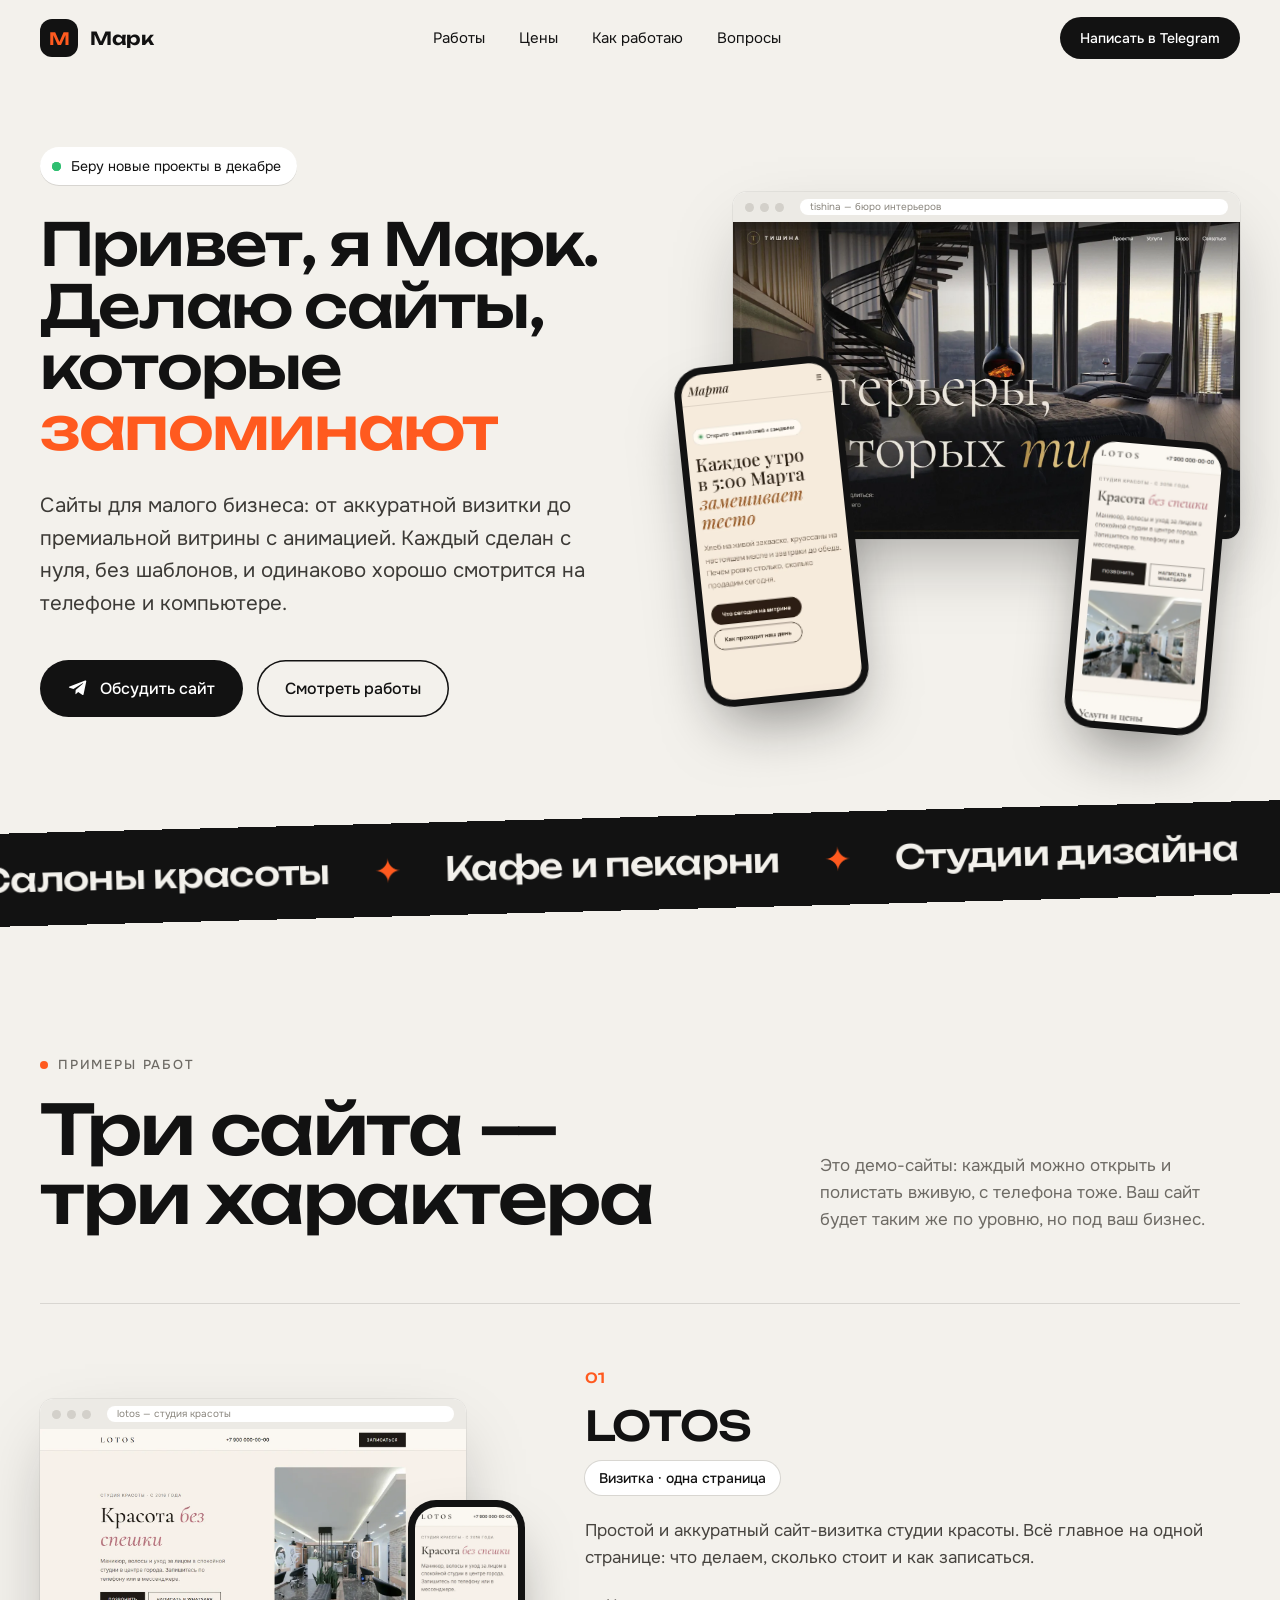
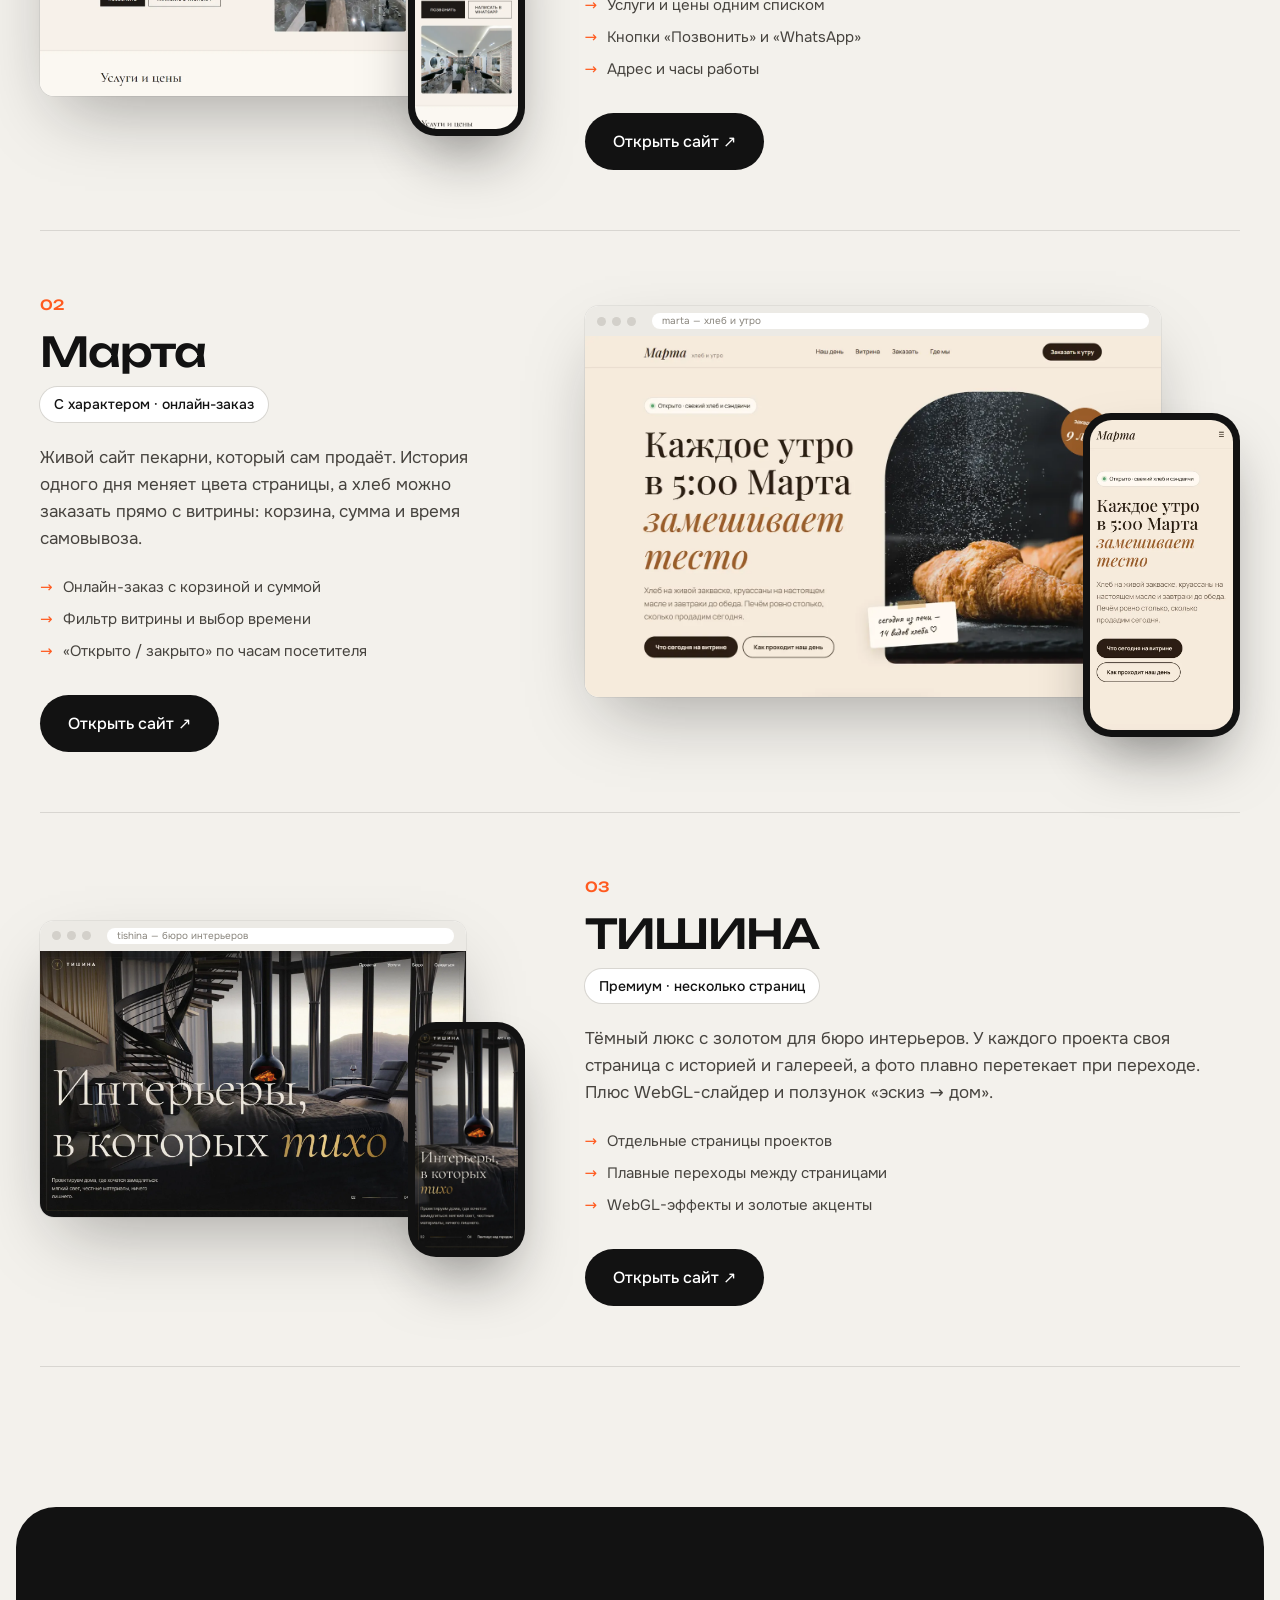
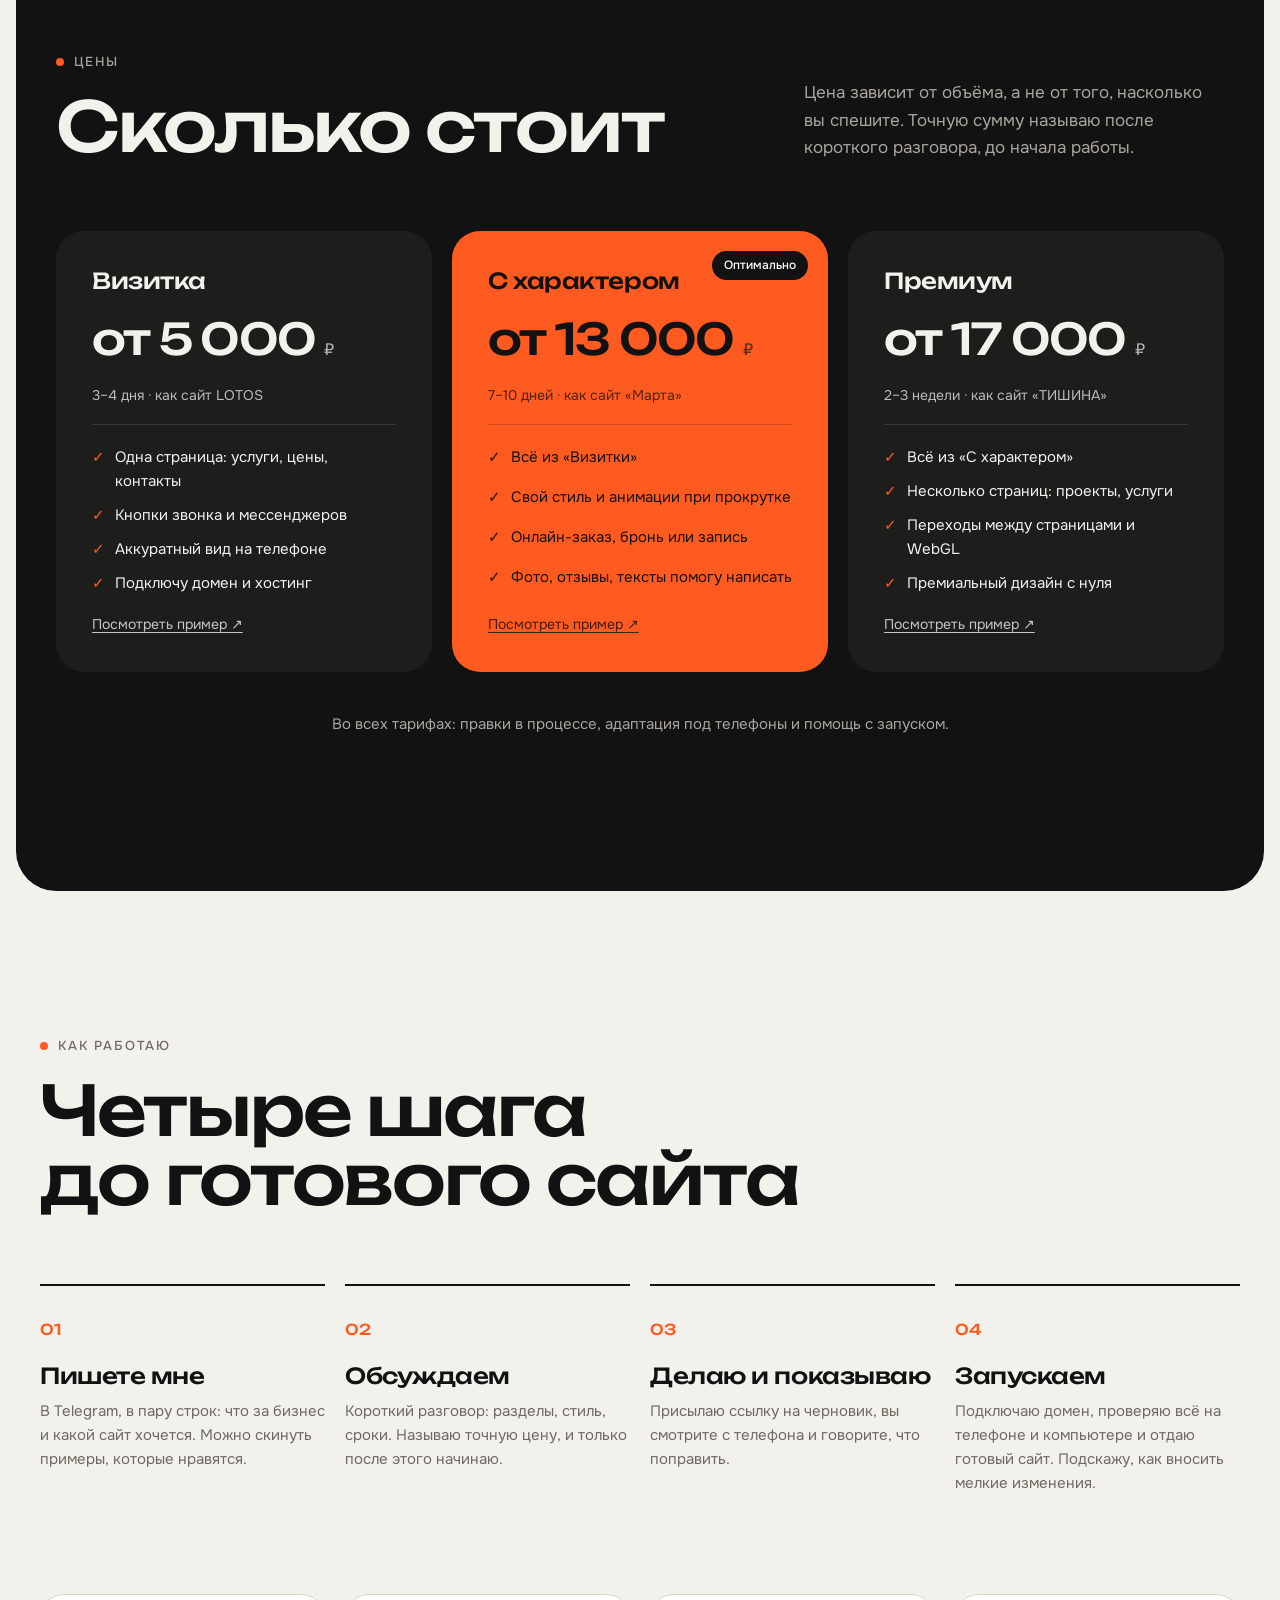
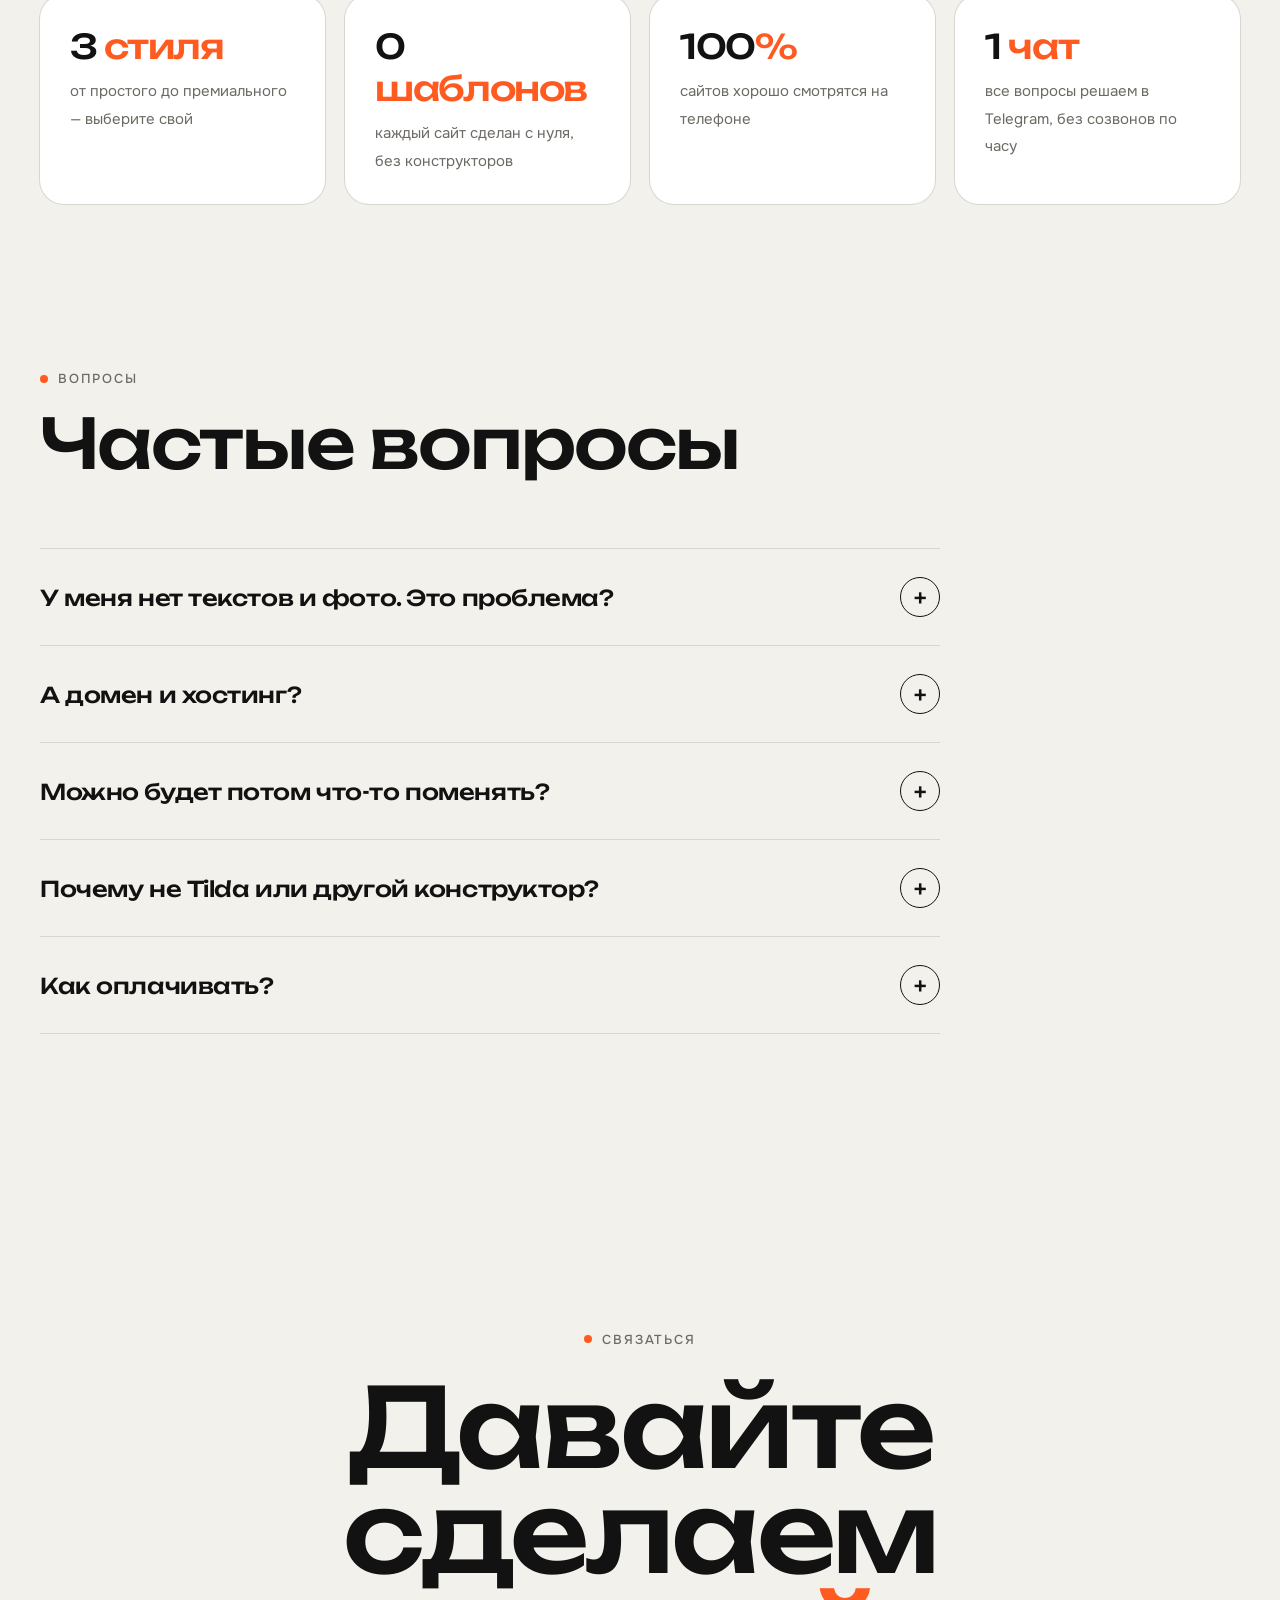
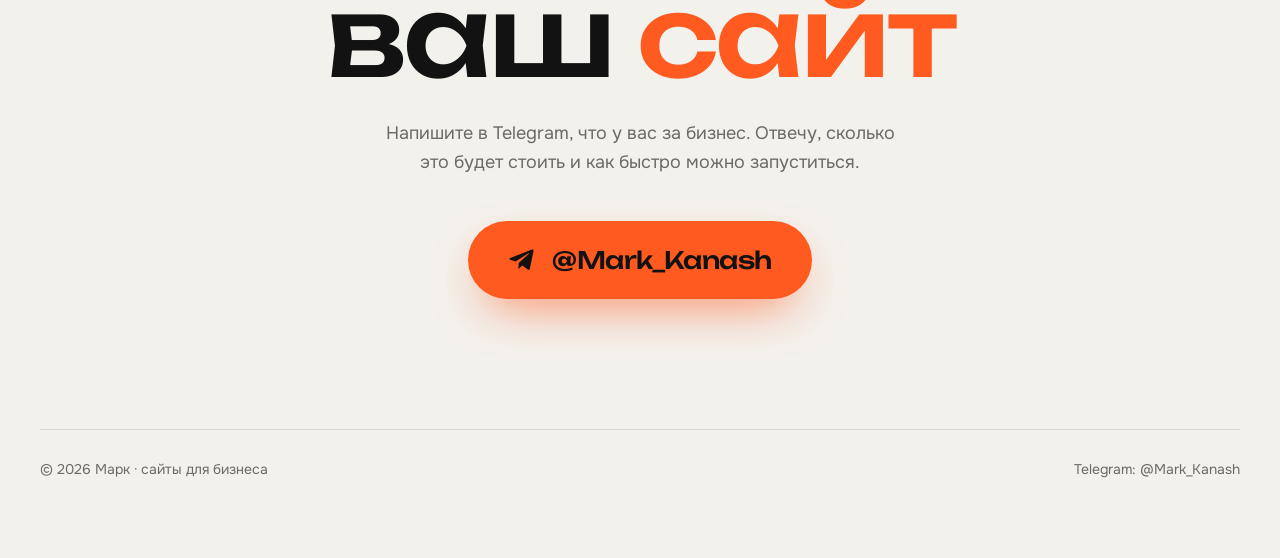
<file: index.html>
<!doctype html>
<html lang="ru">
<head>
<meta charset="utf-8">
<meta name="viewport" content="width=device-width, initial-scale=1">
<title>Марк — сайты для бизнеса</title>
<meta name="description" content="Делаю сайты для малого бизнеса: от аккуратной визитки до премиальной витрины с анимацией. Сайты с нуля, без шаблонов. Пишите в Telegram @Mark_Kanash.">
<meta name="theme-color" content="#f3f1ec">
<link rel="preload" href="fonts/4c756272dc.woff2" as="font" type="font/woff2" crossorigin><link rel="preload" href="fonts/c865567969.woff2" as="font" type="font/woff2" crossorigin><script>/* въезд первого экрана начинается, когда готовы шрифты и снимки работ (не позже 1.2 с) — без рывков и «выскакивающих» картинок */
(function(){var r=document.documentElement,byl=0,go=function(){if(byl)return;byl=1;requestAnimationFrame(function(){requestAnimationFrame(function(){r.classList.remove('zhdu')})})};
r.classList.add('zhdu');setTimeout(go,1200);
document.addEventListener('DOMContentLoaded',function(){var zhdat=[document.fonts?document.fonts.ready:0];
  document.querySelectorAll('.vis img').forEach(function(i){zhdat.push(i.decode?i.decode().catch(function(){}):0)});
  Promise.all(zhdat).then(go,go)})})();</script>
<script>/* старт всегда сверху: браузер не возвращает к старой прокрутке и к метке #… в адресе (кроме переходов внутри сайта) */if('scrollRestoration' in history)history.scrollRestoration='manual';if(location.hash&&!document.referrer.startsWith(location.origin)){history.replaceState(null,'',location.pathname+location.search);window.__vverh=1}</script>

<meta property="og:title" content="Марк — сайты для бизнеса">
<meta property="og:description" content="От аккуратной визитки до премиальной витрины с анимацией. Telegram: @Mark_Kanash">
<meta property="og:image" content="img/dizayn_pc.webp">
<link rel="icon" href="data:image/svg+xml,%3Csvg xmlns='http://www.w3.org/2000/svg' viewBox='0 0 64 64'%3E%3Crect width='64' height='64' rx='16' fill='%23121212'/%3E%3Ctext x='32' y='44' font-family='Arial' font-weight='700' font-size='34' text-anchor='middle' fill='%23ff5a1f'%3EM%3C/text%3E%3C/svg%3E">
<style>
@font-face {
  font-family: 'Onest';
  font-style: normal;
  font-weight: 400;
  font-display: swap;
  src: url(fonts/4c756272dc.woff2) format('woff2');
  unicode-range: U+0301, U+0400-045F, U+0490-0491, U+04B0-04B1, U+2116;
}
@font-face {
  font-family: 'Onest';
  font-style: normal;
  font-weight: 400;
  font-display: swap;
  src: url(fonts/cebbb52950.woff2) format('woff2');
  unicode-range: U+0000-00FF, U+0131, U+0152-0153, U+02BB-02BC, U+02C6, U+02DA, U+02DC, U+0304, U+0308, U+0329, U+2000-206F, U+20AC, U+2122, U+2191, U+2193, U+2212, U+2215, U+FEFF, U+FFFD;
}
@font-face {
  font-family: 'Onest';
  font-style: normal;
  font-weight: 500;
  font-display: swap;
  src: url(fonts/4c756272dc.woff2) format('woff2');
  unicode-range: U+0301, U+0400-045F, U+0490-0491, U+04B0-04B1, U+2116;
}
@font-face {
  font-family: 'Onest';
  font-style: normal;
  font-weight: 500;
  font-display: swap;
  src: url(fonts/cebbb52950.woff2) format('woff2');
  unicode-range: U+0000-00FF, U+0131, U+0152-0153, U+02BB-02BC, U+02C6, U+02DA, U+02DC, U+0304, U+0308, U+0329, U+2000-206F, U+20AC, U+2122, U+2191, U+2193, U+2212, U+2215, U+FEFF, U+FFFD;
}
@font-face {
  font-family: 'Onest';
  font-style: normal;
  font-weight: 600;
  font-display: swap;
  src: url(fonts/4c756272dc.woff2) format('woff2');
  unicode-range: U+0301, U+0400-045F, U+0490-0491, U+04B0-04B1, U+2116;
}
@font-face {
  font-family: 'Onest';
  font-style: normal;
  font-weight: 600;
  font-display: swap;
  src: url(fonts/cebbb52950.woff2) format('woff2');
  unicode-range: U+0000-00FF, U+0131, U+0152-0153, U+02BB-02BC, U+02C6, U+02DA, U+02DC, U+0304, U+0308, U+0329, U+2000-206F, U+20AC, U+2122, U+2191, U+2193, U+2212, U+2215, U+FEFF, U+FFFD;
}
@font-face {
  font-family: 'Unbounded';
  font-style: normal;
  font-weight: 400;
  font-display: swap;
  src: url(fonts/c865567969.woff2) format('woff2');
  unicode-range: U+0301, U+0400-045F, U+0490-0491, U+04B0-04B1, U+2116;
}
@font-face {
  font-family: 'Unbounded';
  font-style: normal;
  font-weight: 400;
  font-display: swap;
  src: url(fonts/06f2e4ae1f.woff2) format('woff2');
  unicode-range: U+0000-00FF, U+0131, U+0152-0153, U+02BB-02BC, U+02C6, U+02DA, U+02DC, U+0304, U+0308, U+0329, U+2000-206F, U+20AC, U+2122, U+2191, U+2193, U+2212, U+2215, U+FEFF, U+FFFD;
}
@font-face {
  font-family: 'Unbounded';
  font-style: normal;
  font-weight: 500;
  font-display: swap;
  src: url(fonts/c865567969.woff2) format('woff2');
  unicode-range: U+0301, U+0400-045F, U+0490-0491, U+04B0-04B1, U+2116;
}
@font-face {
  font-family: 'Unbounded';
  font-style: normal;
  font-weight: 500;
  font-display: swap;
  src: url(fonts/06f2e4ae1f.woff2) format('woff2');
  unicode-range: U+0000-00FF, U+0131, U+0152-0153, U+02BB-02BC, U+02C6, U+02DA, U+02DC, U+0304, U+0308, U+0329, U+2000-206F, U+20AC, U+2122, U+2191, U+2193, U+2212, U+2215, U+FEFF, U+FFFD;
}
@font-face {
  font-family: 'Unbounded';
  font-style: normal;
  font-weight: 600;
  font-display: swap;
  src: url(fonts/c865567969.woff2) format('woff2');
  unicode-range: U+0301, U+0400-045F, U+0490-0491, U+04B0-04B1, U+2116;
}
@font-face {
  font-family: 'Unbounded';
  font-style: normal;
  font-weight: 600;
  font-display: swap;
  src: url(fonts/06f2e4ae1f.woff2) format('woff2');
  unicode-range: U+0000-00FF, U+0131, U+0152-0153, U+02BB-02BC, U+02C6, U+02DA, U+02DC, U+0304, U+0308, U+0329, U+2000-206F, U+20AC, U+2122, U+2191, U+2193, U+2212, U+2215, U+FEFF, U+FFFD;
}
</style>
<style>
:root{--bg:#f3f1ec;--ink:#121212;--mut:#6d6a64;--line:rgba(18,18,18,.12);--acc:#ff5a1f;--card:#fff}
*{box-sizing:border-box}
html{scroll-behavior:smooth}
html,body{overflow-x:clip}
body{margin:0;background:var(--bg);color:var(--ink);font:400 17px/1.6 "Onest",system-ui,sans-serif;-webkit-font-smoothing:antialiased}
img{display:block;max-width:100%;height:auto}
a{color:inherit;text-decoration:none}
.w{max-width:1320px;margin:0 auto;padding:0 40px}
h1,h2,h3{font-family:"Unbounded",sans-serif;font-weight:500;letter-spacing:-.03em;line-height:1;margin:0}
.lbl{display:inline-flex;align-items:center;gap:10px;font:500 13px "Onest",sans-serif;letter-spacing:.14em;text-transform:uppercase;color:var(--mut)}
.lbl:before{content:"";width:8px;height:8px;border-radius:50%;background:var(--acc)}
.btn{display:inline-flex;align-items:center;gap:12px;padding:18px 28px;border-radius:60px;background:var(--ink);color:#fff;font:500 16px "Onest",sans-serif;transition:transform .3s cubic-bezier(.2,.8,.2,1),background .3s}
@media (hover:hover){.btn:hover{background:var(--acc);transform:translateY(-2px)}}
.btn svg{width:20px;height:20px;flex:none}
.btn.lt{background:transparent;color:var(--ink);box-shadow:inset 0 0 0 1.5px var(--ink)}
.btn.lt:hover{background:var(--ink);color:#fff}

/* шапка */
header{position:sticky;top:0;z-index:20;background:rgba(243,241,236,.97);border-bottom:1px solid transparent;transition:border-color .3s}
header.sc{border-color:var(--line)}
.nav{display:flex;align-items:center;justify-content:space-between;height:76px;gap:20px}
.logo{display:flex;align-items:center;gap:12px;font:600 18px "Unbounded",sans-serif;letter-spacing:-.02em}
.logo i{display:grid;place-items:center;width:38px;height:38px;border-radius:12px;background:var(--ink);color:var(--acc);font-style:normal;font-size:17px}
.nav nav{display:flex;gap:34px;font-size:15px}
.nav nav a{position:relative}
.nav nav a:after{content:"";position:absolute;left:0;right:0;bottom:-4px;height:1.5px;background:var(--acc);transform:scaleX(0);transform-origin:left;transition:transform .35s}
.nav nav a:hover:after{transform:none}
.nav .btn{padding:12px 20px;font-size:14px}
.burger{display:none;width:44px;height:44px;border-radius:50%;border:1.5px solid var(--ink);background:none;cursor:pointer;position:relative}
.burger span,.burger:before{content:"";position:absolute;left:12px;right:12px;height:1.5px;background:var(--ink);transition:transform .3s}
.burger:before{top:17px}.burger span{top:24px}
.open .burger:before{transform:translateY(3.5px) rotate(45deg)}.open .burger span{transform:translateY(-3.5px) rotate(-45deg)}

/* первый экран */
.hero{padding:70px 0 90px}
.hero .g{display:grid;grid-template-columns:1.05fr .95fr;gap:40px;align-items:center}
.status{display:inline-flex;align-items:center;gap:10px;padding:8px 16px 8px 12px;border-radius:40px;background:var(--card);font-size:14px;box-shadow:0 1px 0 var(--line)}
.status b{position:relative;width:9px;height:9px;border-radius:50%;background:#2fbf71}
.status b:after{content:"";position:absolute;inset:0;border-radius:50%;background:#2fbf71;animation:pulse 2s ease-out infinite;will-change:transform,opacity}
@keyframes pulse{0%{transform:scale(1);opacity:.55}70%,100%{transform:scale(3.2);opacity:0}}
.hero h1{font-size:clamp(38px,4.6vw,70px);margin:28px 0 0;line-height:1.04}
.hero h1 .ac{color:var(--acc)}
.rot{display:inline-grid;vertical-align:top;overflow:hidden;height:1.05em}
.rot span{grid-area:1/1;transform:translateY(105%);transition:transform .8s cubic-bezier(.7,0,.2,1)}
.rot span.on{transform:none}
.rot span.out{transform:translateY(-105%)}
.hero p.lead{font-size:clamp(18px,1.6vw,21px);color:#3c3a36;max-width:560px;margin:30px 0 40px}
.hero .cta{display:flex;gap:14px;flex-wrap:wrap}
.vis{position:relative;height:560px}
.vis .br{position:absolute;right:0;top:40px;width:92%;animation:fl 9s ease-in-out infinite;will-change:transform}
.vis .ph{position:absolute;width:30%;animation:fl 8s ease-in-out infinite;will-change:transform}
.vis .ph.a{left:0;bottom:10px;transform:rotate(-6deg);animation-delay:-3s}
.vis .ph.b{right:4%;bottom:-20px;width:26%;transform:rotate(5deg);animation-delay:-5s}
@keyframes fl{50%{translate:0 -12px}}

/* рамки «браузер» и «телефон» */
.brz{border-radius:14px;background:#fff;box-shadow:0 30px 70px -20px rgba(18,18,18,.35),0 0 0 1px rgba(18,18,18,.06);overflow:hidden}
.brz .bar{display:flex;align-items:center;gap:6px;height:30px;padding:0 12px;background:#eceae5}
.brz .bar i{width:9px;height:9px;border-radius:50%;background:#d3d0ca}
.brz .bar u{margin-left:10px;flex:1;height:16px;border-radius:8px;background:#fff;font:400 10px/16px "Onest";color:#8b877f;text-decoration:none;padding-left:10px;white-space:nowrap;overflow:hidden}
.brz img{width:100%;aspect-ratio:16/10;object-fit:cover;object-position:top}
.tel{border-radius:28px;padding:7px;background:#121212;box-shadow:0 30px 60px -18px rgba(18,18,18,.5)}
.tel img{border-radius:22px;width:100%;aspect-ratio:390/844;object-fit:cover;object-position:top}

/* бегущая строка */
.mq{background:var(--ink);color:var(--bg);overflow:hidden;padding:26px 0;transform:rotate(-1.5deg);margin:10px -20px 0}
.mq .tr{display:flex;gap:44px;width:max-content;animation:mq 34s linear infinite;font:500 clamp(22px,2.6vw,36px) "Unbounded",sans-serif;letter-spacing:-.02em;white-space:nowrap}
.mq .tr i{font-style:normal;color:var(--acc)}
.mq.off .tr{animation-play-state:paused}
@keyframes mq{to{transform:translateX(-50%)}}

/* работы */
.sec{padding:140px 0}
.sh{display:flex;justify-content:space-between;align-items:end;gap:30px;margin-bottom:70px;flex-wrap:wrap}
.sh h2{font-size:clamp(40px,5.4vw,80px);margin-top:18px}
.sh p{max-width:420px;color:var(--mut);margin:0}
.wk{display:grid;grid-template-columns:.85fr 1.15fr;gap:60px;align-items:center;padding:60px 0;border-top:1px solid var(--line)}
.wk:last-child{border-bottom:1px solid var(--line)}
.wk:nth-child(even) .tx{order:2}
.wk .no{font:500 14px "Unbounded";color:var(--acc)}
.wk h3{font-size:clamp(30px,3.2vw,46px);margin:14px 0 14px}
.tag{display:inline-block;padding:6px 14px;border-radius:30px;background:var(--card);font-size:14px;font-weight:500;box-shadow:0 0 0 1px var(--line)}
.wk p{color:#46433e;margin:22px 0}
.wk ul{list-style:none;padding:0;margin:0 0 32px;display:grid;gap:8px;font-size:15px;color:#46433e}
.wk li{display:flex;gap:10px}
.wk li:before{content:"→";color:var(--acc)}
.wk .pic{position:relative;display:block;padding:0 0 40px 0}
.wk .pic .brz{width:88%;transition:transform .6s cubic-bezier(.2,.8,.2,1)}
.wk .pic .tel{position:absolute;right:0;bottom:0;width:24%;transition:transform .6s cubic-bezier(.2,.8,.2,1)}
@media (hover:hover){.wk .pic:hover .brz{transform:translateY(-8px)}
.wk .pic:hover .tel{transform:translateY(-16px) rotate(-2deg)}}

/* тарифы */
.dark{background:var(--ink);color:var(--bg);border-radius:40px;margin:0 16px}
.dark .sh p,.dark .lbl{color:#a9a59d}
.tarif{display:grid;grid-template-columns:repeat(3,1fr);gap:20px}
.tf{border-radius:28px;padding:36px;background:#1d1d1c;display:flex;flex-direction:column;gap:18px;position:relative;transition:transform .4s cubic-bezier(.2,.8,.2,1)}
@media (hover:hover){.tf:hover{transform:translateY(-6px)}}
.tf.hi{background:var(--acc);color:#121212}
.tf .nm{font:500 22px "Unbounded",sans-serif;letter-spacing:-.02em}
.tf .pr{font:500 clamp(34px,3.4vw,46px) "Unbounded",sans-serif;letter-spacing:-.04em}
.tf .pr small{font:400 16px "Onest";letter-spacing:0;opacity:.7}
.tf .sr{font-size:14px;opacity:.75}
.tf ul{list-style:none;padding:20px 0 0;margin:0;display:grid;gap:10px;border-top:1px solid rgba(255,255,255,.12);font-size:15px;flex:1}
.tf.hi ul{border-color:rgba(18,18,18,.2)}
.tf li{display:flex;gap:10px}.tf li:before{content:"✓";color:var(--acc);font-weight:600}.tf.hi li:before{color:#121212}
.tf .pm{font-size:14px;opacity:.8}
.tf .pm a{text-decoration:underline;text-underline-offset:3px}
.tf .bd{position:absolute;top:20px;right:20px;padding:5px 12px;border-radius:30px;background:#121212;color:#fff;font-size:12px;font-weight:500}
.vse{margin-top:40px;color:#a9a59d;font-size:15px;text-align:center}

/* как работаю */
.st{display:grid;grid-template-columns:repeat(4,1fr);gap:20px;counter-reset:s}
.sp{padding:30px 0 0;border-top:2px solid var(--ink);position:relative}
.sp:before{counter-increment:s;content:"0" counter(s);font:500 15px "Unbounded";color:var(--acc)}
.sp h3{font-size:22px;margin:22px 0 12px;letter-spacing:-.02em}
.sp p{margin:0;color:var(--mut);font-size:15px}

/* плюсы */
.pl{display:grid;grid-template-columns:repeat(4,1fr);gap:20px;margin-top:100px}
.pl div{background:var(--card);border-radius:24px;padding:30px;box-shadow:0 0 0 1px var(--line)}
.pl b{display:block;font:500 34px "Unbounded",sans-serif;letter-spacing:-.04em;margin-bottom:10px}
.pl b em{font-style:normal;color:var(--acc)}
.pl span{color:var(--mut);font-size:15px}

/* вопросы */
.faq{max-width:900px}
.q{border-top:1px solid var(--line)}
.q:last-child{border-bottom:1px solid var(--line)}
.q button{all:unset;box-sizing:border-box;width:100%;display:flex;justify-content:space-between;gap:20px;align-items:center;padding:28px 0;cursor:pointer;font:500 clamp(18px,1.7vw,22px) "Unbounded",sans-serif;letter-spacing:-.02em}
.q button:focus-visible{outline:2px solid var(--acc);outline-offset:4px}
.q button i{flex:none;width:40px;height:40px;border-radius:50%;border:1.5px solid var(--ink);display:grid;place-items:center;font-style:normal;font-size:20px;transition:transform .4s,background .3s,color .3s}
.q.open button i{transform:rotate(45deg);background:var(--ink);color:#fff}
.q .a{display:grid;grid-template-rows:0fr;transition:grid-template-rows .5s cubic-bezier(.2,.8,.2,1)}
.q.open .a{grid-template-rows:1fr}
.q .a>div{overflow:hidden}
.q .a p{margin:0 0 28px;color:#46433e;max-width:720px}

/* финал */
.fin{padding:150px 0 50px;text-align:center}
.fin h2{font-size:clamp(46px,8.6vw,140px);line-height:.95}
.fin h2 span{color:var(--acc)}
.fin p{color:var(--mut);margin:30px auto 44px;max-width:520px;font-size:18px}
.tg{display:inline-flex;align-items:center;gap:16px;padding:24px 40px;border-radius:80px;background:var(--acc);color:#121212;font:500 clamp(18px,2vw,24px) "Unbounded",sans-serif;letter-spacing:-.02em;transition:transform .35s cubic-bezier(.2,.8,.2,1),box-shadow .35s;box-shadow:0 20px 50px -18px rgba(255,90,31,.8)}
.tg:hover{transform:translateY(-4px) scale(1.02)}
.tg svg{width:28px;height:28px}
footer{display:flex;justify-content:space-between;gap:20px;flex-wrap:wrap;margin-top:130px;padding:28px 0;border-top:1px solid var(--line);font-size:14px;color:var(--mut)}

.rv{opacity:0;transform:translateY(34px);transition:opacity 1s cubic-bezier(.2,.8,.2,1),transform 1s cubic-bezier(.2,.8,.2,1)}
.rv.on{opacity:1;transform:none}
.hero .ld{opacity:0;transform:translateY(24px);animation:ld 1s cubic-bezier(.2,.8,.2,1) forwards}
.zhdu .hero .ld{animation-play-state:paused}
@media (max-width:960px){.brz{box-shadow:0 14px 30px -14px rgba(18,18,18,.35),0 0 0 1px rgba(18,18,18,.06)}.tel{box-shadow:0 14px 28px -12px rgba(18,18,18,.45)}}
@keyframes ld{to{opacity:1;transform:none}}
@media (prefers-reduced-motion:reduce){*{animation:none!important;transition:none!important}.rv,.hero .ld{opacity:1;transform:none}}

@media (max-width:960px){
  .w{padding:0 20px}
  .nav{height:66px}
  .nav nav,.nav .btn{display:none}.burger{display:block}
  .open .nav nav{display:flex;position:fixed;inset:66px 0 auto;flex-direction:column;gap:0;background:var(--bg);padding:10px 20px 24px;border-bottom:1px solid var(--line);font:500 22px "Unbounded",sans-serif}
  .open .nav nav a{padding:14px 0;border-bottom:1px solid var(--line)}
  .hero{padding:40px 0 60px}
  .hero .g{grid-template-columns:1fr;gap:20px}
  .vis{height:auto;aspect-ratio:1/0.82;margin-top:10px}
  .vis .br{top:0;width:94%}
  .sec{padding:90px 0}
  .sh{margin-bottom:40px}
  .wk{grid-template-columns:1fr;gap:30px;padding:44px 0}
  .wk:nth-child(even) .tx{order:0}
  .wk .pic{order:-1}
  .tarif,.st{grid-template-columns:1fr}
  .tf{padding:28px}
  .st{gap:34px}
  .pl{grid-template-columns:1fr 1fr;gap:12px;margin-top:70px}
  .pl div{padding:22px}.pl b{font-size:26px}
  .dark{border-radius:28px;margin:0 8px}
  .fin{padding:100px 0 30px}
  .tg{padding:20px 28px}
  footer{margin-top:90px}
}
@media (max-width:420px){.pl{grid-template-columns:1fr}.btn{padding:16px 22px}}

[id]{scroll-margin-top:84px}
</style>
</head>
<body>
<header id="hd">
  <div class="w nav">
    <a class="logo" href="#"><i>М</i>Марк</a>
    <nav><a href="#raboty">Работы</a><a href="#ceny">Цены</a><a href="#kak">Как работаю</a><a href="#voprosy">Вопросы</a></nav>
    <a class="btn" href="https://t.me/Mark_Kanash" target="_blank" rel="noopener">Написать в Telegram</a>
    <button class="burger" aria-label="Меню" onclick="document.getElementById('hd').classList.toggle('open')"><span></span></button>
  </div>
</header>

<main>
<section class="hero">
  <div class="w g">
    <div>
      <span class="status ld"><b></b><span id="mes">Беру новые проекты</span></span>
      <h1 class="ld" style="animation-delay:.1s">Привет, я Марк.<br>Делаю сайты, которые <span class="rot ac" id="rot"><span class="on">продают</span><span>запоминают</span><span>цепляют</span><span>радуют глаз</span></span></h1>
      <p class="lead ld" style="animation-delay:.25s">Сайты для малого бизнеса: от аккуратной визитки до премиальной витрины с анимацией. Каждый сделан с нуля, без шаблонов, и одинаково хорошо смотрится на телефоне и компьютере.</p>
      <div class="cta ld" style="animation-delay:.4s">
        <a class="btn" href="https://t.me/Mark_Kanash" target="_blank" rel="noopener"><svg viewBox="0 0 24 24" fill="currentColor"><path d="M21.9 4.3 18.7 19.4c-.2 1-.9 1.3-1.7.8l-4.8-3.5-2.3 2.2c-.3.3-.5.5-1 .5l.3-4.9 8.9-8c.4-.3-.1-.5-.6-.2L6.5 13.2l-4.7-1.5c-1-.3-1-1 .2-1.5L20.5 3c.9-.3 1.6.2 1.4 1.3Z"/></svg>Обсудить сайт</a>
        <a class="btn lt" href="#raboty">Смотреть работы</a>
      </div>
    </div>
    <div class="vis ld" style="animation-delay:.3s" aria-hidden="true">
      <div class="br brz"><div class="bar"><i></i><i></i><i></i><u>tishina — бюро интерьеров</u></div><img src="img/dizayn_pc.webp" width="1400" height="875" alt="" fetchpriority="high"></div>
      <div class="ph a tel"><img src="img/kafe_mob.webp" width="520" height="1125" alt="" decoding="async"></div>
      <div class="ph b tel"><img src="img/salon_mob.webp" width="520" height="1125" alt="" decoding="async"></div>
    </div>
  </div>
</section>

<div class="mq" id="mq" aria-hidden="true"><div class="tr">
  <span>Салоны красоты</span><i>✦</i><span>Кафе и пекарни</span><i>✦</i><span>Студии дизайна</span><i>✦</i><span>Клиники</span><i>✦</i><span>Автосервисы</span><i>✦</i><span>Мастера и эксперты</span><i>✦</i>
  <span>Салоны красоты</span><i>✦</i><span>Кафе и пекарни</span><i>✦</i><span>Студии дизайна</span><i>✦</i><span>Клиники</span><i>✦</i><span>Автосервисы</span><i>✦</i><span>Мастера и эксперты</span><i>✦</i>
</div></div>

<section class="sec" id="raboty">
  <div class="w">
    <div class="sh"><div><span class="lbl rv">Примеры работ</span><h2 class="rv">Три сайта —<br>три характера</h2></div><p class="rv">Это демо-сайты: каждый можно открыть и полистать вживую, с телефона тоже. Ваш сайт будет таким же по уровню, но под ваш бизнес.</p></div>

    <article class="wk">
      <div class="tx rv">
        <span class="no">01</span>
        <h3>LOTOS</h3>
        <span class="tag">Визитка · одна страница</span>
        <p>Простой и аккуратный сайт-визитка студии красоты. Всё главное на одной странице: что делаем, сколько стоит и как записаться.</p>
        <ul><li>Услуги и цены одним списком</li><li>Кнопки «Позвонить» и «WhatsApp»</li><li>Адрес и часы работы</li></ul>
        <a class="btn" href="salon/" target="_blank" rel="noopener">Открыть сайт ↗</a>
      </div>
      <a class="pic rv" href="salon/" target="_blank" rel="noopener" aria-label="Открыть сайт LOTOS">
        <div class="brz"><div class="bar"><i></i><i></i><i></i><u>lotos — студия красоты</u></div><img loading="lazy" decoding="async" src="img/salon_pc.webp" width="1400" height="875" alt="Сайт студии красоты LOTOS"></div>
        <div class="tel"><img loading="lazy" decoding="async" src="img/salon_mob.webp" width="520" height="1125" alt=""></div>
      </a>
    </article>

    <article class="wk">
      <div class="tx rv">
        <span class="no">02</span>
        <h3>Марта</h3>
        <span class="tag">С характером · онлайн-заказ</span>
        <p>Живой сайт пекарни, который сам продаёт. История одного дня меняет цвета страницы, а хлеб можно заказать прямо с витрины: корзина, сумма и время самовывоза.</p>
        <ul><li>Онлайн-заказ с корзиной и суммой</li><li>Фильтр витрины и выбор времени</li><li>«Открыто / закрыто» по часам посетителя</li></ul>
        <a class="btn" href="pekarnya/" target="_blank" rel="noopener">Открыть сайт ↗</a>
      </div>
      <a class="pic rv" href="pekarnya/" target="_blank" rel="noopener" aria-label="Открыть сайт пекарни Марта">
        <div class="brz"><div class="bar"><i></i><i></i><i></i><u>marta — хлеб и утро</u></div><img loading="lazy" decoding="async" src="img/kafe_pc.webp" width="1400" height="875" alt="Сайт пекарни Марта"></div>
        <div class="tel"><img loading="lazy" decoding="async" src="img/kafe_mob.webp" width="520" height="1125" alt=""></div>
      </a>
    </article>

    <article class="wk">
      <div class="tx rv">
        <span class="no">03</span>
        <h3>ТИШИНА</h3>
        <span class="tag">Премиум · несколько страниц</span>
        <p>Тёмный люкс с золотом для бюро интерьеров. У каждого проекта своя страница с историей и галереей, а фото плавно перетекает при переходе. Плюс WebGL-слайдер и ползунок «эскиз → дом».</p>
        <ul><li>Отдельные страницы проектов</li><li>Плавные переходы между страницами</li><li>WebGL-эффекты и золотые акценты</li></ul>
        <a class="btn" href="tishina/" target="_blank" rel="noopener">Открыть сайт ↗</a>
      </div>
      <a class="pic rv" href="tishina/" target="_blank" rel="noopener" aria-label="Открыть сайт бюро ТИШИНА">
        <div class="brz"><div class="bar"><i></i><i></i><i></i><u>tishina — бюро интерьеров</u></div><img loading="lazy" decoding="async" src="img/dizayn_pc.webp" width="1400" height="875" alt="Сайт бюро интерьеров ТИШИНА"></div>
        <div class="tel"><img loading="lazy" decoding="async" src="img/dizayn_mob.webp" width="520" height="1125" alt=""></div>
      </a>
    </article>
  </div>
</section>

<section class="sec dark" id="ceny">
  <div class="w">
    <div class="sh"><div><span class="lbl rv">Цены</span><h2 class="rv">Сколько стоит</h2></div><p class="rv">Цена зависит от объёма, а не от того, насколько вы спешите. Точную сумму называю после короткого разговора, до начала работы.</p></div>
    <div class="tarif">
      <div class="tf rv">
        <span class="nm">Визитка</span>
        <span class="pr">от 5 000 <small>₽</small></span>
        <span class="sr">3–4 дня · как сайт LOTOS</span>
        <ul><li>Одна страница: услуги, цены, контакты</li><li>Кнопки звонка и мессенджеров</li><li>Аккуратный вид на телефоне</li><li>Подключу домен и хостинг</li></ul>
        <span class="pm"><a href="salon/" target="_blank" rel="noopener">Посмотреть пример ↗</a></span>
      </div>
      <div class="tf hi rv">
        <span class="bd">Оптимально</span>
        <span class="nm">С характером</span>
        <span class="pr">от 13 000 <small>₽</small></span>
        <span class="sr">7–10 дней · как сайт «Марта»</span>
        <ul><li>Всё из «Визитки»</li><li>Свой стиль и анимации при прокрутке</li><li>Онлайн-заказ, бронь или запись</li><li>Фото, отзывы, тексты помогу написать</li></ul>
        <span class="pm"><a href="pekarnya/" target="_blank" rel="noopener">Посмотреть пример ↗</a></span>
      </div>
      <div class="tf rv">
        <span class="nm">Премиум</span>
        <span class="pr">от 17 000 <small>₽</small></span>
        <span class="sr">2–3 недели · как сайт «ТИШИНА»</span>
        <ul><li>Всё из «С характером»</li><li>Несколько страниц: проекты, услуги</li><li>Переходы между страницами и WebGL</li><li>Премиальный дизайн с нуля</li></ul>
        <span class="pm"><a href="tishina/" target="_blank" rel="noopener">Посмотреть пример ↗</a></span>
      </div>
    </div>
    <p class="vse rv">Во всех тарифах: правки в процессе, адаптация под телефоны и помощь с запуском.</p>
  </div>
</section>

<section class="sec" id="kak">
  <div class="w">
    <div class="sh"><div><span class="lbl rv">Как работаю</span><h2 class="rv">Четыре шага<br>до готового сайта</h2></div></div>
    <div class="st">
      <div class="sp rv"><h3>Пишете мне</h3><p>В Telegram, в пару строк: что за бизнес и какой сайт хочется. Можно скинуть примеры, которые нравятся.</p></div>
      <div class="sp rv"><h3>Обсуждаем</h3><p>Короткий разговор: разделы, стиль, сроки. Называю точную цену, и только после этого начинаю.</p></div>
      <div class="sp rv"><h3>Делаю и показываю</h3><p>Присылаю ссылку на черновик, вы смотрите с телефона и говорите, что поправить.</p></div>
      <div class="sp rv"><h3>Запускаем</h3><p>Подключаю домен, проверяю всё на телефоне и компьютере и отдаю готовый сайт. Подскажу, как вносить мелкие изменения.</p></div>
    </div>
    <div class="pl">
      <div class="rv"><b>3<em> стиля</em></b><span>от простого до премиального — выберите свой</span></div>
      <div class="rv"><b>0<em> шаблонов</em></b><span>каждый сайт сделан с нуля, без конструкторов</span></div>
      <div class="rv"><b>100<em>%</em></b><span>сайтов хорошо смотрятся на телефоне</span></div>
      <div class="rv"><b>1<em> чат</em></b><span>все вопросы решаем в Telegram, без созвонов по часу</span></div>
    </div>
  </div>
</section>

<section class="sec" id="voprosy" style="padding-top:20px">
  <div class="w">
    <div class="sh"><div><span class="lbl rv">Вопросы</span><h2 class="rv">Частые вопросы</h2></div></div>
    <div class="faq">
      <div class="q rv"><button aria-expanded="false">У меня нет текстов и фото. Это проблема?<i>+</i></button><div class="a"><div><p>Нет. Помогу написать тексты по вашим ответам и подберу фото. Если есть свои снимки, лучше использовать их: живые фото всегда работают лучше.</p></div></div></div>
      <div class="q rv"><button aria-expanded="false">А домен и хостинг?<i>+</i></button><div class="a"><div><p>Подскажу, где взять, и всё подключу. Домен в зоне .ru обычно стоит несколько сотен рублей в год. Хостинг для такого сайта бывает бесплатным или стоит недорого.</p></div></div></div>
      <div class="q rv"><button aria-expanded="false">Можно будет потом что-то поменять?<i>+</i></button><div class="a"><div><p>Да. Правки по ходу работы входят в цену. После запуска мелкие изменения вроде цен или телефона делаю быстро, договоримся заранее.</p></div></div></div>
      <div class="q rv"><button aria-expanded="false">Почему не Tilda или другой конструктор?<i>+</i></button><div class="a"><div><p>Сайт с нуля не похож на тысячи других и не требует ежемесячной подписки на конструктор. А эффекты, как в примерах, в конструкторе часто просто не сделать.</p></div></div></div>
      <div class="q rv"><button aria-expanded="false">Как оплачивать?<i>+</i></button><div class="a"><div><p>Обычно частями: предоплата перед стартом и остаток после того, как вы приняли готовый сайт. Детали обсудим в переписке.</p></div></div></div>
    </div>
  </div>
</section>

<section class="fin" id="kontakt">
  <div class="w">
    <span class="lbl rv">Связаться</span>
    <h2 class="rv" style="margin-top:24px">Давайте сделаем<br>ваш <span>сайт</span></h2>
    <p class="rv">Напишите в Telegram, что у вас за бизнес. Отвечу, сколько это будет стоить и как быстро можно запуститься.</p>
    <a class="tg rv" href="https://t.me/Mark_Kanash" target="_blank" rel="noopener"><svg viewBox="0 0 24 24" fill="currentColor"><path d="M21.9 4.3 18.7 19.4c-.2 1-.9 1.3-1.7.8l-4.8-3.5-2.3 2.2c-.3.3-.5.5-1 .5l.3-4.9 8.9-8c.4-.3-.1-.5-.6-.2L6.5 13.2l-4.7-1.5c-1-.3-1-1 .2-1.5L20.5 3c.9-.3 1.6.2 1.4 1.3Z"/></svg>@Mark_Kanash</a>
    <footer><span>© <span id="god">2026</span> Марк · сайты для бизнеса</span><span>Telegram: <a href="https://t.me/Mark_Kanash" target="_blank" rel="noopener">@Mark_Kanash</a></span></footer>
  </div>
</section>
</main>

<script>
(()=>{
const reduce=matchMedia('(prefers-reduced-motion: reduce)').matches;
// месяц в статусе и год в подвале
const M=['январе','феврале','марте','апреле','мае','июне','июле','августе','сентябре','октябре','ноябре','декабре'],d=new Date();
document.getElementById('mes').textContent='Беру новые проекты в '+M[d.getMonth()];
document.getElementById('god').textContent=d.getFullYear();
// шапка с линией при прокрутке
const hd=document.getElementById('hd');addEventListener('scroll',()=>hd.classList.toggle('sc',scrollY>10),{passive:true});
document.querySelectorAll('.nav nav a').forEach(a=>a.onclick=()=>hd.classList.remove('open'));
// меняющееся слово в заголовке
const sl=[...document.querySelectorAll('#rot span')];let i=0;
if(!reduce)setInterval(()=>{if(document.hidden)return;const a=sl[i];i=(i+1)%sl.length;const b=sl[i];a.classList.remove('on');a.classList.add('out');b.classList.remove('out');b.classList.add('on');setTimeout(()=>a.classList.remove('out'),850)},2400);
// ширина под самое длинное слово, чтобы строка не прыгала
const rot=document.getElementById('rot'),shir=()=>{rot.style.width='';rot.style.width=Math.max(...sl.map(s=>s.scrollWidth))+'px'};
shir();document.fonts&&document.fonts.ready.then(shir);addEventListener('resize',shir);
// появление при прокрутке
const io=new IntersectionObserver(es=>es.forEach(e=>{if(e.isIntersecting){e.target.classList.add('on');io.unobserve(e.target)}}),{rootMargin:'0px 0px -8% 0px'});
document.querySelectorAll('.rv').forEach(el=>io.observe(el));
new IntersectionObserver(([e])=>document.getElementById('mq').classList.toggle('off',!e.isIntersecting)).observe(document.getElementById('mq'));
// вопросы
document.querySelectorAll('.q button').forEach(b=>b.onclick=()=>{const q=b.parentElement,o=q.classList.toggle('open');b.setAttribute('aria-expanded',o)});
})();
</script>
<script>
(()=>{/* кнопки-ссылки на блоки страницы: плавная прокрутка без метки #… в адресе */
const r=document.documentElement,vverh=()=>{if(window.__vverh&&!window.__tronul){r.style.scrollBehavior='auto';scrollTo(0,0);r.style.scrollBehavior=''}};
['touchstart','wheel','keydown'].forEach(t=>addEventListener(t,()=>window.__tronul=1,{once:true,passive:true}));
vverh();addEventListener('load',vverh);
document.addEventListener('click',e=>{const a=e.target.closest('a[href^="#"]');if(!a)return;const h=a.getAttribute('href');if(h.length<2)return;const el=document.getElementById(h.slice(1));if(!el)return;
  e.preventDefault();el.scrollIntoView({behavior:matchMedia('(prefers-reduced-motion: reduce)').matches?'auto':'smooth',block:'start'})});
})();
</script>
</body>
</html>
</file>
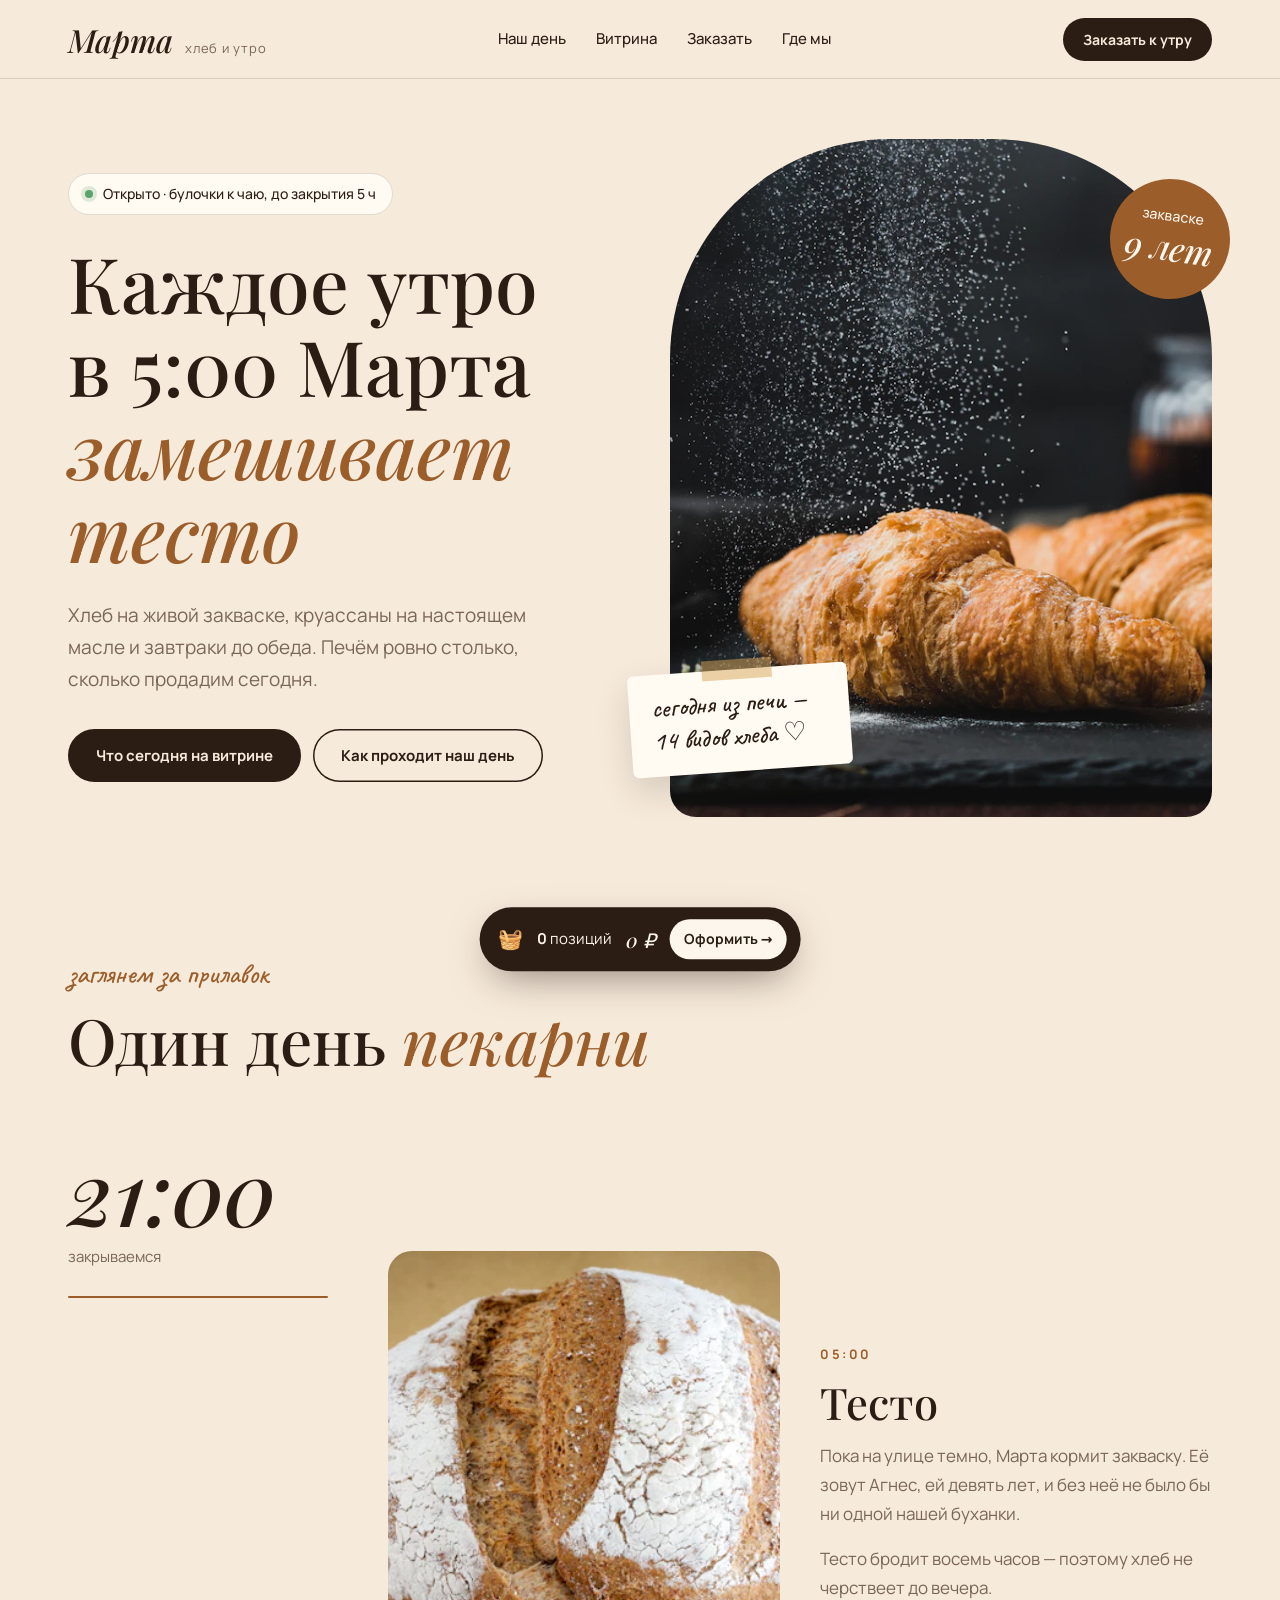
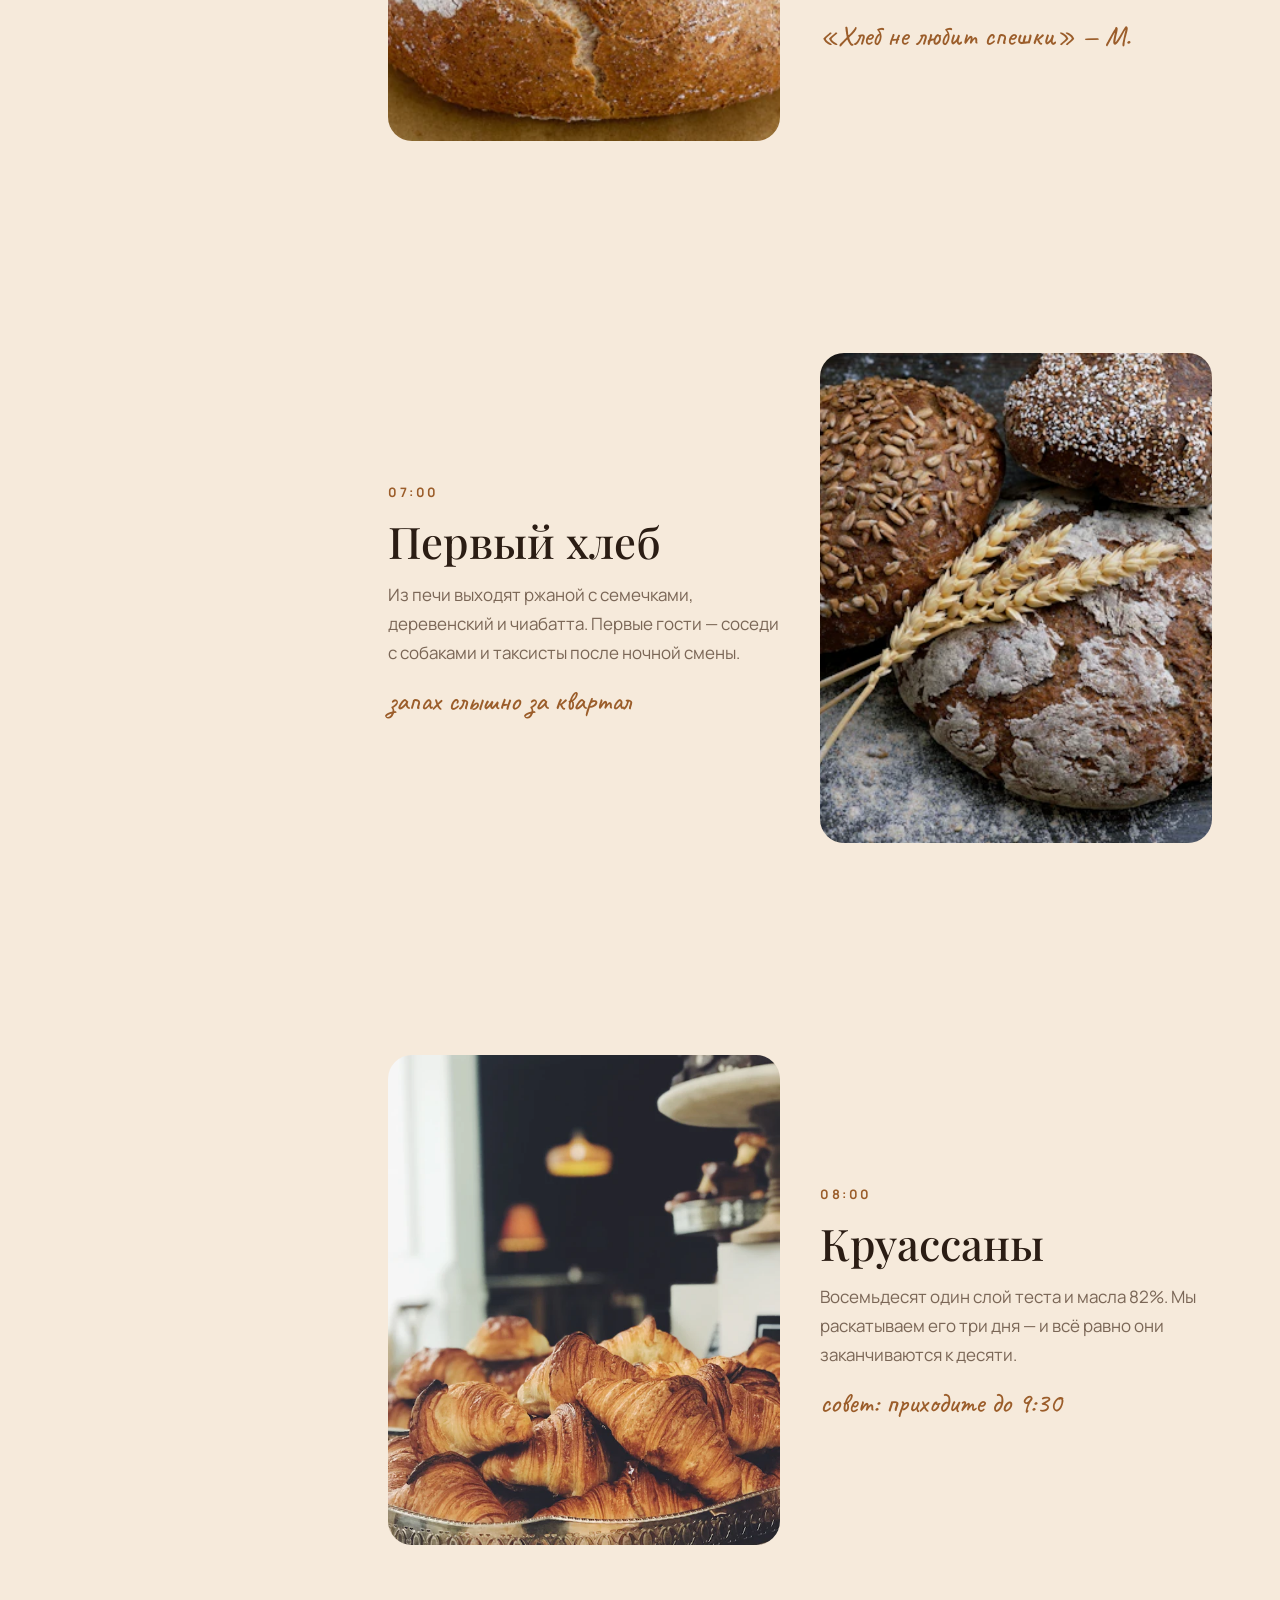
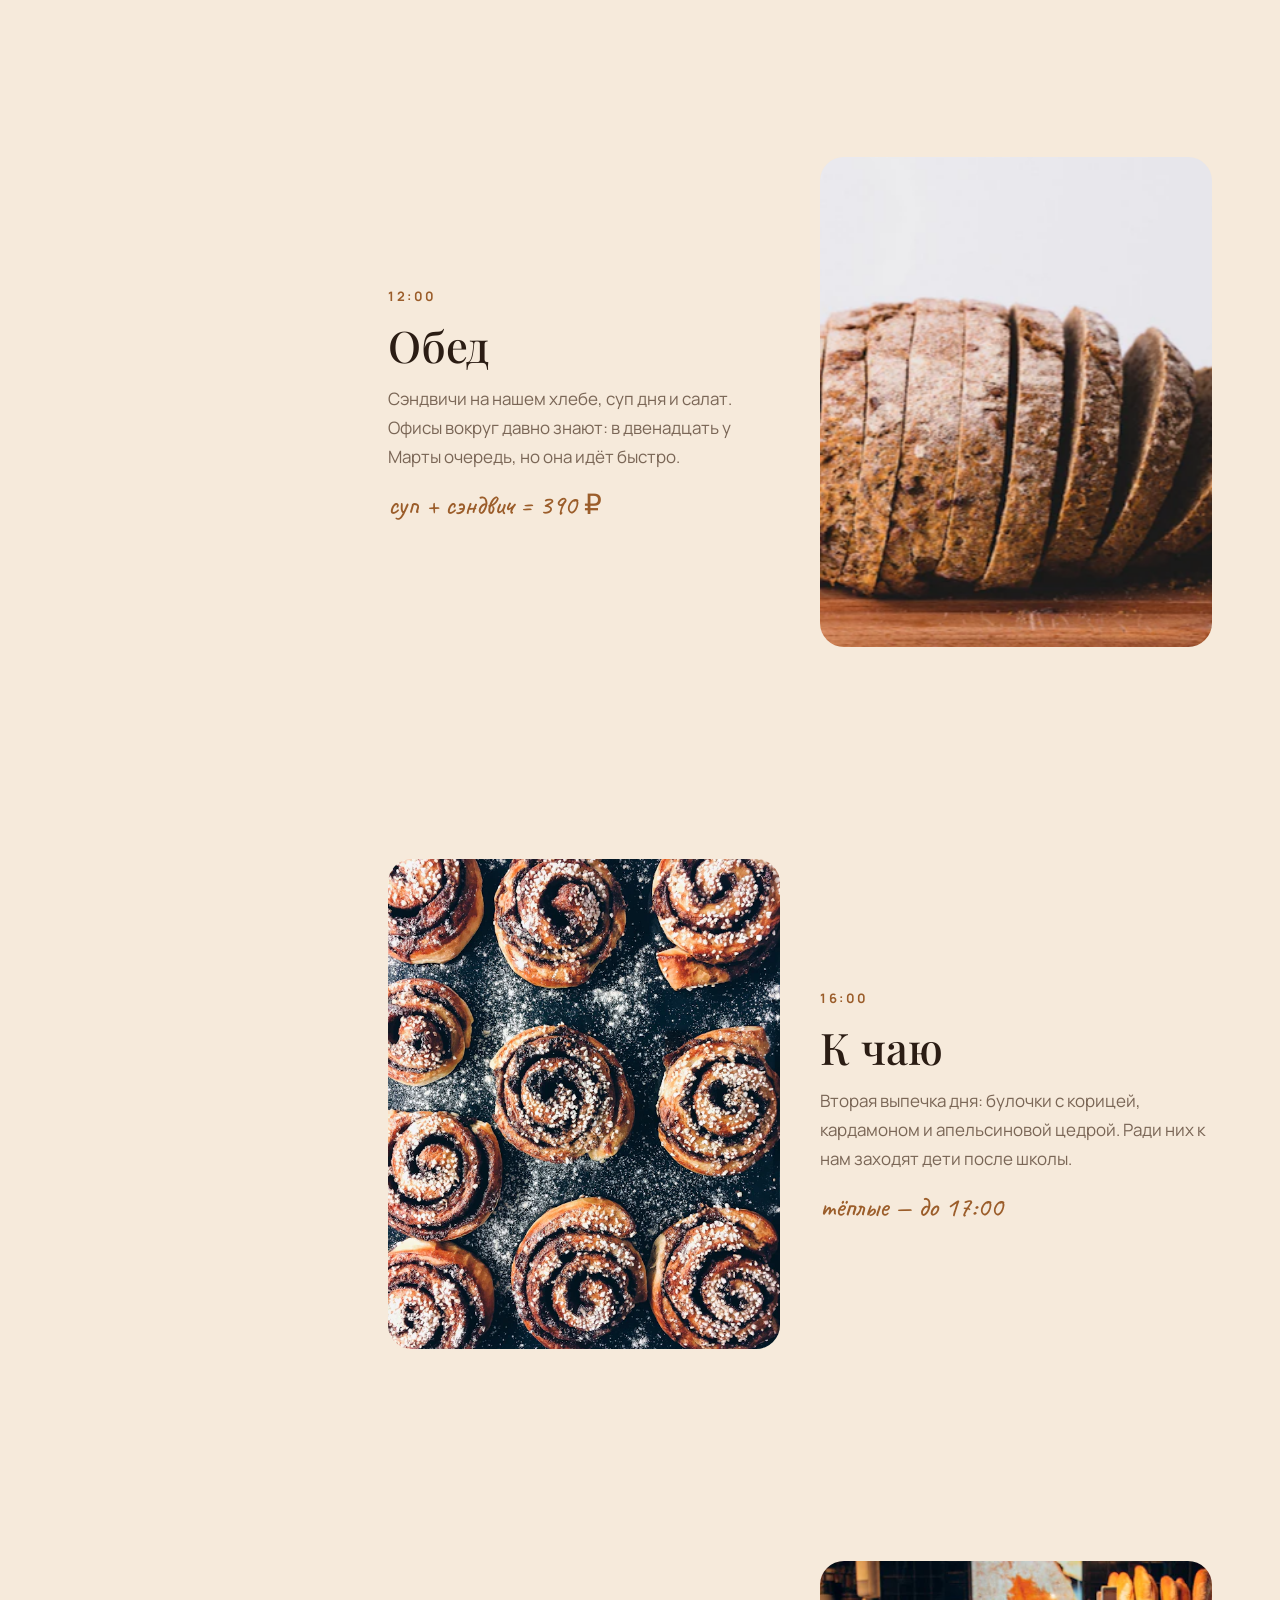
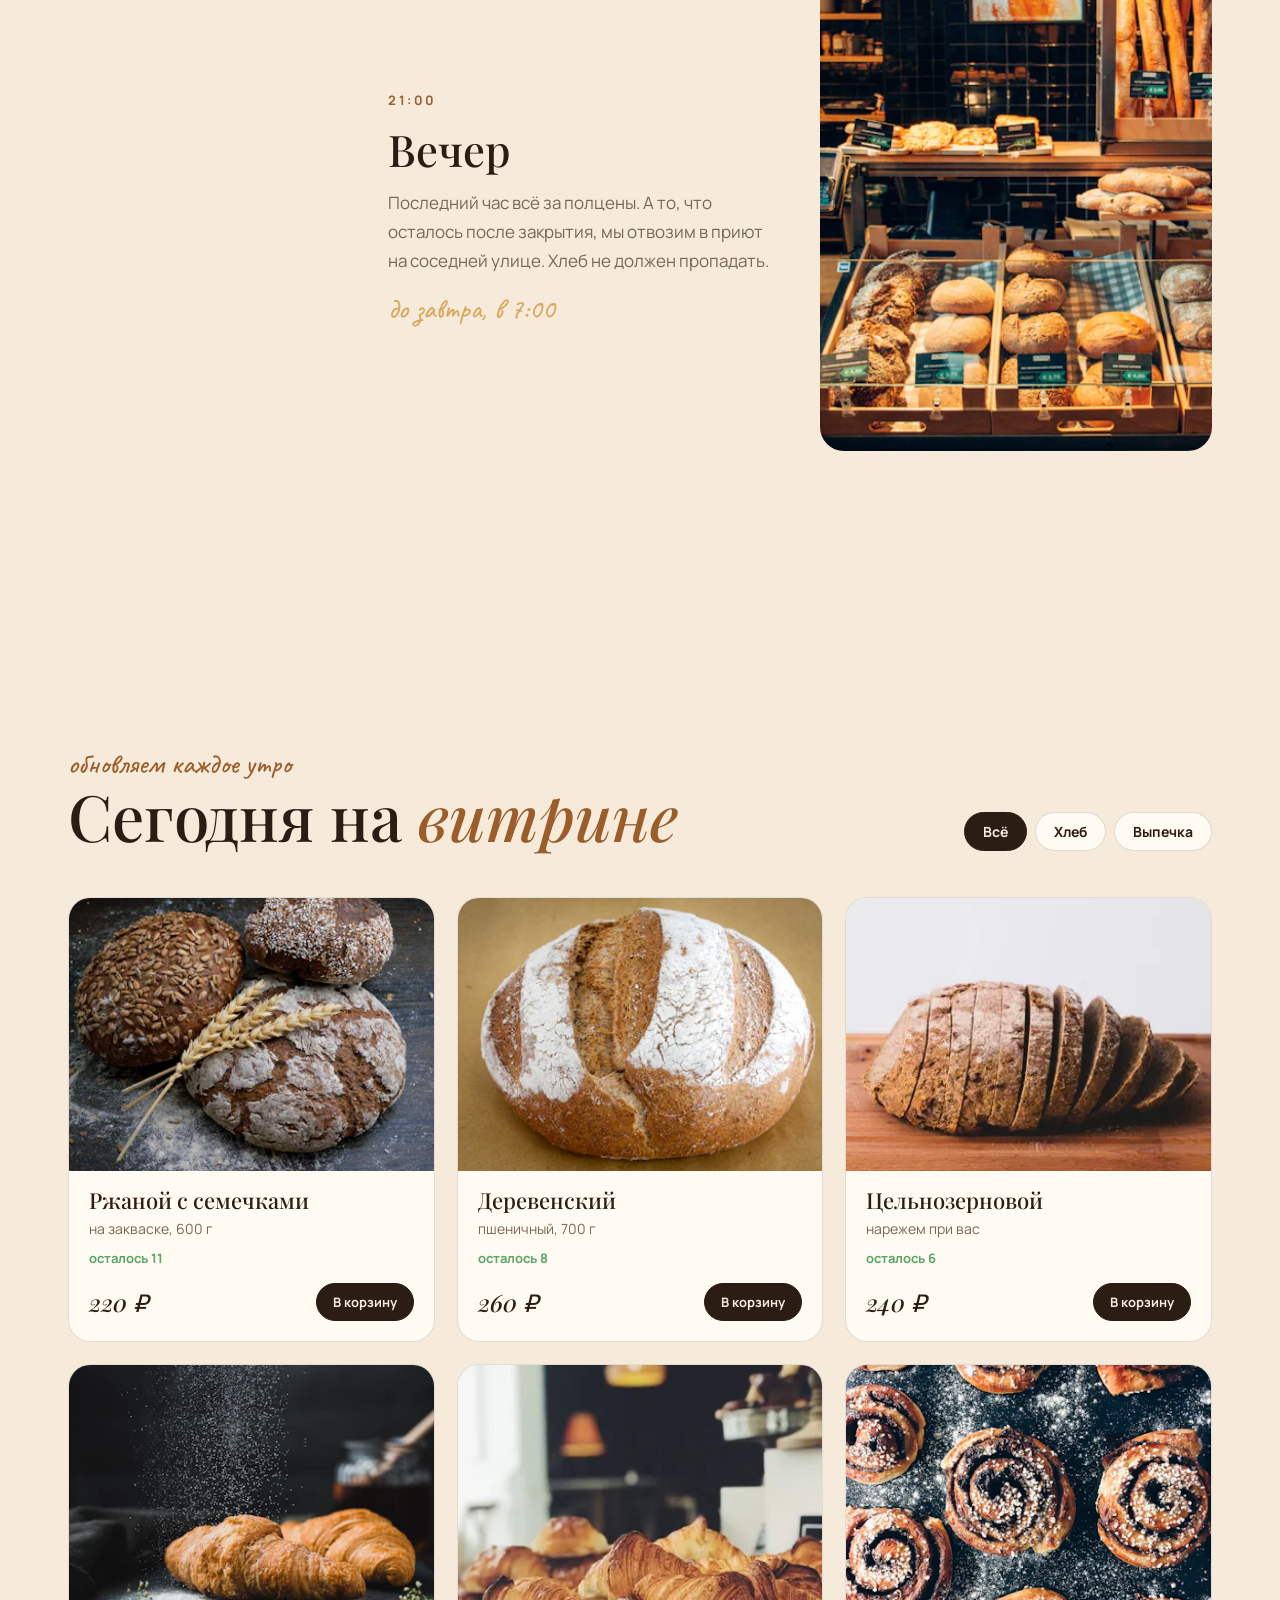
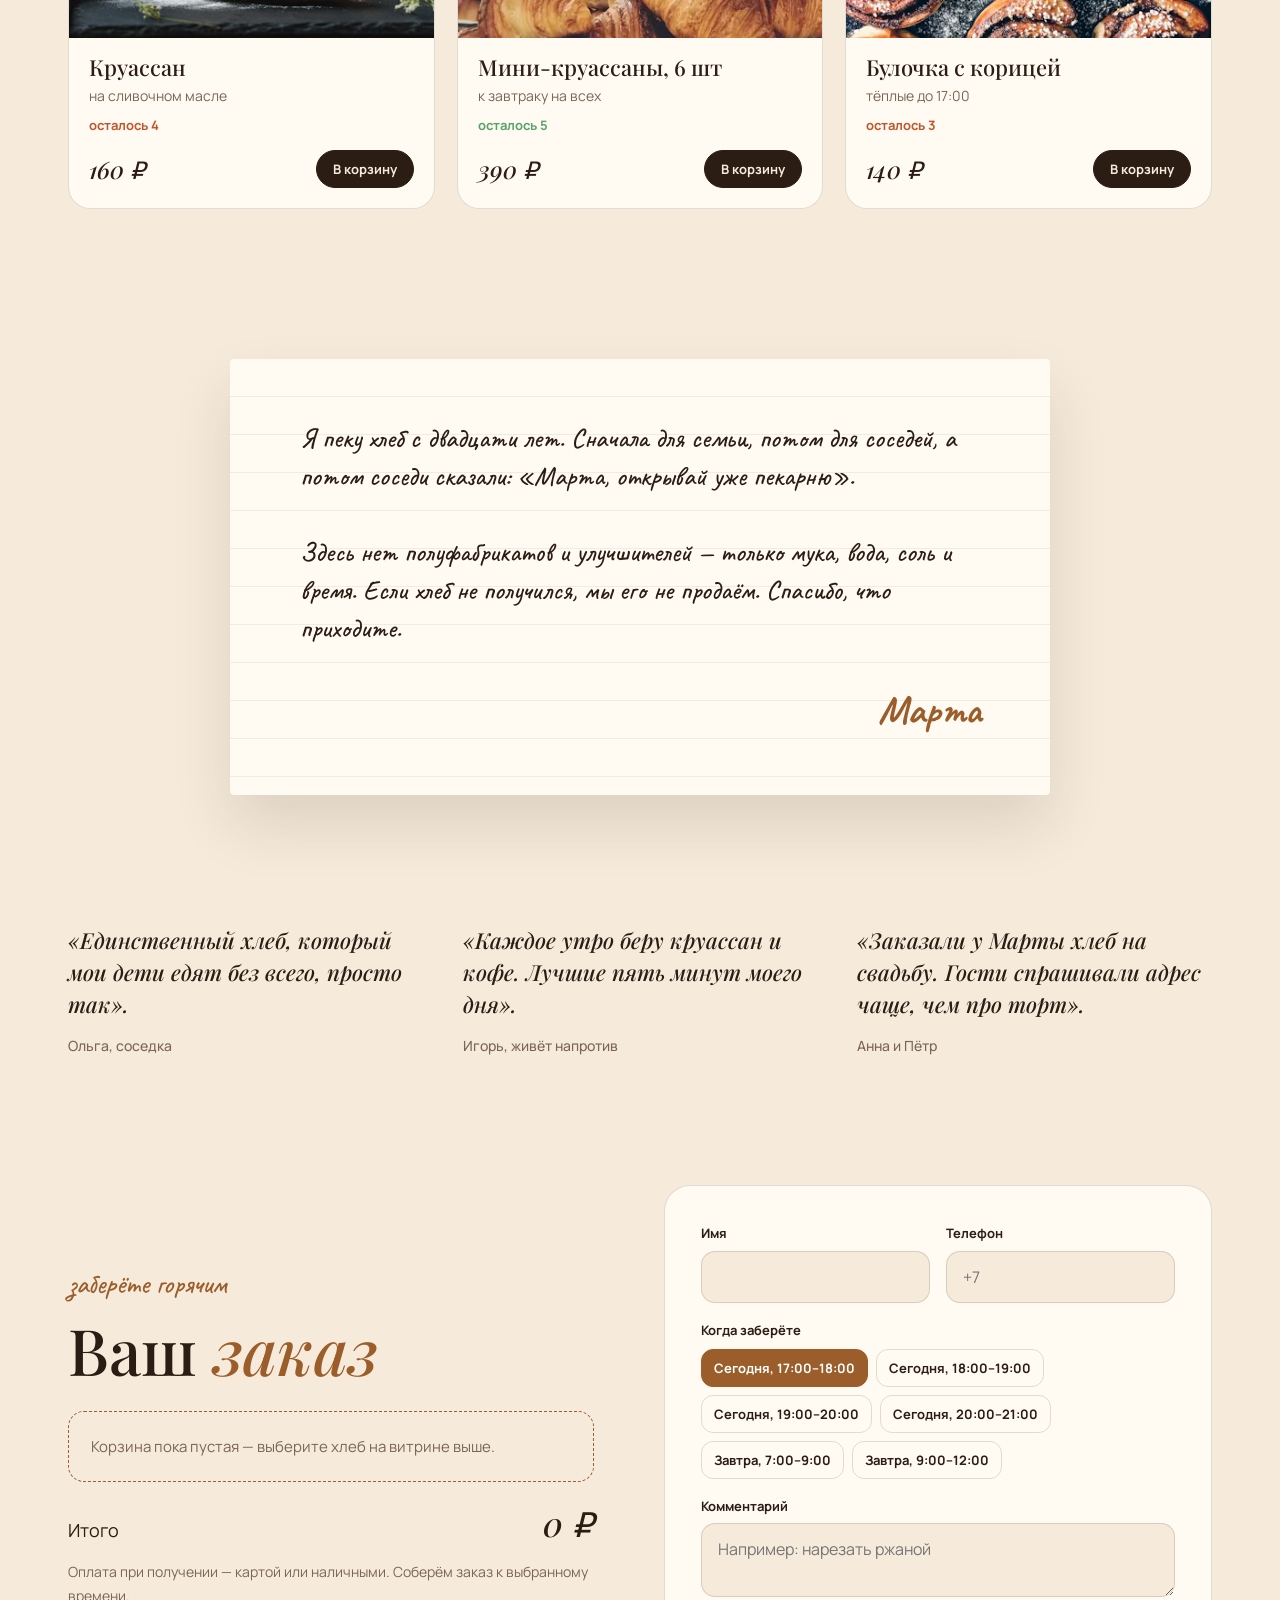
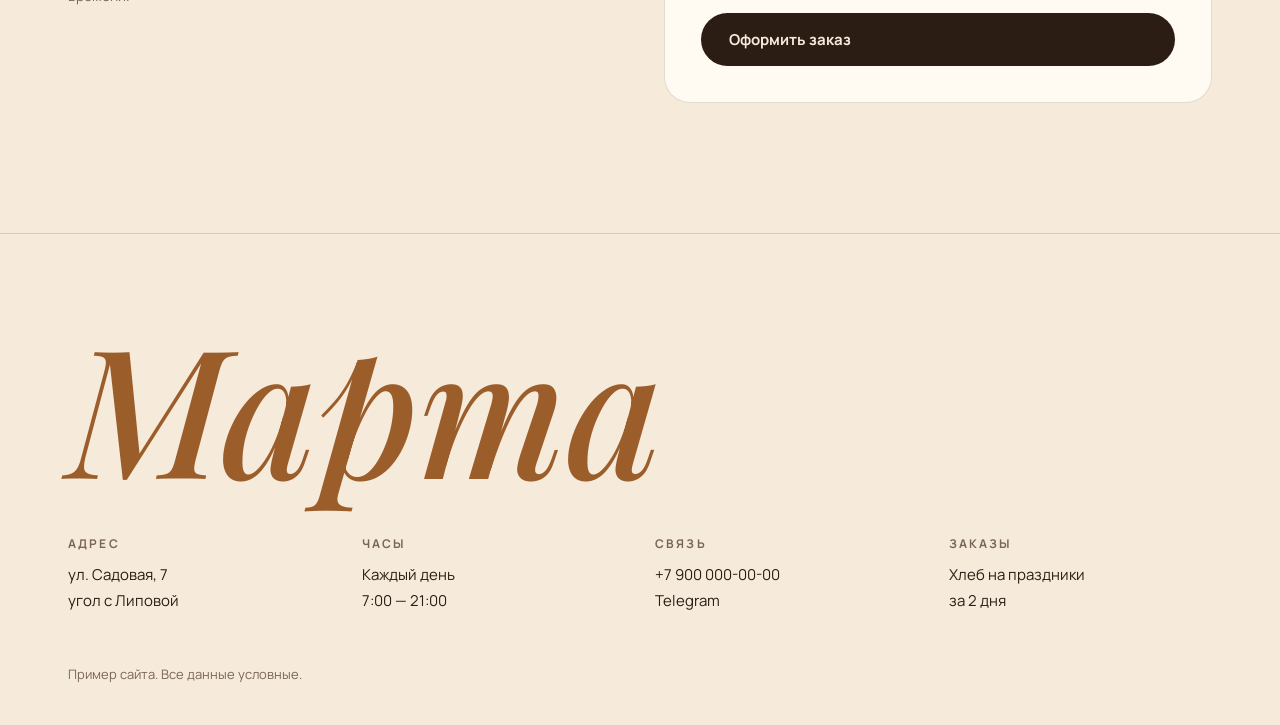
<file: pekarnya/index.html>
<!doctype html>
<html lang="ru">
<head>
<meta charset="utf-8">
<meta name="viewport" content="width=device-width, initial-scale=1">
<title>Марта — хлеб и утро</title>
<meta name="description" content="Пекарня «Марта»: хлеб на живой закваске, круассаны и завтраки. Каждое утро с 5:00 печём то, что продадим сегодня.">
<meta name="theme-color" content="#f6eadb">
<script>/* старт всегда сверху: браузер не возвращает к старой прокрутке и к метке #… в адресе (кроме переходов внутри сайта) */if('scrollRestoration' in history)history.scrollRestoration='manual';if(location.hash&&!document.referrer.startsWith(location.origin)){history.replaceState(null,'',location.pathname+location.search);window.__vverh=1}</script>
<style>
@font-face {
  font-family: 'Caveat';
  font-style: normal;
  font-weight: 500;
  font-display: swap;
  src: url(fonts/12c256a42c.woff2) format('woff2');
  unicode-range: U+0301, U+0400-045F, U+0490-0491, U+04B0-04B1, U+2116;
}
@font-face {
  font-family: 'Caveat';
  font-style: normal;
  font-weight: 500;
  font-display: swap;
  src: url(fonts/14ecf1bb08.woff2) format('woff2');
  unicode-range: U+0000-00FF, U+0131, U+0152-0153, U+02BB-02BC, U+02C6, U+02DA, U+02DC, U+0304, U+0308, U+0329, U+2000-206F, U+20AC, U+2122, U+2191, U+2193, U+2212, U+2215, U+FEFF, U+FFFD;
}
@font-face {
  font-family: 'Caveat';
  font-style: normal;
  font-weight: 700;
  font-display: swap;
  src: url(fonts/12c256a42c.woff2) format('woff2');
  unicode-range: U+0301, U+0400-045F, U+0490-0491, U+04B0-04B1, U+2116;
}
@font-face {
  font-family: 'Caveat';
  font-style: normal;
  font-weight: 700;
  font-display: swap;
  src: url(fonts/14ecf1bb08.woff2) format('woff2');
  unicode-range: U+0000-00FF, U+0131, U+0152-0153, U+02BB-02BC, U+02C6, U+02DA, U+02DC, U+0304, U+0308, U+0329, U+2000-206F, U+20AC, U+2122, U+2191, U+2193, U+2212, U+2215, U+FEFF, U+FFFD;
}
@font-face {
  font-family: 'Manrope';
  font-style: normal;
  font-weight: 400;
  font-display: swap;
  src: url(fonts/9f286813e9.woff2) format('woff2');
  unicode-range: U+0301, U+0400-045F, U+0490-0491, U+04B0-04B1, U+2116;
}
@font-face {
  font-family: 'Manrope';
  font-style: normal;
  font-weight: 400;
  font-display: swap;
  src: url(fonts/66cfc06567.woff2) format('woff2');
  unicode-range: U+0000-00FF, U+0131, U+0152-0153, U+02BB-02BC, U+02C6, U+02DA, U+02DC, U+0304, U+0308, U+0329, U+2000-206F, U+20AC, U+2122, U+2191, U+2193, U+2212, U+2215, U+FEFF, U+FFFD;
}
@font-face {
  font-family: 'Manrope';
  font-style: normal;
  font-weight: 500;
  font-display: swap;
  src: url(fonts/9f286813e9.woff2) format('woff2');
  unicode-range: U+0301, U+0400-045F, U+0490-0491, U+04B0-04B1, U+2116;
}
@font-face {
  font-family: 'Manrope';
  font-style: normal;
  font-weight: 500;
  font-display: swap;
  src: url(fonts/66cfc06567.woff2) format('woff2');
  unicode-range: U+0000-00FF, U+0131, U+0152-0153, U+02BB-02BC, U+02C6, U+02DA, U+02DC, U+0304, U+0308, U+0329, U+2000-206F, U+20AC, U+2122, U+2191, U+2193, U+2212, U+2215, U+FEFF, U+FFFD;
}
@font-face {
  font-family: 'Manrope';
  font-style: normal;
  font-weight: 700;
  font-display: swap;
  src: url(fonts/9f286813e9.woff2) format('woff2');
  unicode-range: U+0301, U+0400-045F, U+0490-0491, U+04B0-04B1, U+2116;
}
@font-face {
  font-family: 'Manrope';
  font-style: normal;
  font-weight: 700;
  font-display: swap;
  src: url(fonts/66cfc06567.woff2) format('woff2');
  unicode-range: U+0000-00FF, U+0131, U+0152-0153, U+02BB-02BC, U+02C6, U+02DA, U+02DC, U+0304, U+0308, U+0329, U+2000-206F, U+20AC, U+2122, U+2191, U+2193, U+2212, U+2215, U+FEFF, U+FFFD;
}
@font-face {
  font-family: 'Playfair Display';
  font-style: italic;
  font-weight: 500;
  font-display: swap;
  src: url(fonts/7ff9b83f7f.woff2) format('woff2');
  unicode-range: U+0301, U+0400-045F, U+0490-0491, U+04B0-04B1, U+2116;
}
@font-face {
  font-family: 'Playfair Display';
  font-style: italic;
  font-weight: 500;
  font-display: swap;
  src: url(fonts/1a295b18d2.woff2) format('woff2');
  unicode-range: U+0000-00FF, U+0131, U+0152-0153, U+02BB-02BC, U+02C6, U+02DA, U+02DC, U+0304, U+0308, U+0329, U+2000-206F, U+20AC, U+2122, U+2191, U+2193, U+2212, U+2215, U+FEFF, U+FFFD;
}
@font-face {
  font-family: 'Playfair Display';
  font-style: normal;
  font-weight: 500;
  font-display: swap;
  src: url(fonts/71b74c6da9.woff2) format('woff2');
  unicode-range: U+0301, U+0400-045F, U+0490-0491, U+04B0-04B1, U+2116;
}
@font-face {
  font-family: 'Playfair Display';
  font-style: normal;
  font-weight: 500;
  font-display: swap;
  src: url(fonts/4b8474e119.woff2) format('woff2');
  unicode-range: U+0000-00FF, U+0131, U+0152-0153, U+02BB-02BC, U+02C6, U+02DA, U+02DC, U+0304, U+0308, U+0329, U+2000-206F, U+20AC, U+2122, U+2191, U+2193, U+2212, U+2215, U+FEFF, U+FFFD;
}
</style>
<style>
:root{--bg:#f6eadb;--ink:#2b1d14;--mut:#7a6656;--crust:#9b5d2a;--wheat:#d9a85b;--card:#fffaf2;--line:rgba(43,29,20,.14)}
*{box-sizing:border-box}
html{scroll-behavior:smooth}
html,body{overflow-x:clip}
html{background:#f6eadb}
body{margin:0;color:var(--ink);font:400 17px/1.7 Manrope,system-ui,sans-serif;-webkit-font-smoothing:antialiased;transition:color 0s linear .45s}
/* фон — отдельный слой на видеокарте: плавно меняется только он, текст переключается один раз на середине */
body:before{content:"";position:fixed;inset:-10vh 0;z-index:-1;background:var(--bg);transition:background-color .9s ease;will-change:transform;transform:translateZ(0);pointer-events:none}
img{display:block;max-width:100%;height:auto}
a{color:inherit;text-decoration:none}
.w{max-width:1200px;margin:0 auto;padding:0 28px}
h1,h2,h3{font-family:"Playfair Display",Georgia,serif;font-weight:500;line-height:1.08;margin:0}
em{font-style:italic;color:var(--crust)}
.hand{font:500 28px/1.2 Caveat,cursive;color:var(--crust)}
.btn{display:inline-flex;align-items:center;gap:10px;padding:16px 28px;border-radius:999px;background:var(--ink);color:var(--bg);font:700 15px Manrope,sans-serif;border:0;cursor:pointer;transition:transform .25s,background .25s}
@media (hover:hover){.btn:hover{transform:translateY(-2px);background:var(--crust)}}
.btn.line{background:transparent;color:var(--ink);box-shadow:inset 0 0 0 1.5px var(--ink)}
.btn.line:hover{background:var(--ink);color:var(--bg)}

header{position:sticky;top:0;z-index:30;background:var(--bg);border-bottom:1px solid var(--line);transition:background-color .9s}
.nav{display:flex;align-items:center;justify-content:space-between;height:78px;gap:20px}
.logo{display:flex;align-items:baseline;gap:12px}
.logo b{font:italic 500 32px "Playfair Display",serif}
.logo span{font-size:13px;color:var(--mut);letter-spacing:.06em}
.menu{display:flex;gap:30px;font-weight:500;font-size:15px}
.menu a:hover{color:var(--crust)}
.nav .btn{padding:12px 20px;font-size:14px}
.burger{display:none;background:none;border:0;font-size:26px;cursor:pointer;color:var(--ink)}

/* первый экран */
.hero{padding:60px 0 100px}
.hero .w{display:grid;grid-template-columns:1fr 1fr;gap:60px;align-items:center}
.now{display:inline-flex;align-items:center;gap:10px;padding:8px 16px;border-radius:999px;background:var(--card);border:1px solid var(--line);font-size:14px;font-weight:500}
.now i{width:8px;height:8px;border-radius:50%;background:#5aa469;box-shadow:0 0 0 4px rgba(90,164,105,.2)}
.hero h1{font-size:clamp(46px,6vw,86px);margin:26px 0}
.hero p{font-size:19px;color:var(--mut);max-width:480px;margin:0 0 34px}
.hero .cta{display:flex;gap:12px;flex-wrap:wrap}
.pic{position:relative}
.pic .ph{border-radius:220px 220px 26px 26px;overflow:hidden;aspect-ratio:4/5;background:#e7d3bb}
.pic .ph img{width:100%;height:100%;object-fit:cover}
.note{position:absolute;left:-40px;bottom:46px;background:var(--card);padding:18px 22px;border-radius:6px;box-shadow:0 14px 34px rgba(43,29,20,.16);transform:rotate(-4deg);max-width:220px}
.note:before{content:"";position:absolute;top:-10px;left:50%;width:70px;height:20px;margin-left:-35px;background:rgba(217,168,91,.5)}
.note .hand{font-size:26px;color:var(--ink)}
.temp{position:absolute;right:-18px;top:40px;width:120px;height:120px;border-radius:50%;background:var(--crust);color:#fdf6ec;display:grid;place-items:center;text-align:center;font:500 14px/1.2 Manrope,sans-serif;transform:rotate(8deg)}
.temp b{display:block;font:italic 500 34px "Playfair Display",serif}

/* один день пекарни */
.day{padding:40px 0 60px}
.day .intro{max-width:720px;margin-bottom:70px}
.day .intro h2{font-size:clamp(40px,5vw,72px);margin-top:14px}
.tl{display:grid;grid-template-columns:260px 1fr;gap:60px}
.clock{position:sticky;top:120px;align-self:start}
.clock b{display:block;font:italic 500 clamp(64px,7vw,104px)/1 "Playfair Display",serif}
.clock span{display:block;margin-top:10px;color:var(--mut);font-size:15px}
.bar{height:2px;background:var(--line);margin-top:26px;border-radius:2px;overflow:hidden}
.bar i{display:block;height:100%;width:0;background:var(--crust);transition:width .8s ease}
.ch{display:grid;grid-template-columns:1fr 1fr;gap:40px;align-items:center;min-height:78vh;padding:40px 0}
.ch .ph{border-radius:24px;overflow:hidden;aspect-ratio:4/5}
.ch .ph img{width:100%;height:100%;object-fit:cover;transform:scale(1.08);transition:transform 1.6s cubic-bezier(.2,.7,.1,1)}
.ch.on .ph img{transform:none}
.ch .tm{font:700 13px Manrope,sans-serif;letter-spacing:.2em;color:var(--crust)}
.ch h3{font-size:clamp(32px,3.4vw,48px);margin:12px 0 16px}
.ch p{margin:0 0 16px;color:var(--mut)}
.ch .hand{display:block;margin-top:8px}
.ch:nth-child(even) .ph{order:2}

/* витрина */
.vit .head{display:flex;justify-content:space-between;align-items:end;gap:30px;margin-bottom:46px;flex-wrap:wrap}
.vit h2{font-size:clamp(40px,5vw,72px)}
.cards{display:grid;grid-template-columns:repeat(4,1fr);gap:22px}
.c{background:var(--card);border-radius:22px;overflow:hidden;border:1px solid var(--line);display:flex;flex-direction:column;transition:transform .3s}
@media (hover:hover){.c:hover{transform:translateY(-4px)}}
.c img{aspect-ratio:1;object-fit:cover;width:100%}
.c .bd{padding:18px 20px 20px;display:flex;flex-direction:column;flex:1}
.c h3{font-size:22px;margin-bottom:4px}
.c .left{font-size:13px;color:#5aa469;font-weight:700;margin-bottom:14px}
.c .left.few{color:#c0562b}
.c .row{display:flex;justify-content:space-between;align-items:center;margin-top:auto}
.c .pr{font:italic 500 24px "Playfair Display",serif}
.c button{border:1.5px solid var(--ink);background:transparent;border-radius:999px;padding:8px 14px;font:700 13px Manrope,sans-serif;cursor:pointer;color:var(--ink);transition:background .2s,color .2s}
.c button.on{background:var(--ink);color:#fdf6ec}

/* письмо */
.letter{background:var(--card);border-radius:4px;max-width:820px;margin:0 auto;padding:60px 70px;box-shadow:0 30px 60px rgba(43,29,20,.12);transform:rotate(-.6deg);background-image:repeating-linear-gradient(transparent 0 37px,rgba(43,29,20,.07) 37px 38px)}
.letter p{font:500 27px/38px Caveat,cursive;margin:0 0 38px;color:var(--ink)}
.letter .sig{font:700 40px Caveat,cursive;color:var(--crust);text-align:right}

/* отзывы */
.revs{display:grid;grid-template-columns:repeat(3,1fr);gap:40px}
.revs blockquote{margin:0;font:italic 500 22px/1.45 "Playfair Display",serif}
.revs cite{display:block;margin-top:16px;font:500 14px Manrope,sans-serif;color:var(--mut);font-style:normal}

/* отложить хлеб */
.res .w{display:grid;grid-template-columns:1fr 1fr;gap:70px;align-items:center}
.res h2{font-size:clamp(40px,5vw,70px);margin:14px 0 20px}
.res .chosen{margin-top:22px;padding:18px 22px;border-radius:16px;border:1px dashed var(--crust);font-size:15px}
form{background:var(--card);border-radius:26px;padding:36px;border:1px solid var(--line);display:grid;gap:16px}
label{display:grid;gap:6px;font-weight:700;font-size:13px}
input,select,textarea{font:16px Manrope,sans-serif;padding:14px 16px;border-radius:14px;border:1px solid var(--line);background:var(--bg);color:var(--ink);outline:none}
input:focus,select:focus,textarea:focus{border-color:var(--crust)}
.two{display:grid;grid-template-columns:1fr 1fr;gap:16px}
.ok{display:none;padding:18px;border-radius:14px;background:#e6f0e2;font-weight:700;color:#2b1d14}

footer{padding:90px 0 40px;border-top:1px solid var(--line)}
footer .big{font:italic 500 clamp(70px,14vw,200px)/.9 "Playfair Display",serif;color:var(--crust)}
footer .cols{display:grid;grid-template-columns:repeat(4,1fr);gap:30px;margin-top:50px}
footer h4{font:700 12px Manrope,sans-serif;letter-spacing:.18em;text-transform:uppercase;margin:0 0 10px;color:var(--mut)}
footer p{margin:0;font-size:15px}
.copy{margin-top:50px;font-size:13px;color:var(--mut)}

section{padding:130px 0}
.rv{opacity:0;transform:translateY(26px);transition:opacity 1s ease,transform 1s cubic-bezier(.2,.7,.1,1)}
.rv.on{opacity:1;transform:none}
@media (prefers-reduced-motion:reduce){*{transition:none!important;animation:none!important}.rv{opacity:1;transform:none}.ch .ph img{transform:none}}

@media (max-width:980px){
  .menu{display:none}.burger{display:block}
  .menu.open{display:flex;flex-direction:column;gap:0;position:absolute;top:78px;left:0;right:0;background:var(--bg);border-bottom:1px solid var(--line)}
  .menu.open a{padding:16px 28px;border-top:1px solid var(--line)}
  .hero .w,.res .w{grid-template-columns:1fr}
  .pic{max-width:480px;margin:0 auto}.note{left:-6px}.temp{right:-4px}
  .tl{grid-template-columns:1fr;gap:0}
  .clock{top:78px;z-index:5;background:var(--bg);padding:12px 0;display:flex;align-items:baseline;gap:16px;border-bottom:1px solid var(--line);transition:background-color .9s}
  .clock b{font-size:44px}.clock span{margin:0}.bar{display:none}
  .ch,.ch:nth-child(even){grid-template-columns:1fr;min-height:0;gap:24px;padding:50px 0}
  .ch:nth-child(even) .ph{order:0}
  .ch .ph{aspect-ratio:4/3}
  .cards{grid-template-columns:1fr 1fr}
  .revs{grid-template-columns:1fr;gap:34px}
  .letter{padding:40px 30px}.letter p{font-size:24px}
  footer .cols{grid-template-columns:1fr 1fr}
  section{padding:90px 0}
}
@media (max-width:600px){
  .w{padding:0 18px}
  .nav .btn{display:none}
  .logo span{display:none}
  .cards{grid-template-columns:1fr 1fr;gap:12px}.c .bd{padding:14px}.c h3{font-size:18px}.c button{padding:7px 10px;font-size:12px}
  .two{grid-template-columns:1fr}
  form{padding:24px}
  footer .cols{grid-template-columns:1fr}
}

/* онлайн-заказ */
.chips{display:flex;gap:8px;flex-wrap:wrap}
.chips button{border:1.5px solid var(--line);background:var(--card);color:var(--ink);border-radius:999px;padding:9px 18px;font:700 14px Manrope,sans-serif;cursor:pointer;transition:background .2s,color .2s,border-color .2s}
.chips button.on{background:var(--ink);color:var(--bg);border-color:var(--ink)}
.cards{grid-template-columns:repeat(3,1fr)}
.c.skr{display:none}
.c img{aspect-ratio:4/3}
.c .sub{font-size:14px;color:var(--mut);margin-bottom:6px}
.kol button.dob{border:1.5px solid var(--ink);background:var(--ink);color:var(--bg);border-radius:999px;padding:9px 16px;font:700 13px Manrope,sans-serif;cursor:pointer}
.step{display:inline-flex;align-items:center;border:1.5px solid var(--ink);border-radius:999px;overflow:hidden}
.step button{width:38px;height:36px;border:0;background:transparent;color:var(--ink);font:700 18px Manrope,sans-serif;cursor:pointer}
.step button:disabled{opacity:.3;cursor:default}
.step b{min-width:26px;text-align:center;font-size:15px}
.spisok{margin-top:26px;display:grid;gap:10px}
.spisok .pust{padding:22px;border-radius:16px;border:1px dashed var(--crust);color:var(--mut);font-size:15px}
.spisok .str{display:grid;grid-template-columns:1fr auto 80px 26px;gap:14px;align-items:center;padding:12px 0;border-bottom:1px solid var(--line)}
.spisok .str span{font-weight:700}
.spisok .str em{font-style:normal;text-align:right;font-weight:700;color:var(--ink)}
.spisok .str .x{border:0;background:none;color:var(--mut);font-size:20px;cursor:pointer;padding:0}
.itog{display:flex;justify-content:space-between;align-items:baseline;margin-top:18px;font-size:18px}
.itog b{font:italic 500 34px "Playfair Display",serif}
.opl{color:var(--mut);font-size:14px;margin-top:14px}
.lab{display:block;font-weight:700;font-size:13px;margin-bottom:8px}
.sloty{display:flex;flex-wrap:wrap;gap:8px}
.sloty button{border:1.5px solid var(--line);background:transparent;color:var(--ink);border-radius:12px;padding:9px 12px;font:600 13px Manrope,sans-serif;cursor:pointer}
.sloty button.on{border-color:var(--crust);background:var(--crust);color:#fff}
.osh{display:none;color:#c0562b;font-weight:700;font-size:14px}
.ok{line-height:1.5}
.ok b{font:italic 500 26px "Playfair Display",serif;display:block;margin-bottom:6px}
.korz{position:fixed;left:50%;bottom:18px;z-index:40;display:flex;align-items:center;gap:14px;padding:12px 14px 12px 18px;border-radius:999px;background:#2b1d14;color:#fdf6ec;text-decoration:none;box-shadow:0 14px 40px -12px rgba(43,29,20,.55);transform:translate(-50%,140%);transition:transform .45s cubic-bezier(.2,.8,.2,1);font-size:15px;white-space:nowrap}
.korz.vid{transform:translate(-50%,0)}
.korz .ik{font-size:20px}
.korz .sum{font:italic 500 20px "Playfair Display",serif}
.korz .go{background:#fdf6ec;color:#2b1d14;border-radius:999px;padding:8px 14px;font-weight:700;font-size:14px}
.korz.pulse{animation:pk .5s}
@keyframes pk{40%{transform:translate(-50%,0) scale(1.06)}}
@media (max-width:900px){.cards{grid-template-columns:1fr 1fr}.spisok .str{grid-template-columns:1fr auto 70px 22px;gap:10px}}
@media (max-width:560px){.cards{grid-template-columns:1fr}.c img{aspect-ratio:16/10}.korz{width:calc(100% - 24px);justify-content:space-between;bottom:12px}}

[id]{scroll-margin-top:90px}
</style>
</head>
<body>
<header>
  <div class="w nav">
    <a class="logo" href="#"><b>Марта</b><span>хлеб и утро</span></a>
    <nav class="menu"><a href="#den">Наш день</a><a href="#vitrina">Витрина</a><a href="#zakaz">Заказать</a><a href="#kontakty">Где мы</a></nav>
    <a class="btn" href="#zakaz">Заказать к утру</a>
    <button class="burger" aria-label="Меню" onclick="document.querySelector('.menu').classList.toggle('open')">≡</button>
  </div>
</header>

<main>
<section class="hero">
  <div class="w">
    <div>
      <span class="now rv"><i></i><span id="now">Открыто с 7:00 до 21:00</span></span>
      <h1 class="rv">Каждое утро в&nbsp;5:00 Марта <em>замешивает тесто</em></h1>
      <p class="rv">Хлеб на живой закваске, круассаны на настоящем масле и завтраки до обеда. Печём ровно столько, сколько продадим сегодня.</p>
      <div class="cta rv"><a class="btn" href="#vitrina">Что сегодня на витрине</a><a class="btn line" href="#den">Как проходит наш день</a></div>
    </div>
    <div class="pic rv">
      <div class="ph"><img src="img/photo-1555507036-ab1f4038808a_900.webp" srcset="img/photo-1555507036-ab1f4038808a_560.webp 560w, img/photo-1555507036-ab1f4038808a_900.webp 900w" sizes="(max-width:980px) 90vw, 45vw" width="900" height="1125" alt="Круассаны в муке" fetchpriority="high"></div>
      <div class="note"><span class="hand">сегодня из печи — 14 видов хлеба ♡</span></div>
      <div class="temp"><span>закваске<b>9 лет</b></span></div>
    </div>
  </div>
</section>

<section class="day" id="den">
  <div class="w">
    <div class="intro"><span class="hand rv">заглянем за прилавок</span><h2 class="rv">Один день <em>пекарни</em></h2></div>
    <div class="tl">
      <div class="clock"><b id="chas">05:00</b><span id="podp">город ещё спит</span><div class="bar"><i id="bar"></i></div></div>
      <div id="glavy">
        <article class="ch" data-t="05:00" data-s="город ещё спит" data-bg="#e8e4dd" data-ink="#2b1d14">
          <div class="ph"><img loading="lazy" decoding="async" width="600" height="750" src="img/photo-1586444248902-2f64eddc13df_600.webp" alt="Хлеб на закваске"></div>
          <div class="rv"><span class="tm">05:00</span><h3>Тесто</h3><p>Пока на улице темно, Марта кормит закваску. Её зовут Агнес, ей девять лет, и без неё не было бы ни одной нашей буханки.</p><p>Тесто бродит восемь часов — поэтому хлеб не черствеет до вечера.</p><span class="hand">«Хлеб не любит спешки» — М.</span></div>
        </article>
        <article class="ch" data-t="07:00" data-s="открываем двери" data-bg="#f3e6d5" data-ink="#2b1d14">
          <div class="ph"><img loading="lazy" decoding="async" width="600" height="750" src="img/photo-1509440159596-0249088772ff_600.webp" alt="Первый хлеб"></div>
          <div class="rv"><span class="tm">07:00</span><h3>Первый хлеб</h3><p>Из печи выходят ржаной с семечками, деревенский и чиабатта. Первые гости — соседи с собаками и таксисты после ночной смены.</p><span class="hand">запах слышно за квартал</span></div>
        </article>
        <article class="ch" data-t="08:00" data-s="время завтраков" data-bg="#f8e4c4" data-ink="#2b1d14">
          <div class="ph"><img loading="lazy" decoding="async" width="600" height="750" src="img/photo-1530610476181-d83430b64dcd_600.webp" alt="Круассаны"></div>
          <div class="rv"><span class="tm">08:00</span><h3>Круассаны</h3><p>Восемьдесят один слой теста и масла 82%. Мы раскатываем его три дня — и всё равно они заканчиваются к десяти.</p><span class="hand">совет: приходите до 9:30</span></div>
        </article>
        <article class="ch" data-t="12:00" data-s="обеденный перерыв" data-bg="#faf1e3" data-ink="#2b1d14">
          <div class="ph"><img loading="lazy" decoding="async" width="600" height="750" src="img/photo-1549931319-a545dcf3bc73_600.webp" alt="Нарезанный хлеб"></div>
          <div class="rv"><span class="tm">12:00</span><h3>Обед</h3><p>Сэндвичи на нашем хлебе, суп дня и салат. Офисы вокруг давно знают: в двенадцать у Марты очередь, но она идёт быстро.</p><span class="hand">суп + сэндвич = 390 ₽</span></div>
        </article>
        <article class="ch" data-t="16:00" data-s="время чая" data-bg="#f2d9bf" data-ink="#2b1d14">
          <div class="ph"><img loading="lazy" decoding="async" width="600" height="750" src="img/photo-1509365465985-25d11c17e812_600.webp" alt="Булочки с корицей"></div>
          <div class="rv"><span class="tm">16:00</span><h3>К чаю</h3><p>Вторая выпечка дня: булочки с корицей, кардамоном и апельсиновой цедрой. Ради них к нам заходят дети после школы.</p><span class="hand">тёплые — до 17:00</span></div>
        </article>
        <article class="ch" data-t="21:00" data-s="закрываемся" data-bg="#2c231d" data-ink="#f3e7d6">
          <div class="ph"><img loading="lazy" decoding="async" width="600" height="750" src="img/photo-1517433670267-08bbd4be890f_600.webp" alt="Вечерняя витрина"></div>
          <div class="rv"><span class="tm">21:00</span><h3>Вечер</h3><p>Последний час всё за полцены. А то, что осталось после закрытия, мы отвозим в приют на соседней улице. Хлеб не должен пропадать.</p><span class="hand" style="color:#d9a85b">до завтра, в 7:00</span></div>
        </article>
      </div>
    </div>
  </div>
</section>

<section class="vit" id="vitrina">
  <div class="w">
    <div class="head"><div><span class="hand rv">обновляем каждое утро</span><h2 class="rv">Сегодня на <em>витрине</em></h2></div>
      <div class="chips rv" id="chips"><button class="on" data-f="all">Всё</button><button data-f="hleb">Хлеб</button><button data-f="vyp">Выпечка</button></div></div>
    <div class="cards">
      <div class="c rv" data-id="rzh" data-cat="hleb" data-price="220" data-max="11"><img loading="lazy" decoding="async" src="img/photo-1509440159596-0249088772ff_400.webp" width="400" height="400" alt="Ржаной с семечками"><div class="bd"><h3>Ржаной с семечками</h3><span class="sub">на закваске, 600 г</span><span class="left">осталось 11</span><div class="row"><span class="pr">220 ₽</span><div class="kol"></div></div></div></div>
      <div class="c rv" data-id="der" data-cat="hleb" data-price="260" data-max="8"><img loading="lazy" decoding="async" src="img/photo-1586444248902-2f64eddc13df_400.webp" width="400" height="400" alt="Деревенский"><div class="bd"><h3>Деревенский</h3><span class="sub">пшеничный, 700 г</span><span class="left">осталось 8</span><div class="row"><span class="pr">260 ₽</span><div class="kol"></div></div></div></div>
      <div class="c rv" data-id="czn" data-cat="hleb" data-price="240" data-max="6"><img loading="lazy" decoding="async" src="img/photo-1549931319-a545dcf3bc73_400.webp" width="400" height="400" alt="Цельнозерновой"><div class="bd"><h3>Цельнозерновой</h3><span class="sub">нарежем при вас</span><span class="left">осталось 6</span><div class="row"><span class="pr">240 ₽</span><div class="kol"></div></div></div></div>
      <div class="c rv" data-id="kru" data-cat="vyp" data-price="160" data-max="4"><img loading="lazy" decoding="async" src="img/photo-1555507036-ab1f4038808a_400.webp" width="400" height="400" alt="Круассан"><div class="bd"><h3>Круассан</h3><span class="sub">на сливочном масле</span><span class="left few">осталось 4</span><div class="row"><span class="pr">160 ₽</span><div class="kol"></div></div></div></div>
      <div class="c rv" data-id="min" data-cat="vyp" data-price="390" data-max="5"><img loading="lazy" decoding="async" src="img/photo-1530610476181-d83430b64dcd_400.webp" width="400" height="400" alt="Мини-круассаны, 6 шт"><div class="bd"><h3>Мини-круассаны, 6 шт</h3><span class="sub">к завтраку на всех</span><span class="left">осталось 5</span><div class="row"><span class="pr">390 ₽</span><div class="kol"></div></div></div></div>
      <div class="c rv" data-id="kor" data-cat="vyp" data-price="140" data-max="3"><img loading="lazy" decoding="async" src="img/photo-1509365465985-25d11c17e812_400.webp" width="400" height="400" alt="Булочка с корицей"><div class="bd"><h3>Булочка с корицей</h3><span class="sub">тёплые до 17:00</span><span class="left few">осталось 3</span><div class="row"><span class="pr">140 ₽</span><div class="kol"></div></div></div></div>
    </div>
  </div>
</section>

<section style="padding-top:20px">
  <div class="w">
    <div class="letter rv">
      <p>Я пеку хлеб с двадцати лет. Сначала для семьи, потом для соседей, а потом соседи сказали: «Марта, открывай уже пекарню».</p>
      <p>Здесь нет полуфабрикатов и улучшителей — только мука, вода, соль и время. Если хлеб не получился, мы его не продаём. Спасибо, что приходите.</p>
      <div class="sig">Марта</div>
    </div>
  </div>
</section>

<section style="padding-top:0">
  <div class="w">
    <div class="revs">
      <div class="rv"><blockquote>«Единственный хлеб, который мои дети едят без всего, просто так».</blockquote><cite>Ольга, соседка</cite></div>
      <div class="rv"><blockquote>«Каждое утро беру круассан и кофе. Лучшие пять минут моего дня».</blockquote><cite>Игорь, живёт напротив</cite></div>
      <div class="rv"><blockquote>«Заказали у Марты хлеб на свадьбу. Гости спрашивали адрес чаще, чем про торт».</blockquote><cite>Анна и Пётр</cite></div>
    </div>
  </div>
</section>

<section class="res" id="zakaz" style="padding-top:0">
  <div class="w">
    <div>
      <span class="hand rv">заберёте горячим</span>
      <h2 class="rv">Ваш <em>заказ</em></h2>
      <div class="spisok rv" id="spisok"></div>
      <div class="itog rv"><span>Итого</span><b id="itog">0 ₽</b></div>
      <p class="rv opl">Оплата при получении — картой или наличными. Соберём заказ к выбранному времени.</p>
    </div>
    <form class="rv" id="forma" novalidate>
      <div class="two"><label>Имя<input required id="fImya" autocomplete="name"></label><label>Телефон<input required id="fTel" type="tel" autocomplete="tel" placeholder="+7"></label></div>
      <div><span class="lab">Когда заберёте</span><div class="sloty" id="sloty"></div></div>
      <label>Комментарий<textarea rows="2" id="kom" placeholder="Например: нарезать ржаной"></textarea></label>
      <button class="btn" id="oform">Оформить заказ</button>
      <div class="osh" id="osh"></div>
      <div class="ok" id="ok"></div>
    </form>
  </div>
</section>
<a class="korz" id="korz" href="#zakaz" aria-label="Перейти к заказу"><span class="ik">🧺</span><span><b id="kN">0</b> <span id="kSl">позиций</span></span><span class="sum" id="kS">0 ₽</span><span class="go">Оформить →</span></a>
</main>

<footer id="kontakty">
  <div class="w">
    <div class="big">Марта</div>
    <div class="cols">
      <div><h4>Адрес</h4><p>ул. Садовая, 7<br>угол с Липовой</p></div>
      <div><h4>Часы</h4><p>Каждый день<br>7:00 — 21:00</p></div>
      <div><h4>Связь</h4><p><a href="tel:+79000000000">+7 900 000-00-00</a><br>Telegram</p></div>
      <div><h4>Заказы</h4><p>Хлеб на праздники<br>за 2 дня</p></div>
    </div>
    <div class="copy">Пример сайта. Все данные условные.</div>
  </div>
</footer>

<script>
(()=>{
const io=new IntersectionObserver(es=>es.forEach(e=>{if(e.isIntersecting){e.target.classList.add('on');io.unobserve(e.target)}}),{rootMargin:'0px 0px -10% 0px'});
document.querySelectorAll('.rv').forEach(el=>io.observe(el));
// «сейчас в пекарне» по часам посетителя
const h=new Date().getHours(),now=document.getElementById('now');
if(h<7||h>=21)now.previousElementSibling.style.cssText='background:#c0562b;box-shadow:0 0 0 4px rgba(192,86,43,.2)';
now.textContent=h<5?'Закрыто · Марта скоро замесит тесто':h<7?'Закрыто · хлеб уже в печи, откроемся в 7:00':h<10?'Открыто · тёплые круассаны на витрине':h<16?'Открыто · свежий хлеб и сэндвичи':h<21?'Открыто · булочки к чаю, до закрытия '+(21-h)+' ч':'Закрыто · до завтра, в 7:00';
// день пекарни: часы, подпись и цвет страницы меняются вместе с главой
const glavy=[...document.querySelectorAll('.ch')],chas=document.getElementById('chas'),podp=document.getElementById('podp'),bar=document.getElementById('bar'),root=document.documentElement;
const io2=new IntersectionObserver(es=>es.forEach(e=>{if(!e.isIntersecting)return;const g=e.target;g.classList.add('on');
  chas.textContent=g.dataset.t;podp.textContent=g.dataset.s;bar.style.width=(glavy.indexOf(g)+1)/glavy.length*100+'%';
  root.style.setProperty('--bg',g.dataset.bg);root.style.setProperty('--ink',g.dataset.ink);
  root.style.setProperty('--mut',g.dataset.ink==='#2b1d14'?'#7a6656':'#c2b2a1');root.style.setProperty('--line',g.dataset.ink==='#2b1d14'?'rgba(43,29,20,.14)':'rgba(243,231,214,.16)')}),{rootMargin:'-45% 0px -45% 0px'});
glavy.forEach(g=>io2.observe(g));
// после дня — снова утренний цвет
const vit=document.getElementById('vitrina');
new IntersectionObserver(([e])=>{if(e.isIntersecting){root.style.setProperty('--bg','#f6eadb');root.style.setProperty('--ink','#2b1d14');root.style.setProperty('--mut','#7a6656');root.style.setProperty('--line','rgba(43,29,20,.14)')}},{rootMargin:'-30% 0px -60% 0px'}).observe(vit);
new IntersectionObserver(([e])=>{if(e.isIntersecting){root.style.setProperty('--bg','#f6eadb');root.style.setProperty('--ink','#2b1d14')}},{rootMargin:'-40% 0px -50% 0px'}).observe(document.querySelector('.hero'));
// онлайн-заказ: корзина, фильтр витрины, время самовывоза
const RUB=n=>n.toLocaleString('ru-RU')+' ₽',ks=document.getElementById('korz');
const tovary={};document.querySelectorAll('.c[data-id]').forEach(c=>tovary[c.dataset.id]={el:c,n:c.querySelector('h3').textContent,pr:+c.dataset.price,max:+c.dataset.max});
let korz={};try{korz=JSON.parse(localStorage.getItem('marta_korz')||'{}')}catch(e){}
for(const k in korz)if(!tovary[k]||korz[k]<=0)delete korz[k];
const sohr=()=>{try{localStorage.setItem('marta_korz',JSON.stringify(korz))}catch(e){}};
const skl=n=>n%10===1&&n%100!==11?'позиция':n%10>=2&&n%10<=4&&(n%100<10||n%100>=20)?'позиции':'позиций';
function izm(id,d){const t=tovary[id],q=Math.max(0,Math.min(t.max,(korz[id]||0)+d));if(q)korz[id]=q;else delete korz[id];sohr();ris();if(d>0){ks.classList.remove('pulse');void ks.offsetWidth;ks.classList.add('pulse')}}
function stepper(id){const q=korz[id]||0,t=tovary[id];return `<div class="step"><button type="button" data-id="${id}" data-d="-1" aria-label="Меньше">−</button><b>${q}</b><button type="button" data-id="${id}" data-d="1" aria-label="Больше"${q>=t.max?' disabled':''}>+</button></div>`}
function ris(){
  let n=0,sum=0;
  for(const id in tovary){const q=korz[id]||0,kol=tovary[id].el.querySelector('.kol');n+=q;sum+=q*tovary[id].pr;
    kol.innerHTML=q?stepper(id):`<button type="button" class="dob" data-id="${id}" data-d="1">В корзину</button>`}
  document.getElementById('kN').textContent=n;document.getElementById('kSl').textContent=skl(n);document.getElementById('kS').textContent=RUB(sum);
  document.getElementById('itog').textContent=RUB(sum);document.getElementById('oform').textContent=n?'Оформить заказ · '+RUB(sum):'Оформить заказ';
  const sp=document.getElementById('spisok');
  sp.innerHTML=n?Object.keys(korz).map(id=>`<div class="str"><span>${tovary[id].n}</span>${stepper(id)}<em>${RUB(korz[id]*tovary[id].pr)}</em><button type="button" class="x" data-id="${id}" data-d="-99" aria-label="Убрать">×</button></div>`).join('')
    :'<div class="pust">Корзина пока пустая — выберите хлеб на витрине выше.</div>';
  vidKorz()}
document.addEventListener('click',e=>{const b=e.target.closest('button[data-id]');if(b){e.preventDefault();izm(b.dataset.id,+b.dataset.d)}});
// фильтр
document.querySelectorAll('#chips button').forEach(b=>b.onclick=()=>{document.querySelectorAll('#chips button').forEach(x=>x.classList.toggle('on',x===b));
  for(const id in tovary)tovary[id].el.classList.toggle('skr',b.dataset.f!=='all'&&tovary[id].el.dataset.cat!==b.dataset.f)});
// плавающая корзина: видна, когда что-то выбрано и блок заказа не на экране
let zakazVid=false;new IntersectionObserver(([e])=>{zakazVid=e.isIntersecting;vidKorz()}).observe(document.getElementById('zakaz'));
function vidKorz(){ks.classList.toggle('vid',Object.keys(korz).length>0&&!zakazVid)}
// время самовывоза по часам посетителя
const sl=document.getElementById('sloty'),ch=new Date().getHours(),opts=[];
for(let x=Math.max(7,ch+1);x<21;x++)opts.push(['Сегодня',`${x}:00–${x+1}:00`]);
opts.push(['Завтра','7:00–9:00'],['Завтра','9:00–12:00']);
let slot=0;sl.innerHTML=opts.slice(0,8).map((o,i)=>`<button type="button" class="${i?'':'on'}" data-s="${i}">${o[0]}, ${o[1]}</button>`).join('');
sl.onclick=e=>{const b=e.target.closest('button');if(!b)return;slot=+b.dataset.s;sl.querySelectorAll('button').forEach(x=>x.classList.toggle('on',x===b))};
// оформление
document.getElementById('forma').onsubmit=e=>{e.preventDefault();const osh=document.getElementById('osh'),f=e.target;
  const n=Object.keys(korz).length,imya=document.getElementById('fImya').value.trim(),tel=document.getElementById('fTel').value.replace(/\D/g,'');
  osh.textContent=!n?'Добавьте что-нибудь с витрины.':!imya?'Как к вам обращаться?':tel.length<10?'Проверьте номер телефона.':'';
  osh.style.display=osh.textContent?'block':'none';if(osh.textContent)return;
  const sum=Object.keys(korz).reduce((a,id)=>a+korz[id]*tovary[id].pr,0),no=1000+Math.floor(Math.random()*9000),o=opts[slot];
  [...f.children].forEach(x=>{if(x.id!=='ok')x.style.display='none'});
  const ok=document.getElementById('ok');ok.style.display='block';
  ok.innerHTML=`<b>Заказ № ${no} принят!</b>${imya}, ждём вас ${o[0].toLowerCase()} ${o[1]}. Сумма ${RUB(sum)}, оплата при получении. Если что-то изменится — позвоним.`;
  korz={};sohr();ris()};
ris();
document.querySelectorAll('.menu a').forEach(a=>a.onclick=()=>document.querySelector('.menu').classList.remove('open'));
})();
</script>
<script>
(()=>{/* кнопки-ссылки на блоки страницы: плавная прокрутка без метки #… в адресе */
const r=document.documentElement,vverh=()=>{if(window.__vverh&&!window.__tronul){r.style.scrollBehavior='auto';scrollTo(0,0);r.style.scrollBehavior=''}};
['touchstart','wheel','keydown'].forEach(t=>addEventListener(t,()=>window.__tronul=1,{once:true,passive:true}));
vverh();addEventListener('load',vverh);
document.addEventListener('click',e=>{const a=e.target.closest('a[href^="#"]');if(!a)return;const h=a.getAttribute('href');if(h.length<2)return;const el=document.getElementById(h.slice(1));if(!el)return;
  e.preventDefault();el.scrollIntoView({behavior:matchMedia('(prefers-reduced-motion: reduce)').matches?'auto':'smooth',block:'start'})});
})();
</script>
</body>
</html>
</file>
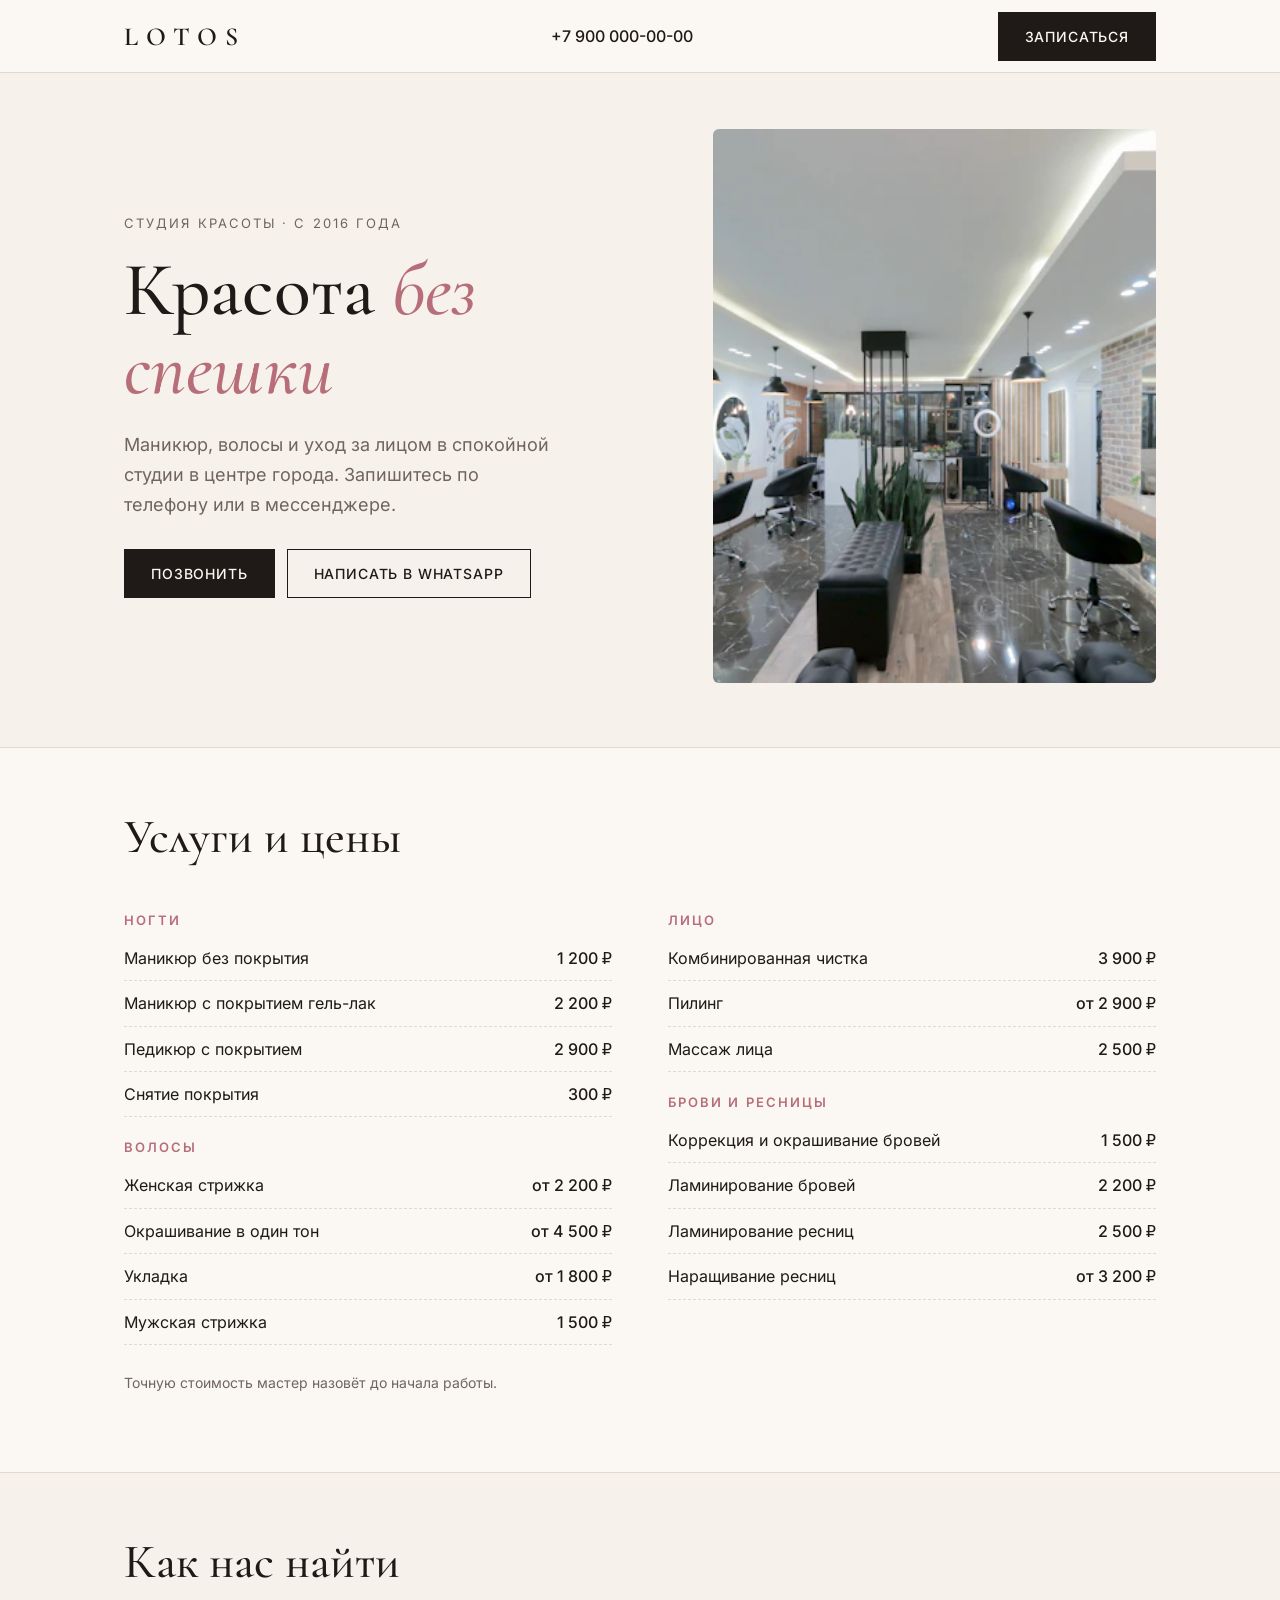
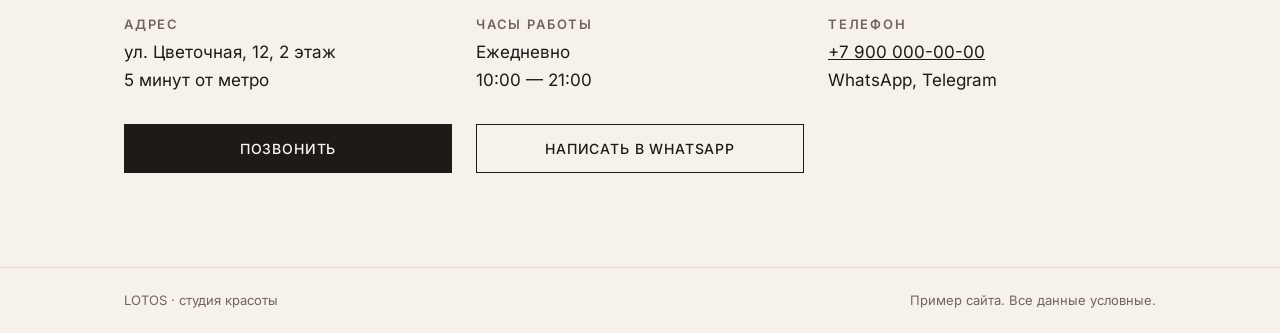
<file: salon/index.html>
<!doctype html>
<html lang="ru">
<head>
<meta charset="utf-8">
<meta name="viewport" content="width=device-width, initial-scale=1">
<title>LOTOS — студия красоты</title>
<meta name="description" content="LOTOS — студия красоты в центре города. Маникюр, волосы, уход за лицом. Цены и запись по телефону.">
<meta name="theme-color" content="#f6f1ea">
<script>/* старт всегда сверху: браузер не возвращает к старой прокрутке и к метке #… в адресе (кроме переходов внутри сайта) */if('scrollRestoration' in history)history.scrollRestoration='manual';if(location.hash&&!document.referrer.startsWith(location.origin)){history.replaceState(null,'',location.pathname+location.search);window.__vverh=1}</script>
<style>
@font-face {
  font-family: 'Cormorant Garamond';
  font-style: italic;
  font-weight: 500;
  font-display: swap;
  src: url(fonts/d2b6fd6463.woff2) format('woff2');
  unicode-range: U+0301, U+0400-045F, U+0490-0491, U+04B0-04B1, U+2116;
}
@font-face {
  font-family: 'Cormorant Garamond';
  font-style: italic;
  font-weight: 500;
  font-display: swap;
  src: url(fonts/5d13e7eb22.woff2) format('woff2');
  unicode-range: U+0000-00FF, U+0131, U+0152-0153, U+02BB-02BC, U+02C6, U+02DA, U+02DC, U+0304, U+0308, U+0329, U+2000-206F, U+20AC, U+2122, U+2191, U+2193, U+2212, U+2215, U+FEFF, U+FFFD;
}
@font-face {
  font-family: 'Cormorant Garamond';
  font-style: normal;
  font-weight: 500;
  font-display: swap;
  src: url(fonts/4f4a825379.woff2) format('woff2');
  unicode-range: U+0301, U+0400-045F, U+0490-0491, U+04B0-04B1, U+2116;
}
@font-face {
  font-family: 'Cormorant Garamond';
  font-style: normal;
  font-weight: 500;
  font-display: swap;
  src: url(fonts/2fed1d1b2e.woff2) format('woff2');
  unicode-range: U+0000-00FF, U+0131, U+0152-0153, U+02BB-02BC, U+02C6, U+02DA, U+02DC, U+0304, U+0308, U+0329, U+2000-206F, U+20AC, U+2122, U+2191, U+2193, U+2212, U+2215, U+FEFF, U+FFFD;
}
@font-face {
  font-family: 'Cormorant Garamond';
  font-style: normal;
  font-weight: 600;
  font-display: swap;
  src: url(fonts/4f4a825379.woff2) format('woff2');
  unicode-range: U+0301, U+0400-045F, U+0490-0491, U+04B0-04B1, U+2116;
}
@font-face {
  font-family: 'Cormorant Garamond';
  font-style: normal;
  font-weight: 600;
  font-display: swap;
  src: url(fonts/2fed1d1b2e.woff2) format('woff2');
  unicode-range: U+0000-00FF, U+0131, U+0152-0153, U+02BB-02BC, U+02C6, U+02DA, U+02DC, U+0304, U+0308, U+0329, U+2000-206F, U+20AC, U+2122, U+2191, U+2193, U+2212, U+2215, U+FEFF, U+FFFD;
}
@font-face {
  font-family: 'Inter';
  font-style: normal;
  font-weight: 400;
  font-display: swap;
  src: url(fonts/4ee8fc9834.woff2) format('woff2');
  unicode-range: U+0301, U+0400-045F, U+0490-0491, U+04B0-04B1, U+2116;
}
@font-face {
  font-family: 'Inter';
  font-style: normal;
  font-weight: 400;
  font-display: swap;
  src: url(fonts/567244088c.woff2) format('woff2');
  unicode-range: U+0000-00FF, U+0131, U+0152-0153, U+02BB-02BC, U+02C6, U+02DA, U+02DC, U+0304, U+0308, U+0329, U+2000-206F, U+20AC, U+2122, U+2191, U+2193, U+2212, U+2215, U+FEFF, U+FFFD;
}
@font-face {
  font-family: 'Inter';
  font-style: normal;
  font-weight: 500;
  font-display: swap;
  src: url(fonts/4ee8fc9834.woff2) format('woff2');
  unicode-range: U+0301, U+0400-045F, U+0490-0491, U+04B0-04B1, U+2116;
}
@font-face {
  font-family: 'Inter';
  font-style: normal;
  font-weight: 500;
  font-display: swap;
  src: url(fonts/567244088c.woff2) format('woff2');
  unicode-range: U+0000-00FF, U+0131, U+0152-0153, U+02BB-02BC, U+02C6, U+02DA, U+02DC, U+0304, U+0308, U+0329, U+2000-206F, U+20AC, U+2122, U+2191, U+2193, U+2212, U+2215, U+FEFF, U+FFFD;
}
@font-face {
  font-family: 'Inter';
  font-style: normal;
  font-weight: 600;
  font-display: swap;
  src: url(fonts/4ee8fc9834.woff2) format('woff2');
  unicode-range: U+0301, U+0400-045F, U+0490-0491, U+04B0-04B1, U+2116;
}
@font-face {
  font-family: 'Inter';
  font-style: normal;
  font-weight: 600;
  font-display: swap;
  src: url(fonts/567244088c.woff2) format('woff2');
  unicode-range: U+0000-00FF, U+0131, U+0152-0153, U+02BB-02BC, U+02C6, U+02DA, U+02DC, U+0304, U+0308, U+0329, U+2000-206F, U+20AC, U+2122, U+2191, U+2193, U+2212, U+2215, U+FEFF, U+FFFD;
}
</style>
<style>
:root{--bg:#f6f1ea;--paper:#fbf8f3;--ink:#1f1a17;--mut:#6f655e;--line:#e2d8cc;--rose:#b76e79}
*{box-sizing:border-box}
html{scroll-behavior:smooth}
body{margin:0;background:var(--bg);color:var(--ink);font:16px/1.65 Inter,system-ui,sans-serif;-webkit-font-smoothing:antialiased}
img{display:block;max-width:100%;height:auto}
a{color:inherit}
.w{max-width:1080px;margin:0 auto;padding:0 24px}
h1,h2{font-family:"Cormorant Garamond",Georgia,serif;font-weight:500;line-height:1.05;margin:0}
em{font-style:italic;color:var(--rose)}
.btn{display:inline-flex;align-items:center;justify-content:center;gap:10px;padding:15px 26px;border:1px solid var(--ink);background:var(--ink);color:var(--paper);font:500 14px Inter,sans-serif;letter-spacing:.06em;text-transform:uppercase;text-decoration:none}
.btn.line{background:transparent;color:var(--ink)}
header{border-bottom:1px solid var(--line);background:var(--paper)}
.nav{display:flex;align-items:center;justify-content:space-between;gap:16px;height:72px}
.logo{font:600 26px "Cormorant Garamond",serif;letter-spacing:.3em;text-decoration:none}
.tel{font-weight:500;text-decoration:none;white-space:nowrap}
.hero{padding:56px 0 64px}
.hero .w{display:grid;grid-template-columns:1.1fr .9fr;gap:48px;align-items:center}
.hero small{display:block;font-size:13px;letter-spacing:.16em;text-transform:uppercase;color:var(--mut);margin-bottom:16px}
.hero h1{font-size:clamp(44px,6vw,76px)}
.hero p{color:var(--mut);font-size:18px;max-width:440px;margin:20px 0 30px}
.cta{display:flex;gap:12px;flex-wrap:wrap}
.hero img{width:100%;aspect-ratio:4/5;object-fit:cover;border-radius:6px}
section h2{font-size:clamp(34px,4vw,48px);margin-bottom:28px}
.ceny{background:var(--paper);border-block:1px solid var(--line);padding:64px 0}
.cols{display:grid;grid-template-columns:1fr 1fr;gap:12px 56px}
.grp h3{font:600 13px Inter,sans-serif;letter-spacing:.16em;text-transform:uppercase;color:var(--rose);margin:22px 0 8px}
.grp div{display:flex;justify-content:space-between;gap:16px;padding:9px 0;border-bottom:1px dashed var(--line)}
.grp b{font-weight:500;white-space:nowrap}
.note{color:var(--mut);font-size:14px;margin-top:26px}
.kont{padding:64px 0}
.kont .w>div{display:grid;grid-template-columns:repeat(3,1fr);gap:24px;margin-bottom:30px}
.kont h4{margin:0 0 6px;font:600 13px Inter,sans-serif;letter-spacing:.14em;text-transform:uppercase;color:var(--mut)}
.kont p{margin:0;font-size:17px}
footer{border-top:1px solid var(--line);padding:22px 0;font-size:13px;color:var(--mut)}
footer .w{display:flex;justify-content:space-between;gap:12px;flex-wrap:wrap}
@media (max-width:760px){
  .nav .btn{display:none}
  .hero{padding:32px 0 48px}
  .hero .w{grid-template-columns:1fr;gap:28px}
  .hero img{aspect-ratio:4/3}
  .cta .btn{flex:1}
  .cols,.kont .w>div{grid-template-columns:1fr}
  .ceny,.kont{padding:48px 0}
}

[id]{scroll-margin-top:84px}
</style>
</head>
<body>
<header>
  <div class="w nav">
    <a class="logo" href="#">LOTOS</a>
    <a class="tel" href="tel:+79000000000">+7 900 000-00-00</a>
    <a class="btn" href="tel:+79000000000">Записаться</a>
  </div>
</header>

<main>
<section class="hero">
  <div class="w">
    <div>
      <small>Студия красоты · с 2016 года</small>
      <h1>Красота <em>без спешки</em></h1>
      <p>Маникюр, волосы и уход за лицом в спокойной студии в центре города. Запишитесь по телефону или в мессенджере.</p>
      <div class="cta"><a class="btn" href="tel:+79000000000">Позвонить</a><a class="btn line" href="https://wa.me/79000000000" target="_blank" rel="noopener">Написать в WhatsApp</a></div>
    </div>
    <img src="img/photo-1633681926022-84c23e8cb2d6_900.webp" srcset="img/photo-1633681926022-84c23e8cb2d6_600.webp 600w, img/photo-1633681926022-84c23e8cb2d6_900.webp 900w" sizes="(max-width:760px) 100vw, 460px" width="900" height="1125" alt="Интерьер студии LOTOS" fetchpriority="high">
  </div>
</section>

<section class="ceny" id="ceny">
  <div class="w">
    <h2>Услуги и цены</h2>
    <div class="cols">
      <div class="grp">
        <h3>Ногти</h3>
        <div><span>Маникюр без покрытия</span><b>1 200 ₽</b></div>
        <div><span>Маникюр с покрытием гель-лак</span><b>2 200 ₽</b></div>
        <div><span>Педикюр с покрытием</span><b>2 900 ₽</b></div>
        <div><span>Снятие покрытия</span><b>300 ₽</b></div>
        <h3>Волосы</h3>
        <div><span>Женская стрижка</span><b>от 2 200 ₽</b></div>
        <div><span>Окрашивание в один тон</span><b>от 4 500 ₽</b></div>
        <div><span>Укладка</span><b>от 1 800 ₽</b></div>
        <div><span>Мужская стрижка</span><b>1 500 ₽</b></div>
      </div>
      <div class="grp">
        <h3>Лицо</h3>
        <div><span>Комбинированная чистка</span><b>3 900 ₽</b></div>
        <div><span>Пилинг</span><b>от 2 900 ₽</b></div>
        <div><span>Массаж лица</span><b>2 500 ₽</b></div>
        <h3>Брови и ресницы</h3>
        <div><span>Коррекция и окрашивание бровей</span><b>1 500 ₽</b></div>
        <div><span>Ламинирование бровей</span><b>2 200 ₽</b></div>
        <div><span>Ламинирование ресниц</span><b>2 500 ₽</b></div>
        <div><span>Наращивание ресниц</span><b>от 3 200 ₽</b></div>
      </div>
    </div>
    <p class="note">Точную стоимость мастер назовёт до начала работы.</p>
  </div>
</section>

<section class="kont" id="kontakty">
  <div class="w">
    <h2>Как нас найти</h2>
    <div>
      <div><h4>Адрес</h4><p>ул. Цветочная, 12, 2 этаж<br>5 минут от метро</p></div>
      <div><h4>Часы работы</h4><p>Ежедневно<br>10:00 — 21:00</p></div>
      <div><h4>Телефон</h4><p><a href="tel:+79000000000">+7 900 000-00-00</a><br>WhatsApp, Telegram</p></div>
    </div>
    <div class="cta"><a class="btn" href="tel:+79000000000">Позвонить</a><a class="btn line" href="https://wa.me/79000000000" target="_blank" rel="noopener">Написать в WhatsApp</a></div>
  </div>
</section>
</main>

<footer><div class="w"><span>LOTOS · студия красоты</span><span>Пример сайта. Все данные условные.</span></div></footer>
<script>
(()=>{/* кнопки-ссылки на блоки страницы: плавная прокрутка без метки #… в адресе */
const r=document.documentElement,vverh=()=>{if(window.__vverh&&!window.__tronul){r.style.scrollBehavior='auto';scrollTo(0,0);r.style.scrollBehavior=''}};
['touchstart','wheel','keydown'].forEach(t=>addEventListener(t,()=>window.__tronul=1,{once:true,passive:true}));
vverh();addEventListener('load',vverh);
document.addEventListener('click',e=>{const a=e.target.closest('a[href^="#"]');if(!a)return;const h=a.getAttribute('href');if(h.length<2)return;const el=document.getElementById(h.slice(1));if(!el)return;
  e.preventDefault();el.scrollIntoView({behavior:matchMedia('(prefers-reduced-motion: reduce)').matches?'auto':'smooth',block:'start'})});
})();
</script>
</body>
</html>
</file>
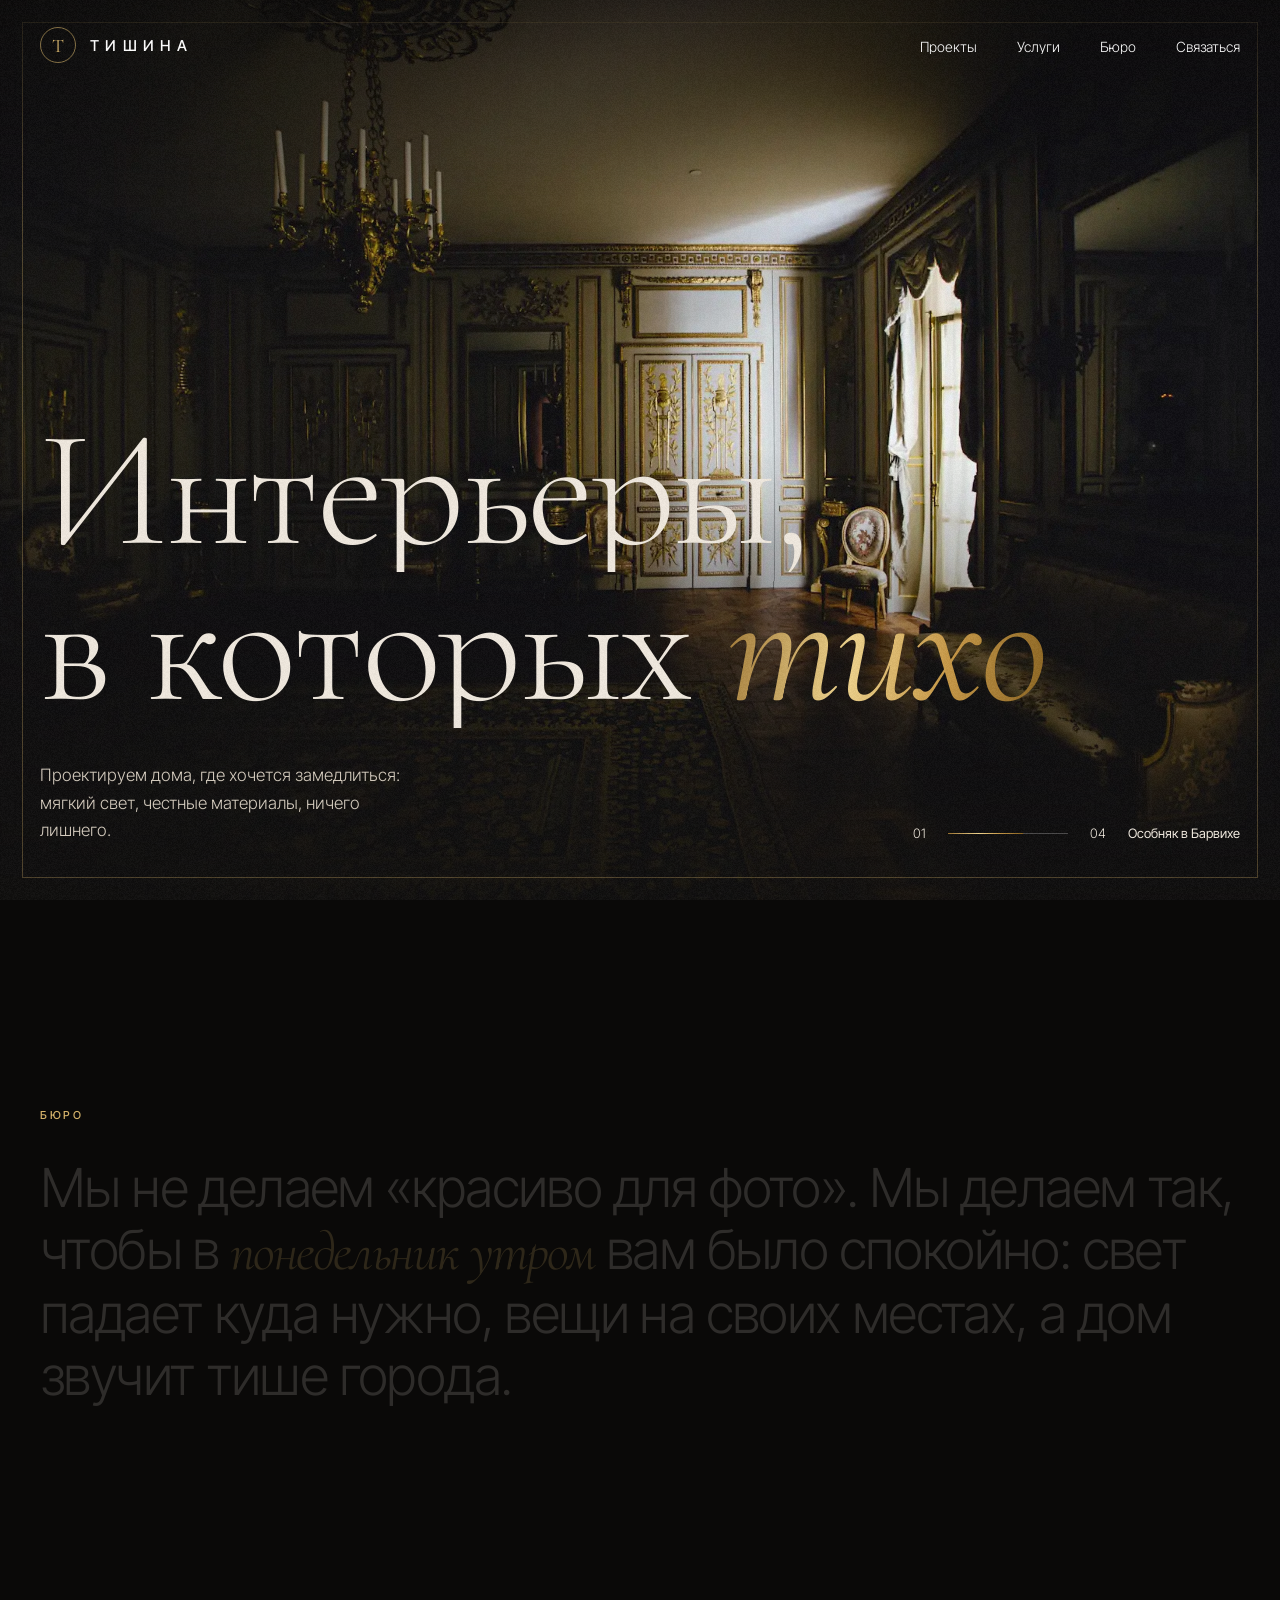
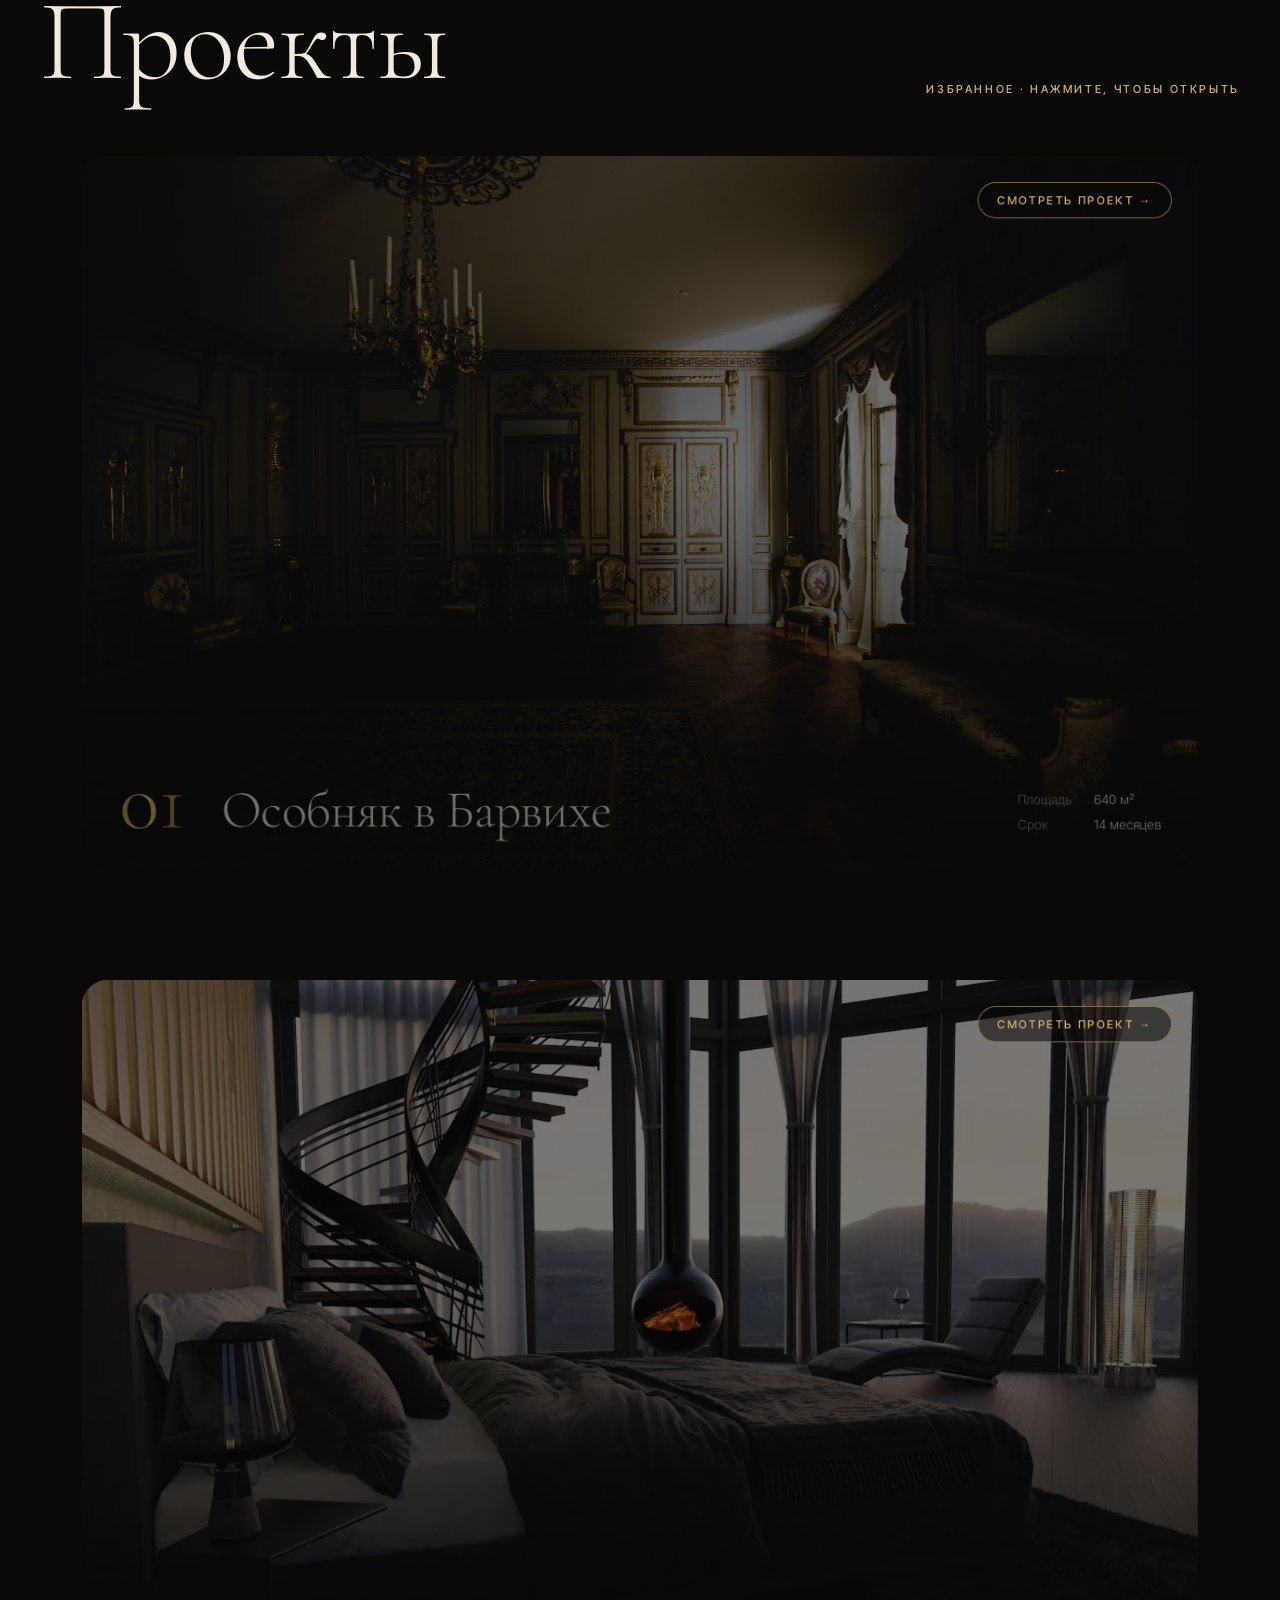
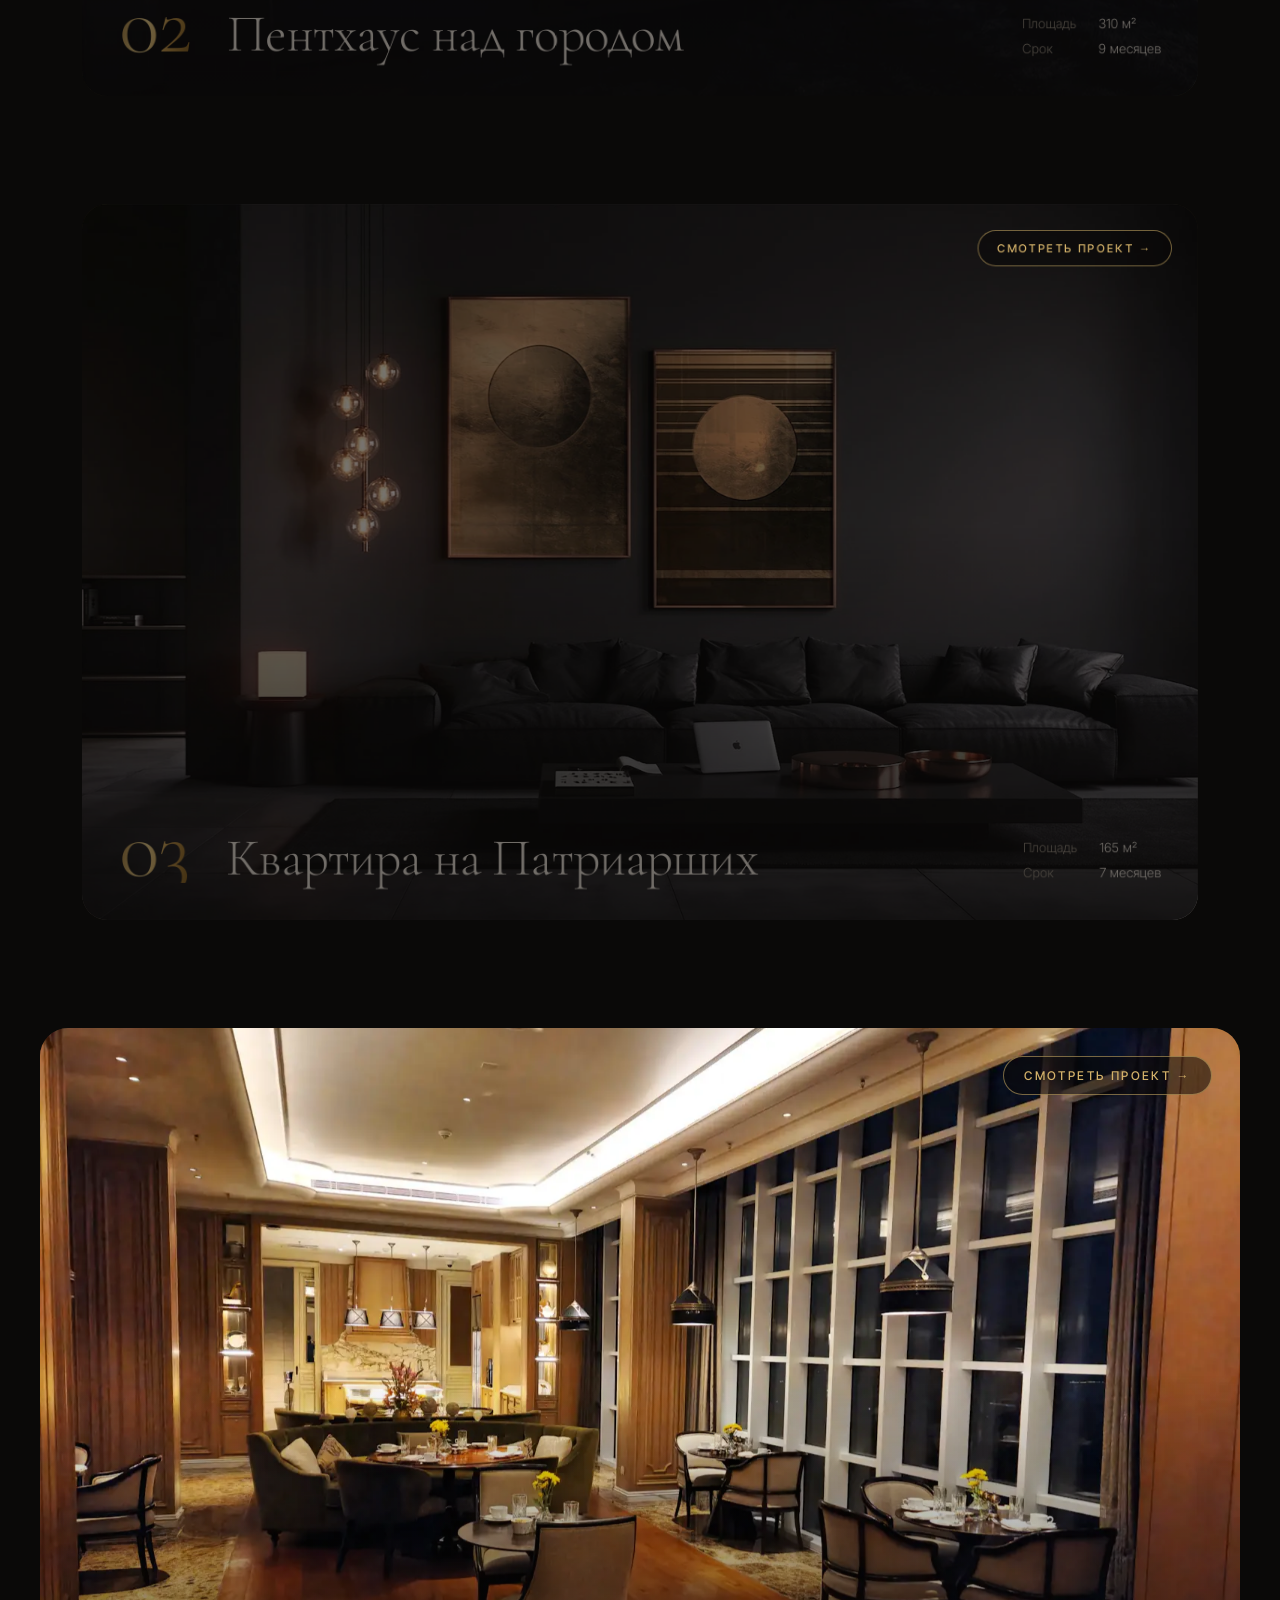
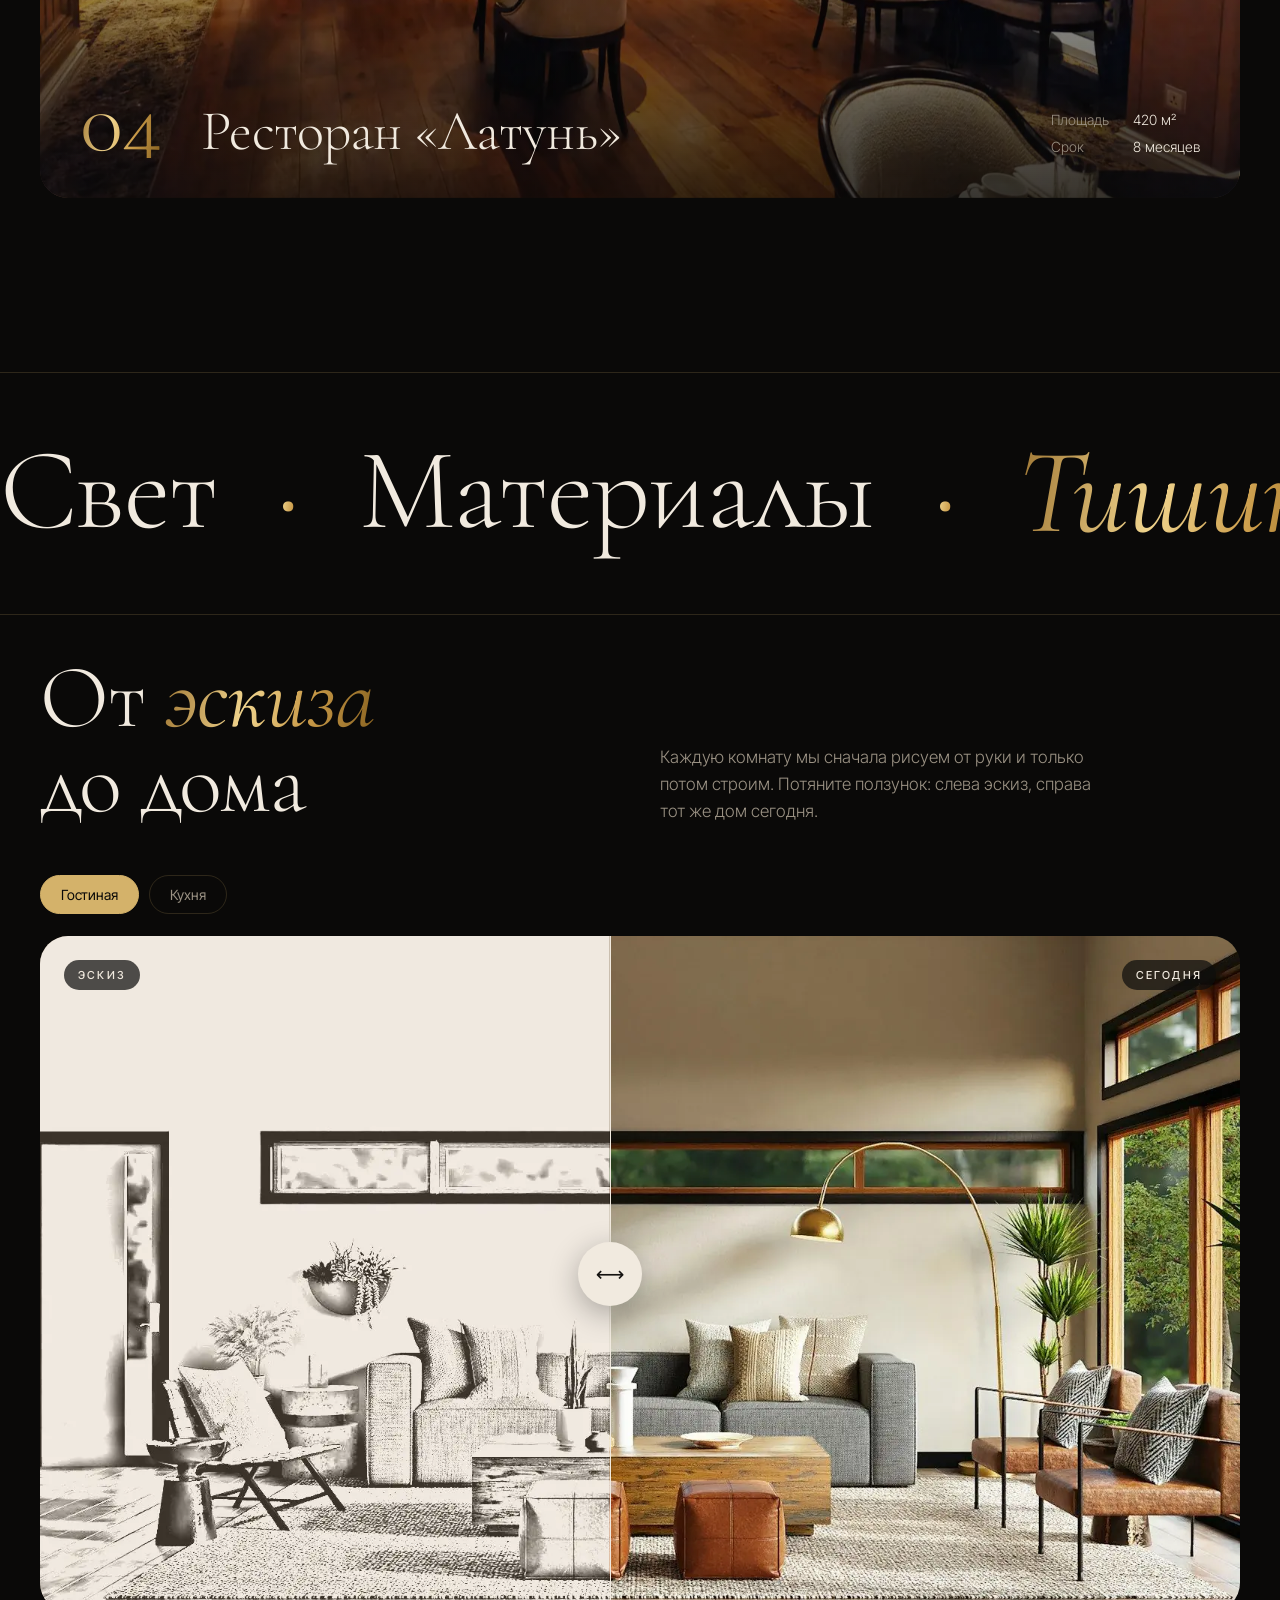
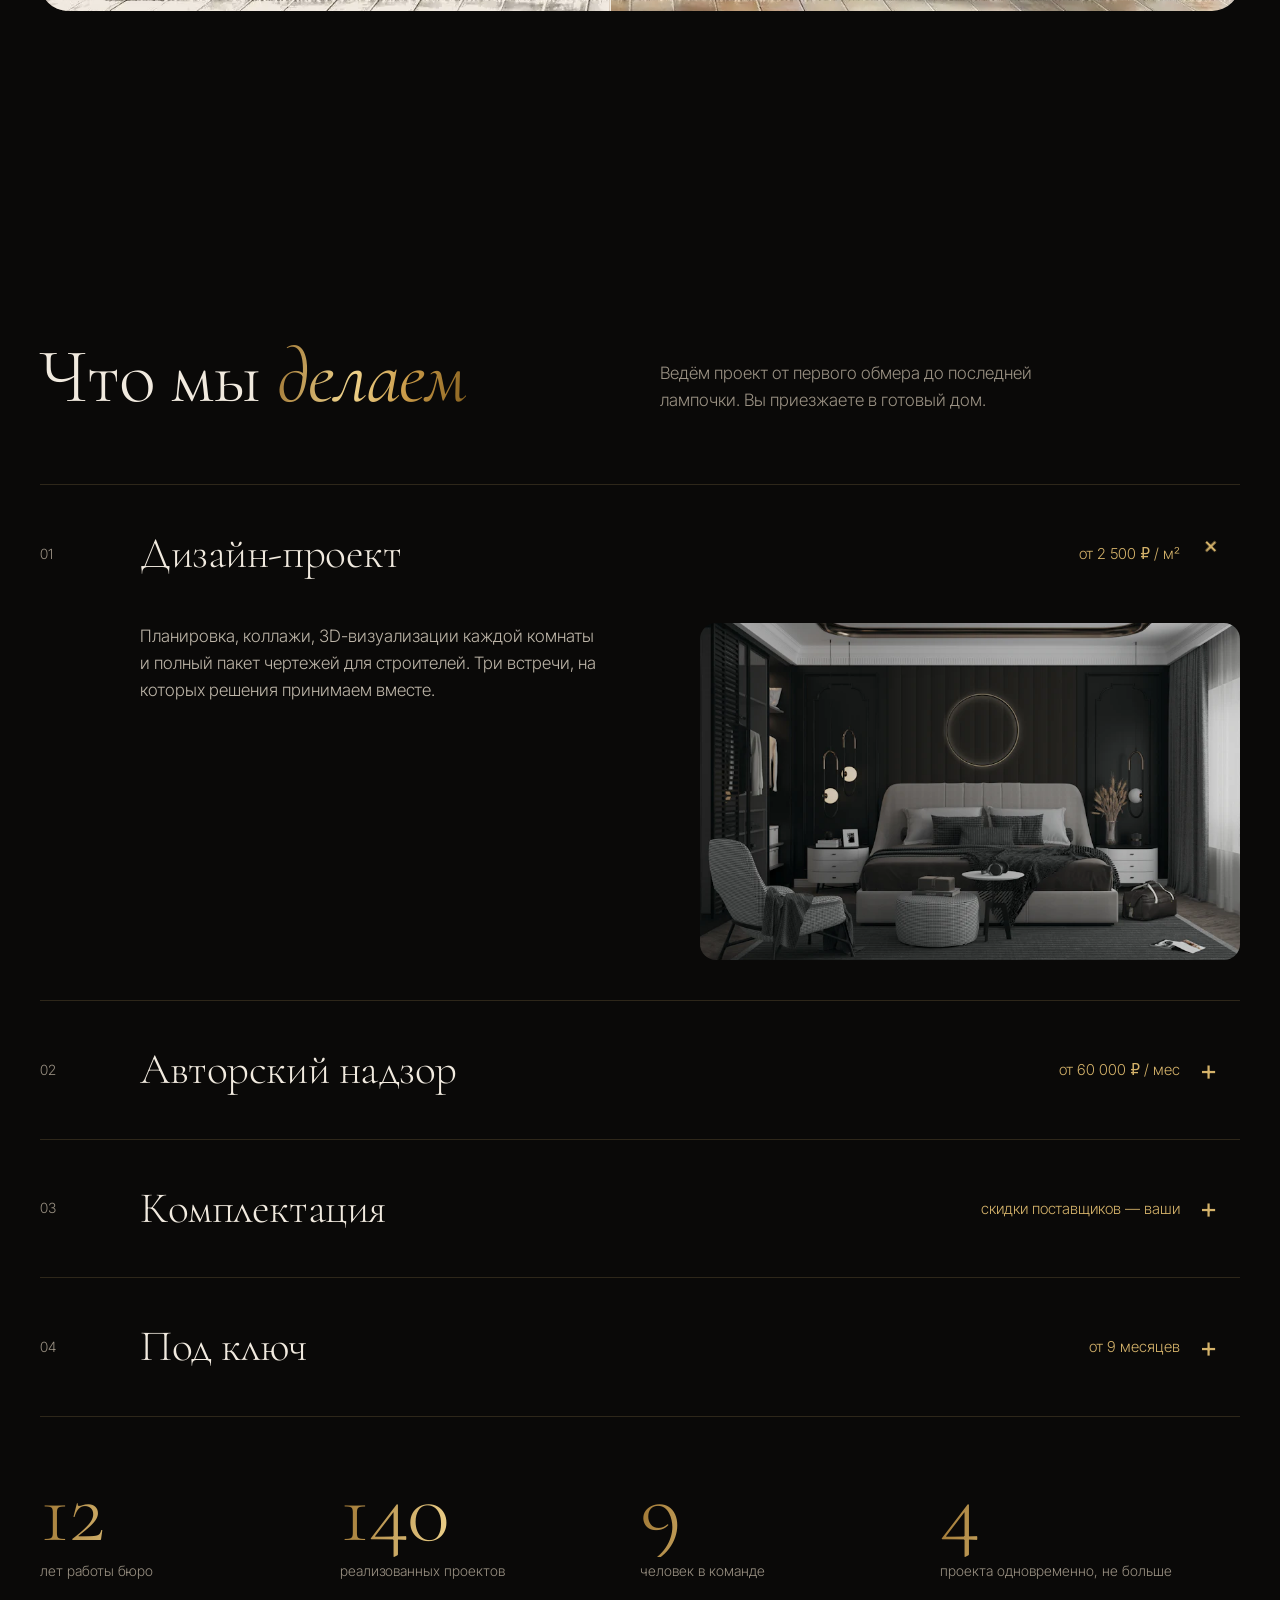
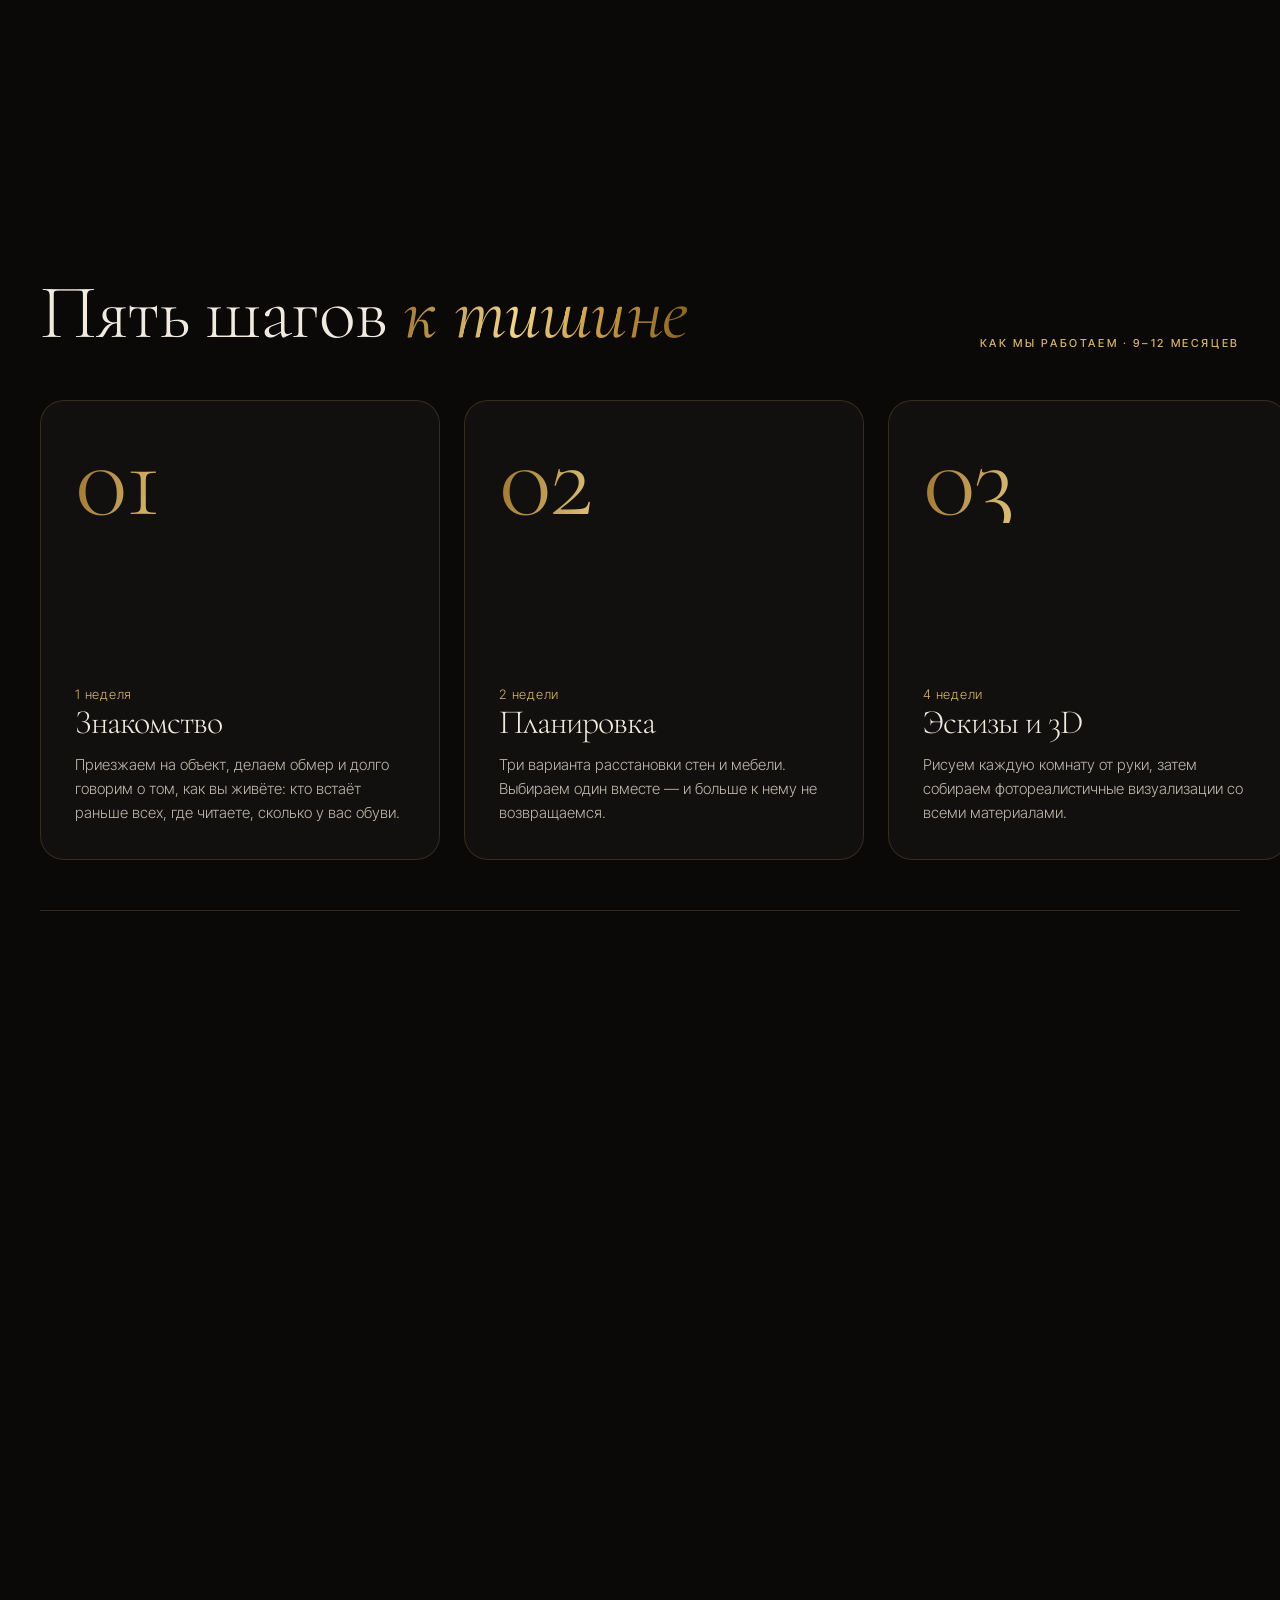
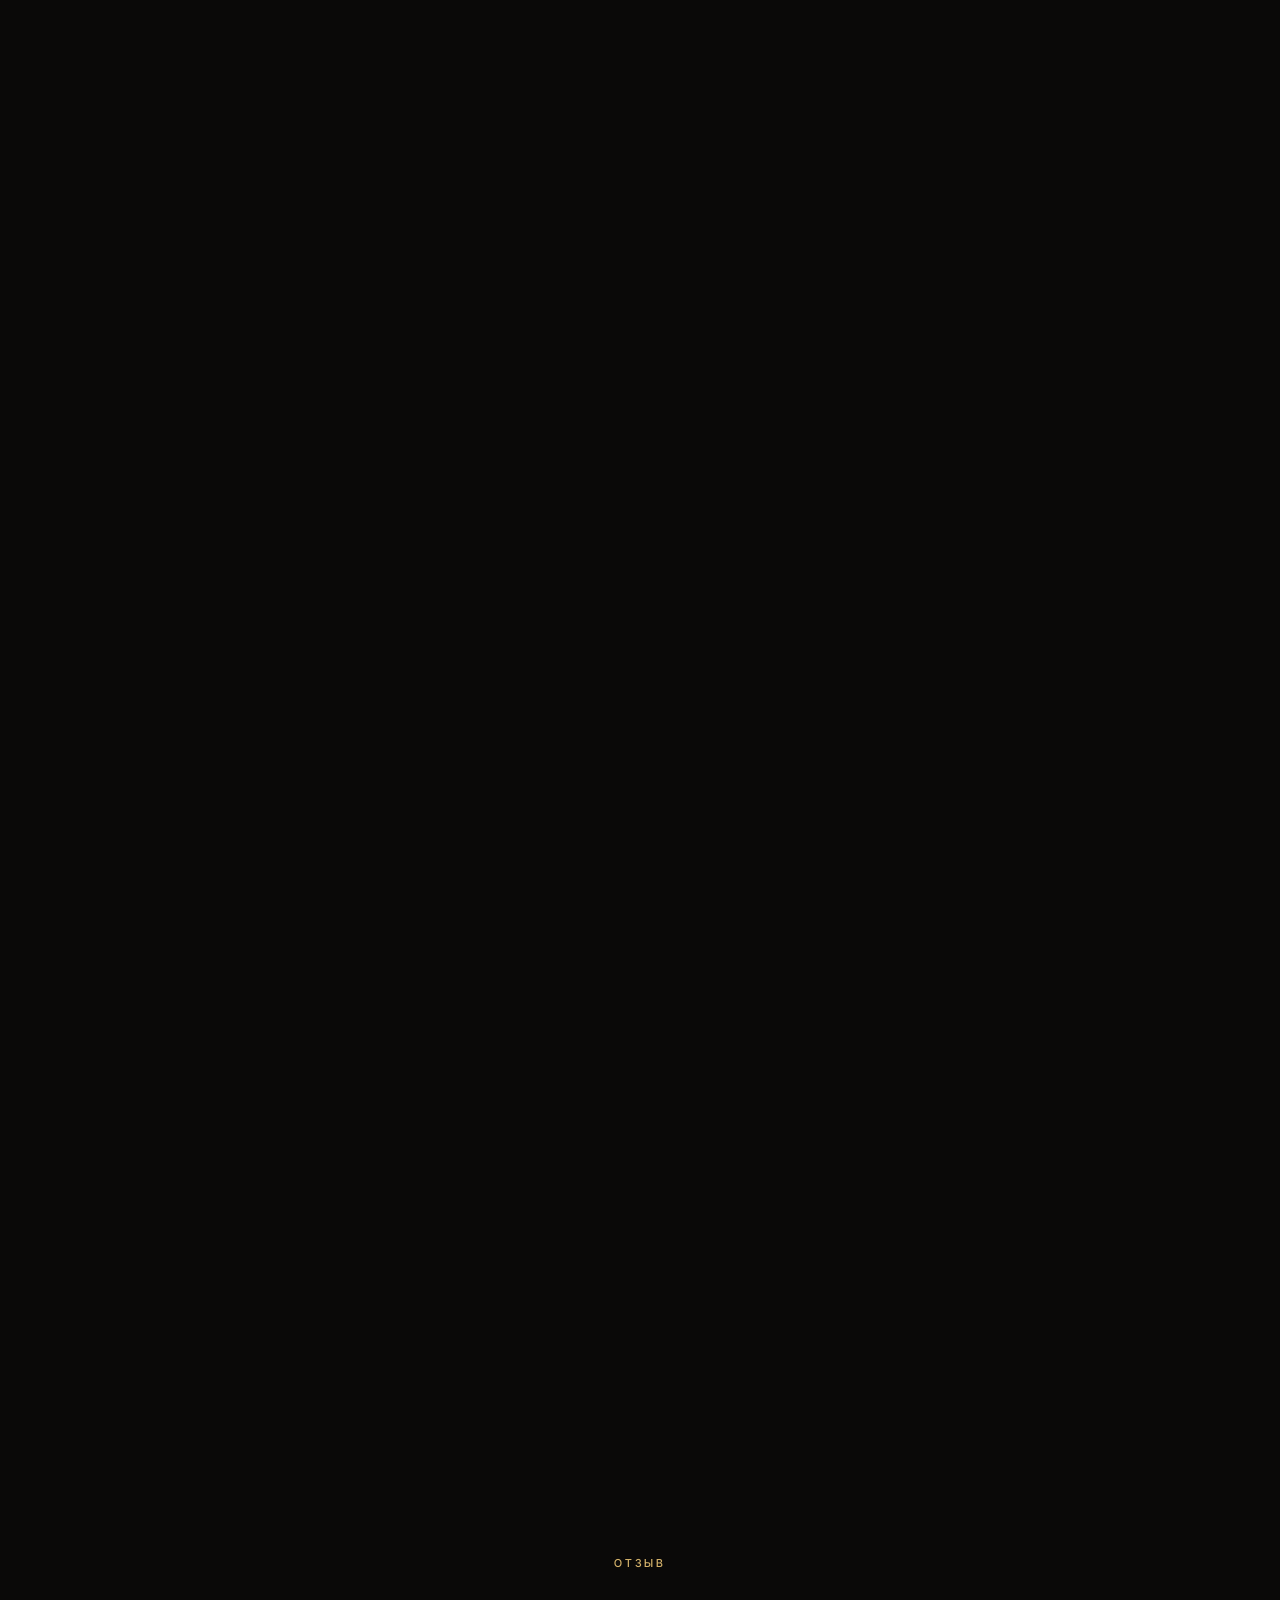
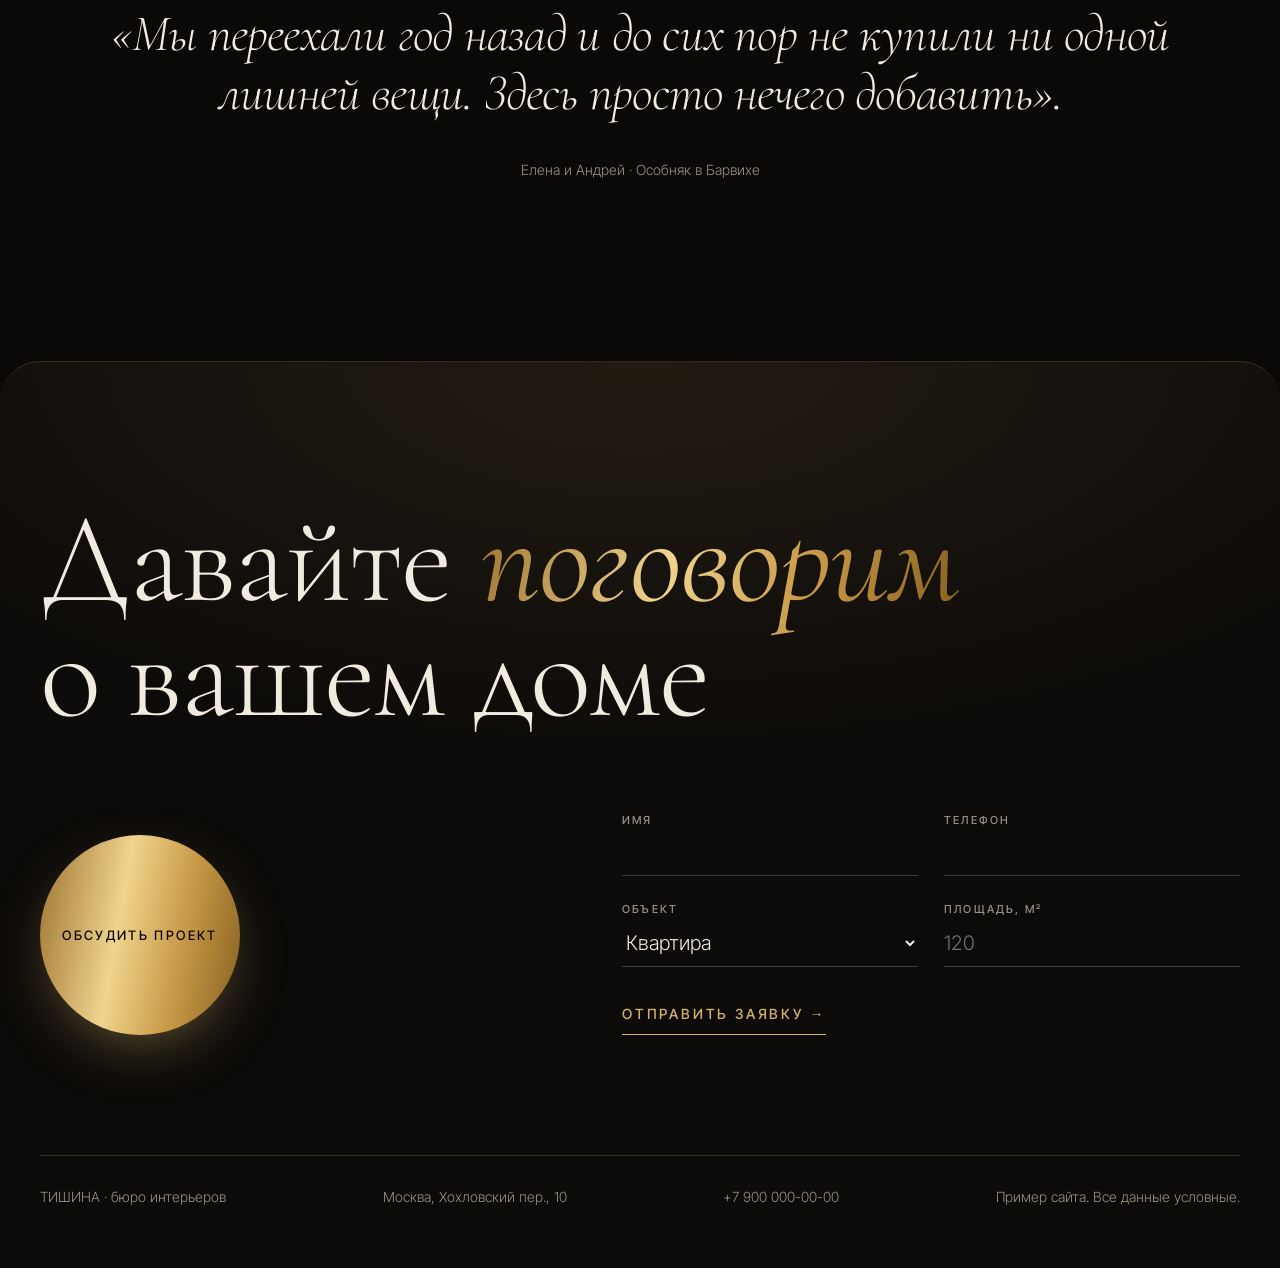
<file: tishina/index.html>
<!doctype html>
<html lang="ru">
<head>
<meta charset="utf-8">
<meta name="viewport" content="width=device-width, initial-scale=1">
<title>ТИШИНА — бюро интерьеров</title>
<meta name="description" content="ТИШИНА — бюро интерьеров. Проектируем спокойные дома: свет, материалы, тишина. Проекты под ключ от 2 500 ₽ за м².">
<meta name="theme-color" content="#0a0908">
<link rel="preload" href="fonts/4f4a825379.woff2" as="font" type="font/woff2" crossorigin><link rel="preload" href="fonts/d796a5a445.woff2" as="font" type="font/woff2" crossorigin>
<script>/* старт всегда сверху: браузер не возвращает к старой прокрутке и к метке #… в адресе (кроме переходов внутри сайта) */if('scrollRestoration' in history)history.scrollRestoration='manual';if(location.hash&&!document.referrer.startsWith(location.origin)){history.replaceState(null,'',location.pathname+location.search);window.__vverh=1}</script>
<link rel="icon" href="data:image/svg+xml,%3Csvg xmlns='http://www.w3.org/2000/svg' viewBox='0 0 64 64'%3E%3Crect width='64' height='64' rx='32' fill='%230a0908'/%3E%3Ccircle cx='32' cy='32' r='27' fill='none' stroke='%23d4b26a' stroke-width='2'/%3E%3Ctext x='32' y='43' font-family='Georgia' font-size='30' text-anchor='middle' fill='%23d4b26a'%3EТ%3C/text%3E%3C/svg%3E">
<style>
@font-face {
  font-family: 'Cormorant Garamond';
  font-style: italic;
  font-weight: 300;
  font-display: swap;
  src: url(fonts/034e3f1d96.woff2) format('woff2');
  unicode-range: U+0301, U+0400-045F, U+0490-0491, U+04B0-04B1, U+2116;
}
@font-face {
  font-family: 'Cormorant Garamond';
  font-style: italic;
  font-weight: 300;
  font-display: swap;
  src: url(fonts/25e3098244.woff2) format('woff2');
  unicode-range: U+0000-00FF, U+0131, U+0152-0153, U+02BB-02BC, U+02C6, U+02DA, U+02DC, U+0304, U+0308, U+0329, U+2000-206F, U+20AC, U+2122, U+2191, U+2193, U+2212, U+2215, U+FEFF, U+FFFD;
}
@font-face {
  font-family: 'Cormorant Garamond';
  font-style: italic;
  font-weight: 400;
  font-display: swap;
  src: url(fonts/034e3f1d96.woff2) format('woff2');
  unicode-range: U+0301, U+0400-045F, U+0490-0491, U+04B0-04B1, U+2116;
}
@font-face {
  font-family: 'Cormorant Garamond';
  font-style: italic;
  font-weight: 400;
  font-display: swap;
  src: url(fonts/25e3098244.woff2) format('woff2');
  unicode-range: U+0000-00FF, U+0131, U+0152-0153, U+02BB-02BC, U+02C6, U+02DA, U+02DC, U+0304, U+0308, U+0329, U+2000-206F, U+20AC, U+2122, U+2191, U+2193, U+2212, U+2215, U+FEFF, U+FFFD;
}
@font-face {
  font-family: 'Cormorant Garamond';
  font-style: italic;
  font-weight: 500;
  font-display: swap;
  src: url(fonts/034e3f1d96.woff2) format('woff2');
  unicode-range: U+0301, U+0400-045F, U+0490-0491, U+04B0-04B1, U+2116;
}
@font-face {
  font-family: 'Cormorant Garamond';
  font-style: italic;
  font-weight: 500;
  font-display: swap;
  src: url(fonts/25e3098244.woff2) format('woff2');
  unicode-range: U+0000-00FF, U+0131, U+0152-0153, U+02BB-02BC, U+02C6, U+02DA, U+02DC, U+0304, U+0308, U+0329, U+2000-206F, U+20AC, U+2122, U+2191, U+2193, U+2212, U+2215, U+FEFF, U+FFFD;
}
@font-face {
  font-family: 'Cormorant Garamond';
  font-style: normal;
  font-weight: 300;
  font-display: swap;
  src: url(fonts/4f4a825379.woff2) format('woff2');
  unicode-range: U+0301, U+0400-045F, U+0490-0491, U+04B0-04B1, U+2116;
}
@font-face {
  font-family: 'Cormorant Garamond';
  font-style: normal;
  font-weight: 300;
  font-display: swap;
  src: url(fonts/2fed1d1b2e.woff2) format('woff2');
  unicode-range: U+0000-00FF, U+0131, U+0152-0153, U+02BB-02BC, U+02C6, U+02DA, U+02DC, U+0304, U+0308, U+0329, U+2000-206F, U+20AC, U+2122, U+2191, U+2193, U+2212, U+2215, U+FEFF, U+FFFD;
}
@font-face {
  font-family: 'Cormorant Garamond';
  font-style: normal;
  font-weight: 400;
  font-display: swap;
  src: url(fonts/4f4a825379.woff2) format('woff2');
  unicode-range: U+0301, U+0400-045F, U+0490-0491, U+04B0-04B1, U+2116;
}
@font-face {
  font-family: 'Cormorant Garamond';
  font-style: normal;
  font-weight: 400;
  font-display: swap;
  src: url(fonts/2fed1d1b2e.woff2) format('woff2');
  unicode-range: U+0000-00FF, U+0131, U+0152-0153, U+02BB-02BC, U+02C6, U+02DA, U+02DC, U+0304, U+0308, U+0329, U+2000-206F, U+20AC, U+2122, U+2191, U+2193, U+2212, U+2215, U+FEFF, U+FFFD;
}
@font-face {
  font-family: 'Cormorant Garamond';
  font-style: normal;
  font-weight: 500;
  font-display: swap;
  src: url(fonts/4f4a825379.woff2) format('woff2');
  unicode-range: U+0301, U+0400-045F, U+0490-0491, U+04B0-04B1, U+2116;
}
@font-face {
  font-family: 'Cormorant Garamond';
  font-style: normal;
  font-weight: 500;
  font-display: swap;
  src: url(fonts/2fed1d1b2e.woff2) format('woff2');
  unicode-range: U+0000-00FF, U+0131, U+0152-0153, U+02BB-02BC, U+02C6, U+02DA, U+02DC, U+0304, U+0308, U+0329, U+2000-206F, U+20AC, U+2122, U+2191, U+2193, U+2212, U+2215, U+FEFF, U+FFFD;
}
@font-face {
  font-family: 'Inter Tight';
  font-style: normal;
  font-weight: 200;
  font-display: swap;
  src: url(fonts/d796a5a445.woff2) format('woff2');
  unicode-range: U+0301, U+0400-045F, U+0490-0491, U+04B0-04B1, U+2116;
}
@font-face {
  font-family: 'Inter Tight';
  font-style: normal;
  font-weight: 200;
  font-display: swap;
  src: url(fonts/1bf6b305a1.woff2) format('woff2');
  unicode-range: U+0000-00FF, U+0131, U+0152-0153, U+02BB-02BC, U+02C6, U+02DA, U+02DC, U+0304, U+0308, U+0329, U+2000-206F, U+20AC, U+2122, U+2191, U+2193, U+2212, U+2215, U+FEFF, U+FFFD;
}
@font-face {
  font-family: 'Inter Tight';
  font-style: normal;
  font-weight: 300;
  font-display: swap;
  src: url(fonts/d796a5a445.woff2) format('woff2');
  unicode-range: U+0301, U+0400-045F, U+0490-0491, U+04B0-04B1, U+2116;
}
@font-face {
  font-family: 'Inter Tight';
  font-style: normal;
  font-weight: 300;
  font-display: swap;
  src: url(fonts/1bf6b305a1.woff2) format('woff2');
  unicode-range: U+0000-00FF, U+0131, U+0152-0153, U+02BB-02BC, U+02C6, U+02DA, U+02DC, U+0304, U+0308, U+0329, U+2000-206F, U+20AC, U+2122, U+2191, U+2193, U+2212, U+2215, U+FEFF, U+FFFD;
}
@font-face {
  font-family: 'Inter Tight';
  font-style: normal;
  font-weight: 400;
  font-display: swap;
  src: url(fonts/d796a5a445.woff2) format('woff2');
  unicode-range: U+0301, U+0400-045F, U+0490-0491, U+04B0-04B1, U+2116;
}
@font-face {
  font-family: 'Inter Tight';
  font-style: normal;
  font-weight: 400;
  font-display: swap;
  src: url(fonts/1bf6b305a1.woff2) format('woff2');
  unicode-range: U+0000-00FF, U+0131, U+0152-0153, U+02BB-02BC, U+02C6, U+02DA, U+02DC, U+0304, U+0308, U+0329, U+2000-206F, U+20AC, U+2122, U+2191, U+2193, U+2212, U+2215, U+FEFF, U+FFFD;
}
@font-face {
  font-family: 'Inter Tight';
  font-style: normal;
  font-weight: 500;
  font-display: swap;
  src: url(fonts/d796a5a445.woff2) format('woff2');
  unicode-range: U+0301, U+0400-045F, U+0490-0491, U+04B0-04B1, U+2116;
}
@font-face {
  font-family: 'Inter Tight';
  font-style: normal;
  font-weight: 500;
  font-display: swap;
  src: url(fonts/1bf6b305a1.woff2) format('woff2');
  unicode-range: U+0000-00FF, U+0131, U+0152-0153, U+02BB-02BC, U+02C6, U+02DA, U+02DC, U+0304, U+0308, U+0329, U+2000-206F, U+20AC, U+2122, U+2191, U+2193, U+2212, U+2215, U+FEFF, U+FFFD;
}
@font-face {
  font-family: 'Inter Tight';
  font-style: normal;
  font-weight: 600;
  font-display: swap;
  src: url(fonts/d796a5a445.woff2) format('woff2');
  unicode-range: U+0301, U+0400-045F, U+0490-0491, U+04B0-04B1, U+2116;
}
@font-face {
  font-family: 'Inter Tight';
  font-style: normal;
  font-weight: 600;
  font-display: swap;
  src: url(fonts/1bf6b305a1.woff2) format('woff2');
  unicode-range: U+0000-00FF, U+0131, U+0152-0153, U+02BB-02BC, U+02C6, U+02DA, U+02DC, U+0304, U+0308, U+0329, U+2000-206F, U+20AC, U+2122, U+2191, U+2193, U+2212, U+2215, U+FEFF, U+FFFD;
}
</style>
<style>
:root{--bg:#0f0e0d;--bg2:#171513;--ink:#efe9df;--mut:#8e877c;--sand:#cdb99a;--line:rgba(239,233,223,.12);--light:#efe9df}
*{box-sizing:border-box}
html{scroll-behavior:smooth}
html,body{overflow-x:clip}
body{margin:0;background:var(--bg);color:var(--ink);font:300 17px/1.6 "Inter Tight",system-ui,sans-serif;-webkit-font-smoothing:antialiased}
body.wait{overflow:hidden}
img{display:block;max-width:100%;height:auto}
a{color:inherit;text-decoration:none}
.w{max-width:1440px;margin:0 auto;padding:0 40px}
h1,h2,h3{font-weight:300;line-height:.95;margin:0;letter-spacing:-.04em}
i.s,em{font-family:"Cormorant Garamond",serif;font-style:italic;font-weight:400;letter-spacing:-.01em;color:var(--sand)}
.lbl{font:500 11px "Inter Tight",sans-serif;letter-spacing:.24em;text-transform:uppercase;color:var(--mut)}

/* заставка */
.pre{position:fixed;inset:0;z-index:100;background:var(--bg);display:grid;place-items:center;transition:transform 1s cubic-bezier(.77,0,.18,1);will-change:transform}
.pre.go{transform:translateY(-100%)}
.pre-in{display:grid;justify-items:center;gap:20px;animation:prein 1s cubic-bezier(.2,.8,.1,1) both}
@keyframes prein{from{opacity:0;transform:translateY(14px)}}
.pre .mono{display:grid;place-items:center;width:74px;height:74px;border:1px solid rgba(212,178,106,.6);border-radius:50%;font:300 38px/1 "Cormorant Garamond",serif;color:var(--sand)}
.pre .nm{font:500 14px "Inter Tight",sans-serif;letter-spacing:.6em;padding-left:.6em}
.pre .ln{display:block;width:180px;height:1px;background:rgba(212,178,106,.18);overflow:hidden}
.pre .ln:after{content:"";display:block;height:100%;background:var(--gold);transform:scaleX(0);transform-origin:left;animation:preln 1.7s cubic-bezier(.6,0,.2,1) .2s forwards}
@keyframes preln{to{transform:scaleX(1)}}
.pre .num{font:200 clamp(90px,16vw,240px)/.8 "Inter Tight",sans-serif;letter-spacing:-.06em}
.pre .stack{position:absolute;left:50%;top:50%;width:min(300px,50vw);aspect-ratio:3/4;transform:translate(-50%,-55%)}
.pre .stack img{position:absolute;inset:0;width:100%;height:100%;object-fit:cover;opacity:0;transform:scale(1.15);transition:opacity .4s,transform 1.2s cubic-bezier(.2,.7,.1,1)}
.pre .stack img.on{opacity:1;transform:none}

/* шапка */
/* без mix-blend-mode: он заставлял перерисовывать весь экран на каждом кадре прокрутки */
header{position:fixed;inset:0 0 auto;z-index:50;color:#fff;transition:transform .45s cubic-bezier(.2,.8,.1,1),color .3s}
header:before{content:"";position:absolute;inset:0;background:rgba(15,14,13,.94);border-bottom:1px solid var(--line);opacity:0;transition:opacity .35s,background-color .3s;pointer-events:none}
header.sc:before{opacity:1}
header.skr{transform:translateY(-100%)}
header.svet{color:#141210}
header.svet:before{background:rgba(239,233,223,.96);border-color:rgba(20,18,16,.1)}
header .nav{position:relative}
.nav{display:flex;align-items:center;justify-content:space-between;height:90px}
.logo{font:500 15px "Inter Tight",sans-serif;letter-spacing:.42em}
.nav nav{display:flex;gap:40px;font-size:14px}
.nav nav a{position:relative;overflow:hidden;display:inline-block;height:1.3em}
.nav nav a span{display:block;transition:transform .45s cubic-bezier(.7,0,.2,1)}
.nav nav a span:after{content:attr(data-t);display:block}
.nav nav a:hover span{transform:translateY(-50%)}
.burger{display:none;background:none;border:0;color:inherit;font:500 13px "Inter Tight",sans-serif;letter-spacing:.2em;cursor:pointer}

/* первый экран: смена интерьеров с «растворением» */
.hero{position:relative;height:100svh;min-height:640px;overflow:hidden;background:#000}
.hero canvas,.hero .fb{position:absolute;inset:0;width:100%;height:100%}
.hero canvas{transform:translateZ(0)}
.hero .fb{object-fit:cover;opacity:.0;transition:opacity 1.2s}
.hero .fb.on{opacity:1}
.hero.gl .fb{display:none}
.hero:after{content:"";position:absolute;inset:0;background:linear-gradient(0deg,rgba(15,14,13,.85),rgba(15,14,13,0) 50%),linear-gradient(90deg,rgba(15,14,13,.45),transparent 60%);pointer-events:none}
.hero .w{position:relative;z-index:2;height:100%;display:flex;flex-direction:column;justify-content:flex-end;padding-bottom:56px}
.hero h1{font-size:clamp(64px,13vw,220px);font-weight:200}
.hero h1 .ln{display:block;overflow:hidden;padding-bottom:.04em}
.hero h1 .ln>span{display:inline-block;transform:translateY(110%)}
.ready .hero h1 .ln>span{animation:up 1.3s cubic-bezier(.2,.8,.1,1) forwards}
.ready .hero h1 .ln:nth-child(2)>span{animation-delay:.12s}
@keyframes up{to{transform:none}}
.hero .row{display:flex;justify-content:space-between;align-items:end;gap:30px;margin-top:34px;flex-wrap:wrap}
.hero .row p{max-width:380px;margin:0;color:#cfc7ba;opacity:0}
.ready .hero .row p,.ready .hero .slide{animation:fade 1s .6s forwards}
@keyframes fade{to{opacity:1}}
.slide{display:flex;align-items:center;gap:22px;font-size:13px;opacity:0}
.slide .bar{width:120px;height:1px;background:rgba(255,255,255,.25);position:relative;overflow:hidden}
.slide .bar i{position:absolute;inset:0;background:#fff;transform-origin:left;transform:scaleX(0)}
.slide b{font-weight:400}

/* манифест: слова загораются при прокрутке */
.man{padding:200px 0 180px}
.man p{font-size:clamp(30px,4.2vw,64px);line-height:1.15;letter-spacing:-.03em;font-weight:300;max-width:1240px;margin:30px 0 0}
.man p span{color:rgba(239,233,223,.16);transition:color .35s}
.man p span.on{color:var(--ink)}
.man p span.s{font-family:"Cormorant Garamond",serif;font-style:italic;font-weight:400}
.man p span.s.on{color:var(--sand)}

/* проекты: карточки ложатся друг на друга */
.projs{padding-bottom:120px}
.projs .top{display:flex;justify-content:space-between;align-items:end;margin-bottom:60px;gap:30px;flex-wrap:wrap}
.projs h2{font-size:clamp(56px,9vw,150px);font-weight:200}
.card{position:sticky;top:90px;height:calc(100vh - 130px);height:calc(100svh - 130px);min-height:520px;margin-bottom:6vh;border-radius:28px;overflow:hidden;transform-origin:center top;will-change:transform;isolation:isolate}
.card img{position:absolute;inset:0;width:100%;height:100%;object-fit:cover;transform:scale(1.12);will-change:transform}
/* затемнение — отдельный слой с прозрачностью вместо тяжёлого filter:brightness */
.card .ten{position:absolute;inset:0;z-index:3;background:#0a0908;opacity:0;pointer-events:none;will-change:opacity}
.card:after{content:"";position:absolute;inset:0;background:linear-gradient(0deg,rgba(10,9,8,.8),rgba(10,9,8,0) 55%)}
.card .inf{position:absolute;left:0;right:0;bottom:0;z-index:2;padding:40px;display:grid;grid-template-columns:auto 1fr auto;gap:40px;align-items:end}
.card .no{font:200 90px/.8 "Inter Tight",sans-serif;letter-spacing:-.05em;color:rgba(239,233,223,.5)}
.card h3{font-size:clamp(36px,4.4vw,72px);font-weight:300}
.card dl{display:grid;grid-template-columns:auto auto;gap:4px 24px;margin:0;font-size:14px}
.card dt{color:var(--mut)}.card dd{margin:0}

/* бегущая строка */
.marq{overflow:hidden;padding:60px 0;border-block:1px solid var(--line)}
.marq .tr{display:flex;gap:60px;width:max-content;animation:mq 40s linear infinite;font:200 clamp(60px,9vw,150px)/1 "Inter Tight",sans-serif;letter-spacing:-.04em;white-space:nowrap}
.marq .tr em{font-size:1.05em}
.marq.off .tr{animation-play-state:paused}
@keyframes mq{to{transform:translateX(-50%)}}

/* услуги: раскрывающиеся строки */
.srv{padding:160px 0}
.srv .top{display:grid;grid-template-columns:1fr 1fr;gap:40px;margin-bottom:70px}
.srv h2{font-size:clamp(48px,6vw,96px);font-weight:200}
.srv .top p{color:var(--mut);max-width:440px;align-self:end;margin:0}
.it{border-top:1px solid var(--line);cursor:pointer}
.it:last-child{border-bottom:1px solid var(--line)}
.it .h{display:grid;grid-template-columns:80px 1fr auto 40px;align-items:center;gap:20px;padding:34px 0}
.it .h span{color:var(--mut);font-size:14px}
.it .h b{font-size:clamp(28px,3vw,46px);font-weight:300;letter-spacing:-.03em;transition:transform .5s cubic-bezier(.2,.8,.1,1)}
@media (hover:hover){.it:hover .h b{transform:translateX(14px)}}
.it .h i{font-style:normal;font-size:15px;color:var(--sand)}
.it .h em{font-style:normal;font-size:28px;transition:transform .4s;font-family:"Inter Tight"}
.it.open .h em{transform:rotate(45deg)}
/* раскрытие по реальной высоте (0fr → 1fr): без задержки и рывка, как было с max-height */
.it .bd{display:grid;grid-template-rows:0fr;transition:grid-template-rows .6s cubic-bezier(.2,.8,.1,1)}
.it.open .bd{grid-template-rows:1fr}
.it .bd .in{min-height:0;overflow:hidden;display:grid;grid-template-columns:80px 1fr 1fr;gap:20px;opacity:0;transition:opacity .4s}
.it.open .bd .in{opacity:1;transition-delay:.12s}
.it .bd p{grid-column:2;color:#bdb5a8;margin:0 0 40px;max-width:460px}
.it .bd img{grid-column:3;width:100%;aspect-ratio:16/10;object-fit:cover;border-radius:16px;margin-bottom:40px}

/* цифры и отзыв */
.fig{display:grid;grid-template-columns:repeat(4,1fr);border-top:1px solid var(--line)}
.fig div{padding:50px 0 0}
.fig b{display:block;font:200 clamp(60px,7vw,120px)/1 "Inter Tight",sans-serif;letter-spacing:-.05em}
.fig span{color:var(--mut);font-size:14px}
.rev{padding:180px 0;text-align:center}
.rev blockquote{margin:30px auto 0;max-width:1100px;font:400 clamp(32px,4vw,62px)/1.15 "Cormorant Garamond",serif;font-style:italic}
.rev cite{display:block;margin-top:36px;font-style:normal;font-size:14px;color:var(--mut)}

/* контакт */
.cta{background:var(--light);color:#141210;border-radius:40px 40px 0 0;padding:140px 0 60px}
.cta h2{font-size:clamp(56px,10vw,170px);font-weight:200;line-height:.9}
.cta h2 em{color:#9b7d55}
.cta .row{display:grid;grid-template-columns:1fr 1fr;gap:60px;margin-top:80px;align-items:end}
.mag{position:relative;display:inline-grid;place-items:center;width:200px;height:200px;border-radius:50%;background:#141210;color:var(--light);font:500 15px "Inter Tight",sans-serif;cursor:pointer;border:0;transition:transform .35s cubic-bezier(.2,.8,.1,1)}
form{display:grid;gap:26px}
.two{display:grid;grid-template-columns:1fr 1fr;gap:26px}
label{display:grid;gap:4px;font:500 11px "Inter Tight",sans-serif;letter-spacing:.2em;text-transform:uppercase;color:#7c7468}
input,select{font:300 20px "Inter Tight",sans-serif;padding:10px 0;border:0;border-bottom:1px solid rgba(20,18,16,.25);background:transparent;color:#141210;border-radius:0;outline:none}
input:focus,select:focus{border-color:#141210}
.ok{display:none;font:italic 400 30px "Cormorant Garamond",serif}
.foot{display:flex;justify-content:space-between;gap:30px;flex-wrap:wrap;margin-top:120px;padding-top:30px;border-top:1px solid rgba(20,18,16,.15);font-size:14px;color:#5e574d}


/* эскиз → дом */
.ba{padding:40px 0 170px}
.ba .top{display:grid;grid-template-columns:1fr 1fr;gap:40px;margin-bottom:50px;align-items:end}
.ba h2{font-size:clamp(52px,7vw,120px);font-weight:200}
.ba .top p{color:var(--mut);max-width:440px;margin:0}
.tabs{display:flex;gap:10px;margin-bottom:22px;flex-wrap:wrap}
.tabs button{background:none;border:1px solid var(--line);color:var(--mut);border-radius:40px;padding:10px 20px;font:400 14px "Inter Tight",sans-serif;cursor:pointer;transition:all .3s}
.tabs button.on{background:var(--ink);color:#141210;border-color:var(--ink)}
.cmp{--x:50%;position:relative;aspect-ratio:16/9;max-height:80vh;width:100%;border-radius:28px;overflow:hidden;cursor:ew-resize;touch-action:pan-y;user-select:none;-webkit-user-select:none;background:#1a1816}
.cmp img{position:absolute;inset:0;width:100%;height:100%;object-fit:cover;pointer-events:none;transition:opacity .5s}
.cmp .e{position:absolute;inset:0;clip-path:inset(0 calc(100% - var(--x)) 0 0)}
.cmp.sm img{opacity:0}
.cmp .tg{position:absolute;top:24px;z-index:2;padding:8px 14px;border-radius:30px;background:rgba(15,14,13,.72);color:var(--ink);font:500 11px "Inter Tight",sans-serif;letter-spacing:.2em;text-transform:uppercase}
.cmp .t1{left:24px}.cmp .t2{right:24px}
.cmp .hd{position:absolute;top:0;bottom:0;left:var(--x);width:1px;background:var(--ink);z-index:3}
.cmp .hd span{position:absolute;top:50%;left:50%;width:64px;height:64px;margin:-32px 0 0 -32px;border-radius:50%;background:var(--ink);color:#141210;display:grid;place-items:center;font-size:20px;box-shadow:0 8px 30px rgba(0,0,0,.3);transition:transform .3s}
.cmp:active .hd span{transform:scale(.88)}

/* процесс: горизонтальная лента */
.hz{position:relative}
.hz .pin{position:sticky;top:0;height:100vh;overflow:hidden;display:flex;flex-direction:column;justify-content:center;gap:50px}
.hz .hh{display:flex;justify-content:space-between;align-items:end;gap:30px;width:100%}
.hz h2{font-size:clamp(48px,6vw,96px);font-weight:200}
.track{display:flex;gap:24px;padding:0 40px;width:max-content;will-change:transform}
.st{flex:none;width:400px;height:min(52vh,460px);border:1px solid var(--line);border-radius:24px;padding:34px;display:flex;flex-direction:column;justify-content:space-between;background:var(--bg2)}
.st .n{font:200 110px/.8 "Inter Tight",sans-serif;letter-spacing:-.06em;color:var(--sand)}
.st h3{font-size:34px;font-weight:300;letter-spacing:-.03em;margin:0 0 6px}
.st .d{font-size:13px;color:var(--sand);letter-spacing:.06em}
.st p{color:#bdb5a8;font-size:15px;margin:14px 0 0}
.st.ph{width:560px;padding:0;overflow:hidden;position:relative;border:0}
.st.ph img{width:100%;height:100%;object-fit:cover}
.st.ph span{position:absolute;left:24px;bottom:22px;font:italic 400 24px "Cormorant Garamond",serif;color:#141210;background:rgba(239,233,223,.85);padding:4px 14px;border-radius:30px}
.st.ph.dk span{background:rgba(15,14,13,.6);color:var(--ink)}
.prog{height:1px;background:var(--line);margin:0 40px;position:relative}
.prog i{position:absolute;inset:0;background:var(--sand);transform-origin:left;transform:scaleX(0)}
/* где браузер умеет — лента едет прямо вместе с прокруткой (без отставания на кадр от JS) */
@keyframes hzm{to{transform:translate3d(calc(var(--hzd,0)*-1px),0,0)}}
@keyframes hzp{to{transform:scaleX(1)}}
.hz.sda{view-timeline-name:--hz;view-timeline-axis:block}
.hz.sda .track{animation:hzm linear both;animation-timeline:--hz;animation-range:contain 0% contain 100%}
.hz.sda .prog i{animation:hzp linear both;animation-timeline:--hz;animation-range:contain 0% contain 100%}

.rv{opacity:0;transform:translateY(40px);transition:opacity 1.2s cubic-bezier(.2,.8,.1,1),transform 1.2s cubic-bezier(.2,.8,.1,1)}
.rv.on{opacity:1;transform:none}
@media (prefers-reduced-motion:reduce){*{animation:none!important;transition:none!important}.rv,.hero .row p,.slide{opacity:1;transform:none}.hero h1 .ln>span{transform:none}.man p span{color:var(--ink)}.pre{display:none}}

@media (max-width:900px){
  .w{padding:0 20px}
  .nav nav{display:none}.burger{display:block}
  .nav nav.open{display:flex;flex-direction:column;gap:22px;position:fixed;inset:0;background:#000;justify-content:center;align-items:center;font-size:28px}
  .nav nav.open a{height:auto;overflow:visible}
  .hero .w{padding-bottom:40px}
  .man{padding:120px 0}
  .nav{height:70px}
  .card{top:76px;height:72vh;height:72svh;min-height:0}
  .card .inf{grid-template-columns:1fr;gap:12px;padding:24px}
  .card .no{font-size:50px}
  .srv{padding:110px 0}.srv .top{grid-template-columns:1fr}
  .it .h{grid-template-columns:40px 1fr 30px;padding:24px 0}.it .h i{display:none}
  .it .bd .in{grid-template-columns:1fr}.it .bd p,.it .bd img{grid-column:1}
  .burger{position:relative;z-index:2}
  .fig{grid-template-columns:1fr 1fr}
  .ba{padding:20px 0 110px}.ba .top{grid-template-columns:1fr;gap:20px;margin-bottom:30px}
  .cmp{aspect-ratio:4/5;border-radius:20px}.cmp .tg{top:16px}.cmp .t1{left:16px}.cmp .t2{right:16px}
  .cmp .hd span{width:52px;height:52px;margin:-26px 0 0 -26px}
  .hz{height:auto!important;padding:20px 0 100px}.hz .pin{position:static;height:auto;gap:34px}
  .hz .hh{flex-direction:column;align-items:start;gap:16px}
  .track{width:auto;overflow-x:auto;scroll-snap-type:x mandatory;padding:0 20px 6px;transform:none!important;scrollbar-width:none}
  .track::-webkit-scrollbar{display:none}
  .st{width:82vw;height:400px;scroll-snap-align:center;padding:26px}.st.ph{width:82vw}
  .st .n{font-size:80px}
  .prog{display:none}
  .rev{padding:120px 0}
  .cta{padding:100px 0 40px;border-radius:28px 28px 0 0}
  .cta .row{grid-template-columns:1fr;gap:40px}
  .two{grid-template-columns:1fr}
  .mag{width:150px;height:150px}
  .pre{padding:20px}
}

/* ===================== ТЁМНЫЙ ЛЮКС С ЗОЛОТОМ ===================== */
@view-transition{navigation:auto}
::view-transition-old(root),::view-transition-new(root){animation-duration:.55s}
:root{--bg:#0a0908;--bg2:#12100e;--ink:#f1eadf;--mut:#9a9183;--sand:#d4b26a;--line:rgba(212,178,106,.18);
  --gold:linear-gradient(100deg,#9c7330 0%,#f0d48d 40%,#c99a48 68%,#87611f 100%)}
::selection{background:#d4b26a;color:#0a0908}
body:after{content:"";position:fixed;inset:0;z-index:70;pointer-events:none;background:url(img/zerno.png);opacity:.35;transform:translateZ(0)}
h1,h2,h3,.pre .num,.card .no,.fig b,.st .n,.marq .tr,.rev blockquote{font-family:"Cormorant Garamond",Georgia,serif;font-weight:300;letter-spacing:-.015em}
.hero h1{font-weight:300;line-height:.9}
i.s,em,.fig b,.pre .num,.card .no,.st .n{background:var(--gold);-webkit-background-clip:text;background-clip:text;color:transparent}
.man p span.s{color:rgba(212,178,106,.18)}
.man p span.s.on{background:var(--gold);-webkit-background-clip:text;background-clip:text;color:transparent}
.it .h em{background:none;color:var(--sand);-webkit-background-clip:border-box;background-clip:border-box}
.lbl{color:var(--sand)}
/* логотип с монограммой */
.logo{display:inline-flex;align-items:center;gap:14px}
.logo:before{content:"Т";display:grid;place-items:center;width:34px;height:34px;border:1px solid rgba(212,178,106,.6);border-radius:50%;font:400 19px/1 "Cormorant Garamond",serif;letter-spacing:0;color:var(--sand)}
header.svet{color:#fff}header.svet:before{background:rgba(10,9,8,.94);border-color:var(--line)}
header:before{border-bottom-color:var(--line)}
/* первый экран: тонкая золотая рамка */
.hero:before{content:"";position:absolute;inset:22px;border:1px solid rgba(212,178,106,.32);z-index:1;pointer-events:none}
.hero .row p{color:#d6cdbf}
.slide .bar i{background:var(--gold)}
/* карточки проектов — ссылки на страницы */
.card{display:block;color:var(--ink);outline:1px solid rgba(212,178,106,.16);outline-offset:-1px}
.card .smotr{position:absolute;top:28px;right:28px;z-index:4;padding:11px 20px;border:1px solid rgba(212,178,106,.55);border-radius:40px;background:rgba(10,9,8,.55);color:var(--sand);font:500 12px "Inter Tight",sans-serif;letter-spacing:.2em;text-transform:uppercase;transition:background .35s,color .35s}
.card .smotr b{display:inline-block;transition:transform .35s}
@media (hover:hover){.card:hover .smotr{background:var(--sand);color:#0a0908}.card:hover .smotr b{transform:translateX(5px)}}
.card h3{font-weight:300}
/* бегущая строка, цифры, отзыв */
.marq{border-color:var(--line)}
.rev blockquote{font-style:italic}
/* кнопки */
.mag{background:var(--gold);color:#0a0908;font:500 13px "Inter Tight",sans-serif;letter-spacing:.18em;text-transform:uppercase;box-shadow:0 20px 60px -20px rgba(212,178,106,.55)}
.tabs button.on{background:var(--sand);border-color:var(--sand);color:#0a0908}
/* контакт — тоже тёмный, с золотым свечением */
.cta{background:radial-gradient(110% 70% at 50% 0%,#221b12 0%,#0d0b09 62%);color:var(--ink);border-top:1px solid var(--line)}
.cta h2 em{background:var(--gold);-webkit-background-clip:text;background-clip:text;color:transparent}
.cta label{color:var(--mut)}
.cta input,.cta select{color:var(--ink);border-bottom-color:rgba(241,234,223,.22)}
.cta input:focus,.cta select:focus{border-color:var(--sand)}
.cta select option{background:#12100e;color:var(--ink)}
.cta form button{color:var(--sand)!important;border-bottom-color:var(--sand)!important}
.cta .foot{border-color:var(--line);color:var(--mut)}
.ok{color:var(--sand)}
/* затемнение сверху — чтобы меню читалось на любом фото */
.hero .w:before{content:"";position:absolute;left:0;right:0;top:0;height:200px;background:linear-gradient(180deg,rgba(10,9,8,.72),rgba(10,9,8,0));pointer-events:none;z-index:1}
.hero .w{position:static}.hero .w>*{position:relative;z-index:2}
.it .h b{font-family:"Cormorant Garamond",serif;font-weight:300;font-size:clamp(32px,3.4vw,54px);letter-spacing:-.01em}
@media (max-width:900px){body:after{display:none}.hero:before{inset:12px}.card .smotr{top:16px;right:16px;padding:9px 14px;font-size:10px}}

[id]{scroll-margin-top:20px}
</style>
</head>
<body class="wait">
<div class="pre" id="pre"><div class="pre-in"><span class="mono">Т</span><span class="nm">ТИШИНА</span><i class="ln"></i><span class="lbl">Бюро интерьеров · с 2014</span></div></div>

<header>
  <div class="w nav">
    <a class="logo" href="#">ТИШИНА</a>
    <nav><a href="#proekty"><span data-t="Проекты">Проекты</span></a><a href="#uslugi"><span data-t="Услуги">Услуги</span></a><a href="#byuro"><span data-t="Бюро">Бюро</span></a><a href="#kontakt"><span data-t="Связаться">Связаться</span></a></nav>
    <button class="burger" onclick="document.querySelector('.nav nav').classList.toggle('open')">МЕНЮ</button>
  </div>
</header>

<main>
<section class="hero" id="hero">
  <canvas id="gl" aria-hidden="true"></canvas>
  <div class="w">
    <h1><span class="ln"><span>Интерьеры,</span></span><span class="ln"><span>в которых <i class="s">тихо</i></span></span></h1>
    <div class="row">
      <p>Проектируем дома, где хочется замедлиться: мягкий свет, честные материалы, ничего лишнего.</p>
      <div class="slide"><span id="sNo">01</span><span class="bar"><i id="sBar"></i></span><span>04</span><b id="sName">Особняк в Барвихе</b></div>
    </div>
  </div>
</section>

<section class="man" id="byuro">
  <div class="w">
    <span class="lbl rv">Бюро</span>
    <p id="man">Мы не делаем «красиво для фото». Мы делаем так, чтобы в <i class="s">понедельник утром</i> вам было спокойно: свет падает куда нужно, вещи на своих местах, а дом звучит тише города.</p>
  </div>
</section>

<section class="projs" id="proekty">
  <div class="w">
    <div class="top"><h2 class="rv">Проекты</h2><span class="lbl rv">Избранное · нажмите, чтобы открыть</span></div>
    <a class="card" href="osobnyak.html"><picture><source media="(max-width:699px) and (orientation:portrait)" srcset="img/l_osob_hero_mob.webp" width="760" height="1350"><img loading="lazy" decoding="async" width="1600" height="1000" src="img/l_osob_hero_1600.webp" srcset="img/l_osob_hero_1000.webp 1000w, img/l_osob_hero_1600.webp 1600w" sizes="(max-width:900px) 330px, 1360px" alt="Особняк в Барвихе" style="view-transition-name:p-osob"></picture><div class="inf"><span class="no">01</span><h3>Особняк в Барвихе</h3><dl><dt>Площадь</dt><dd>640 м²</dd><dt>Срок</dt><dd>14 месяцев</dd></dl></div><span class="smotr">Смотреть проект <b>→</b></span></a>
    <a class="card" href="penthaus.html"><picture><source media="(max-width:699px) and (orientation:portrait)" srcset="img/l_pent_hero_mob.webp" width="760" height="1350"><img loading="lazy" decoding="async" width="1600" height="1000" src="img/l_pent_hero_1600.webp" srcset="img/l_pent_hero_1000.webp 1000w, img/l_pent_hero_1600.webp 1600w" sizes="(max-width:900px) 330px, 1360px" alt="Пентхаус над городом" style="view-transition-name:p-pent"></picture><div class="inf"><span class="no">02</span><h3>Пентхаус над городом</h3><dl><dt>Площадь</dt><dd>310 м²</dd><dt>Срок</dt><dd>9 месяцев</dd></dl></div><span class="smotr">Смотреть проект <b>→</b></span></a>
    <a class="card" href="kvartira.html"><picture><source media="(max-width:699px) and (orientation:portrait)" srcset="img/l_kv_hero_mob.webp" width="760" height="1350"><img loading="lazy" decoding="async" width="1600" height="1000" src="img/l_kv_hero_1600.webp" srcset="img/l_kv_hero_1000.webp 1000w, img/l_kv_hero_1600.webp 1600w" sizes="(max-width:900px) 330px, 1360px" alt="Квартира на Патриарших" style="view-transition-name:p-kv"></picture><div class="inf"><span class="no">03</span><h3>Квартира на Патриарших</h3><dl><dt>Площадь</dt><dd>165 м²</dd><dt>Срок</dt><dd>7 месяцев</dd></dl></div><span class="smotr">Смотреть проект <b>→</b></span></a>
    <a class="card" href="restoran.html"><picture><source media="(max-width:699px) and (orientation:portrait)" srcset="img/l_rest_hero_mob.webp" width="760" height="1350"><img loading="lazy" decoding="async" width="1600" height="1000" src="img/l_rest_hero_1600.webp" srcset="img/l_rest_hero_1000.webp 1000w, img/l_rest_hero_1600.webp 1600w" sizes="(max-width:900px) 330px, 1360px" alt="Ресторан «Латунь»" style="view-transition-name:p-rest"></picture><div class="inf"><span class="no">04</span><h3>Ресторан «Латунь»</h3><dl><dt>Площадь</dt><dd>420 м²</dd><dt>Срок</dt><dd>8 месяцев</dd></dl></div><span class="smotr">Смотреть проект <b>→</b></span></a>
  </div>
</section>

<div class="marq" id="marq"><div class="tr">
  <span>Свет</span><em>·</em><span>Материалы</span><em>·</em><span><em>Тишина</em></span><em>·</em><span>Пропорции</span><em>·</em>
  <span>Свет</span><em>·</em><span>Материалы</span><em>·</em><span><em>Тишина</em></span><em>·</em><span>Пропорции</span><em>·</em>
</div></div>

<section class="ba" id="eskiz">
  <div class="w">
    <div class="top"><h2 class="rv">От <i class="s">эскиза</i><br>до дома</h2><p class="rv">Каждую комнату мы сначала рисуем от руки и только потом строим. Потяните ползунок: слева эскиз, справа тот же дом сегодня.</p></div>
    <div class="tabs rv" id="tabs"><button class="on" data-k="zaliv">Гостиная</button><button data-k="loft">Кухня</button></div>
    <div class="cmp rv" id="cmp" role="slider" aria-label="Сравнение эскиза и готового интерьера" aria-valuemin="0" aria-valuemax="100" aria-valuenow="50" tabindex="0">
      <img id="cmpF" src="img/zaliv_foto.webp" width="1600" height="1000" loading="lazy" decoding="async" alt="Готовая гостиная">
      <div class="e"><img id="cmpE" src="img/zaliv_eskiz.webp" width="1600" height="1000" loading="lazy" decoding="async" alt="Эскиз гостиной"></div>
      <span class="tg t1">Эскиз</span><span class="tg t2">Сегодня</span>
      <div class="hd"><span>⟷</span></div>
    </div>
  </div>
</section>

<section class="srv" id="uslugi">
  <div class="w">
    <div class="top"><h2 class="rv">Что мы <i class="s">делаем</i></h2><p class="rv">Ведём проект от первого обмера до последней лампочки. Вы приезжаете в готовый дом.</p></div>
    <div class="it rv"><div class="h"><span>01</span><b>Дизайн-проект</b><i>от 2 500 ₽ / м²</i><em>+</em></div><div class="bd"><div class="in"><p>Планировка, коллажи, 3D-визуализации каждой комнаты и полный пакет чертежей для строителей. Три встречи, на которых решения принимаем вместе.</p><img loading="lazy" decoding="async" width="800" height="533" src="img/l_kv_spalnya_800.webp" alt=""></div></div></div>
    <div class="it rv"><div class="h"><span>02</span><b>Авторский надзор</b><i>от 60 000 ₽ / мес</i><em>+</em></div><div class="bd"><div class="in"><p>Приезжаем на объект, проверяем каждое решение и отвечаем строителям вместо вас. Вы получаете фотоотчёт раз в неделю.</p><img loading="lazy" decoding="async" width="800" height="533" src="img/l_pent_lestnica_800.webp" alt=""></div></div></div>
    <div class="it rv"><div class="h"><span>03</span><b>Комплектация</b><i>скидки поставщиков — ваши</i><em>+</em></div><div class="bd"><div class="in"><p>Подбираем и заказываем мебель, свет и текстиль. Все скидки поставщиков передаём вам, наш доход — фиксированная оплата.</p><img loading="lazy" decoding="async" width="800" height="533" src="img/l_rest_stulya_800.webp" alt=""></div></div></div>
    <div class="it rv"><div class="h"><span>04</span><b>Под ключ</b><i>от 9 месяцев</i><em>+</em></div><div class="bd"><div class="in"><p>Проект, ремонт, мебель и декор одной командой. Вы отдаёте ключи от бетона и получаете их обратно от готового дома.</p><img loading="lazy" decoding="async" width="800" height="533" src="img/l_osob_derevo_800.webp" alt=""></div></div></div>
    <div class="fig">
      <div class="rv"><b data-n="12">0</b><span>лет работы бюро</span></div>
      <div class="rv"><b data-n="140">0</b><span>реализованных проектов</span></div>
      <div class="rv"><b data-n="9">0</b><span>человек в команде</span></div>
      <div class="rv"><b data-n="4">0</b><span>проекта одновременно, не больше</span></div>
    </div>
  </div>
</section>

<section class="hz" id="process">
  <div class="pin">
    <div class="w hh"><h2 class="rv">Пять шагов <i class="s">к тишине</i></h2><span class="lbl rv">Как мы работаем · 9–12 месяцев</span></div>
    <div class="track" id="track">
      <div class="st"><span class="n">01</span><div><span class="d">1 неделя</span><h3>Знакомство</h3><p>Приезжаем на объект, делаем обмер и долго говорим о том, как вы живёте: кто встаёт раньше всех, где читаете, сколько у вас обуви.</p></div></div>
      <div class="st"><span class="n">02</span><div><span class="d">2 недели</span><h3>Планировка</h3><p>Три варианта расстановки стен и мебели. Выбираем один вместе — и больше к нему не возвращаемся.</p></div></div>
      <div class="st"><span class="n">03</span><div><span class="d">4 недели</span><h3>Эскизы и 3D</h3><p>Рисуем каждую комнату от руки, затем собираем фотореалистичные визуализации со всеми материалами.</p></div></div>
      <div class="st ph"><img loading="lazy" decoding="async" src="img/loft_eskiz.webp" width="1600" height="1000" alt="Эскиз кухни"><span>эскиз кухни, лофт</span></div>
      <div class="st"><span class="n">04</span><div><span class="d">3 недели</span><h3>Чертежи</h3><p>Больше 60 листов для строителей: розетки, свет, раскладка плитки до миллиметра. Вопросов на стройке не остаётся.</p></div></div>
      <div class="st"><span class="n">05</span><div><span class="d">6–9 месяцев</span><h3>Реализация</h3><p>Надзор, комплектация, декор. В последний день расставляем книги и цветы — и отдаём вам ключи.</p></div></div>
      <div class="st ph dk"><img loading="lazy" decoding="async" src="img/loft_foto.webp" width="1600" height="1000" alt="Готовая кухня"><span>та же кухня сегодня</span></div>
    </div>
    <div class="prog"><i id="prog"></i></div>
  </div>
</section>

<section class="rev" style="padding-top:40px">
  <div class="w">
    <span class="lbl rv">Отзыв</span>
    <blockquote class="rv">«Мы переехали год назад и до сих пор не купили ни одной лишней вещи. Здесь просто нечего добавить».</blockquote>
    <cite class="rv">Елена и Андрей · Особняк в Барвихе</cite>
  </div>
</section>

<section class="cta" id="kontakt">
  <div class="w">
    <h2 class="rv">Давайте <em>поговорим</em><br>о вашем доме</h2>
    <div class="row">
      <div><button class="mag" id="mag" onclick="document.getElementById('imya').focus()">Обсудить проект</button></div>
      <form class="rv" onsubmit="event.preventDefault();this.querySelector('.ok').style.display='block';this.querySelector('button').style.display='none'">
        <div class="two"><label>Имя<input id="imya" required autocomplete="name"></label><label>Телефон<input required type="tel" autocomplete="tel"></label></div>
        <div class="two"><label>Объект<select><option>Квартира</option><option>Дом</option><option>Офис или ресторан</option></select></label><label>Площадь, м²<input inputmode="numeric" placeholder="120"></label></div>
        <button style="justify-self:start;background:none;border:0;border-bottom:1px solid #141210;padding:12px 0;font:500 14px 'Inter Tight',sans-serif;letter-spacing:.2em;text-transform:uppercase;cursor:pointer">Отправить заявку →</button>
        <div class="ok">Спасибо. Позвоним в течение дня.</div>
      </form>
    </div>
    <div class="foot"><span>ТИШИНА · бюро интерьеров</span><span>Москва, Хохловский пер., 10</span><span>+7 900 000-00-00</span><span>Пример сайта. Все данные условные.</span></div>
  </div>
</section>
</main>

<script>
(()=>{
const reduce=matchMedia('(prefers-reduced-motion: reduce)').matches,fine=matchMedia('(pointer: fine)').matches,mob=innerWidth<900;
const telefon=innerWidth<700&&innerHeight>innerWidth;
const U=id=>telefon?`img/l_${id}_hero_mob.webp`:`img/l_${id}_hero_1800.webp`; // на телефоне — отдельный вертикальный кадр: чётче и в 3–5 раз легче // на телефоне берётся узкая вертикальная часть фото — нужен полный размер
const SLIDES=[['osob','Особняк в Барвихе'],['pent','Пентхаус над городом'],['kv','Квартира на Патриарших'],['rest','Ресторан «Латунь»']];

// ---------- заставка: счётчик и стопка интерьеров ----------
// Заставка уходит, когда готово первое фото (не раньше 1.9 с и не позже 4 с).
// Пока она на экране, тяжёлая работа (распаковка фото) идёт в фоне, а её линия анимируется на видеокарте.
const pre=document.getElementById('pre');let fotoGotovo=false,minProshlo=false;
function ubrat(){if(pre.classList.contains('go'))return;pre.classList.add('go');t1=performance.now(); /* первый слайд считаем с момента, когда его видно */document.body.classList.remove('wait');document.body.classList.add('ready');setTimeout(()=>pre.remove(),1100)}
function pervoeFoto(){fotoGotovo=true;if(minProshlo)ubrat()}
if(reduce){pre.remove();document.body.classList.remove('wait');document.body.classList.add('ready')}
else{setTimeout(()=>{minProshlo=true;if(fotoGotovo)ubrat()},1900);setTimeout(ubrat,4000)}

// ---------- появление ----------
const io=new IntersectionObserver(es=>es.forEach(e=>{if(e.isIntersecting){e.target.classList.add('on');io.unobserve(e.target);const b=e.target.querySelector&&e.target.querySelector('[data-n]');if(b)schetchik(b)}}),{rootMargin:'0px 0px -8% 0px'});
document.querySelectorAll('.rv').forEach(el=>io.observe(el));
function schetchik(b){const n=+b.dataset.n,s=performance.now();const f=t=>{const k=Math.min(1,(t-s)/1600);b.textContent=Math.round(n*(1-Math.pow(1-k,3)));if(k<1)requestAnimationFrame(f)};requestAnimationFrame(f)}
new IntersectionObserver(([e])=>document.getElementById('marq').classList.toggle('off',!e.isIntersecting)).observe(document.getElementById('marq'));

// ---------- манифест: разбиваем на слова ----------
const man=document.getElementById('man'),frag=document.createDocumentFragment();
[...man.childNodes].forEach(uz=>{const kurs=uz.nodeType===1;uz.textContent.split(/(\s+)/).forEach(w=>{
  if(!w.trim()){frag.appendChild(document.createTextNode(w));return}
  const s=document.createElement('span');s.textContent=w;if(kurs)s.className='s';frag.appendChild(s)})});
man.textContent='';man.appendChild(frag);
const slova=[...man.children];

// ---------- прокрутка: шапка, манифест, стопка проектов ----------
// Один обработчик на кадр: сначала все замеры, потом все изменения (без «дёрганья» вёрстки),
// и работа только для блоков, которые сейчас на экране.
const cl=v=>v<0?0:v>1?1:v;
const cards=[...document.querySelectorAll('.card')],kimg=cards.map(c=>c.querySelector('img')),kten=cards.map(c=>{const t=document.createElement('i');t.className='ten';c.appendChild(t);return t});
const hdr=document.querySelector('header'),cta=document.getElementById('kontakt'),navM=document.querySelector('.nav nav');
const vid={man:false,proj:false};
man.closest('section').dataset.v='man';document.getElementById('proekty').dataset.v='proj';
{const o=new IntersectionObserver(es=>es.forEach(e=>{vid[e.target.dataset.v]=e.isIntersecting;zapros()}),{rootMargin:'150px 0px'});o.observe(man.closest('section'));o.observe(document.getElementById('proekty'))}
let tik=false,lastY=scrollY,goreno=-1,kTop=90;
const zamer=()=>{kTop=parseFloat(getComputedStyle(cards[0]).top)||90};zamer();addEventListener('resize',zamer);
function onScroll(){
  tik=false;const y=scrollY,H=innerHeight;
  // шапка: фон после первого экрана, прячется при прокрутке вниз, светлая над светлым блоком
  const ctaTop=cta.getBoundingClientRect().top;
  hdr.classList.toggle('sc',y>40);
  if(!navM.classList.contains('open'))hdr.classList.toggle('skr',y>lastY&&y>H*.6);
  hdr.classList.toggle('svet',ctaTop<45);
  lastY=y;
  if(vid.man){const r=man.getBoundingClientRect(),n=Math.round(cl((H*.85-r.top)/(r.height+H*.35))*slova.length);
    if(n!==goreno){const a=Math.min(n,goreno<0?0:goreno),b=Math.max(n,goreno<0?slova.length:goreno);for(let i=a;i<b;i++)slova[i].classList.toggle('on',i<n);goreno=n}}
  if(vid.proj&&!reduce){const tops=cards.map(c=>c.getBoundingClientRect().top);
    for(let i=0;i<cards.length;i++){const p=i<cards.length-1?cl(1-(tops[i+1]-kTop)/H):0;
      cards[i].style.transform=p?`scale(${1-p*.07})`:'';kten[i].style.opacity=p*.55;
      kimg[i].style.transform=`scale(${1.12-cl(1-tops[i]/H)*.12})`}}
}
function zapros(){if(!tik){tik=true;requestAnimationFrame(onScroll)}}
addEventListener('scroll',zapros,{passive:true});onScroll();

// ---------- услуги ----------
document.querySelectorAll('.it').forEach(it=>it.onclick=()=>{const o=it.classList.contains('open');document.querySelectorAll('.it').forEach(x=>x.classList.remove('open'));if(!o)it.classList.add('open')});
document.querySelector('.it').classList.add('open');

// ---------- «магнитная» кнопка ----------
if(fine&&!reduce){const mag=document.getElementById('mag');
  mag.addEventListener('mousemove',e=>{const r=mag.getBoundingClientRect();mag.style.transform=`translate(${(e.clientX-r.left-r.width/2)*.3}px,${(e.clientY-r.top-r.height/2)*.3}px)`});
  mag.addEventListener('mouseleave',()=>mag.style.transform='')}
document.querySelectorAll('.nav nav a').forEach(a=>a.onclick=()=>navM.classList.remove('open'));
document.querySelector('.burger').addEventListener('click',()=>hdr.classList.remove('skr'));

// ---------- эскиз → дом: ползунок ----------
const cmp=document.getElementById('cmp'),cmpF=document.getElementById('cmpF'),cmpE=document.getElementById('cmpE');
let tronul=false,tyanu=false;
function ustX(p){p=Math.max(0,Math.min(100,p));cmp.style.setProperty('--x',p+'%');cmp.setAttribute('aria-valuenow',Math.round(p))}
const izMyshi=e=>{const r=cmp.getBoundingClientRect();ustX((e.clientX-r.left)/r.width*100)};
cmp.addEventListener('pointerdown',e=>{tronul=tyanu=true;cmp.setPointerCapture(e.pointerId);izMyshi(e)});
cmp.addEventListener('pointermove',e=>{if(tyanu)izMyshi(e)});
['pointerup','pointercancel'].forEach(t=>cmp.addEventListener(t,()=>tyanu=false));
cmp.addEventListener('keydown',e=>{const v=parseFloat(cmp.style.getPropertyValue('--x'))||50;if(e.key==='ArrowLeft'){ustX(v-5);tronul=true}if(e.key==='ArrowRight'){ustX(v+5);tronul=true}});
// подсказка: при первом показе ползунок сам «проезжает» по картинке
new IntersectionObserver(([e],o)=>{if(!e.isIntersecting||reduce)return;o.disconnect();const s=performance.now();
  const f=t=>{if(tronul)return;const k=Math.min(1,(t-s)/2600);ustX(50+Math.sin(k*Math.PI*2)*28*(1-k));if(k<1)requestAnimationFrame(f)};setTimeout(()=>requestAnimationFrame(f),500)},{threshold:.5}).observe(cmp);
document.querySelectorAll('#tabs button').forEach(b=>b.onclick=()=>{if(b.classList.contains('on'))return;
  document.querySelectorAll('#tabs button').forEach(x=>x.classList.toggle('on',x===b));const k=b.dataset.k;
  cmp.classList.add('sm');const f=new Image(),e=new Image();let n=0;const gotovo=()=>{if(++n<2)return;setTimeout(()=>{cmpF.src=f.src;cmpE.src=e.src;cmp.classList.remove('sm')},250)};
  f.onload=e.onload=gotovo;f.src=`img/${k}_foto.webp`;e.src=`img/${k}_eskiz.webp`});

// ---------- процесс: лента едет вбок при прокрутке ----------
const hz=document.getElementById('process'),track=document.getElementById('track'),prog=document.getElementById('prog');
// Где браузер поддерживает анимацию от прокрутки (Chrome, Edge, Яндекс, Safari 26) — ею, она идёт
// синхронно со скроллом. В остальных — запасной вариант на JS, раз в кадр.
const sda=window.CSS&&CSS.supports('animation-timeline: view()')&&CSS.supports('animation-range: contain 0% contain 100%');
let hzDlina=0,hzTik=false,hzW=0;
function hzRazmer(){if(innerWidth===hzW&&hzDlina)return;hzW=innerWidth;
  if(innerWidth<900||reduce){hz.style.height='';hzDlina=0;hz.classList.remove('sda');track.style.transform='';return}
  hzDlina=Math.max(0,track.scrollWidth-innerWidth);hz.style.height=`calc(100vh + ${hzDlina}px)`;
  hz.style.setProperty('--hzd',hzDlina);hz.classList.toggle('sda',!!sda);hzScroll()}
function hzScroll(){hzTik=false;if(!hzDlina||sda)return;const r=hz.getBoundingClientRect(),k=cl(-r.top/hzDlina);
  track.style.transform=`translate3d(${-k*hzDlina}px,0,0)`;prog.style.transform=`scaleX(${k})`}
hzRazmer();addEventListener('resize',hzRazmer);
if(!sda)addEventListener('scroll',()=>{if(!hzTik){hzTik=true;requestAnimationFrame(hzScroll)}},{passive:true});

// ---------- первый экран: интерьеры сменяют друг друга, «растворяясь» через шум ----------
const hero=document.getElementById('hero'),cv=document.getElementById('gl'),sNo=document.getElementById('sNo'),sName=document.getElementById('sName'),sBar=document.getElementById('sBar');
const DLIT=5200;let tek=0,t1=performance.now();
function podpis(i){sNo.textContent='0'+(i+1);sName.textContent=SLIDES[i][1]}
function polosa(now){const k=Math.min(1,(now-t1)/DLIT);sBar.style.transform=`scaleX(${k})`}
const gl=!reduce&&cv.getContext('webgl',{antialias:false,alpha:false,powerPreference:'low-power'});
if(!gl){ // запасной вариант — обычная плавная смена фото
  cv.remove();SLIDES.forEach(([id],i)=>{const im=new Image();im.className='fb'+(i?'':' on');im.src=U(id);im.alt='';hero.prepend(im)});
  const fbs=[...hero.querySelectorAll('.fb')].reverse();
  setInterval(()=>{fbs[tek].classList.remove('on');tek=(tek+1)%SLIDES.length;fbs[tek].classList.add('on');podpis(tek);t1=performance.now()},DLIT);
  fbs[0].decode?fbs[0].decode().then(pervoeFoto,pervoeFoto):pervoeFoto();
  (function b(n){polosa(n);requestAnimationFrame(b)})(performance.now());return}
hero.classList.add('gl');
const vs='attribute vec2 p;varying vec2 v;void main(){v=p*.5+.5;gl_Position=vec4(p,0.,1.);}';
const fs=`precision mediump float;varying vec2 v;uniform sampler2D a,b;uniform vec2 res,ra,rb;uniform float k,t,z;
float h(vec2 p){return fract(sin(dot(p,vec2(127.1,311.7)))*43758.5453);}
float n(vec2 p){vec2 i=floor(p),f=fract(p);f=f*f*(3.-2.*f);return mix(mix(h(i),h(i+vec2(1,0)),f.x),mix(h(i+vec2(0,1)),h(i+1.),f.x),f.y);}
vec2 cov(vec2 uv,vec2 ir){float r=res.x/res.y,q=ir.x/ir.y;vec2 s=r>q?vec2(1.,q/r):vec2(r/q,1.);return (uv-.5)*s+.5;}
void main(){vec2 uv=vec2(v.x,1.-v.y);
  float nn=n(uv*4.+t*.05)*.6+n(uv*11.)*.4;
  float m=smoothstep(k*1.3-.3,k*1.3,nn);
  vec2 d=(uv-.5);
  vec2 ua=cov(.5+d/(z+k*.06),ra)+vec2(0.,k*.02*(1.-m));
  vec2 ub=cov(.5+d/(1.06-k*.06),rb);
  vec3 c=mix(texture2D(b,ub).rgb,texture2D(a,ua).rgb,m);
  gl_FragColor=vec4(c,1.);}`;
const sh=(tp,s)=>{const o=gl.createShader(tp);gl.shaderSource(o,s);gl.compileShader(o);return o};
const pr=gl.createProgram();gl.attachShader(pr,sh(gl.VERTEX_SHADER,vs));gl.attachShader(pr,sh(gl.FRAGMENT_SHADER,fs));gl.linkProgram(pr);gl.useProgram(pr);
gl.bindBuffer(gl.ARRAY_BUFFER,gl.createBuffer());gl.bufferData(gl.ARRAY_BUFFER,new Float32Array([-1,-1,1,-1,-1,1,1,1]),gl.STATIC_DRAW);
const ap=gl.getAttribLocation(pr,'p');gl.enableVertexAttribArray(ap);gl.vertexAttribPointer(ap,2,gl.FLOAT,false,0,0);
const L=x=>gl.getUniformLocation(pr,x),uK=L('k'),uT=L('t'),uZ=L('z'),uRes=L('res'),uRa=L('ra'),uRb=L('rb');
gl.uniform1i(L('a'),0);gl.uniform1i(L('b'),1);
const tex=[],raz=[];
// фото распаковывается в фоновом потоке (createImageBitmap), чтобы не тормозить анимации
async function istochnik(url){
  try{if(window.createImageBitmap&&window.fetch){const bl=await(await fetch(url)).blob();return await createImageBitmap(bl)}}catch(e){}
  return await new Promise((ok,no)=>{const im=new Image();im.onload=()=>ok(im);im.onerror=no;im.src=url})}
function zagruz(i){return istochnik(U(SLIDES[i][0])).then(im=>{const t=gl.createTexture();gl.bindTexture(gl.TEXTURE_2D,t);
  gl.texImage2D(gl.TEXTURE_2D,0,gl.RGB,gl.RGB,gl.UNSIGNED_BYTE,im);
  [gl.TEXTURE_WRAP_S,gl.TEXTURE_WRAP_T].forEach(p=>gl.texParameteri(gl.TEXTURE_2D,p,gl.CLAMP_TO_EDGE));gl.texParameteri(gl.TEXTURE_2D,gl.TEXTURE_MIN_FILTER,gl.LINEAR);
  tex[i]=t;raz[i]=[im.naturalWidth||im.width,im.naturalHeight||im.height];if(im.close)im.close()})}
// Видеокарту не гоняем зря: картинка рисуется в разрешении не выше 1.25x (на телефоне 1x),
// в спокойном состоянии ~30 кадров/с (медленный наезд камеры этого хватает), во время растворения — каждый кадр.
const dpr=Math.min(devicePixelRatio||1,mob?1.5:1.25);
function razmer(){const w=Math.round(hero.clientWidth*dpr),h=Math.round(hero.clientHeight*dpr);
  if(w===cv.width&&h===cv.height)return; // на телефоне resize срабатывает при прокрутке — не очищаем холст зря
  cv.width=w;cv.height=h;gl.viewport(0,0,w,h);gl.uniform2f(uRes,w,h);risoval=0}
addEventListener('resize',()=>{razmer();zapusk()});
let vidno=true,idet=false,risoval=0,pauza=0;
// ровно один цикл отрисовки: раньше при каждом возврате на вкладку запускался ещё один, и нагрузка росла
function zapusk(){if(!idet&&vidno&&!document.hidden&&tex[tek]){idet=true;requestAnimationFrame(kadr)}}
new IntersectionObserver(([e])=>{vidno=e.isIntersecting;zapusk()}).observe(hero);
document.addEventListener('visibilitychange',()=>{if(document.hidden)pauza=performance.now();else{if(pauza)t1+=performance.now()-pauza;pauza=0;zapusk()}});
// первое фото — сразу; остальные по одному и только после заставки и вступительной анимации
zagruz(0).then(()=>{razmer();zapusk();pervoeFoto();let i=1;const dalee=()=>{if(i<SLIDES.length)zagruz(i++).then(()=>setTimeout(dalee,700),()=>setTimeout(dalee,700))};setTimeout(dalee,3200)},pervoeFoto);
let sled=1;
function kadr(now){
  if(!vidno||document.hidden||!tex[tek]){idet=false;return}
  requestAnimationFrame(kadr);
  let proshlo=now-t1;
  // следующее фото ещё не готово — ждём перед растворением, а не перескакиваем резко
  if(!tex[sled]&&proshlo>DLIT-1400){t1=now-(DLIT-1400);proshlo=DLIT-1400}
  if(proshlo>=DLIT&&tex[sled]){tek=sled;sled=(sled+1)%SLIDES.length;t1=now;proshlo=0;podpis(tek)}
  polosa(now);
  // последние 1.4 с слайда — растворение в следующий
  const k=proshlo>DLIT-1400&&tex[sled]?Math.min(1,(proshlo-(DLIT-1400))/1400):0;
  if(!k&&now-risoval<32)return;risoval=now;
  const z=1+Math.min(1,proshlo/DLIT)*.06;
  gl.activeTexture(gl.TEXTURE0);gl.bindTexture(gl.TEXTURE_2D,tex[tek]);gl.activeTexture(gl.TEXTURE1);gl.bindTexture(gl.TEXTURE_2D,tex[sled]||tex[tek]);
  // время для шума — от начала слайда (раньше росло бесконечно и на телефонах шум «квадратился»)
  gl.uniform2f(uRa,...raz[tek]);gl.uniform2f(uRb,...(raz[sled]||raz[tek]));gl.uniform1f(uK,k);gl.uniform1f(uT,proshlo/1000);gl.uniform1f(uZ,z);
  gl.drawArrays(gl.TRIANGLE_STRIP,0,4)}
})();
</script>
<script>
(()=>{/* кнопки-ссылки на блоки страницы: плавная прокрутка без метки #… в адресе */
const r=document.documentElement,vverh=()=>{if(window.__vverh&&!window.__tronul){r.style.scrollBehavior='auto';scrollTo(0,0);r.style.scrollBehavior=''}};
['touchstart','wheel','keydown'].forEach(t=>addEventListener(t,()=>window.__tronul=1,{once:true,passive:true}));
vverh();addEventListener('load',vverh);
document.addEventListener('click',e=>{const a=e.target.closest('a[href^="#"]');if(!a)return;const h=a.getAttribute('href');if(h.length<2)return;const el=document.getElementById(h.slice(1));if(!el)return;
  e.preventDefault();el.scrollIntoView({behavior:matchMedia('(prefers-reduced-motion: reduce)').matches?'auto':'smooth',block:'start'})});
})();
</script>
</body>
</html>
</file>
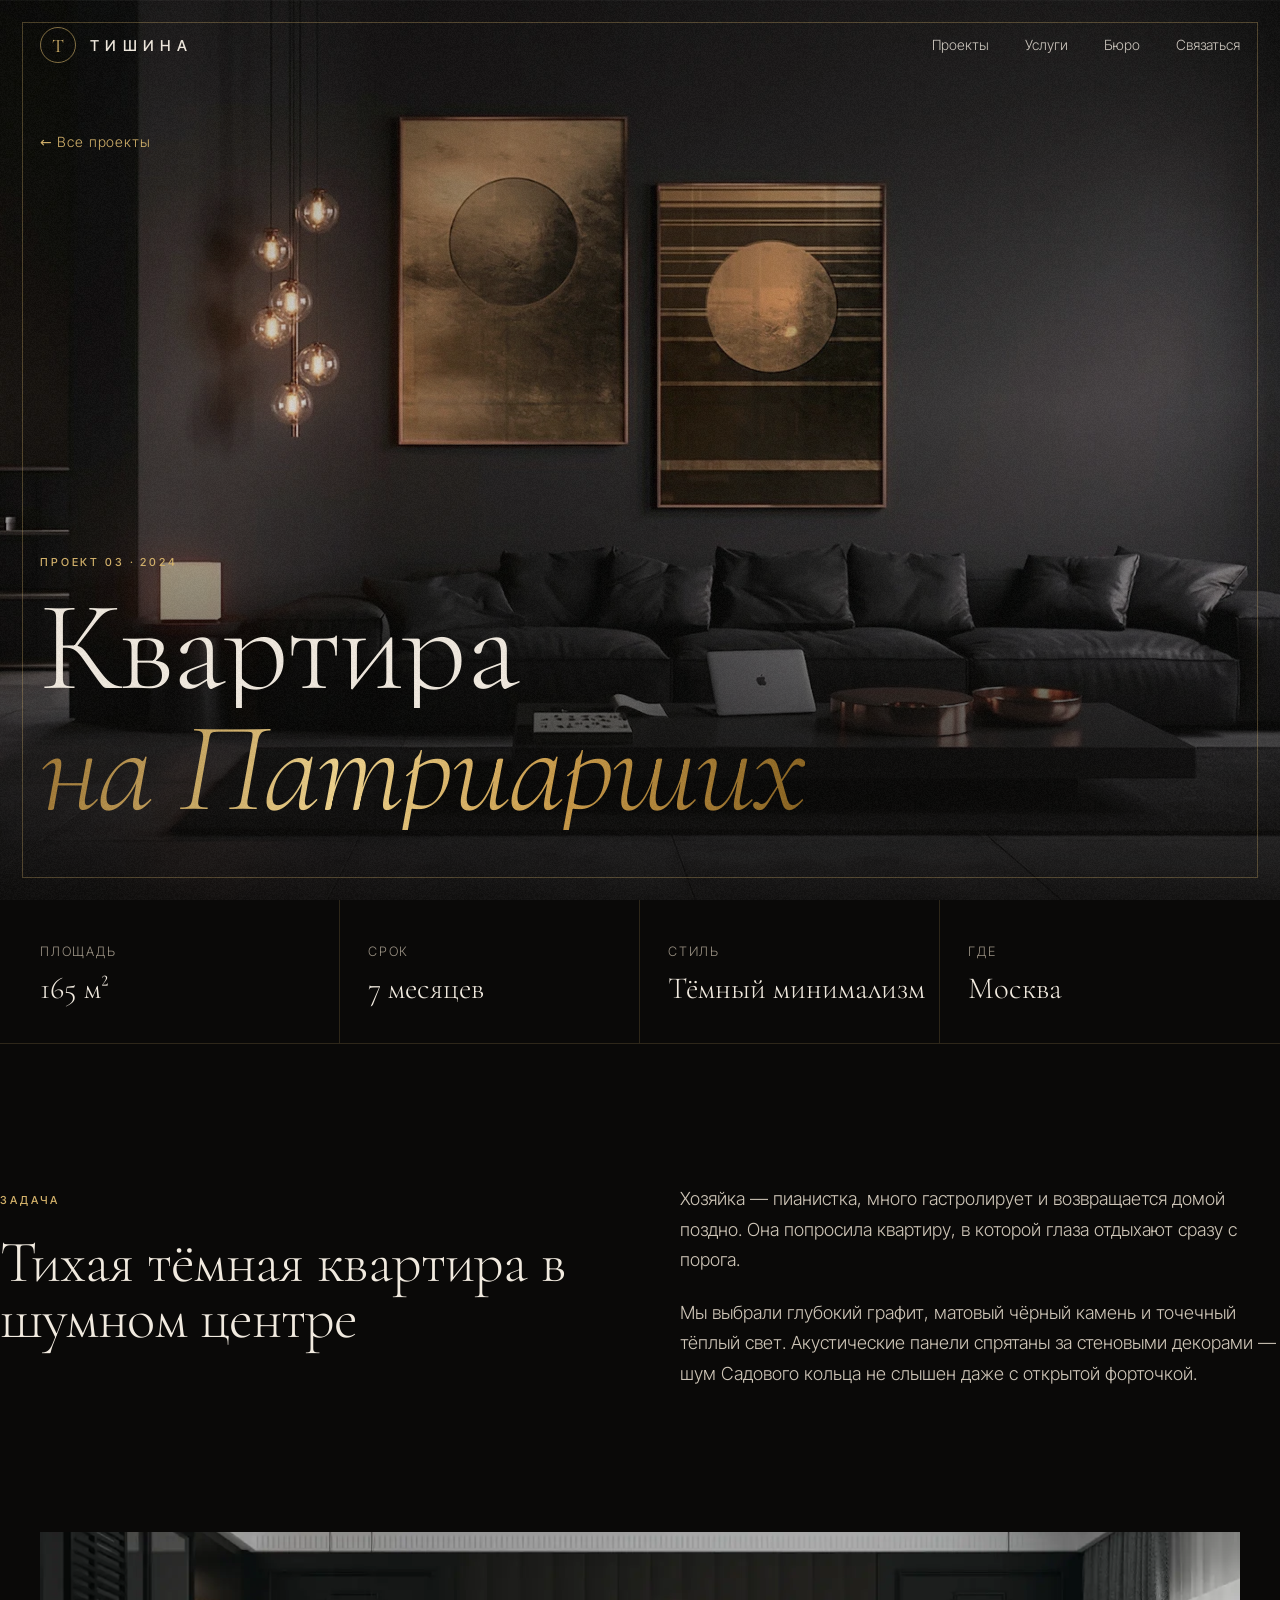
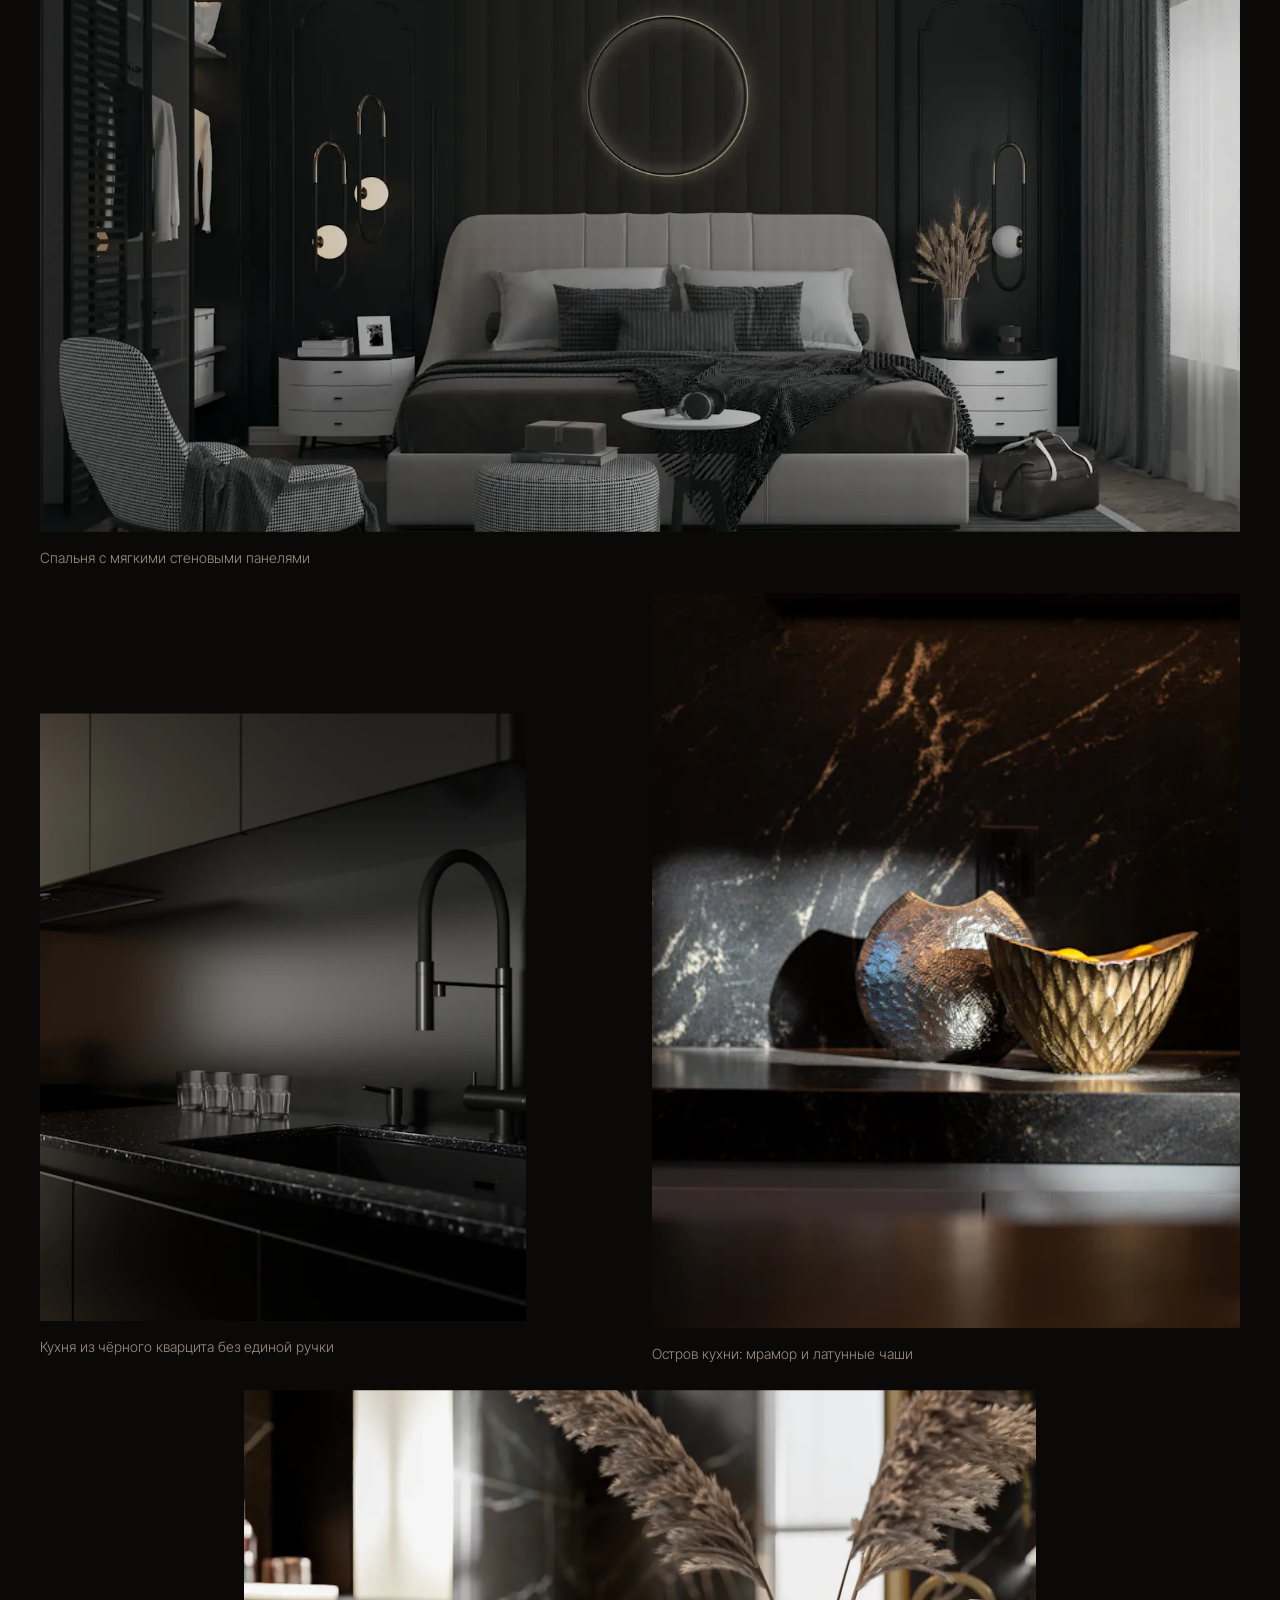
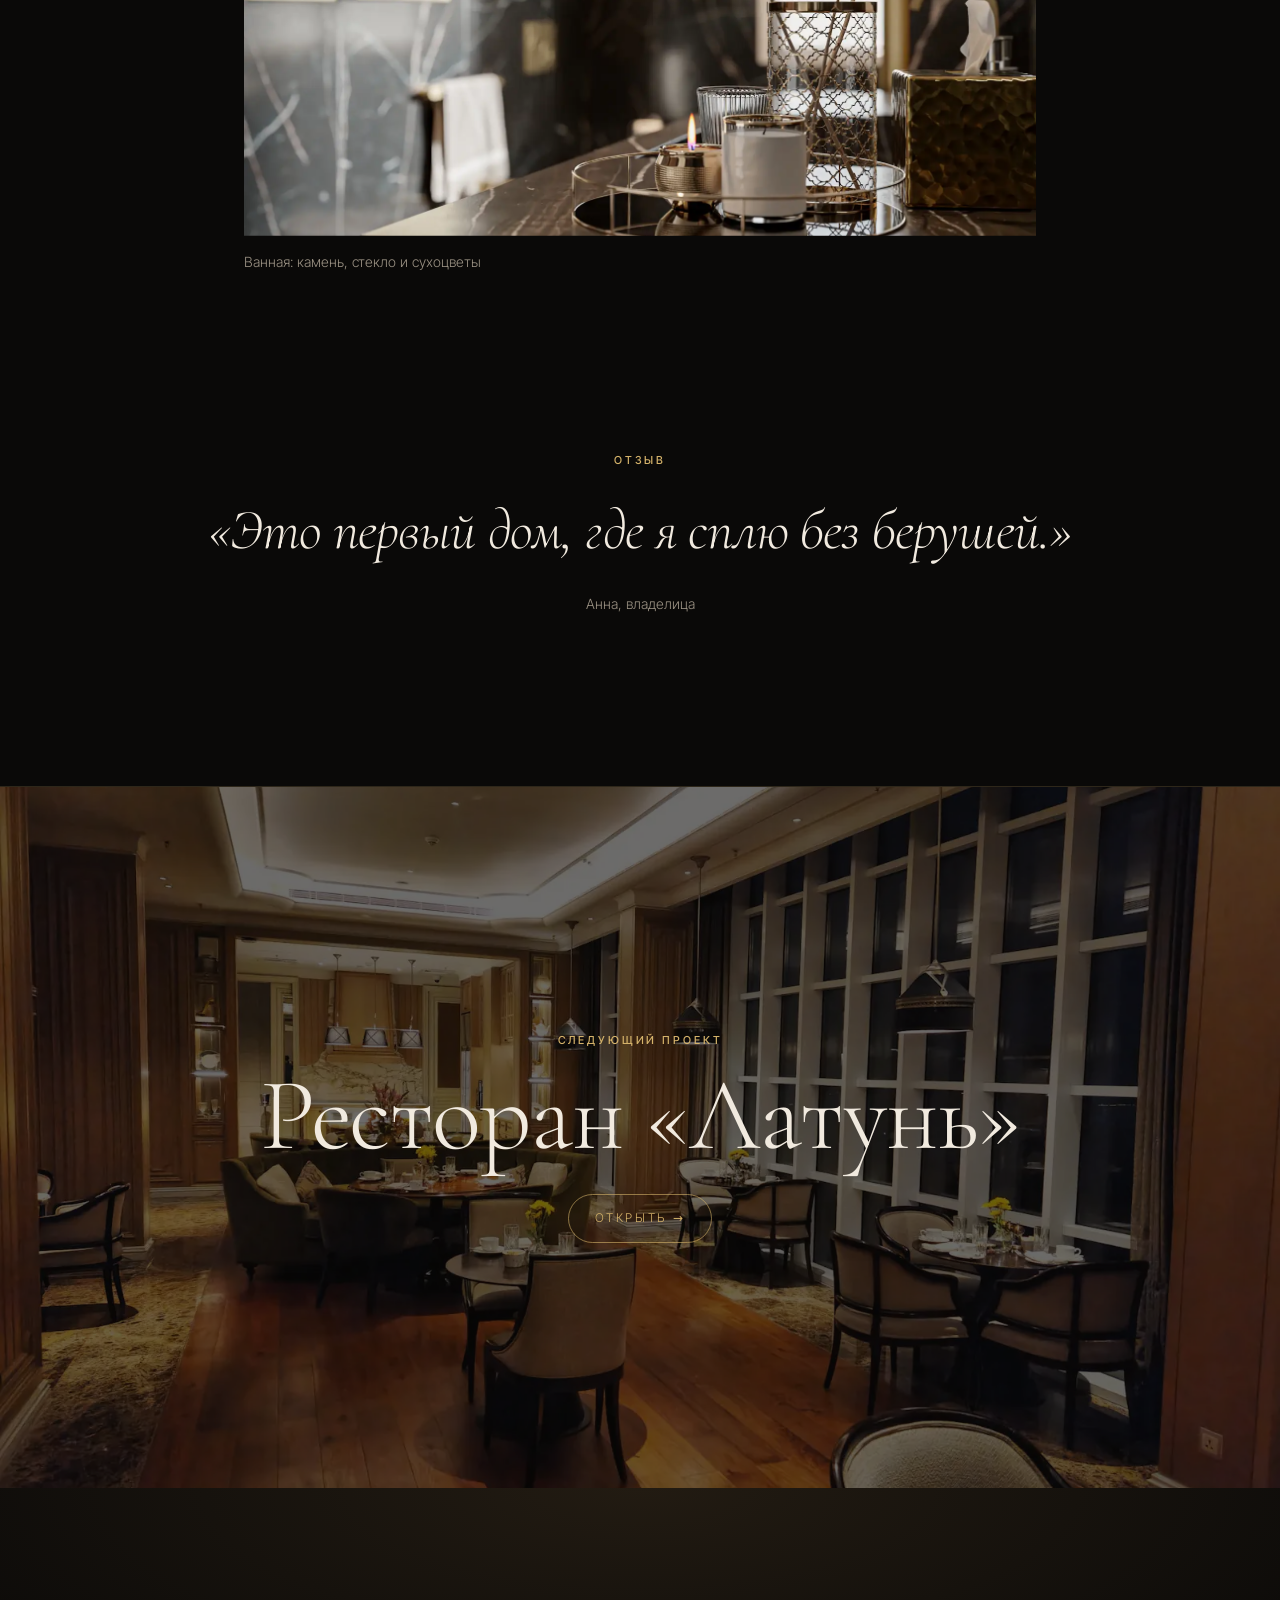
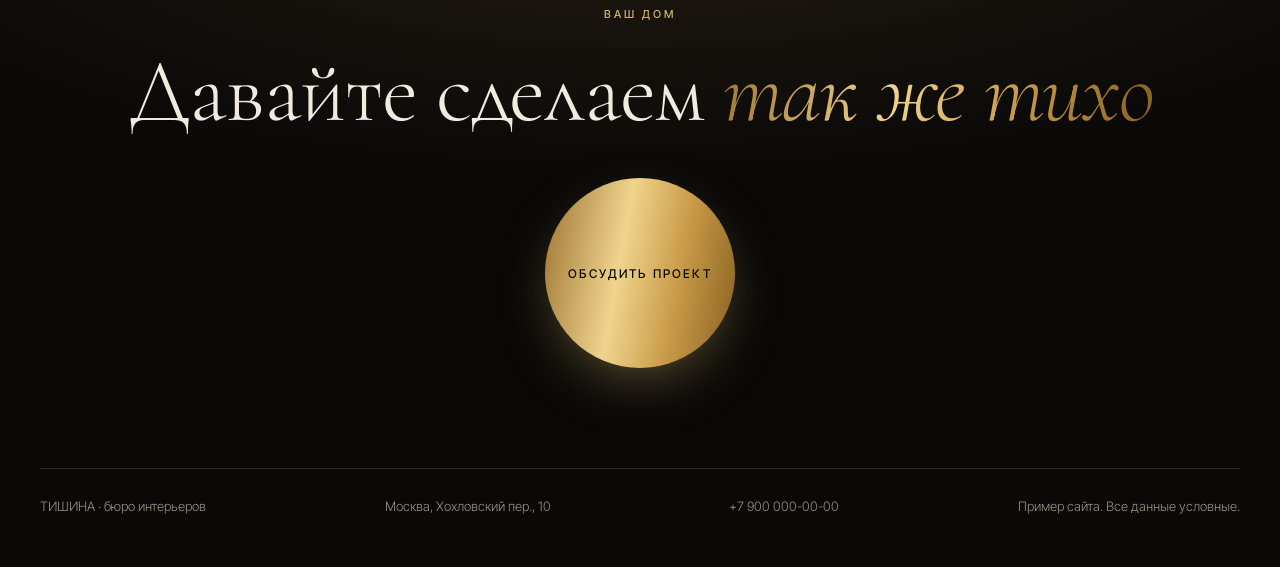
<file: tishina/kvartira.html>
<!doctype html>
<html lang="ru">
<head>
<meta charset="utf-8">
<meta name="viewport" content="width=device-width, initial-scale=1">
<title>Квартира на Патриарших — ТИШИНА, бюро интерьеров</title>
<meta name="description" content="Квартира на Патриарших: тёмный минимализм, 165 м², 7 месяцев. Проект бюро интерьеров ТИШИНА.">
<meta name="theme-color" content="#0a0908">
<link rel="preload" href="fonts/4f4a825379.woff2" as="font" type="font/woff2" crossorigin><link rel="preload" href="fonts/d796a5a445.woff2" as="font" type="font/woff2" crossorigin>
<link rel="icon" href="data:image/svg+xml,%3Csvg xmlns='http://www.w3.org/2000/svg' viewBox='0 0 64 64'%3E%3Crect width='64' height='64' rx='32' fill='%230a0908'/%3E%3Ccircle cx='32' cy='32' r='27' fill='none' stroke='%23d4b26a' stroke-width='2'/%3E%3Ctext x='32' y='43' font-family='Georgia' font-size='30' text-anchor='middle' fill='%23d4b26a'%3EТ%3C/text%3E%3C/svg%3E">
<style>
@font-face {
  font-family: 'Cormorant Garamond';
  font-style: italic;
  font-weight: 300;
  font-display: swap;
  src: url(fonts/034e3f1d96.woff2) format('woff2');
  unicode-range: U+0301, U+0400-045F, U+0490-0491, U+04B0-04B1, U+2116;
}
@font-face {
  font-family: 'Cormorant Garamond';
  font-style: italic;
  font-weight: 300;
  font-display: swap;
  src: url(fonts/25e3098244.woff2) format('woff2');
  unicode-range: U+0000-00FF, U+0131, U+0152-0153, U+02BB-02BC, U+02C6, U+02DA, U+02DC, U+0304, U+0308, U+0329, U+2000-206F, U+20AC, U+2122, U+2191, U+2193, U+2212, U+2215, U+FEFF, U+FFFD;
}
@font-face {
  font-family: 'Cormorant Garamond';
  font-style: italic;
  font-weight: 400;
  font-display: swap;
  src: url(fonts/034e3f1d96.woff2) format('woff2');
  unicode-range: U+0301, U+0400-045F, U+0490-0491, U+04B0-04B1, U+2116;
}
@font-face {
  font-family: 'Cormorant Garamond';
  font-style: italic;
  font-weight: 400;
  font-display: swap;
  src: url(fonts/25e3098244.woff2) format('woff2');
  unicode-range: U+0000-00FF, U+0131, U+0152-0153, U+02BB-02BC, U+02C6, U+02DA, U+02DC, U+0304, U+0308, U+0329, U+2000-206F, U+20AC, U+2122, U+2191, U+2193, U+2212, U+2215, U+FEFF, U+FFFD;
}
@font-face {
  font-family: 'Cormorant Garamond';
  font-style: italic;
  font-weight: 500;
  font-display: swap;
  src: url(fonts/034e3f1d96.woff2) format('woff2');
  unicode-range: U+0301, U+0400-045F, U+0490-0491, U+04B0-04B1, U+2116;
}
@font-face {
  font-family: 'Cormorant Garamond';
  font-style: italic;
  font-weight: 500;
  font-display: swap;
  src: url(fonts/25e3098244.woff2) format('woff2');
  unicode-range: U+0000-00FF, U+0131, U+0152-0153, U+02BB-02BC, U+02C6, U+02DA, U+02DC, U+0304, U+0308, U+0329, U+2000-206F, U+20AC, U+2122, U+2191, U+2193, U+2212, U+2215, U+FEFF, U+FFFD;
}
@font-face {
  font-family: 'Cormorant Garamond';
  font-style: normal;
  font-weight: 300;
  font-display: swap;
  src: url(fonts/4f4a825379.woff2) format('woff2');
  unicode-range: U+0301, U+0400-045F, U+0490-0491, U+04B0-04B1, U+2116;
}
@font-face {
  font-family: 'Cormorant Garamond';
  font-style: normal;
  font-weight: 300;
  font-display: swap;
  src: url(fonts/2fed1d1b2e.woff2) format('woff2');
  unicode-range: U+0000-00FF, U+0131, U+0152-0153, U+02BB-02BC, U+02C6, U+02DA, U+02DC, U+0304, U+0308, U+0329, U+2000-206F, U+20AC, U+2122, U+2191, U+2193, U+2212, U+2215, U+FEFF, U+FFFD;
}
@font-face {
  font-family: 'Cormorant Garamond';
  font-style: normal;
  font-weight: 400;
  font-display: swap;
  src: url(fonts/4f4a825379.woff2) format('woff2');
  unicode-range: U+0301, U+0400-045F, U+0490-0491, U+04B0-04B1, U+2116;
}
@font-face {
  font-family: 'Cormorant Garamond';
  font-style: normal;
  font-weight: 400;
  font-display: swap;
  src: url(fonts/2fed1d1b2e.woff2) format('woff2');
  unicode-range: U+0000-00FF, U+0131, U+0152-0153, U+02BB-02BC, U+02C6, U+02DA, U+02DC, U+0304, U+0308, U+0329, U+2000-206F, U+20AC, U+2122, U+2191, U+2193, U+2212, U+2215, U+FEFF, U+FFFD;
}
@font-face {
  font-family: 'Cormorant Garamond';
  font-style: normal;
  font-weight: 500;
  font-display: swap;
  src: url(fonts/4f4a825379.woff2) format('woff2');
  unicode-range: U+0301, U+0400-045F, U+0490-0491, U+04B0-04B1, U+2116;
}
@font-face {
  font-family: 'Cormorant Garamond';
  font-style: normal;
  font-weight: 500;
  font-display: swap;
  src: url(fonts/2fed1d1b2e.woff2) format('woff2');
  unicode-range: U+0000-00FF, U+0131, U+0152-0153, U+02BB-02BC, U+02C6, U+02DA, U+02DC, U+0304, U+0308, U+0329, U+2000-206F, U+20AC, U+2122, U+2191, U+2193, U+2212, U+2215, U+FEFF, U+FFFD;
}
@font-face {
  font-family: 'Inter Tight';
  font-style: normal;
  font-weight: 200;
  font-display: swap;
  src: url(fonts/d796a5a445.woff2) format('woff2');
  unicode-range: U+0301, U+0400-045F, U+0490-0491, U+04B0-04B1, U+2116;
}
@font-face {
  font-family: 'Inter Tight';
  font-style: normal;
  font-weight: 200;
  font-display: swap;
  src: url(fonts/1bf6b305a1.woff2) format('woff2');
  unicode-range: U+0000-00FF, U+0131, U+0152-0153, U+02BB-02BC, U+02C6, U+02DA, U+02DC, U+0304, U+0308, U+0329, U+2000-206F, U+20AC, U+2122, U+2191, U+2193, U+2212, U+2215, U+FEFF, U+FFFD;
}
@font-face {
  font-family: 'Inter Tight';
  font-style: normal;
  font-weight: 300;
  font-display: swap;
  src: url(fonts/d796a5a445.woff2) format('woff2');
  unicode-range: U+0301, U+0400-045F, U+0490-0491, U+04B0-04B1, U+2116;
}
@font-face {
  font-family: 'Inter Tight';
  font-style: normal;
  font-weight: 300;
  font-display: swap;
  src: url(fonts/1bf6b305a1.woff2) format('woff2');
  unicode-range: U+0000-00FF, U+0131, U+0152-0153, U+02BB-02BC, U+02C6, U+02DA, U+02DC, U+0304, U+0308, U+0329, U+2000-206F, U+20AC, U+2122, U+2191, U+2193, U+2212, U+2215, U+FEFF, U+FFFD;
}
@font-face {
  font-family: 'Inter Tight';
  font-style: normal;
  font-weight: 400;
  font-display: swap;
  src: url(fonts/d796a5a445.woff2) format('woff2');
  unicode-range: U+0301, U+0400-045F, U+0490-0491, U+04B0-04B1, U+2116;
}
@font-face {
  font-family: 'Inter Tight';
  font-style: normal;
  font-weight: 400;
  font-display: swap;
  src: url(fonts/1bf6b305a1.woff2) format('woff2');
  unicode-range: U+0000-00FF, U+0131, U+0152-0153, U+02BB-02BC, U+02C6, U+02DA, U+02DC, U+0304, U+0308, U+0329, U+2000-206F, U+20AC, U+2122, U+2191, U+2193, U+2212, U+2215, U+FEFF, U+FFFD;
}
@font-face {
  font-family: 'Inter Tight';
  font-style: normal;
  font-weight: 500;
  font-display: swap;
  src: url(fonts/d796a5a445.woff2) format('woff2');
  unicode-range: U+0301, U+0400-045F, U+0490-0491, U+04B0-04B1, U+2116;
}
@font-face {
  font-family: 'Inter Tight';
  font-style: normal;
  font-weight: 500;
  font-display: swap;
  src: url(fonts/1bf6b305a1.woff2) format('woff2');
  unicode-range: U+0000-00FF, U+0131, U+0152-0153, U+02BB-02BC, U+02C6, U+02DA, U+02DC, U+0304, U+0308, U+0329, U+2000-206F, U+20AC, U+2122, U+2191, U+2193, U+2212, U+2215, U+FEFF, U+FFFD;
}
@font-face {
  font-family: 'Inter Tight';
  font-style: normal;
  font-weight: 600;
  font-display: swap;
  src: url(fonts/d796a5a445.woff2) format('woff2');
  unicode-range: U+0301, U+0400-045F, U+0490-0491, U+04B0-04B1, U+2116;
}
@font-face {
  font-family: 'Inter Tight';
  font-style: normal;
  font-weight: 600;
  font-display: swap;
  src: url(fonts/1bf6b305a1.woff2) format('woff2');
  unicode-range: U+0000-00FF, U+0131, U+0152-0153, U+02BB-02BC, U+02C6, U+02DA, U+02DC, U+0304, U+0308, U+0329, U+2000-206F, U+20AC, U+2122, U+2191, U+2193, U+2212, U+2215, U+FEFF, U+FFFD;
}
</style>
<link rel="stylesheet" href="proekt.css">
</head>
<body>
<header><div class="w nav"><a class="logo" href="index.html">ТИШИНА</a><nav><a href="index.html#proekty">Проекты</a><a href="index.html#uslugi">Услуги</a><a href="index.html#byuro">Бюро</a><a href="index.html#kontakt">Связаться</a></nav></div></header>
<main>
<section class="top">
  <picture><source media="(max-width:699px) and (orientation:portrait)" srcset="img/l_kv_hero_mob.webp" width="760" height="1350"><img src="img/l_kv_hero_1800.webp" srcset="img/l_kv_hero_1000.webp 1000w, img/l_kv_hero_1800.webp 1800w" sizes="100vw" width="1800" height="1125" alt="Квартира на Патриарших" fetchpriority="high" style="view-transition-name:p-kv"></picture>
  <div class="w">
    <a class="nazad" href="index.html#proekty">← Все проекты</a>
    <span class="lbl">Проект 03 · 2024</span>
    <h1><span class="ln"><span>Квартира</span></span><span class="ln"><span><i class="s">на Патриарших</i></span></span></h1>
  </div>
</section>
<section class="w fakty">
  <div><span>Площадь</span><b>165 м²</b></div><div><span>Срок</span><b>7 месяцев</b></div><div><span>Стиль</span><b>Тёмный минимализм</b></div><div><span>Где</span><b>Москва</b></div>
</section>
<section class="w ist">
  <div class="rv"><span class="lbl">Задача</span><h2>Тихая тёмная квартира в шумном центре</h2></div>
  <div class="rv"><p>Хозяйка — пианистка, много гастролирует и возвращается домой поздно. Она попросила квартиру, в которой глаза отдыхают сразу с порога.</p><p>Мы выбрали глубокий графит, матовый чёрный камень и точечный тёплый свет. Акустические панели спрятаны за стеновыми декорами — шум Садового кольца не слышен даже с открытой форточкой.</p></div>
</section>
<section class="w gal">
    <figure class="rv"><div class="zan"><img loading="lazy" decoding="async" src="img/l_kv_spalnya_1600.webp" srcset="img/l_kv_spalnya_800.webp 800w, img/l_kv_spalnya_1600.webp 1600w" sizes="(max-width:900px) 260px, 1280px" width="1600" height="1000" alt="Спальня с мягкими стеновыми панелями"></div><figcaption>Спальня с мягкими стеновыми панелями</figcaption></figure>
    <figure class="rv"><div class="zan"><img loading="lazy" decoding="async" src="img/l_kv_kuhnya_1600.webp" srcset="img/l_kv_kuhnya_800.webp 800w, img/l_kv_kuhnya_1600.webp 1600w" sizes="(max-width:900px) 260px, 640px" width="1600" height="1000" alt="Кухня из чёрного кварцита без единой ручки"></div><figcaption>Кухня из чёрного кварцита без единой ручки</figcaption></figure>
    <figure class="rv"><div class="zan"><img loading="lazy" decoding="async" src="img/l_kv_mramor_1600.webp" srcset="img/l_kv_mramor_800.webp 800w, img/l_kv_mramor_1600.webp 1600w" sizes="(max-width:900px) 260px, 640px" width="1600" height="1000" alt="Остров кухни: мрамор и латунные чаши"></div><figcaption>Остров кухни: мрамор и латунные чаши</figcaption></figure>
    <figure class="rv"><div class="zan"><img loading="lazy" decoding="async" src="img/l_kv_detal_1600.webp" srcset="img/l_kv_detal_800.webp 800w, img/l_kv_detal_1600.webp 1600w" sizes="(max-width:900px) 260px, 1280px" width="1600" height="1000" alt="Ванная: камень, стекло и сухоцветы"></div><figcaption>Ванная: камень, стекло и сухоцветы</figcaption></figure>
</section>
<section class="w otz"><span class="lbl rv">Отзыв</span><blockquote class="rv">«Это первый дом, где я сплю без берушей.»</blockquote><cite class="rv">Анна, владелица</cite></section>
<a class="next" href="restoran.html"><picture><source media="(max-width:699px) and (orientation:portrait)" srcset="img/l_rest_hero_mob.webp"><img loading="lazy" decoding="async" src="img/l_rest_hero_1600.webp" srcset="img/l_rest_hero_1000.webp 1000w, img/l_rest_hero_1600.webp 1600w" sizes="100vw" width="1600" height="1000" alt="Ресторан «Латунь»"></picture><div class="w"><span class="lbl">Следующий проект</span><h2>Ресторан «Латунь»</h2><span class="str">Открыть →</span></div></a>
</main>
<footer><div class="w"><span class="lbl">Ваш дом</span><h2 style="margin-top:22px">Давайте сделаем <i class="s">так же тихо</i></h2><a class="zv" href="index.html#kontakt">Обсудить проект</a>
<div class="niz"><span>ТИШИНА · бюро интерьеров</span><span>Москва, Хохловский пер., 10</span><span>+7 900 000-00-00</span><span>Пример сайта. Все данные условные.</span></div></div></footer>
<script>
(()=>{const hd=document.querySelector('header');let ly=scrollY,t=false;
addEventListener('scroll',()=>{if(t)return;t=true;requestAnimationFrame(()=>{const y=scrollY;hd.classList.toggle('sc',y>40);hd.classList.toggle('skr',y>ly&&y>innerHeight*.5);ly=y;t=false})},{passive:true});
const io=new IntersectionObserver(es=>es.forEach(e=>{if(e.isIntersecting){e.target.classList.add('on');io.unobserve(e.target)}}),{rootMargin:'0px 0px -10% 0px'});
document.querySelectorAll('.rv,.zan').forEach(el=>io.observe(el));})();
</script>
</body>
</html>
</file>
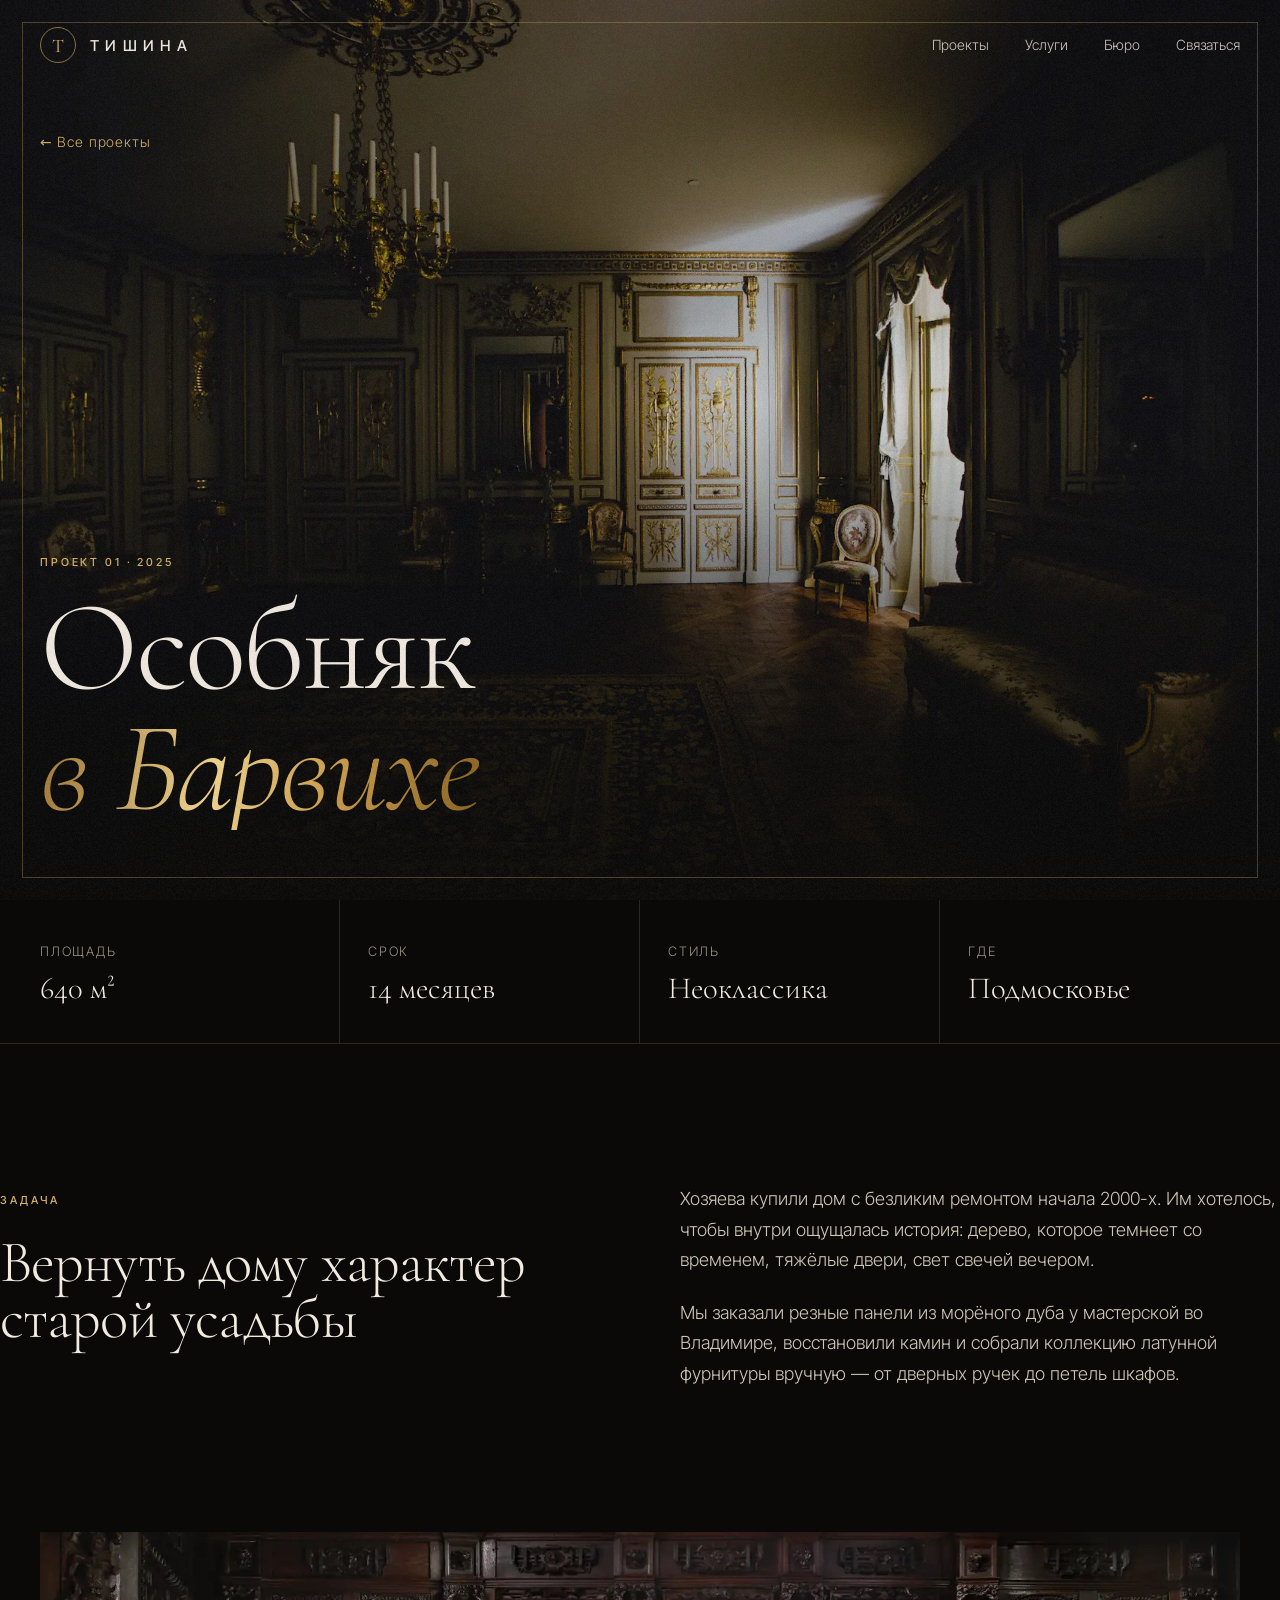
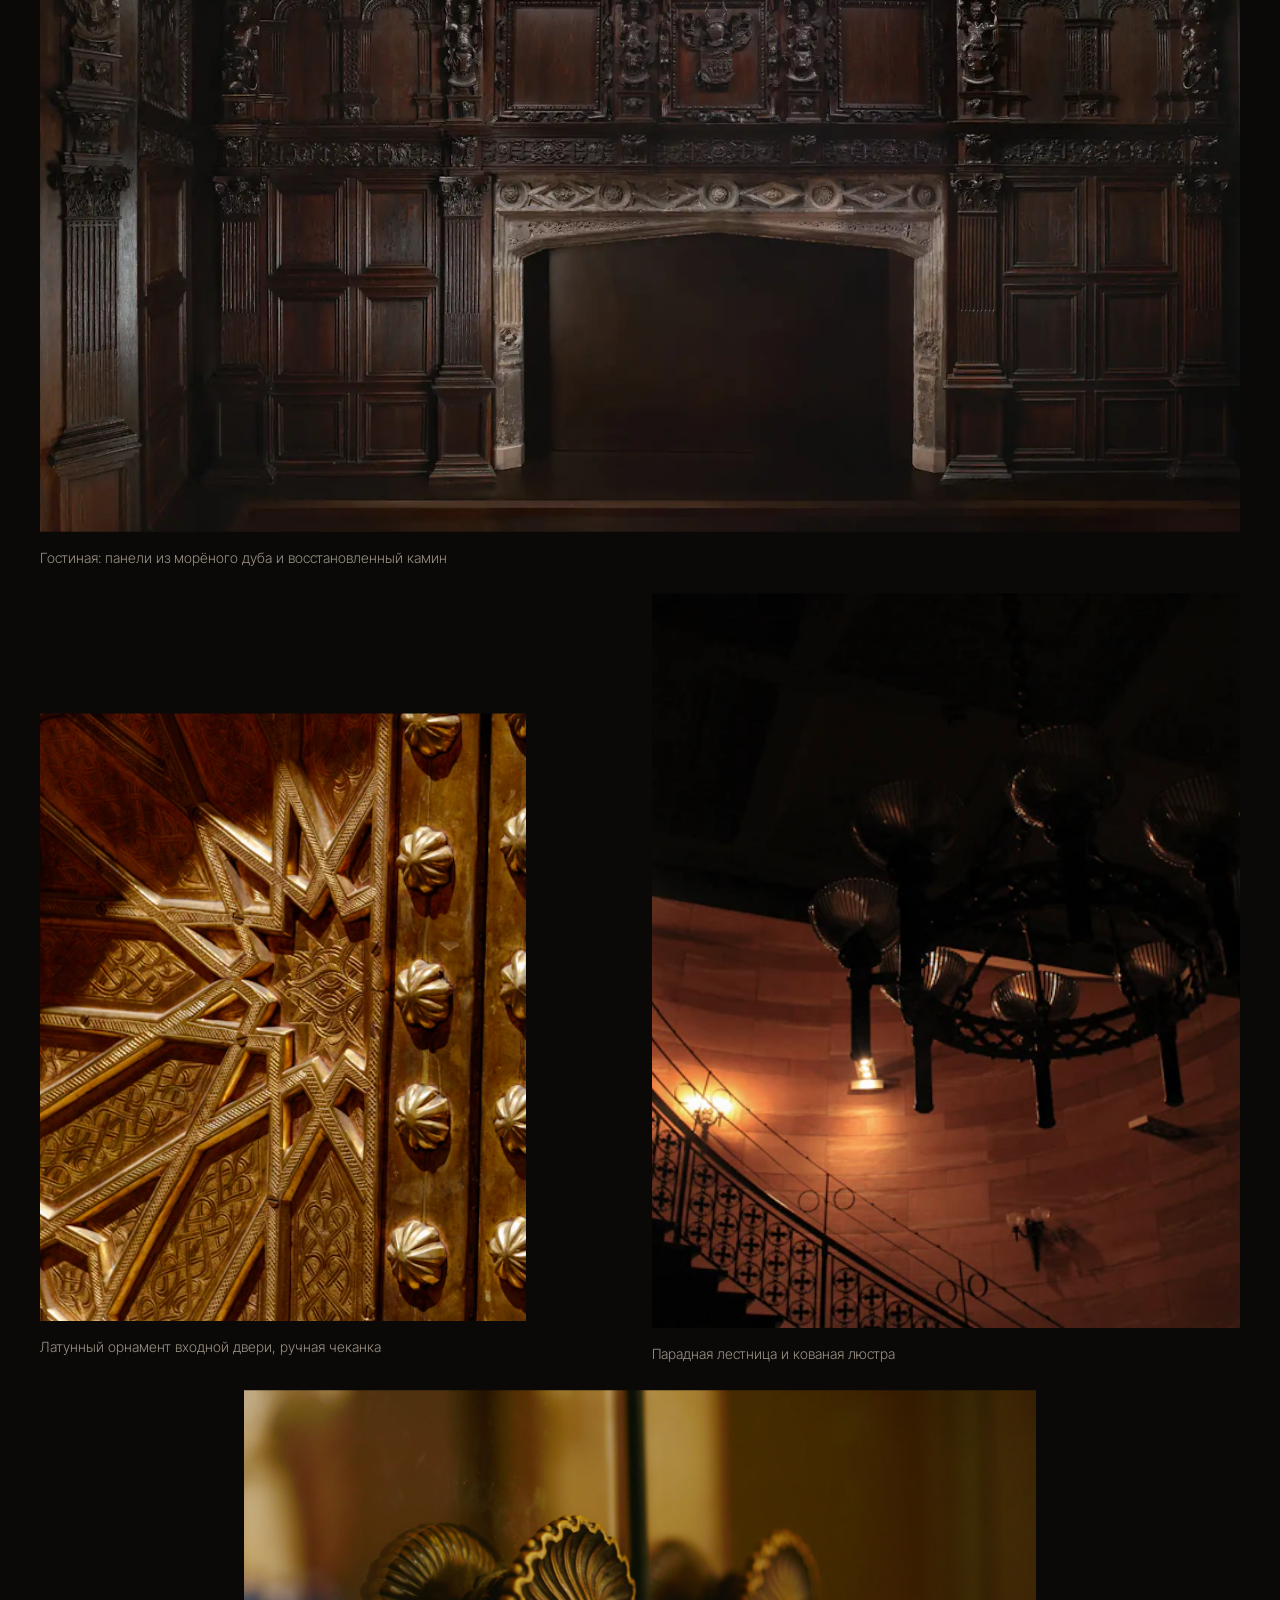
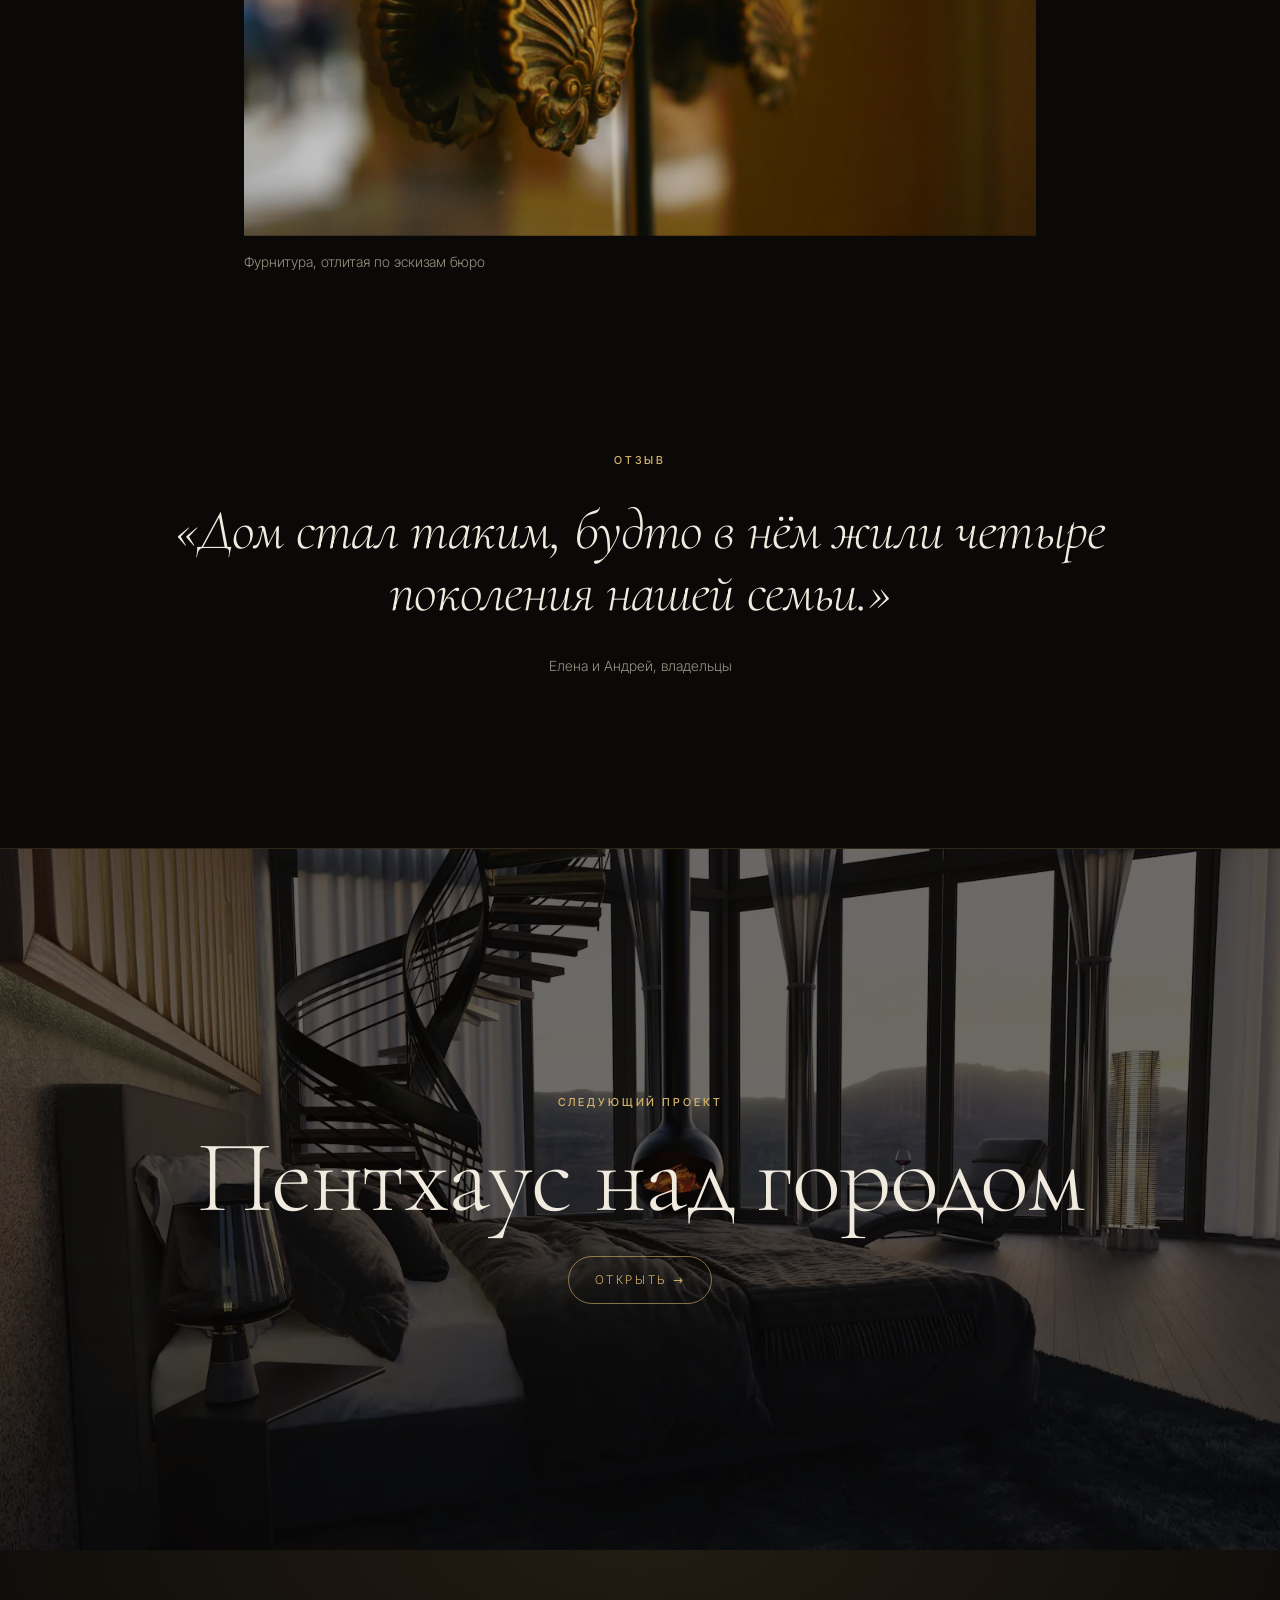
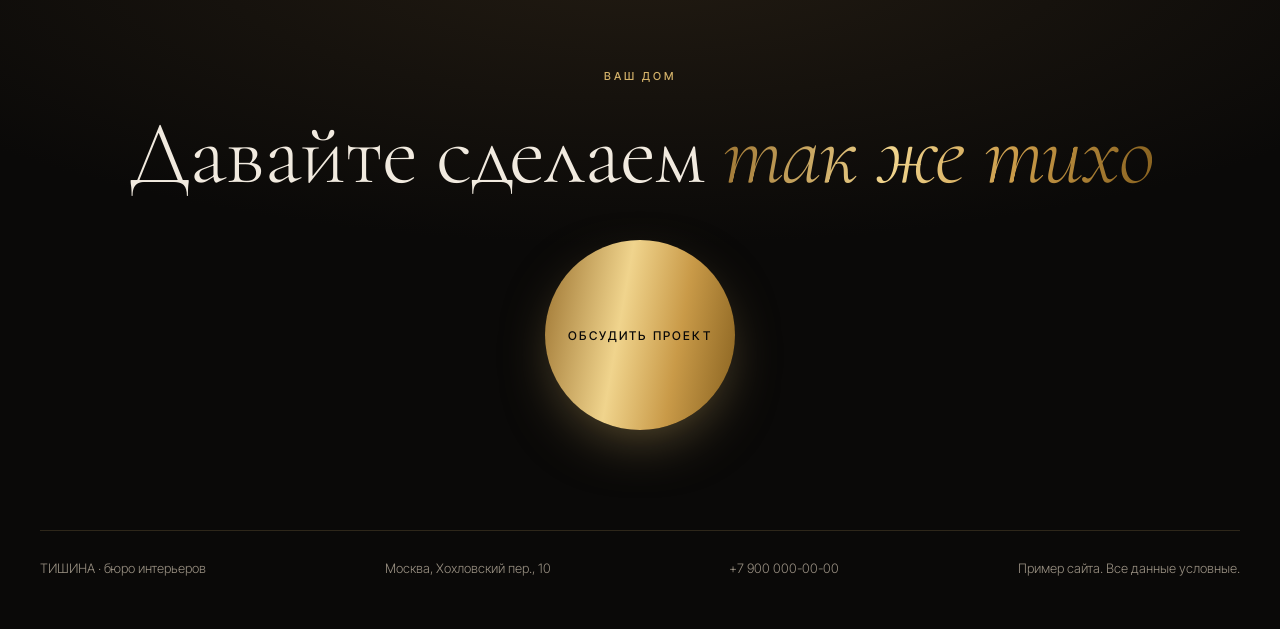
<file: tishina/osobnyak.html>
<!doctype html>
<html lang="ru">
<head>
<meta charset="utf-8">
<meta name="viewport" content="width=device-width, initial-scale=1">
<title>Особняк в Барвихе — ТИШИНА, бюро интерьеров</title>
<meta name="description" content="Особняк в Барвихе: неоклассика, 640 м², 14 месяцев. Проект бюро интерьеров ТИШИНА.">
<meta name="theme-color" content="#0a0908">
<link rel="preload" href="fonts/4f4a825379.woff2" as="font" type="font/woff2" crossorigin><link rel="preload" href="fonts/d796a5a445.woff2" as="font" type="font/woff2" crossorigin>
<link rel="icon" href="data:image/svg+xml,%3Csvg xmlns='http://www.w3.org/2000/svg' viewBox='0 0 64 64'%3E%3Crect width='64' height='64' rx='32' fill='%230a0908'/%3E%3Ccircle cx='32' cy='32' r='27' fill='none' stroke='%23d4b26a' stroke-width='2'/%3E%3Ctext x='32' y='43' font-family='Georgia' font-size='30' text-anchor='middle' fill='%23d4b26a'%3EТ%3C/text%3E%3C/svg%3E">
<style>
@font-face {
  font-family: 'Cormorant Garamond';
  font-style: italic;
  font-weight: 300;
  font-display: swap;
  src: url(fonts/034e3f1d96.woff2) format('woff2');
  unicode-range: U+0301, U+0400-045F, U+0490-0491, U+04B0-04B1, U+2116;
}
@font-face {
  font-family: 'Cormorant Garamond';
  font-style: italic;
  font-weight: 300;
  font-display: swap;
  src: url(fonts/25e3098244.woff2) format('woff2');
  unicode-range: U+0000-00FF, U+0131, U+0152-0153, U+02BB-02BC, U+02C6, U+02DA, U+02DC, U+0304, U+0308, U+0329, U+2000-206F, U+20AC, U+2122, U+2191, U+2193, U+2212, U+2215, U+FEFF, U+FFFD;
}
@font-face {
  font-family: 'Cormorant Garamond';
  font-style: italic;
  font-weight: 400;
  font-display: swap;
  src: url(fonts/034e3f1d96.woff2) format('woff2');
  unicode-range: U+0301, U+0400-045F, U+0490-0491, U+04B0-04B1, U+2116;
}
@font-face {
  font-family: 'Cormorant Garamond';
  font-style: italic;
  font-weight: 400;
  font-display: swap;
  src: url(fonts/25e3098244.woff2) format('woff2');
  unicode-range: U+0000-00FF, U+0131, U+0152-0153, U+02BB-02BC, U+02C6, U+02DA, U+02DC, U+0304, U+0308, U+0329, U+2000-206F, U+20AC, U+2122, U+2191, U+2193, U+2212, U+2215, U+FEFF, U+FFFD;
}
@font-face {
  font-family: 'Cormorant Garamond';
  font-style: italic;
  font-weight: 500;
  font-display: swap;
  src: url(fonts/034e3f1d96.woff2) format('woff2');
  unicode-range: U+0301, U+0400-045F, U+0490-0491, U+04B0-04B1, U+2116;
}
@font-face {
  font-family: 'Cormorant Garamond';
  font-style: italic;
  font-weight: 500;
  font-display: swap;
  src: url(fonts/25e3098244.woff2) format('woff2');
  unicode-range: U+0000-00FF, U+0131, U+0152-0153, U+02BB-02BC, U+02C6, U+02DA, U+02DC, U+0304, U+0308, U+0329, U+2000-206F, U+20AC, U+2122, U+2191, U+2193, U+2212, U+2215, U+FEFF, U+FFFD;
}
@font-face {
  font-family: 'Cormorant Garamond';
  font-style: normal;
  font-weight: 300;
  font-display: swap;
  src: url(fonts/4f4a825379.woff2) format('woff2');
  unicode-range: U+0301, U+0400-045F, U+0490-0491, U+04B0-04B1, U+2116;
}
@font-face {
  font-family: 'Cormorant Garamond';
  font-style: normal;
  font-weight: 300;
  font-display: swap;
  src: url(fonts/2fed1d1b2e.woff2) format('woff2');
  unicode-range: U+0000-00FF, U+0131, U+0152-0153, U+02BB-02BC, U+02C6, U+02DA, U+02DC, U+0304, U+0308, U+0329, U+2000-206F, U+20AC, U+2122, U+2191, U+2193, U+2212, U+2215, U+FEFF, U+FFFD;
}
@font-face {
  font-family: 'Cormorant Garamond';
  font-style: normal;
  font-weight: 400;
  font-display: swap;
  src: url(fonts/4f4a825379.woff2) format('woff2');
  unicode-range: U+0301, U+0400-045F, U+0490-0491, U+04B0-04B1, U+2116;
}
@font-face {
  font-family: 'Cormorant Garamond';
  font-style: normal;
  font-weight: 400;
  font-display: swap;
  src: url(fonts/2fed1d1b2e.woff2) format('woff2');
  unicode-range: U+0000-00FF, U+0131, U+0152-0153, U+02BB-02BC, U+02C6, U+02DA, U+02DC, U+0304, U+0308, U+0329, U+2000-206F, U+20AC, U+2122, U+2191, U+2193, U+2212, U+2215, U+FEFF, U+FFFD;
}
@font-face {
  font-family: 'Cormorant Garamond';
  font-style: normal;
  font-weight: 500;
  font-display: swap;
  src: url(fonts/4f4a825379.woff2) format('woff2');
  unicode-range: U+0301, U+0400-045F, U+0490-0491, U+04B0-04B1, U+2116;
}
@font-face {
  font-family: 'Cormorant Garamond';
  font-style: normal;
  font-weight: 500;
  font-display: swap;
  src: url(fonts/2fed1d1b2e.woff2) format('woff2');
  unicode-range: U+0000-00FF, U+0131, U+0152-0153, U+02BB-02BC, U+02C6, U+02DA, U+02DC, U+0304, U+0308, U+0329, U+2000-206F, U+20AC, U+2122, U+2191, U+2193, U+2212, U+2215, U+FEFF, U+FFFD;
}
@font-face {
  font-family: 'Inter Tight';
  font-style: normal;
  font-weight: 200;
  font-display: swap;
  src: url(fonts/d796a5a445.woff2) format('woff2');
  unicode-range: U+0301, U+0400-045F, U+0490-0491, U+04B0-04B1, U+2116;
}
@font-face {
  font-family: 'Inter Tight';
  font-style: normal;
  font-weight: 200;
  font-display: swap;
  src: url(fonts/1bf6b305a1.woff2) format('woff2');
  unicode-range: U+0000-00FF, U+0131, U+0152-0153, U+02BB-02BC, U+02C6, U+02DA, U+02DC, U+0304, U+0308, U+0329, U+2000-206F, U+20AC, U+2122, U+2191, U+2193, U+2212, U+2215, U+FEFF, U+FFFD;
}
@font-face {
  font-family: 'Inter Tight';
  font-style: normal;
  font-weight: 300;
  font-display: swap;
  src: url(fonts/d796a5a445.woff2) format('woff2');
  unicode-range: U+0301, U+0400-045F, U+0490-0491, U+04B0-04B1, U+2116;
}
@font-face {
  font-family: 'Inter Tight';
  font-style: normal;
  font-weight: 300;
  font-display: swap;
  src: url(fonts/1bf6b305a1.woff2) format('woff2');
  unicode-range: U+0000-00FF, U+0131, U+0152-0153, U+02BB-02BC, U+02C6, U+02DA, U+02DC, U+0304, U+0308, U+0329, U+2000-206F, U+20AC, U+2122, U+2191, U+2193, U+2212, U+2215, U+FEFF, U+FFFD;
}
@font-face {
  font-family: 'Inter Tight';
  font-style: normal;
  font-weight: 400;
  font-display: swap;
  src: url(fonts/d796a5a445.woff2) format('woff2');
  unicode-range: U+0301, U+0400-045F, U+0490-0491, U+04B0-04B1, U+2116;
}
@font-face {
  font-family: 'Inter Tight';
  font-style: normal;
  font-weight: 400;
  font-display: swap;
  src: url(fonts/1bf6b305a1.woff2) format('woff2');
  unicode-range: U+0000-00FF, U+0131, U+0152-0153, U+02BB-02BC, U+02C6, U+02DA, U+02DC, U+0304, U+0308, U+0329, U+2000-206F, U+20AC, U+2122, U+2191, U+2193, U+2212, U+2215, U+FEFF, U+FFFD;
}
@font-face {
  font-family: 'Inter Tight';
  font-style: normal;
  font-weight: 500;
  font-display: swap;
  src: url(fonts/d796a5a445.woff2) format('woff2');
  unicode-range: U+0301, U+0400-045F, U+0490-0491, U+04B0-04B1, U+2116;
}
@font-face {
  font-family: 'Inter Tight';
  font-style: normal;
  font-weight: 500;
  font-display: swap;
  src: url(fonts/1bf6b305a1.woff2) format('woff2');
  unicode-range: U+0000-00FF, U+0131, U+0152-0153, U+02BB-02BC, U+02C6, U+02DA, U+02DC, U+0304, U+0308, U+0329, U+2000-206F, U+20AC, U+2122, U+2191, U+2193, U+2212, U+2215, U+FEFF, U+FFFD;
}
@font-face {
  font-family: 'Inter Tight';
  font-style: normal;
  font-weight: 600;
  font-display: swap;
  src: url(fonts/d796a5a445.woff2) format('woff2');
  unicode-range: U+0301, U+0400-045F, U+0490-0491, U+04B0-04B1, U+2116;
}
@font-face {
  font-family: 'Inter Tight';
  font-style: normal;
  font-weight: 600;
  font-display: swap;
  src: url(fonts/1bf6b305a1.woff2) format('woff2');
  unicode-range: U+0000-00FF, U+0131, U+0152-0153, U+02BB-02BC, U+02C6, U+02DA, U+02DC, U+0304, U+0308, U+0329, U+2000-206F, U+20AC, U+2122, U+2191, U+2193, U+2212, U+2215, U+FEFF, U+FFFD;
}
</style>
<link rel="stylesheet" href="proekt.css">
</head>
<body>
<header><div class="w nav"><a class="logo" href="index.html">ТИШИНА</a><nav><a href="index.html#proekty">Проекты</a><a href="index.html#uslugi">Услуги</a><a href="index.html#byuro">Бюро</a><a href="index.html#kontakt">Связаться</a></nav></div></header>
<main>
<section class="top">
  <picture><source media="(max-width:699px) and (orientation:portrait)" srcset="img/l_osob_hero_mob.webp" width="760" height="1350"><img src="img/l_osob_hero_1800.webp" srcset="img/l_osob_hero_1000.webp 1000w, img/l_osob_hero_1800.webp 1800w" sizes="100vw" width="1800" height="1125" alt="Особняк в Барвихе" fetchpriority="high" style="view-transition-name:p-osob"></picture>
  <div class="w">
    <a class="nazad" href="index.html#proekty">← Все проекты</a>
    <span class="lbl">Проект 01 · 2025</span>
    <h1><span class="ln"><span>Особняк</span></span><span class="ln"><span><i class="s">в Барвихе</i></span></span></h1>
  </div>
</section>
<section class="w fakty">
  <div><span>Площадь</span><b>640 м²</b></div><div><span>Срок</span><b>14 месяцев</b></div><div><span>Стиль</span><b>Неоклассика</b></div><div><span>Где</span><b>Подмосковье</b></div>
</section>
<section class="w ist">
  <div class="rv"><span class="lbl">Задача</span><h2>Вернуть дому характер старой усадьбы</h2></div>
  <div class="rv"><p>Хозяева купили дом с безликим ремонтом начала 2000-х. Им хотелось, чтобы внутри ощущалась история: дерево, которое темнеет со временем, тяжёлые двери, свет свечей вечером.</p><p>Мы заказали резные панели из морёного дуба у мастерской во Владимире, восстановили камин и собрали коллекцию латунной фурнитуры вручную — от дверных ручек до петель шкафов.</p></div>
</section>
<section class="w gal">
    <figure class="rv"><div class="zan"><img loading="lazy" decoding="async" src="img/l_osob_derevo_1600.webp" srcset="img/l_osob_derevo_800.webp 800w, img/l_osob_derevo_1600.webp 1600w" sizes="(max-width:900px) 260px, 1280px" width="1600" height="1000" alt="Гостиная: панели из морёного дуба и восстановленный камин"></div><figcaption>Гостиная: панели из морёного дуба и восстановленный камин</figcaption></figure>
    <figure class="rv"><div class="zan"><img loading="lazy" decoding="async" src="img/l_osob_ornament_1600.webp" srcset="img/l_osob_ornament_800.webp 800w, img/l_osob_ornament_1600.webp 1600w" sizes="(max-width:900px) 260px, 640px" width="1600" height="1000" alt="Латунный орнамент входной двери, ручная чеканка"></div><figcaption>Латунный орнамент входной двери, ручная чеканка</figcaption></figure>
    <figure class="rv"><div class="zan"><img loading="lazy" decoding="async" src="img/l_osob_lestnica_1600.webp" srcset="img/l_osob_lestnica_800.webp 800w, img/l_osob_lestnica_1600.webp 1600w" sizes="(max-width:900px) 260px, 640px" width="1600" height="1000" alt="Парадная лестница и кованая люстра"></div><figcaption>Парадная лестница и кованая люстра</figcaption></figure>
    <figure class="rv"><div class="zan"><img loading="lazy" decoding="async" src="img/l_osob_ruchki_1600.webp" srcset="img/l_osob_ruchki_800.webp 800w, img/l_osob_ruchki_1600.webp 1600w" sizes="(max-width:900px) 260px, 1280px" width="1600" height="1000" alt="Фурнитура, отлитая по эскизам бюро"></div><figcaption>Фурнитура, отлитая по эскизам бюро</figcaption></figure>
</section>
<section class="w otz"><span class="lbl rv">Отзыв</span><blockquote class="rv">«Дом стал таким, будто в нём жили четыре поколения нашей семьи.»</blockquote><cite class="rv">Елена и Андрей, владельцы</cite></section>
<a class="next" href="penthaus.html"><picture><source media="(max-width:699px) and (orientation:portrait)" srcset="img/l_pent_hero_mob.webp"><img loading="lazy" decoding="async" src="img/l_pent_hero_1600.webp" srcset="img/l_pent_hero_1000.webp 1000w, img/l_pent_hero_1600.webp 1600w" sizes="100vw" width="1600" height="1000" alt="Пентхаус над городом"></picture><div class="w"><span class="lbl">Следующий проект</span><h2>Пентхаус над городом</h2><span class="str">Открыть →</span></div></a>
</main>
<footer><div class="w"><span class="lbl">Ваш дом</span><h2 style="margin-top:22px">Давайте сделаем <i class="s">так же тихо</i></h2><a class="zv" href="index.html#kontakt">Обсудить проект</a>
<div class="niz"><span>ТИШИНА · бюро интерьеров</span><span>Москва, Хохловский пер., 10</span><span>+7 900 000-00-00</span><span>Пример сайта. Все данные условные.</span></div></div></footer>
<script>
(()=>{const hd=document.querySelector('header');let ly=scrollY,t=false;
addEventListener('scroll',()=>{if(t)return;t=true;requestAnimationFrame(()=>{const y=scrollY;hd.classList.toggle('sc',y>40);hd.classList.toggle('skr',y>ly&&y>innerHeight*.5);ly=y;t=false})},{passive:true});
const io=new IntersectionObserver(es=>es.forEach(e=>{if(e.isIntersecting){e.target.classList.add('on');io.unobserve(e.target)}}),{rootMargin:'0px 0px -10% 0px'});
document.querySelectorAll('.rv,.zan').forEach(el=>io.observe(el));})();
</script>
</body>
</html>
</file>
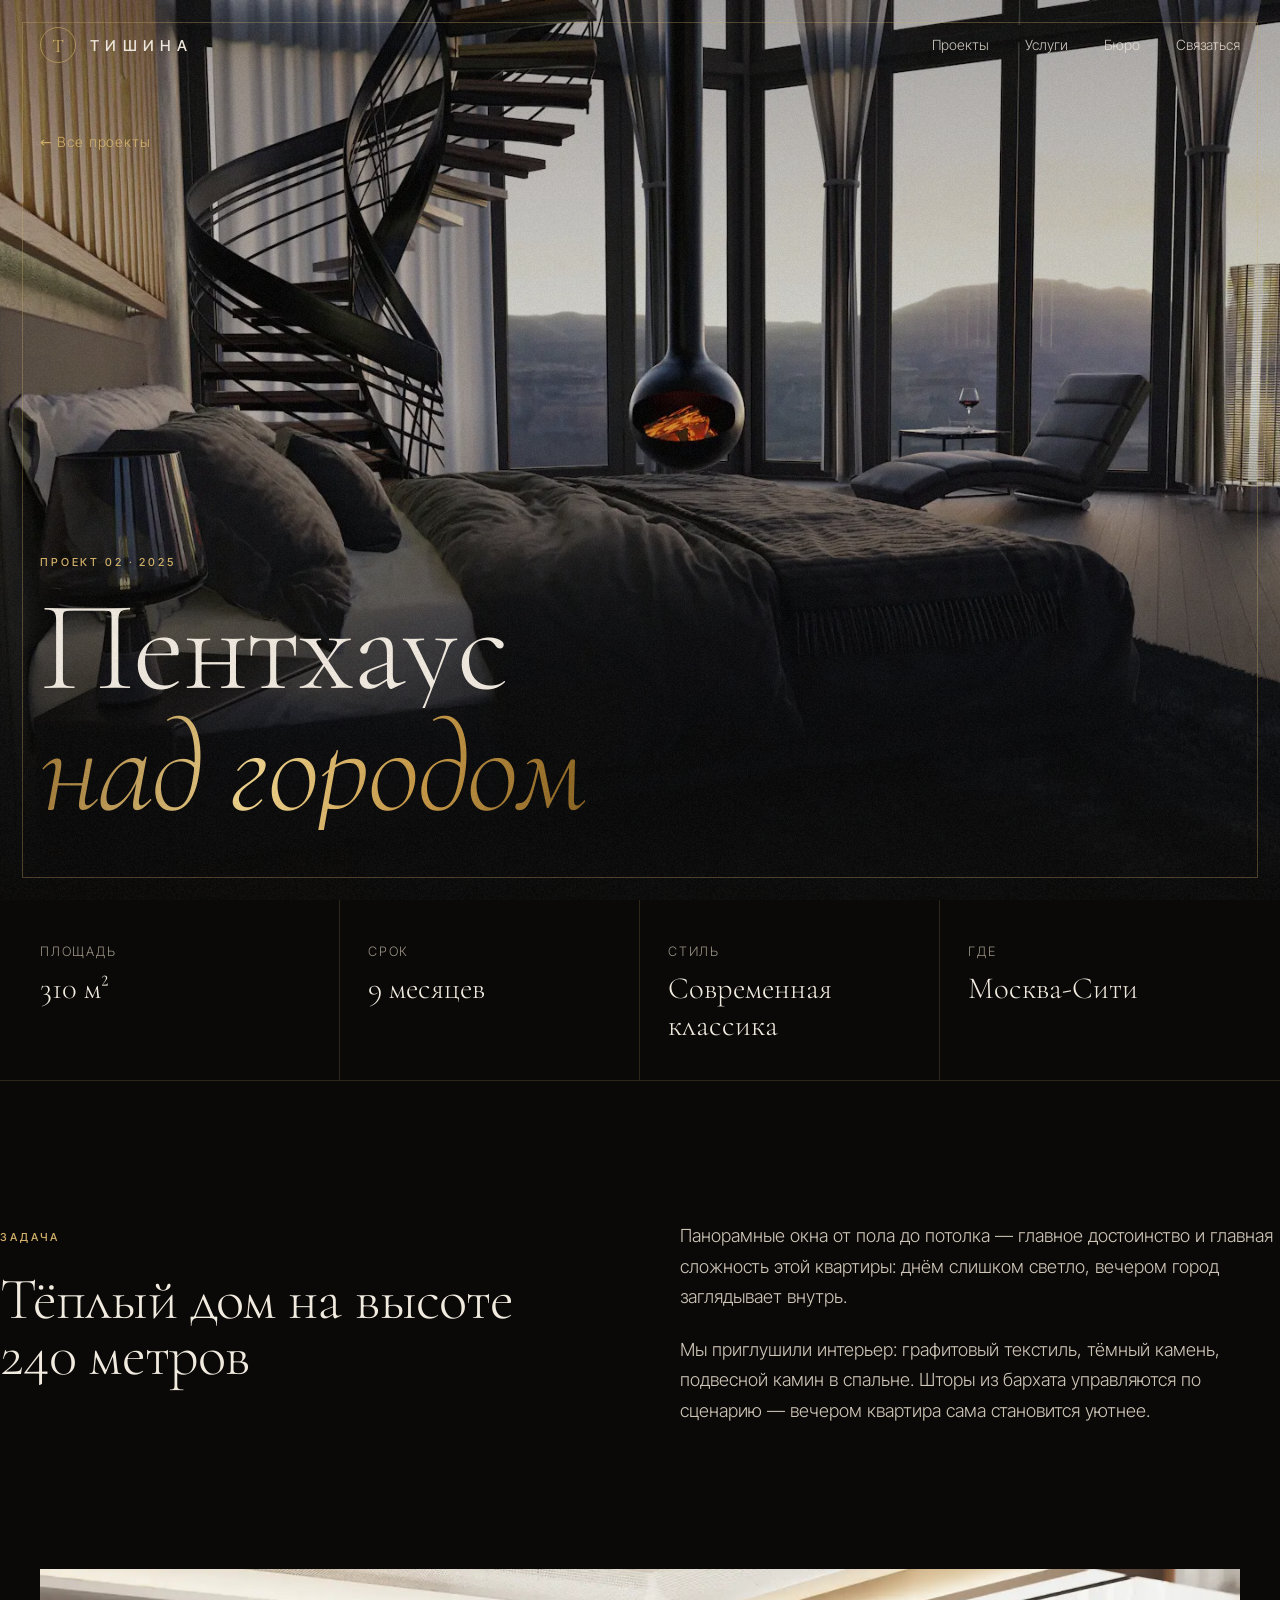
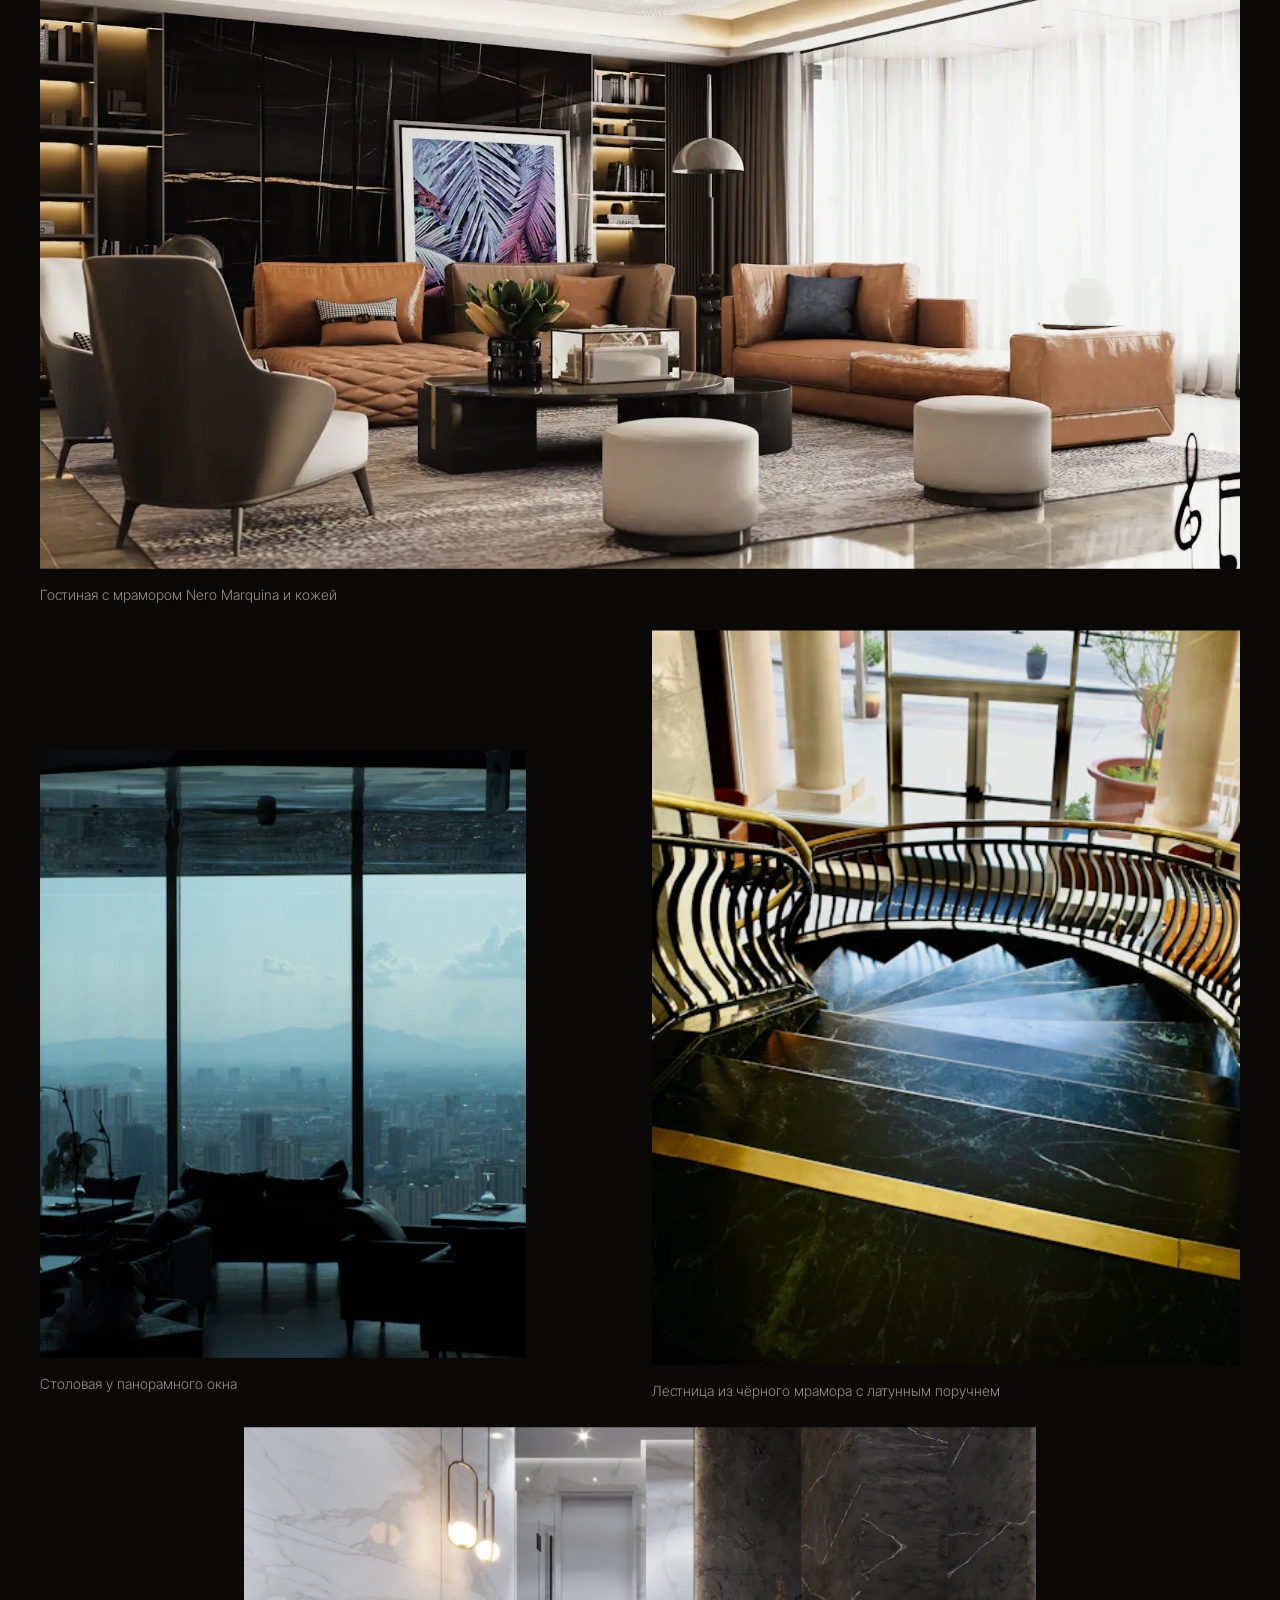
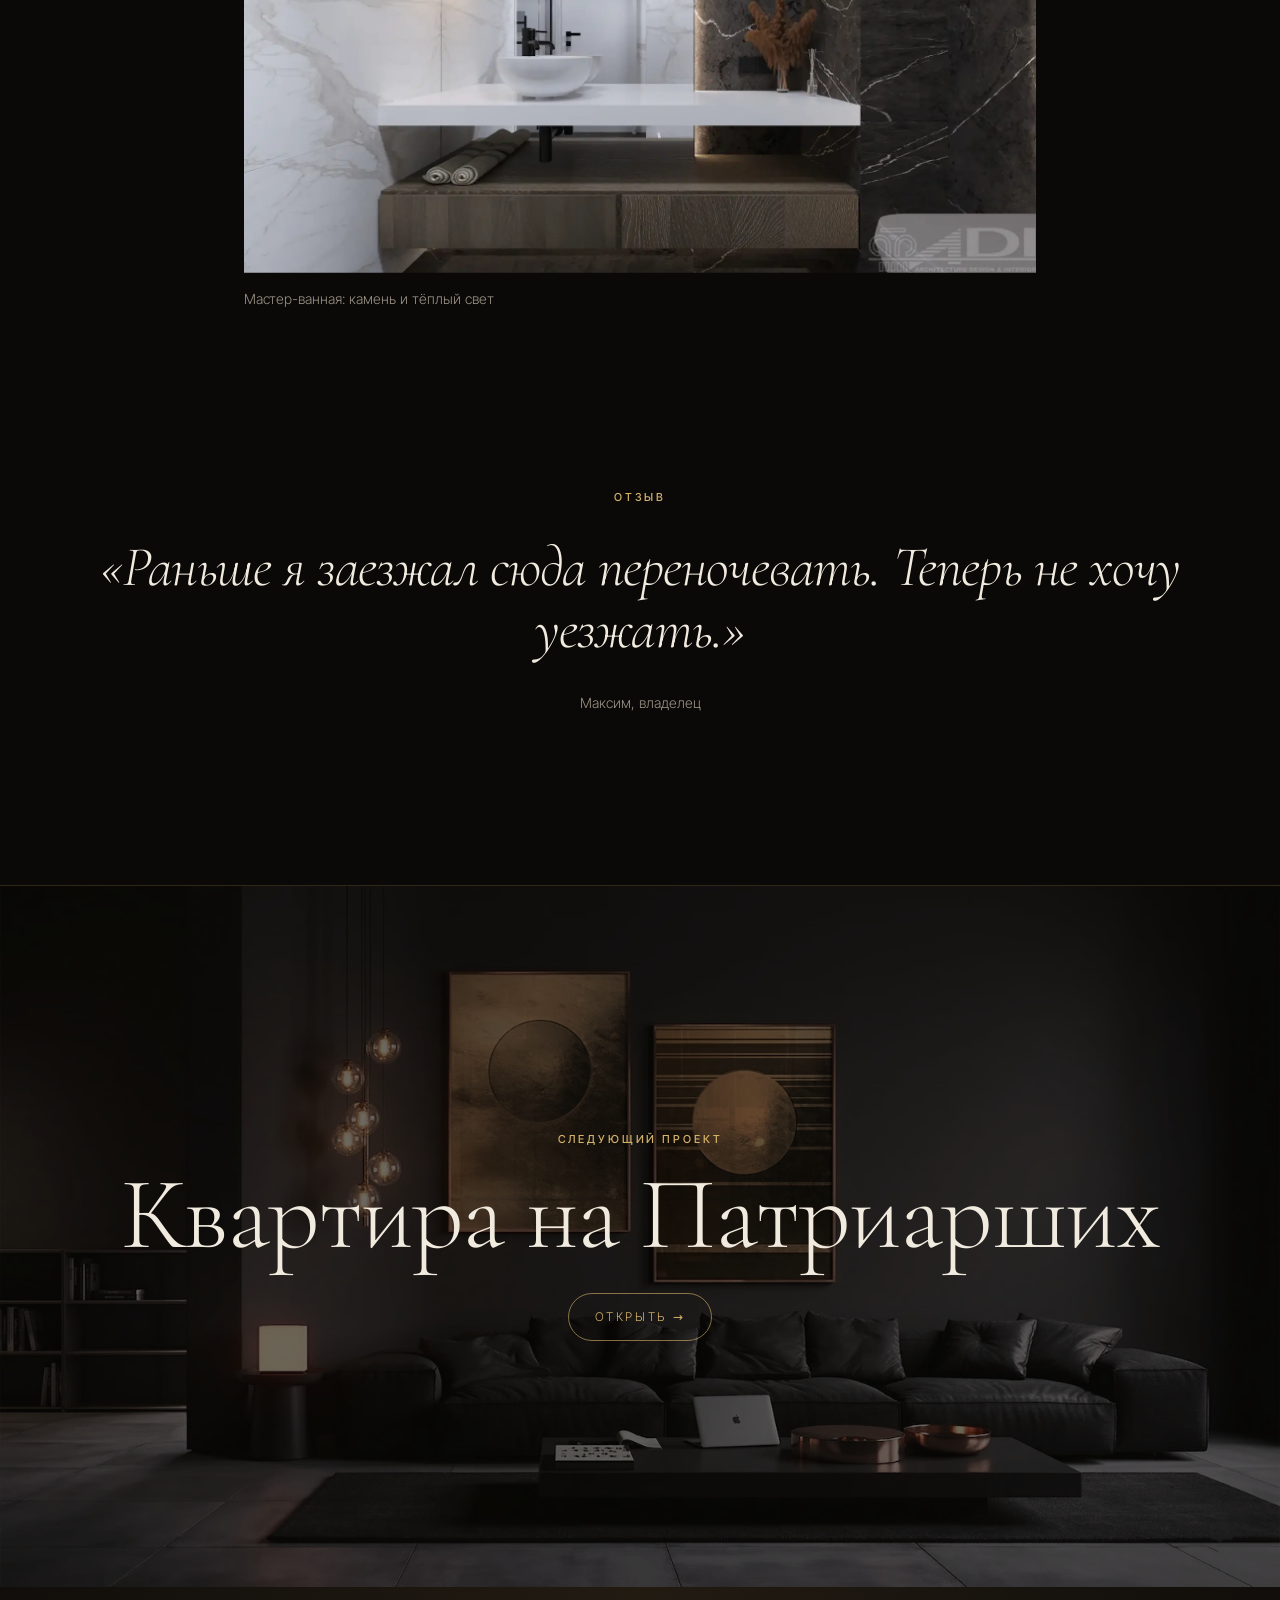
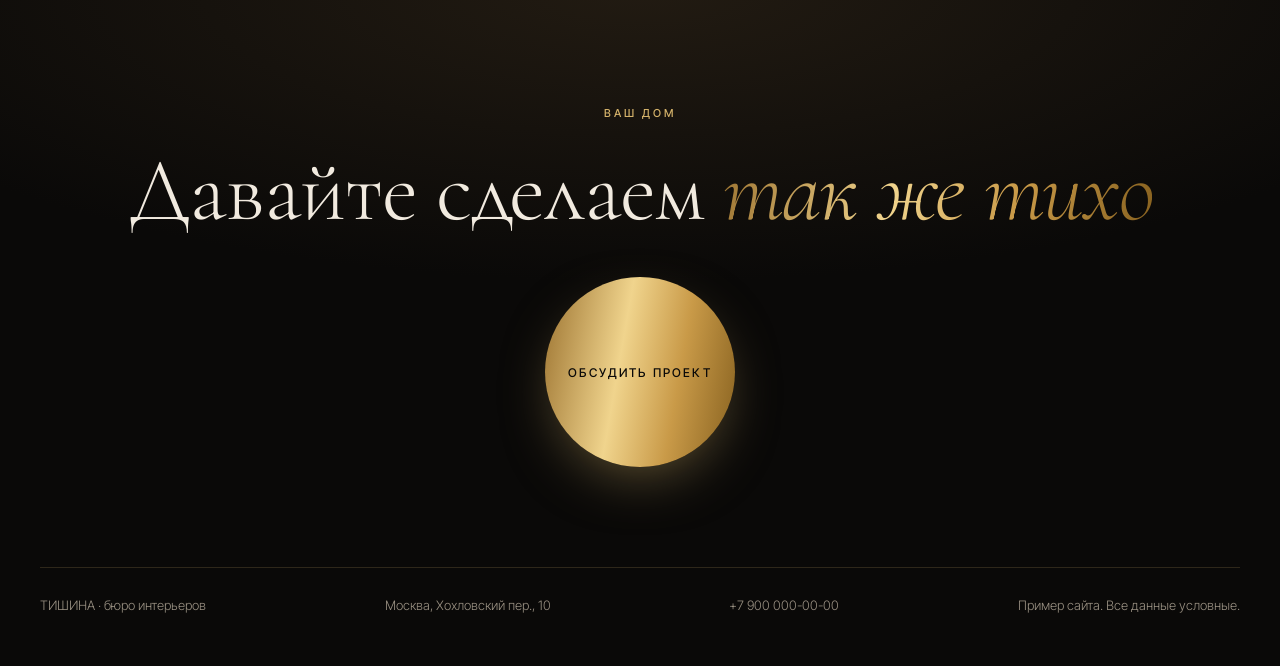
<file: tishina/penthaus.html>
<!doctype html>
<html lang="ru">
<head>
<meta charset="utf-8">
<meta name="viewport" content="width=device-width, initial-scale=1">
<title>Пентхаус над городом — ТИШИНА, бюро интерьеров</title>
<meta name="description" content="Пентхаус над городом: современная классика, 310 м², 9 месяцев. Проект бюро интерьеров ТИШИНА.">
<meta name="theme-color" content="#0a0908">
<link rel="preload" href="fonts/4f4a825379.woff2" as="font" type="font/woff2" crossorigin><link rel="preload" href="fonts/d796a5a445.woff2" as="font" type="font/woff2" crossorigin>
<link rel="icon" href="data:image/svg+xml,%3Csvg xmlns='http://www.w3.org/2000/svg' viewBox='0 0 64 64'%3E%3Crect width='64' height='64' rx='32' fill='%230a0908'/%3E%3Ccircle cx='32' cy='32' r='27' fill='none' stroke='%23d4b26a' stroke-width='2'/%3E%3Ctext x='32' y='43' font-family='Georgia' font-size='30' text-anchor='middle' fill='%23d4b26a'%3EТ%3C/text%3E%3C/svg%3E">
<style>
@font-face {
  font-family: 'Cormorant Garamond';
  font-style: italic;
  font-weight: 300;
  font-display: swap;
  src: url(fonts/034e3f1d96.woff2) format('woff2');
  unicode-range: U+0301, U+0400-045F, U+0490-0491, U+04B0-04B1, U+2116;
}
@font-face {
  font-family: 'Cormorant Garamond';
  font-style: italic;
  font-weight: 300;
  font-display: swap;
  src: url(fonts/25e3098244.woff2) format('woff2');
  unicode-range: U+0000-00FF, U+0131, U+0152-0153, U+02BB-02BC, U+02C6, U+02DA, U+02DC, U+0304, U+0308, U+0329, U+2000-206F, U+20AC, U+2122, U+2191, U+2193, U+2212, U+2215, U+FEFF, U+FFFD;
}
@font-face {
  font-family: 'Cormorant Garamond';
  font-style: italic;
  font-weight: 400;
  font-display: swap;
  src: url(fonts/034e3f1d96.woff2) format('woff2');
  unicode-range: U+0301, U+0400-045F, U+0490-0491, U+04B0-04B1, U+2116;
}
@font-face {
  font-family: 'Cormorant Garamond';
  font-style: italic;
  font-weight: 400;
  font-display: swap;
  src: url(fonts/25e3098244.woff2) format('woff2');
  unicode-range: U+0000-00FF, U+0131, U+0152-0153, U+02BB-02BC, U+02C6, U+02DA, U+02DC, U+0304, U+0308, U+0329, U+2000-206F, U+20AC, U+2122, U+2191, U+2193, U+2212, U+2215, U+FEFF, U+FFFD;
}
@font-face {
  font-family: 'Cormorant Garamond';
  font-style: italic;
  font-weight: 500;
  font-display: swap;
  src: url(fonts/034e3f1d96.woff2) format('woff2');
  unicode-range: U+0301, U+0400-045F, U+0490-0491, U+04B0-04B1, U+2116;
}
@font-face {
  font-family: 'Cormorant Garamond';
  font-style: italic;
  font-weight: 500;
  font-display: swap;
  src: url(fonts/25e3098244.woff2) format('woff2');
  unicode-range: U+0000-00FF, U+0131, U+0152-0153, U+02BB-02BC, U+02C6, U+02DA, U+02DC, U+0304, U+0308, U+0329, U+2000-206F, U+20AC, U+2122, U+2191, U+2193, U+2212, U+2215, U+FEFF, U+FFFD;
}
@font-face {
  font-family: 'Cormorant Garamond';
  font-style: normal;
  font-weight: 300;
  font-display: swap;
  src: url(fonts/4f4a825379.woff2) format('woff2');
  unicode-range: U+0301, U+0400-045F, U+0490-0491, U+04B0-04B1, U+2116;
}
@font-face {
  font-family: 'Cormorant Garamond';
  font-style: normal;
  font-weight: 300;
  font-display: swap;
  src: url(fonts/2fed1d1b2e.woff2) format('woff2');
  unicode-range: U+0000-00FF, U+0131, U+0152-0153, U+02BB-02BC, U+02C6, U+02DA, U+02DC, U+0304, U+0308, U+0329, U+2000-206F, U+20AC, U+2122, U+2191, U+2193, U+2212, U+2215, U+FEFF, U+FFFD;
}
@font-face {
  font-family: 'Cormorant Garamond';
  font-style: normal;
  font-weight: 400;
  font-display: swap;
  src: url(fonts/4f4a825379.woff2) format('woff2');
  unicode-range: U+0301, U+0400-045F, U+0490-0491, U+04B0-04B1, U+2116;
}
@font-face {
  font-family: 'Cormorant Garamond';
  font-style: normal;
  font-weight: 400;
  font-display: swap;
  src: url(fonts/2fed1d1b2e.woff2) format('woff2');
  unicode-range: U+0000-00FF, U+0131, U+0152-0153, U+02BB-02BC, U+02C6, U+02DA, U+02DC, U+0304, U+0308, U+0329, U+2000-206F, U+20AC, U+2122, U+2191, U+2193, U+2212, U+2215, U+FEFF, U+FFFD;
}
@font-face {
  font-family: 'Cormorant Garamond';
  font-style: normal;
  font-weight: 500;
  font-display: swap;
  src: url(fonts/4f4a825379.woff2) format('woff2');
  unicode-range: U+0301, U+0400-045F, U+0490-0491, U+04B0-04B1, U+2116;
}
@font-face {
  font-family: 'Cormorant Garamond';
  font-style: normal;
  font-weight: 500;
  font-display: swap;
  src: url(fonts/2fed1d1b2e.woff2) format('woff2');
  unicode-range: U+0000-00FF, U+0131, U+0152-0153, U+02BB-02BC, U+02C6, U+02DA, U+02DC, U+0304, U+0308, U+0329, U+2000-206F, U+20AC, U+2122, U+2191, U+2193, U+2212, U+2215, U+FEFF, U+FFFD;
}
@font-face {
  font-family: 'Inter Tight';
  font-style: normal;
  font-weight: 200;
  font-display: swap;
  src: url(fonts/d796a5a445.woff2) format('woff2');
  unicode-range: U+0301, U+0400-045F, U+0490-0491, U+04B0-04B1, U+2116;
}
@font-face {
  font-family: 'Inter Tight';
  font-style: normal;
  font-weight: 200;
  font-display: swap;
  src: url(fonts/1bf6b305a1.woff2) format('woff2');
  unicode-range: U+0000-00FF, U+0131, U+0152-0153, U+02BB-02BC, U+02C6, U+02DA, U+02DC, U+0304, U+0308, U+0329, U+2000-206F, U+20AC, U+2122, U+2191, U+2193, U+2212, U+2215, U+FEFF, U+FFFD;
}
@font-face {
  font-family: 'Inter Tight';
  font-style: normal;
  font-weight: 300;
  font-display: swap;
  src: url(fonts/d796a5a445.woff2) format('woff2');
  unicode-range: U+0301, U+0400-045F, U+0490-0491, U+04B0-04B1, U+2116;
}
@font-face {
  font-family: 'Inter Tight';
  font-style: normal;
  font-weight: 300;
  font-display: swap;
  src: url(fonts/1bf6b305a1.woff2) format('woff2');
  unicode-range: U+0000-00FF, U+0131, U+0152-0153, U+02BB-02BC, U+02C6, U+02DA, U+02DC, U+0304, U+0308, U+0329, U+2000-206F, U+20AC, U+2122, U+2191, U+2193, U+2212, U+2215, U+FEFF, U+FFFD;
}
@font-face {
  font-family: 'Inter Tight';
  font-style: normal;
  font-weight: 400;
  font-display: swap;
  src: url(fonts/d796a5a445.woff2) format('woff2');
  unicode-range: U+0301, U+0400-045F, U+0490-0491, U+04B0-04B1, U+2116;
}
@font-face {
  font-family: 'Inter Tight';
  font-style: normal;
  font-weight: 400;
  font-display: swap;
  src: url(fonts/1bf6b305a1.woff2) format('woff2');
  unicode-range: U+0000-00FF, U+0131, U+0152-0153, U+02BB-02BC, U+02C6, U+02DA, U+02DC, U+0304, U+0308, U+0329, U+2000-206F, U+20AC, U+2122, U+2191, U+2193, U+2212, U+2215, U+FEFF, U+FFFD;
}
@font-face {
  font-family: 'Inter Tight';
  font-style: normal;
  font-weight: 500;
  font-display: swap;
  src: url(fonts/d796a5a445.woff2) format('woff2');
  unicode-range: U+0301, U+0400-045F, U+0490-0491, U+04B0-04B1, U+2116;
}
@font-face {
  font-family: 'Inter Tight';
  font-style: normal;
  font-weight: 500;
  font-display: swap;
  src: url(fonts/1bf6b305a1.woff2) format('woff2');
  unicode-range: U+0000-00FF, U+0131, U+0152-0153, U+02BB-02BC, U+02C6, U+02DA, U+02DC, U+0304, U+0308, U+0329, U+2000-206F, U+20AC, U+2122, U+2191, U+2193, U+2212, U+2215, U+FEFF, U+FFFD;
}
@font-face {
  font-family: 'Inter Tight';
  font-style: normal;
  font-weight: 600;
  font-display: swap;
  src: url(fonts/d796a5a445.woff2) format('woff2');
  unicode-range: U+0301, U+0400-045F, U+0490-0491, U+04B0-04B1, U+2116;
}
@font-face {
  font-family: 'Inter Tight';
  font-style: normal;
  font-weight: 600;
  font-display: swap;
  src: url(fonts/1bf6b305a1.woff2) format('woff2');
  unicode-range: U+0000-00FF, U+0131, U+0152-0153, U+02BB-02BC, U+02C6, U+02DA, U+02DC, U+0304, U+0308, U+0329, U+2000-206F, U+20AC, U+2122, U+2191, U+2193, U+2212, U+2215, U+FEFF, U+FFFD;
}
</style>
<link rel="stylesheet" href="proekt.css">
</head>
<body>
<header><div class="w nav"><a class="logo" href="index.html">ТИШИНА</a><nav><a href="index.html#proekty">Проекты</a><a href="index.html#uslugi">Услуги</a><a href="index.html#byuro">Бюро</a><a href="index.html#kontakt">Связаться</a></nav></div></header>
<main>
<section class="top">
  <picture><source media="(max-width:699px) and (orientation:portrait)" srcset="img/l_pent_hero_mob.webp" width="760" height="1350"><img src="img/l_pent_hero_1800.webp" srcset="img/l_pent_hero_1000.webp 1000w, img/l_pent_hero_1800.webp 1800w" sizes="100vw" width="1800" height="1125" alt="Пентхаус над городом" fetchpriority="high" style="view-transition-name:p-pent"></picture>
  <div class="w">
    <a class="nazad" href="index.html#proekty">← Все проекты</a>
    <span class="lbl">Проект 02 · 2025</span>
    <h1><span class="ln"><span>Пентхаус</span></span><span class="ln"><span><i class="s">над городом</i></span></span></h1>
  </div>
</section>
<section class="w fakty">
  <div><span>Площадь</span><b>310 м²</b></div><div><span>Срок</span><b>9 месяцев</b></div><div><span>Стиль</span><b>Современная классика</b></div><div><span>Где</span><b>Москва-Сити</b></div>
</section>
<section class="w ist">
  <div class="rv"><span class="lbl">Задача</span><h2>Тёплый дом на высоте 240 метров</h2></div>
  <div class="rv"><p>Панорамные окна от пола до потолка — главное достоинство и главная сложность этой квартиры: днём слишком светло, вечером город заглядывает внутрь.</p><p>Мы приглушили интерьер: графитовый текстиль, тёмный камень, подвесной камин в спальне. Шторы из бархата управляются по сценарию — вечером квартира сама становится уютнее.</p></div>
</section>
<section class="w gal">
    <figure class="rv"><div class="zan"><img loading="lazy" decoding="async" src="img/l_pent_gostinaya_1600.webp" srcset="img/l_pent_gostinaya_800.webp 800w, img/l_pent_gostinaya_1600.webp 1600w" sizes="(max-width:900px) 260px, 1280px" width="1600" height="1000" alt="Гостиная с мрамором Nero Marquina и кожей"></div><figcaption>Гостиная с мрамором Nero Marquina и кожей</figcaption></figure>
    <figure class="rv"><div class="zan"><img loading="lazy" decoding="async" src="img/l_pent_vid_1600.webp" srcset="img/l_pent_vid_800.webp 800w, img/l_pent_vid_1600.webp 1600w" sizes="(max-width:900px) 260px, 640px" width="1600" height="1000" alt="Столовая у панорамного окна"></div><figcaption>Столовая у панорамного окна</figcaption></figure>
    <figure class="rv"><div class="zan"><img loading="lazy" decoding="async" src="img/l_pent_lestnica_1600.webp" srcset="img/l_pent_lestnica_800.webp 800w, img/l_pent_lestnica_1600.webp 1600w" sizes="(max-width:900px) 260px, 640px" width="1600" height="1000" alt="Лестница из чёрного мрамора с латунным поручнем"></div><figcaption>Лестница из чёрного мрамора с латунным поручнем</figcaption></figure>
    <figure class="rv"><div class="zan"><img loading="lazy" decoding="async" src="img/l_vann_1600.webp" srcset="img/l_vann_800.webp 800w, img/l_vann_1600.webp 1600w" sizes="(max-width:900px) 260px, 1280px" width="1600" height="1000" alt="Мастер-ванная: камень и тёплый свет"></div><figcaption>Мастер-ванная: камень и тёплый свет</figcaption></figure>
</section>
<section class="w otz"><span class="lbl rv">Отзыв</span><blockquote class="rv">«Раньше я заезжал сюда переночевать. Теперь не хочу уезжать.»</blockquote><cite class="rv">Максим, владелец</cite></section>
<a class="next" href="kvartira.html"><picture><source media="(max-width:699px) and (orientation:portrait)" srcset="img/l_kv_hero_mob.webp"><img loading="lazy" decoding="async" src="img/l_kv_hero_1600.webp" srcset="img/l_kv_hero_1000.webp 1000w, img/l_kv_hero_1600.webp 1600w" sizes="100vw" width="1600" height="1000" alt="Квартира на Патриарших"></picture><div class="w"><span class="lbl">Следующий проект</span><h2>Квартира на Патриарших</h2><span class="str">Открыть →</span></div></a>
</main>
<footer><div class="w"><span class="lbl">Ваш дом</span><h2 style="margin-top:22px">Давайте сделаем <i class="s">так же тихо</i></h2><a class="zv" href="index.html#kontakt">Обсудить проект</a>
<div class="niz"><span>ТИШИНА · бюро интерьеров</span><span>Москва, Хохловский пер., 10</span><span>+7 900 000-00-00</span><span>Пример сайта. Все данные условные.</span></div></div></footer>
<script>
(()=>{const hd=document.querySelector('header');let ly=scrollY,t=false;
addEventListener('scroll',()=>{if(t)return;t=true;requestAnimationFrame(()=>{const y=scrollY;hd.classList.toggle('sc',y>40);hd.classList.toggle('skr',y>ly&&y>innerHeight*.5);ly=y;t=false})},{passive:true});
const io=new IntersectionObserver(es=>es.forEach(e=>{if(e.isIntersecting){e.target.classList.add('on');io.unobserve(e.target)}}),{rootMargin:'0px 0px -10% 0px'});
document.querySelectorAll('.rv,.zan').forEach(el=>io.observe(el));})();
</script>
</body>
</html>
</file>
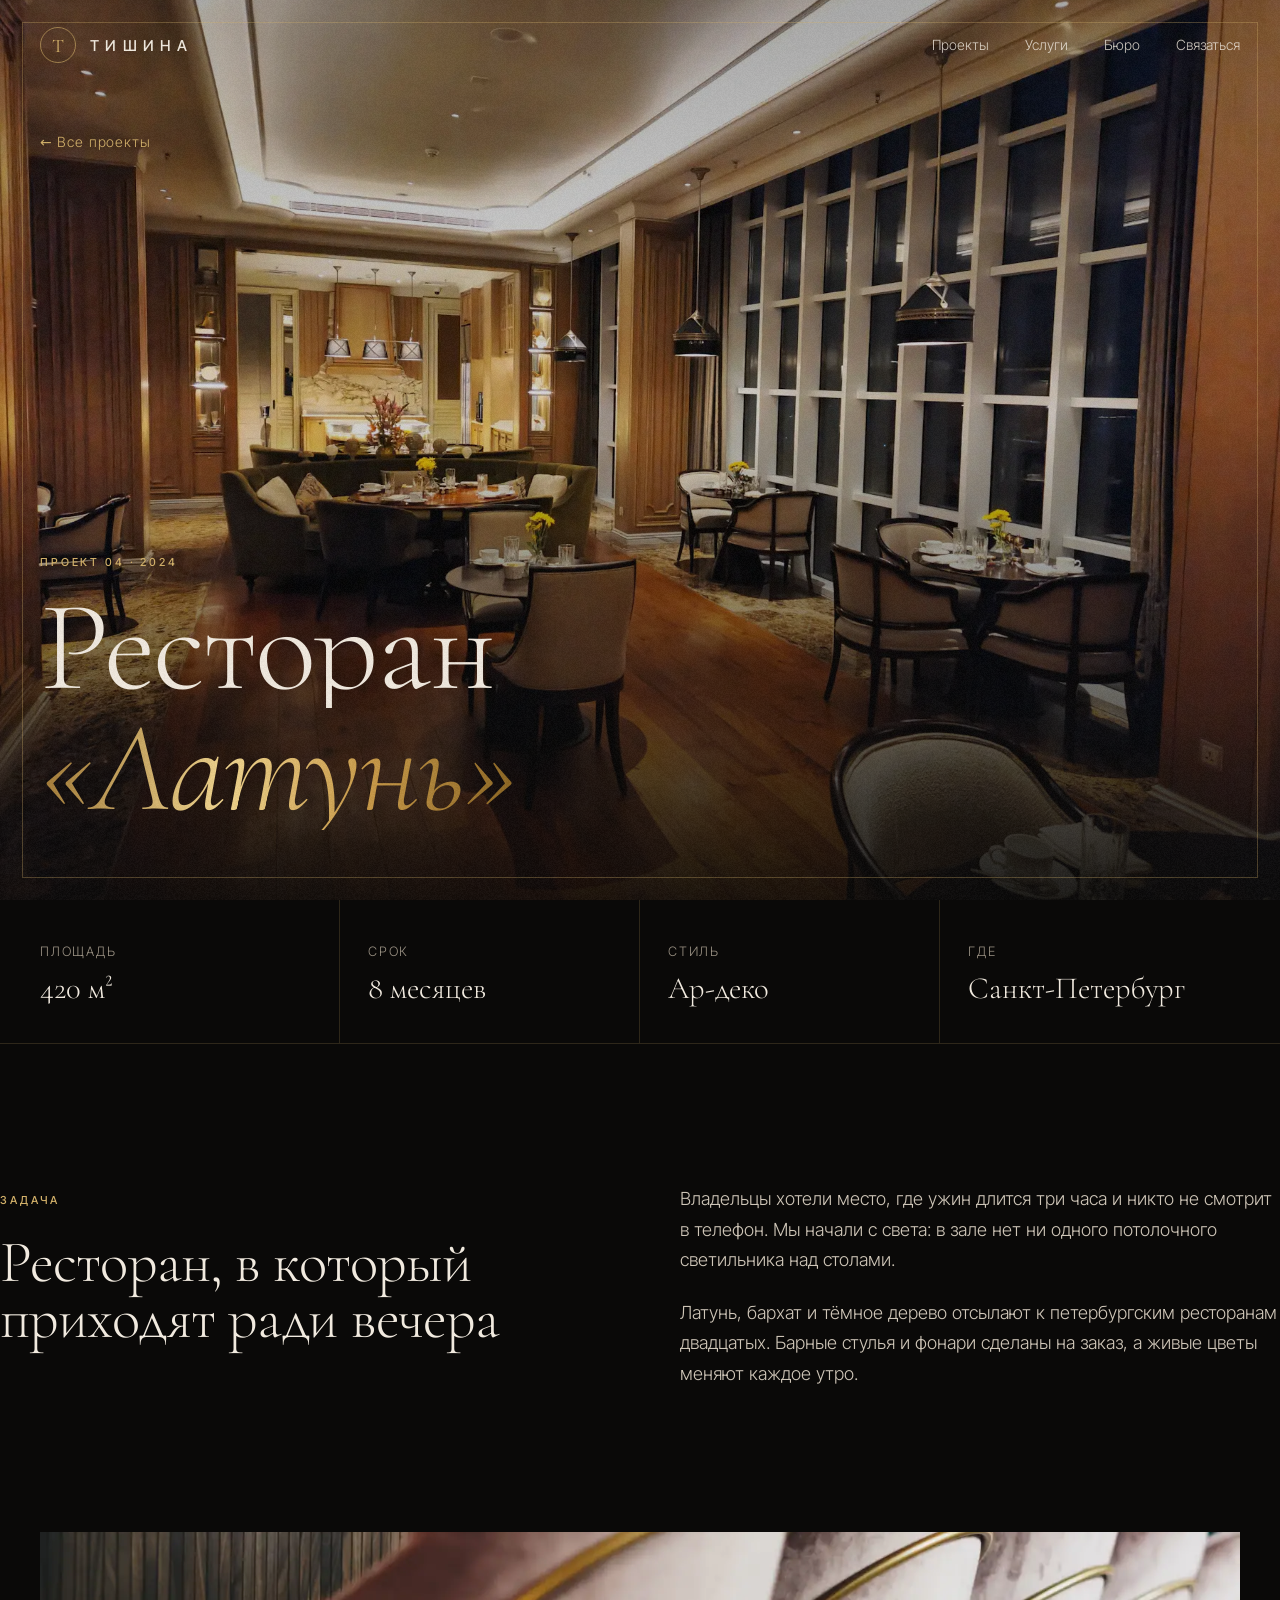
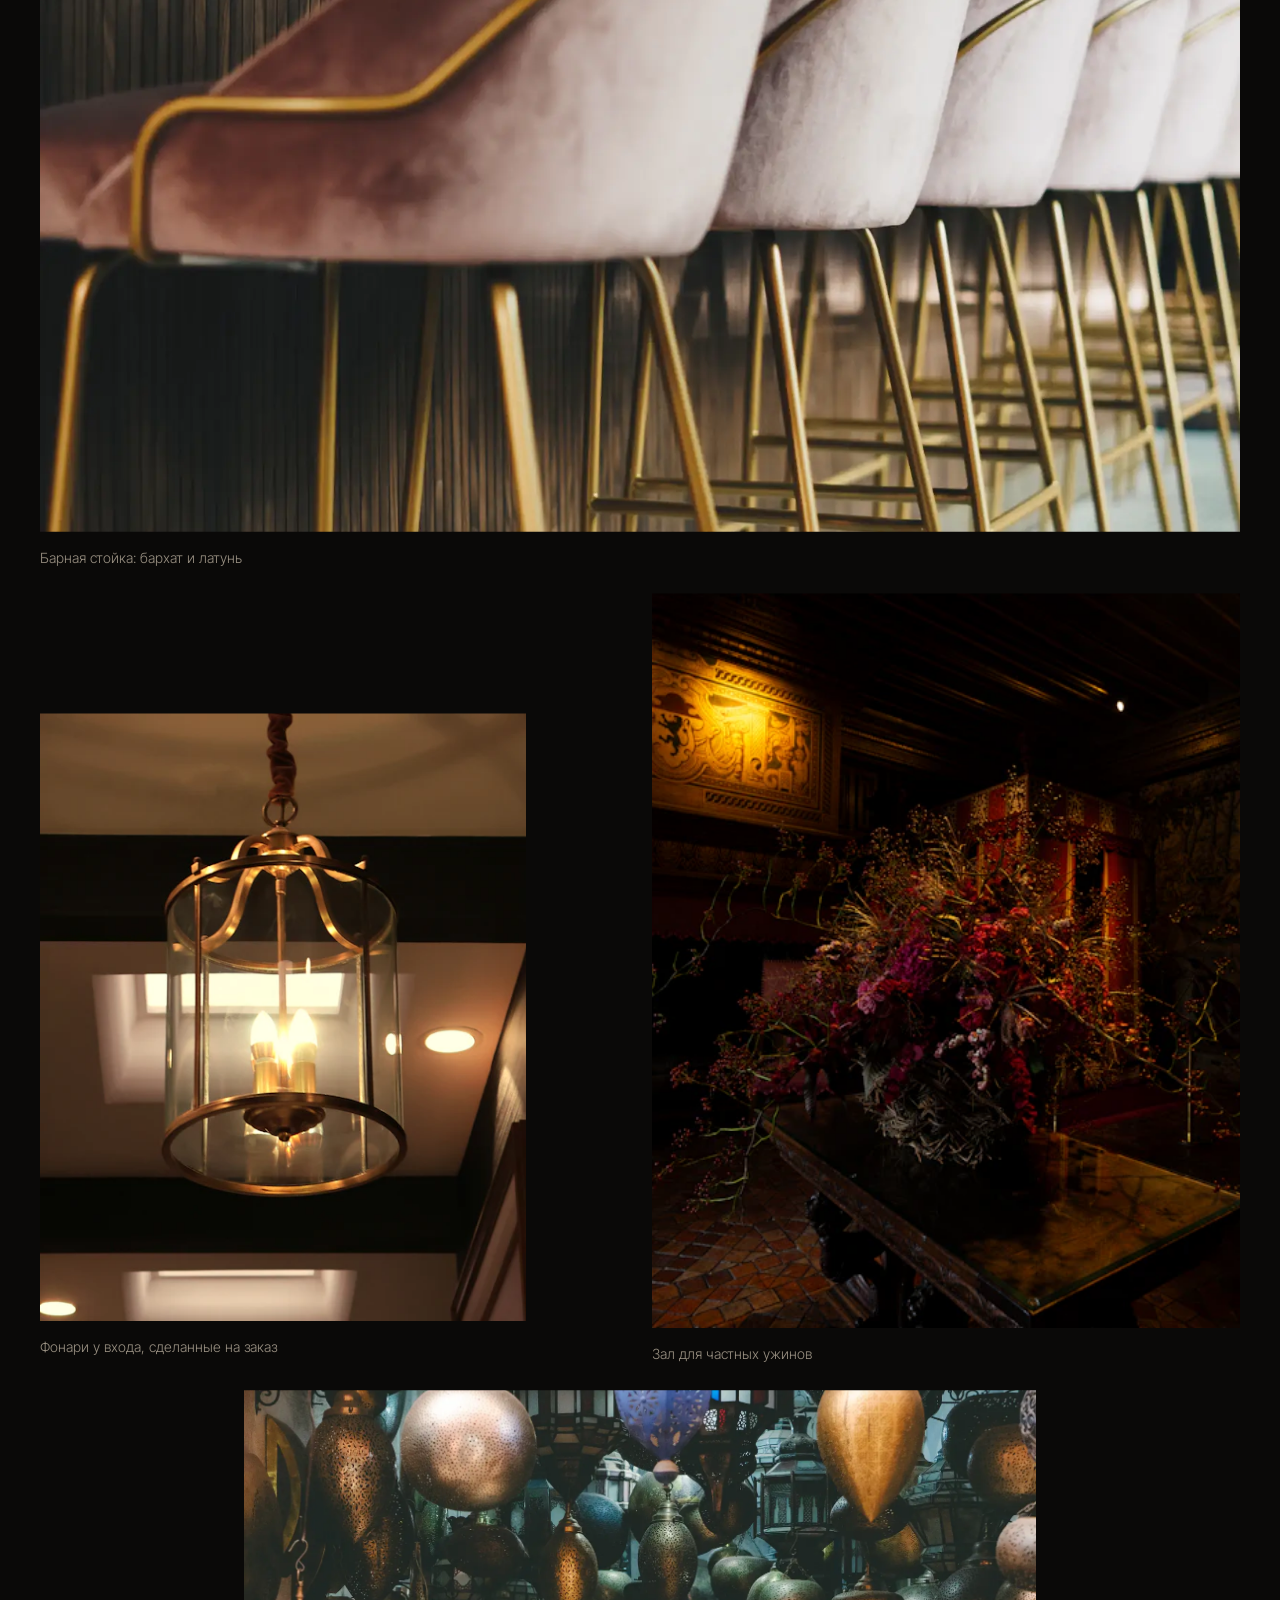
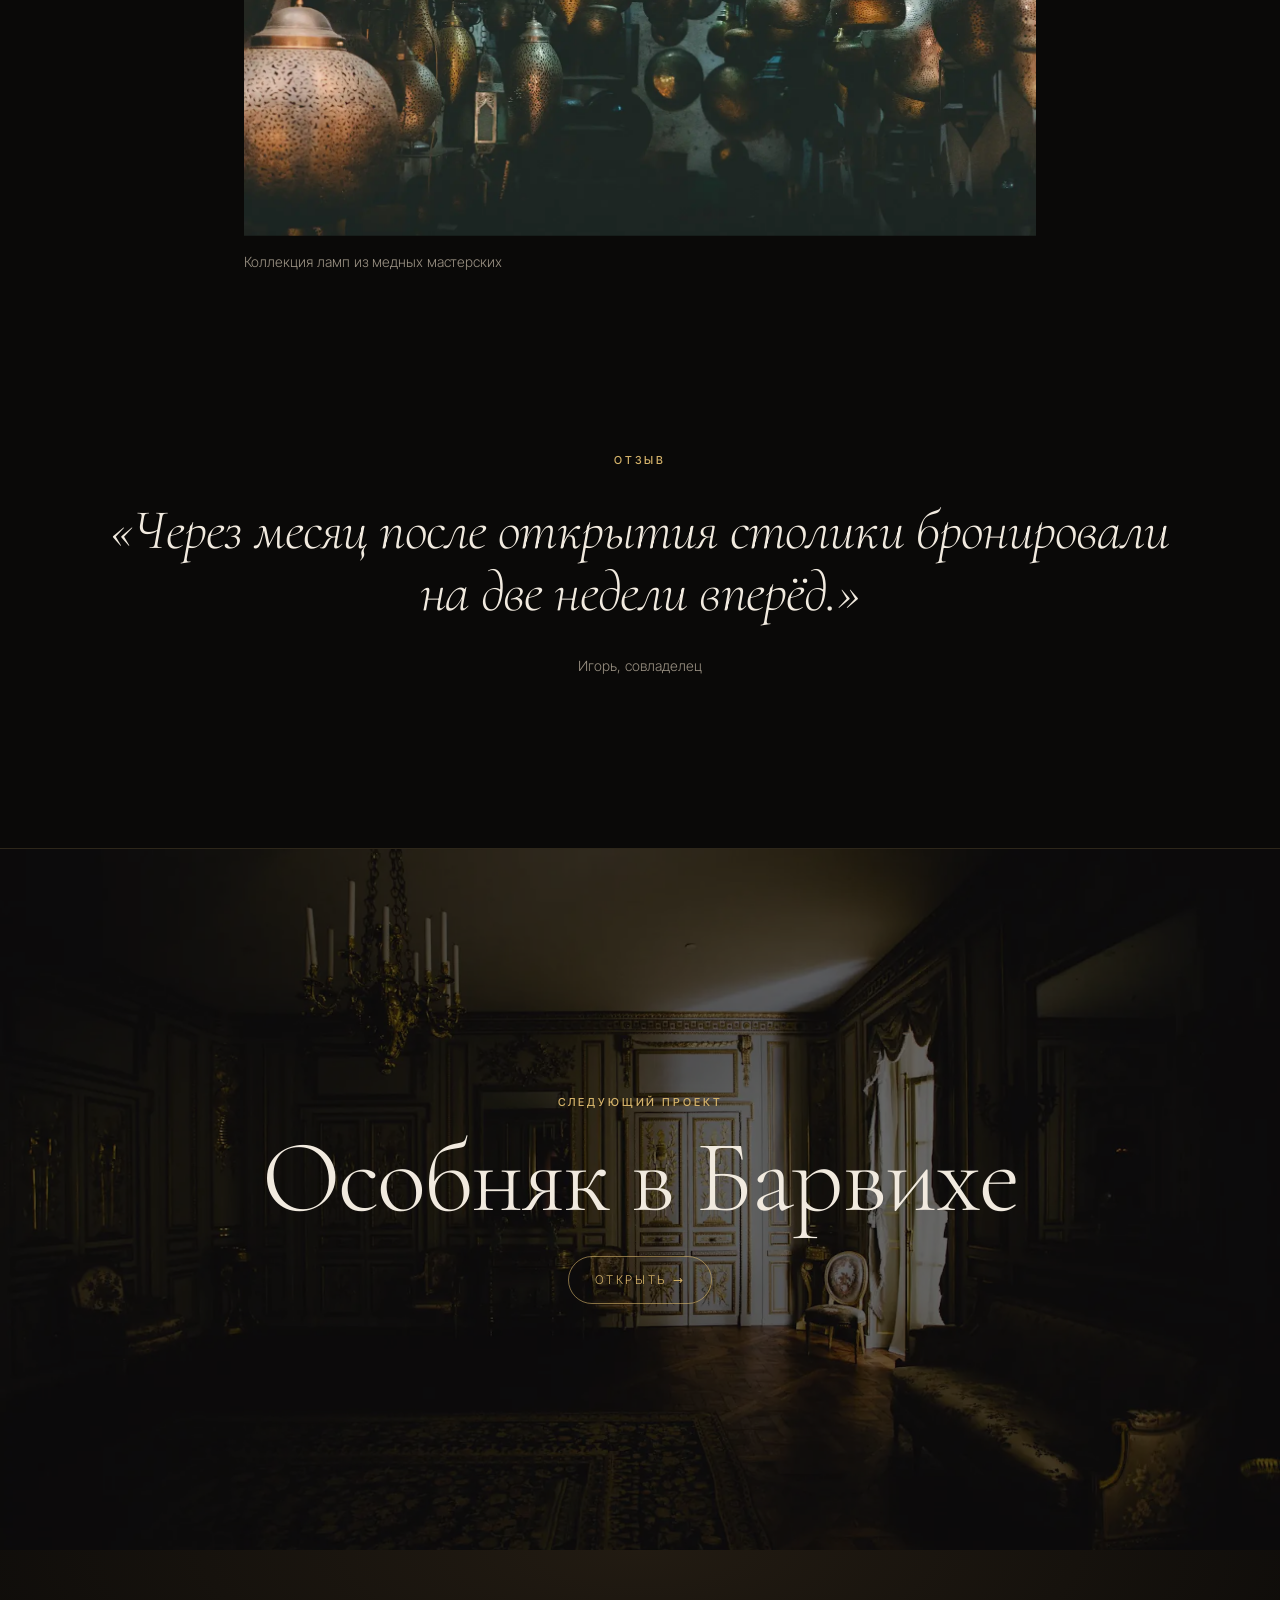
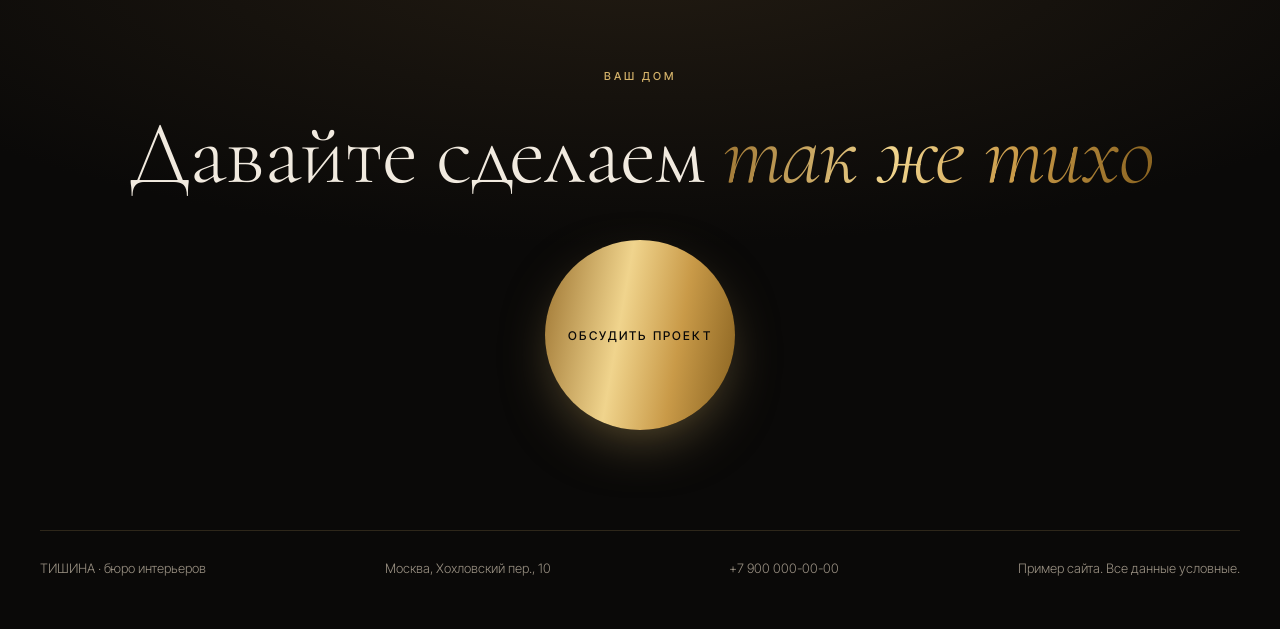
<file: tishina/restoran.html>
<!doctype html>
<html lang="ru">
<head>
<meta charset="utf-8">
<meta name="viewport" content="width=device-width, initial-scale=1">
<title>Ресторан «Латунь» — ТИШИНА, бюро интерьеров</title>
<meta name="description" content="Ресторан «Латунь»: ар-деко, 420 м², 8 месяцев. Проект бюро интерьеров ТИШИНА.">
<meta name="theme-color" content="#0a0908">
<link rel="preload" href="fonts/4f4a825379.woff2" as="font" type="font/woff2" crossorigin><link rel="preload" href="fonts/d796a5a445.woff2" as="font" type="font/woff2" crossorigin>
<link rel="icon" href="data:image/svg+xml,%3Csvg xmlns='http://www.w3.org/2000/svg' viewBox='0 0 64 64'%3E%3Crect width='64' height='64' rx='32' fill='%230a0908'/%3E%3Ccircle cx='32' cy='32' r='27' fill='none' stroke='%23d4b26a' stroke-width='2'/%3E%3Ctext x='32' y='43' font-family='Georgia' font-size='30' text-anchor='middle' fill='%23d4b26a'%3EТ%3C/text%3E%3C/svg%3E">
<style>
@font-face {
  font-family: 'Cormorant Garamond';
  font-style: italic;
  font-weight: 300;
  font-display: swap;
  src: url(fonts/034e3f1d96.woff2) format('woff2');
  unicode-range: U+0301, U+0400-045F, U+0490-0491, U+04B0-04B1, U+2116;
}
@font-face {
  font-family: 'Cormorant Garamond';
  font-style: italic;
  font-weight: 300;
  font-display: swap;
  src: url(fonts/25e3098244.woff2) format('woff2');
  unicode-range: U+0000-00FF, U+0131, U+0152-0153, U+02BB-02BC, U+02C6, U+02DA, U+02DC, U+0304, U+0308, U+0329, U+2000-206F, U+20AC, U+2122, U+2191, U+2193, U+2212, U+2215, U+FEFF, U+FFFD;
}
@font-face {
  font-family: 'Cormorant Garamond';
  font-style: italic;
  font-weight: 400;
  font-display: swap;
  src: url(fonts/034e3f1d96.woff2) format('woff2');
  unicode-range: U+0301, U+0400-045F, U+0490-0491, U+04B0-04B1, U+2116;
}
@font-face {
  font-family: 'Cormorant Garamond';
  font-style: italic;
  font-weight: 400;
  font-display: swap;
  src: url(fonts/25e3098244.woff2) format('woff2');
  unicode-range: U+0000-00FF, U+0131, U+0152-0153, U+02BB-02BC, U+02C6, U+02DA, U+02DC, U+0304, U+0308, U+0329, U+2000-206F, U+20AC, U+2122, U+2191, U+2193, U+2212, U+2215, U+FEFF, U+FFFD;
}
@font-face {
  font-family: 'Cormorant Garamond';
  font-style: italic;
  font-weight: 500;
  font-display: swap;
  src: url(fonts/034e3f1d96.woff2) format('woff2');
  unicode-range: U+0301, U+0400-045F, U+0490-0491, U+04B0-04B1, U+2116;
}
@font-face {
  font-family: 'Cormorant Garamond';
  font-style: italic;
  font-weight: 500;
  font-display: swap;
  src: url(fonts/25e3098244.woff2) format('woff2');
  unicode-range: U+0000-00FF, U+0131, U+0152-0153, U+02BB-02BC, U+02C6, U+02DA, U+02DC, U+0304, U+0308, U+0329, U+2000-206F, U+20AC, U+2122, U+2191, U+2193, U+2212, U+2215, U+FEFF, U+FFFD;
}
@font-face {
  font-family: 'Cormorant Garamond';
  font-style: normal;
  font-weight: 300;
  font-display: swap;
  src: url(fonts/4f4a825379.woff2) format('woff2');
  unicode-range: U+0301, U+0400-045F, U+0490-0491, U+04B0-04B1, U+2116;
}
@font-face {
  font-family: 'Cormorant Garamond';
  font-style: normal;
  font-weight: 300;
  font-display: swap;
  src: url(fonts/2fed1d1b2e.woff2) format('woff2');
  unicode-range: U+0000-00FF, U+0131, U+0152-0153, U+02BB-02BC, U+02C6, U+02DA, U+02DC, U+0304, U+0308, U+0329, U+2000-206F, U+20AC, U+2122, U+2191, U+2193, U+2212, U+2215, U+FEFF, U+FFFD;
}
@font-face {
  font-family: 'Cormorant Garamond';
  font-style: normal;
  font-weight: 400;
  font-display: swap;
  src: url(fonts/4f4a825379.woff2) format('woff2');
  unicode-range: U+0301, U+0400-045F, U+0490-0491, U+04B0-04B1, U+2116;
}
@font-face {
  font-family: 'Cormorant Garamond';
  font-style: normal;
  font-weight: 400;
  font-display: swap;
  src: url(fonts/2fed1d1b2e.woff2) format('woff2');
  unicode-range: U+0000-00FF, U+0131, U+0152-0153, U+02BB-02BC, U+02C6, U+02DA, U+02DC, U+0304, U+0308, U+0329, U+2000-206F, U+20AC, U+2122, U+2191, U+2193, U+2212, U+2215, U+FEFF, U+FFFD;
}
@font-face {
  font-family: 'Cormorant Garamond';
  font-style: normal;
  font-weight: 500;
  font-display: swap;
  src: url(fonts/4f4a825379.woff2) format('woff2');
  unicode-range: U+0301, U+0400-045F, U+0490-0491, U+04B0-04B1, U+2116;
}
@font-face {
  font-family: 'Cormorant Garamond';
  font-style: normal;
  font-weight: 500;
  font-display: swap;
  src: url(fonts/2fed1d1b2e.woff2) format('woff2');
  unicode-range: U+0000-00FF, U+0131, U+0152-0153, U+02BB-02BC, U+02C6, U+02DA, U+02DC, U+0304, U+0308, U+0329, U+2000-206F, U+20AC, U+2122, U+2191, U+2193, U+2212, U+2215, U+FEFF, U+FFFD;
}
@font-face {
  font-family: 'Inter Tight';
  font-style: normal;
  font-weight: 200;
  font-display: swap;
  src: url(fonts/d796a5a445.woff2) format('woff2');
  unicode-range: U+0301, U+0400-045F, U+0490-0491, U+04B0-04B1, U+2116;
}
@font-face {
  font-family: 'Inter Tight';
  font-style: normal;
  font-weight: 200;
  font-display: swap;
  src: url(fonts/1bf6b305a1.woff2) format('woff2');
  unicode-range: U+0000-00FF, U+0131, U+0152-0153, U+02BB-02BC, U+02C6, U+02DA, U+02DC, U+0304, U+0308, U+0329, U+2000-206F, U+20AC, U+2122, U+2191, U+2193, U+2212, U+2215, U+FEFF, U+FFFD;
}
@font-face {
  font-family: 'Inter Tight';
  font-style: normal;
  font-weight: 300;
  font-display: swap;
  src: url(fonts/d796a5a445.woff2) format('woff2');
  unicode-range: U+0301, U+0400-045F, U+0490-0491, U+04B0-04B1, U+2116;
}
@font-face {
  font-family: 'Inter Tight';
  font-style: normal;
  font-weight: 300;
  font-display: swap;
  src: url(fonts/1bf6b305a1.woff2) format('woff2');
  unicode-range: U+0000-00FF, U+0131, U+0152-0153, U+02BB-02BC, U+02C6, U+02DA, U+02DC, U+0304, U+0308, U+0329, U+2000-206F, U+20AC, U+2122, U+2191, U+2193, U+2212, U+2215, U+FEFF, U+FFFD;
}
@font-face {
  font-family: 'Inter Tight';
  font-style: normal;
  font-weight: 400;
  font-display: swap;
  src: url(fonts/d796a5a445.woff2) format('woff2');
  unicode-range: U+0301, U+0400-045F, U+0490-0491, U+04B0-04B1, U+2116;
}
@font-face {
  font-family: 'Inter Tight';
  font-style: normal;
  font-weight: 400;
  font-display: swap;
  src: url(fonts/1bf6b305a1.woff2) format('woff2');
  unicode-range: U+0000-00FF, U+0131, U+0152-0153, U+02BB-02BC, U+02C6, U+02DA, U+02DC, U+0304, U+0308, U+0329, U+2000-206F, U+20AC, U+2122, U+2191, U+2193, U+2212, U+2215, U+FEFF, U+FFFD;
}
@font-face {
  font-family: 'Inter Tight';
  font-style: normal;
  font-weight: 500;
  font-display: swap;
  src: url(fonts/d796a5a445.woff2) format('woff2');
  unicode-range: U+0301, U+0400-045F, U+0490-0491, U+04B0-04B1, U+2116;
}
@font-face {
  font-family: 'Inter Tight';
  font-style: normal;
  font-weight: 500;
  font-display: swap;
  src: url(fonts/1bf6b305a1.woff2) format('woff2');
  unicode-range: U+0000-00FF, U+0131, U+0152-0153, U+02BB-02BC, U+02C6, U+02DA, U+02DC, U+0304, U+0308, U+0329, U+2000-206F, U+20AC, U+2122, U+2191, U+2193, U+2212, U+2215, U+FEFF, U+FFFD;
}
@font-face {
  font-family: 'Inter Tight';
  font-style: normal;
  font-weight: 600;
  font-display: swap;
  src: url(fonts/d796a5a445.woff2) format('woff2');
  unicode-range: U+0301, U+0400-045F, U+0490-0491, U+04B0-04B1, U+2116;
}
@font-face {
  font-family: 'Inter Tight';
  font-style: normal;
  font-weight: 600;
  font-display: swap;
  src: url(fonts/1bf6b305a1.woff2) format('woff2');
  unicode-range: U+0000-00FF, U+0131, U+0152-0153, U+02BB-02BC, U+02C6, U+02DA, U+02DC, U+0304, U+0308, U+0329, U+2000-206F, U+20AC, U+2122, U+2191, U+2193, U+2212, U+2215, U+FEFF, U+FFFD;
}
</style>
<link rel="stylesheet" href="proekt.css">
</head>
<body>
<header><div class="w nav"><a class="logo" href="index.html">ТИШИНА</a><nav><a href="index.html#proekty">Проекты</a><a href="index.html#uslugi">Услуги</a><a href="index.html#byuro">Бюро</a><a href="index.html#kontakt">Связаться</a></nav></div></header>
<main>
<section class="top">
  <picture><source media="(max-width:699px) and (orientation:portrait)" srcset="img/l_rest_hero_mob.webp" width="760" height="1350"><img src="img/l_rest_hero_1800.webp" srcset="img/l_rest_hero_1000.webp 1000w, img/l_rest_hero_1800.webp 1800w" sizes="100vw" width="1800" height="1125" alt="Ресторан «Латунь»" fetchpriority="high" style="view-transition-name:p-rest"></picture>
  <div class="w">
    <a class="nazad" href="index.html#proekty">← Все проекты</a>
    <span class="lbl">Проект 04 · 2024</span>
    <h1><span class="ln"><span>Ресторан</span></span><span class="ln"><span><i class="s">«Латунь»</i></span></span></h1>
  </div>
</section>
<section class="w fakty">
  <div><span>Площадь</span><b>420 м²</b></div><div><span>Срок</span><b>8 месяцев</b></div><div><span>Стиль</span><b>Ар-деко</b></div><div><span>Где</span><b>Санкт-Петербург</b></div>
</section>
<section class="w ist">
  <div class="rv"><span class="lbl">Задача</span><h2>Ресторан, в который приходят ради вечера</h2></div>
  <div class="rv"><p>Владельцы хотели место, где ужин длится три часа и никто не смотрит в телефон. Мы начали с света: в зале нет ни одного потолочного светильника над столами.</p><p>Латунь, бархат и тёмное дерево отсылают к петербургским ресторанам двадцатых. Барные стулья и фонари сделаны на заказ, а живые цветы меняют каждое утро.</p></div>
</section>
<section class="w gal">
    <figure class="rv"><div class="zan"><img loading="lazy" decoding="async" src="img/l_rest_stulya_1600.webp" srcset="img/l_rest_stulya_800.webp 800w, img/l_rest_stulya_1600.webp 1600w" sizes="(max-width:900px) 260px, 1280px" width="1600" height="1000" alt="Барная стойка: бархат и латунь"></div><figcaption>Барная стойка: бархат и латунь</figcaption></figure>
    <figure class="rv"><div class="zan"><img loading="lazy" decoding="async" src="img/l_rest_fonar_1600.webp" srcset="img/l_rest_fonar_800.webp 800w, img/l_rest_fonar_1600.webp 1600w" sizes="(max-width:900px) 260px, 640px" width="1600" height="1000" alt="Фонари у входа, сделанные на заказ"></div><figcaption>Фонари у входа, сделанные на заказ</figcaption></figure>
    <figure class="rv"><div class="zan"><img loading="lazy" decoding="async" src="img/l_rest_cvety_1600.webp" srcset="img/l_rest_cvety_800.webp 800w, img/l_rest_cvety_1600.webp 1600w" sizes="(max-width:900px) 260px, 640px" width="1600" height="1000" alt="Зал для частных ужинов"></div><figcaption>Зал для частных ужинов</figcaption></figure>
    <figure class="rv"><div class="zan"><img loading="lazy" decoding="async" src="img/l_rest_lampy_1600.webp" srcset="img/l_rest_lampy_800.webp 800w, img/l_rest_lampy_1600.webp 1600w" sizes="(max-width:900px) 260px, 1280px" width="1600" height="1000" alt="Коллекция ламп из медных мастерских"></div><figcaption>Коллекция ламп из медных мастерских</figcaption></figure>
</section>
<section class="w otz"><span class="lbl rv">Отзыв</span><blockquote class="rv">«Через месяц после открытия столики бронировали на две недели вперёд.»</blockquote><cite class="rv">Игорь, совладелец</cite></section>
<a class="next" href="osobnyak.html"><picture><source media="(max-width:699px) and (orientation:portrait)" srcset="img/l_osob_hero_mob.webp"><img loading="lazy" decoding="async" src="img/l_osob_hero_1600.webp" srcset="img/l_osob_hero_1000.webp 1000w, img/l_osob_hero_1600.webp 1600w" sizes="100vw" width="1600" height="1000" alt="Особняк в Барвихе"></picture><div class="w"><span class="lbl">Следующий проект</span><h2>Особняк в Барвихе</h2><span class="str">Открыть →</span></div></a>
</main>
<footer><div class="w"><span class="lbl">Ваш дом</span><h2 style="margin-top:22px">Давайте сделаем <i class="s">так же тихо</i></h2><a class="zv" href="index.html#kontakt">Обсудить проект</a>
<div class="niz"><span>ТИШИНА · бюро интерьеров</span><span>Москва, Хохловский пер., 10</span><span>+7 900 000-00-00</span><span>Пример сайта. Все данные условные.</span></div></div></footer>
<script>
(()=>{const hd=document.querySelector('header');let ly=scrollY,t=false;
addEventListener('scroll',()=>{if(t)return;t=true;requestAnimationFrame(()=>{const y=scrollY;hd.classList.toggle('sc',y>40);hd.classList.toggle('skr',y>ly&&y>innerHeight*.5);ly=y;t=false})},{passive:true});
const io=new IntersectionObserver(es=>es.forEach(e=>{if(e.isIntersecting){e.target.classList.add('on');io.unobserve(e.target)}}),{rootMargin:'0px 0px -10% 0px'});
document.querySelectorAll('.rv,.zan').forEach(el=>io.observe(el));})();
</script>
</body>
</html>
</file>
<file: tishina/proekt.css>
@view-transition{navigation:auto}
::view-transition-old(root),::view-transition-new(root){animation-duration:.55s}
:root{--bg:#0a0908;--bg2:#12100e;--ink:#f1eadf;--mut:#9a9183;--sand:#d4b26a;--line:rgba(212,178,106,.18);--gold:linear-gradient(100deg,#9c7330 0%,#f0d48d 40%,#c99a48 68%,#87611f 100%)}
*{box-sizing:border-box}html{scroll-behavior:smooth}html,body{overflow-x:clip}
body{margin:0;background:var(--bg);color:var(--ink);font:300 17px/1.7 "Inter Tight",system-ui,sans-serif;-webkit-font-smoothing:antialiased}
body:after{content:"";position:fixed;inset:0;z-index:70;pointer-events:none;background:url(img/zerno.png);opacity:.35;transform:translateZ(0)}
::selection{background:#d4b26a;color:#0a0908}
img{display:block;max-width:100%;height:auto}a{color:inherit;text-decoration:none}
.w{max-width:1360px;margin:0 auto;padding:0 40px}
h1,h2,blockquote{font-family:"Cormorant Garamond",Georgia,serif;font-weight:300;letter-spacing:-.015em;line-height:.95;margin:0}
i.s{font-style:italic;background:var(--gold);-webkit-background-clip:text;background-clip:text;color:transparent}
.lbl{font:500 11px "Inter Tight",sans-serif;letter-spacing:.26em;text-transform:uppercase;color:var(--sand)}
header{position:fixed;inset:0 0 auto;z-index:50;transition:transform .45s cubic-bezier(.2,.8,.1,1)}
header:before{content:"";position:absolute;inset:0;background:rgba(10,9,8,.94);border-bottom:1px solid var(--line);opacity:0;transition:opacity .35s}
header.sc:before{opacity:1}header.skr{transform:translateY(-100%)}
.nav{position:relative;display:flex;align-items:center;justify-content:space-between;height:90px}
.logo{display:inline-flex;align-items:center;gap:14px;font:500 15px "Inter Tight",sans-serif;letter-spacing:.42em}
.logo:before{content:"Т";display:grid;place-items:center;width:34px;height:34px;border:1px solid rgba(212,178,106,.6);border-radius:50%;font:400 19px/1 "Cormorant Garamond",serif;letter-spacing:0;color:var(--sand)}
.nav nav{display:flex;gap:36px;font-size:14px}
.nav nav a{opacity:.85;transition:opacity .3s}.nav nav a:hover{opacity:1;color:var(--sand)}
.top{position:relative;height:100svh;min-height:600px;overflow:hidden}
.top img{position:absolute;inset:0;width:100%;height:100%;object-fit:cover}
.top picture,.next picture{display:contents}
.top:after{content:"";position:absolute;inset:0;background:linear-gradient(0deg,rgba(10,9,8,.92),rgba(10,9,8,.15) 55%,rgba(10,9,8,.35))}
.top:before{content:"";position:absolute;inset:22px;border:1px solid rgba(212,178,106,.32);z-index:2;pointer-events:none}
.top .w{position:relative;z-index:3;height:100%;display:flex;flex-direction:column;justify-content:flex-end;padding-bottom:70px}
.nazad{align-self:flex-start;margin-bottom:auto;margin-top:130px;font-size:14px;color:var(--sand);letter-spacing:.06em}
.top h1{font-size:clamp(58px,10vw,170px);margin-top:18px}
.top .ln{display:block;overflow:hidden}.top .ln>span{display:inline-block;transform:translateY(105%);animation:up 1.3s .15s cubic-bezier(.2,.8,.1,1) forwards}
@keyframes up{to{transform:none}}
.fakty{display:grid;grid-template-columns:repeat(4,1fr);border-bottom:1px solid var(--line)}
.fakty div{padding:40px 0 36px;border-right:1px solid var(--line);padding-left:28px}.fakty div:first-child{padding-left:0}.fakty div:last-child{border-right:0}
.fakty span{display:block;color:var(--mut);font-size:13px;letter-spacing:.14em;text-transform:uppercase;margin-bottom:8px}
.fakty b{font:300 clamp(26px,2.4vw,38px) "Cormorant Garamond",serif}
.ist{display:grid;grid-template-columns:1fr 1fr;gap:80px;padding:140px 0 120px}
.ist h2{font-size:clamp(40px,4.6vw,72px);margin-top:22px}
.ist p{color:#cfc6b8;margin:0 0 22px;font-size:18px}
.gal{display:grid;grid-template-columns:repeat(12,1fr);gap:24px}
.gal figure{margin:0}
.gal figure:nth-child(1){grid-column:1/13}
.gal figure:nth-child(2){grid-column:1/6;margin-top:120px}
.gal figure:nth-child(3){grid-column:7/13}
.gal figure:nth-child(4){grid-column:3/11}
.zan{position:relative;overflow:hidden;clip-path:inset(0 0 100% 0);transition:clip-path 1.4s cubic-bezier(.77,0,.18,1)}
.zan img{width:100%;transform:scale(1.22);transition:transform 1.9s cubic-bezier(.2,.8,.1,1)}
.zan.on{clip-path:inset(0)}.zan.on img{transform:none}
.gal figure:nth-child(1) img{aspect-ratio:16/8;object-fit:cover}
.gal figure:nth-child(2) img{aspect-ratio:4/5;object-fit:cover}
.gal figure:nth-child(3) img{aspect-ratio:4/5;object-fit:cover}
.gal figure:nth-child(4) img{aspect-ratio:16/9;object-fit:cover}
figcaption{margin-top:14px;color:var(--mut);font-size:14px}
.otz{text-align:center;padding:170px 0}
.otz blockquote{font-style:italic;font-size:clamp(34px,4.4vw,68px);line-height:1.1;max-width:1100px;margin:28px auto 0}
.otz cite{display:block;margin-top:30px;font-style:normal;color:var(--mut);font-size:14px}
.next{position:relative;display:block;height:78vh;overflow:hidden;border-top:1px solid var(--line)}
.next img{position:absolute;inset:0;width:100%;height:100%;object-fit:cover;transition:transform 1.4s cubic-bezier(.2,.8,.1,1)}
.next:after{content:"";position:absolute;inset:0;background:rgba(10,9,8,.6);transition:background .6s}
.next .w{position:relative;z-index:2;height:100%;display:flex;flex-direction:column;justify-content:center;align-items:center;text-align:center}
.next h2{font-size:clamp(50px,8vw,130px);margin-top:20px}
.next .str{margin-top:30px;padding:13px 26px;border:1px solid rgba(212,178,106,.6);border-radius:40px;color:var(--sand);font-size:12px;letter-spacing:.22em;text-transform:uppercase}
@media (hover:hover){.next:hover img{transform:scale(1.05)}.next:hover:after{background:rgba(10,9,8,.45)}}
footer{padding:110px 0 50px;text-align:center;background:radial-gradient(110% 70% at 50% 0%,#221b12 0%,#0a0908 62%)}
footer h2{font-size:clamp(46px,7vw,110px)}
.zv{display:inline-grid;place-items:center;width:190px;height:190px;margin-top:44px;border-radius:50%;background:var(--gold);color:#0a0908;font:500 12px "Inter Tight",sans-serif;letter-spacing:.18em;text-transform:uppercase;box-shadow:0 20px 60px -20px rgba(212,178,106,.55);transition:transform .4s}
@media (hover:hover){.zv:hover{transform:scale(1.05)}}
.niz{display:flex;justify-content:space-between;gap:20px;flex-wrap:wrap;margin-top:100px;padding-top:26px;border-top:1px solid var(--line);font-size:13px;color:var(--mut)}
.rv{opacity:0;transform:translateY(34px);transition:opacity 1.1s cubic-bezier(.2,.8,.1,1),transform 1.1s cubic-bezier(.2,.8,.1,1)}.rv.on{opacity:1;transform:none}
@media (prefers-reduced-motion:reduce){*{animation:none!important;transition:none!important}.rv,.zan,.zan img{opacity:1;transform:none;clip-path:none}.top .ln>span{transform:none}}
@media (max-width:900px){body:after{display:none}.w{padding:0 20px}.nav{height:70px}.nav nav{display:none}
  .top:before{inset:12px}.top .w{padding-bottom:44px}.nazad{margin-top:100px}
  .fakty{grid-template-columns:1fr 1fr}.fakty div{padding:24px 0 22px 18px;border-bottom:1px solid var(--line)}.fakty div:nth-child(odd){padding-left:0}.fakty div:nth-child(2){border-right:0}
  .ist{grid-template-columns:1fr;gap:30px;padding:90px 0 70px}
  .gal{grid-template-columns:1fr;gap:34px}.gal figure:nth-child(n){grid-column:1;margin-top:0}
  .otz{padding:110px 0}.next{height:60vh}}
</file>
